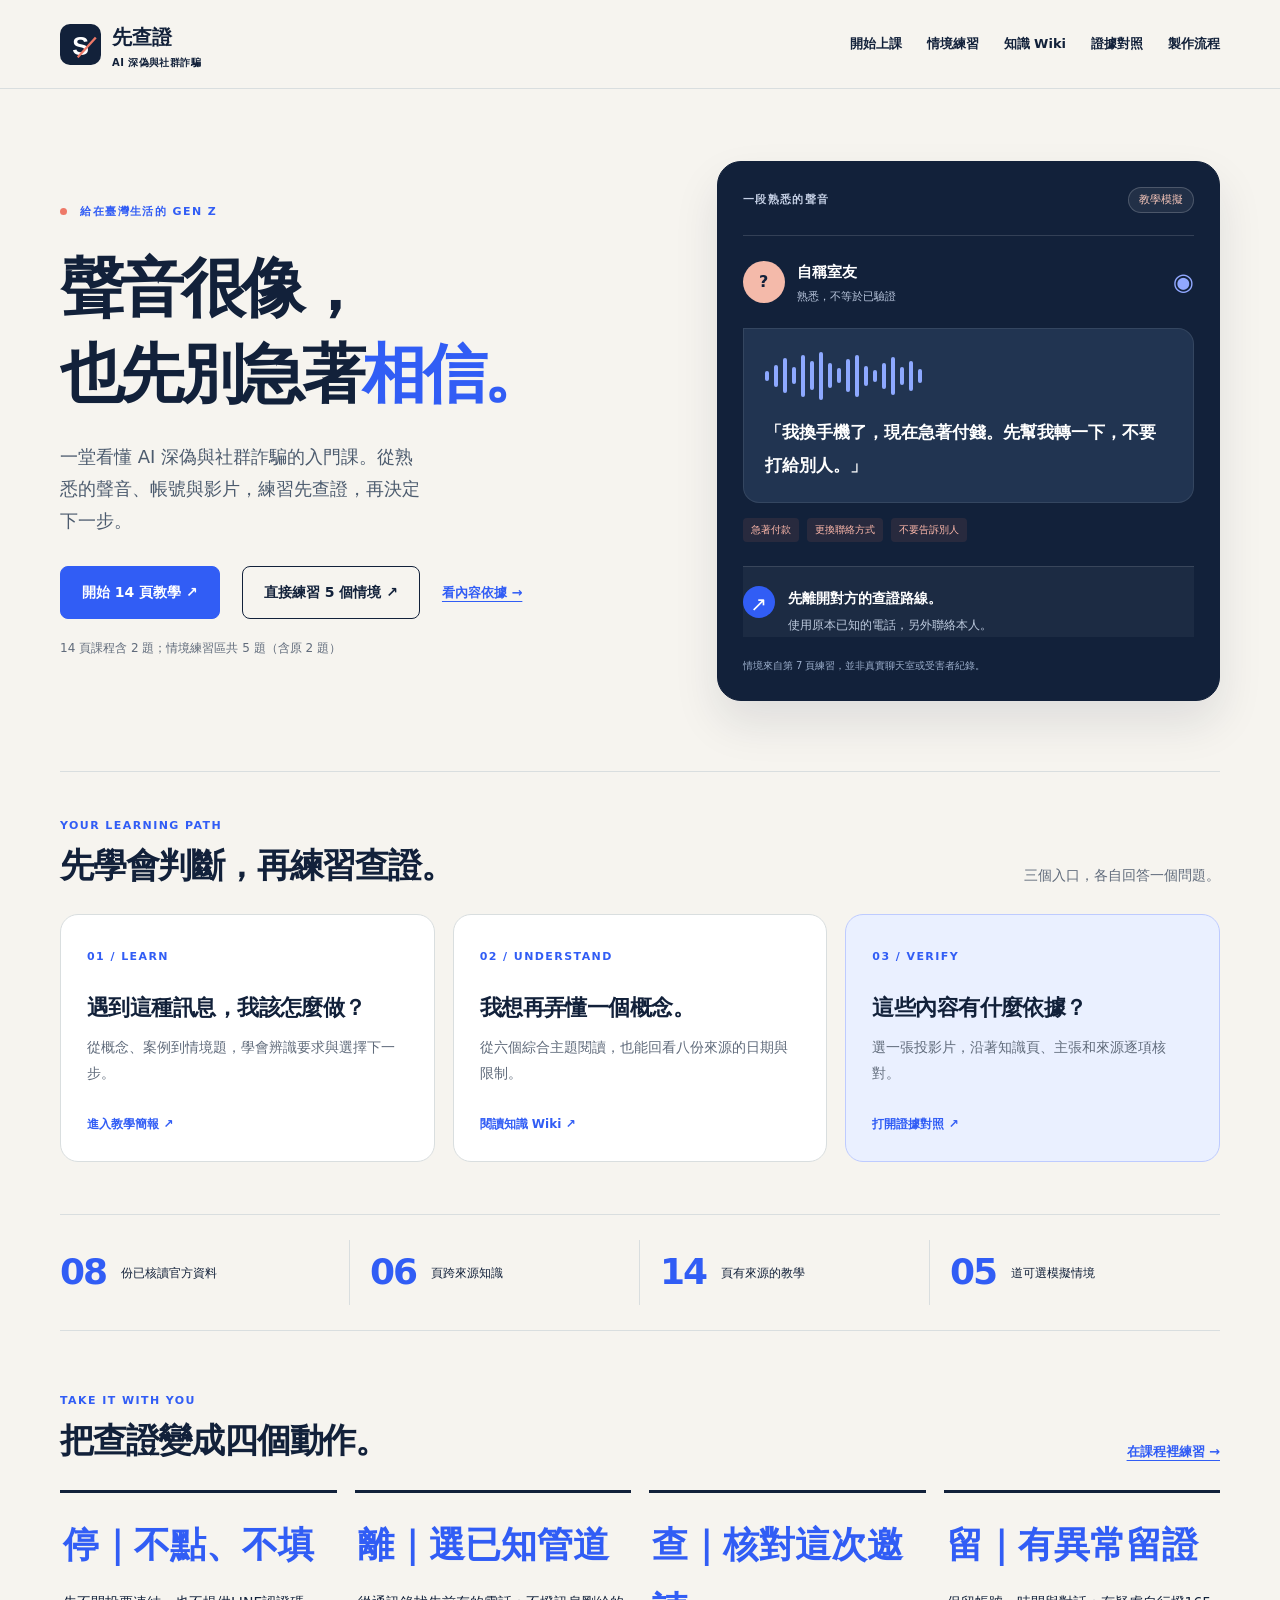
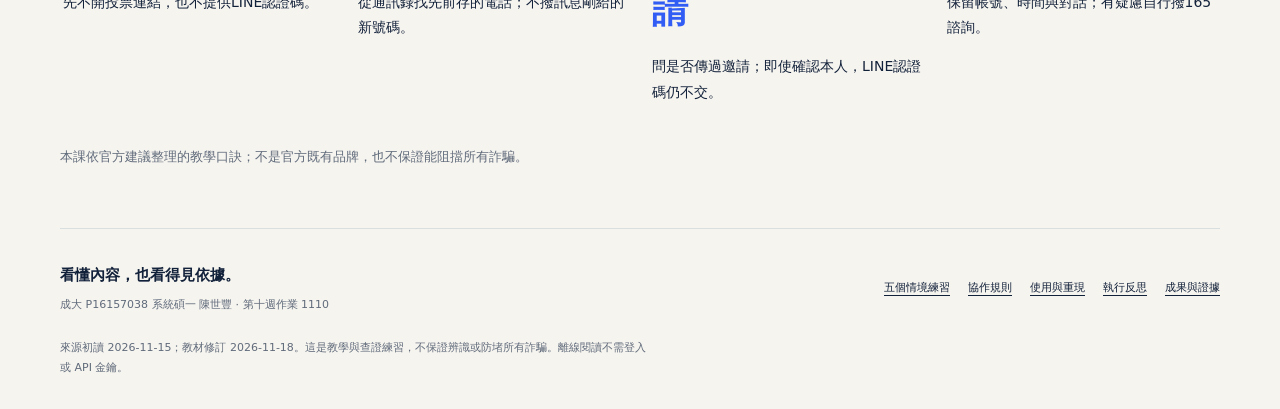
<file: index.html>
<!doctype html><html lang="zh-Hant"><head><meta charset="utf-8"><meta name="viewport" content="width=device-width,initial-scale=1"><meta name="description" content="給在臺灣生活的初學者：透過教學簡報、知識 Wiki 與逐頁證據，認識 AI 深偽和社群詐騙。"><title>先查證，再決定｜AI 深偽與社群詐騙</title><style>:root{--ink:#12213a;--paper:#f6f4ef;--blue:#315df5;--coral:#ee7968;--muted:#606b7b;--line:#d9dedf;--pale:#eaf0ff;--white:#fff;--radius:18px}
*{box-sizing:border-box}html{scroll-behavior:smooth;scroll-padding-top:110px}body{margin:0;background:var(--paper);color:var(--ink);font:16px/1.8 "Noto Sans TC","Microsoft JhengHei",system-ui,sans-serif}a{color:var(--blue);text-underline-offset:4px;overflow-wrap:anywhere}button,input,select{font:inherit}button,a,input,select,summary{touch-action:manipulation}a:focus-visible,button:focus-visible,input:focus-visible,select:focus-visible,summary:focus-visible{outline:3px solid var(--coral);outline-offset:4px}button,summary{cursor:pointer}img{max-width:100%;height:auto}h1,h2,h3,p{margin:0}h1,h2,h3{line-height:1.35}h1{font-size:clamp(38px,5vw,66px);letter-spacing:-.055em;font-weight:850}h2{font-size:clamp(26px,3vw,34px);letter-spacing:-.035em}h3{font-size:21px;letter-spacing:-.025em}p+p{margin-top:14px}code{background:#e9edf6;padding:2px 5px;border-radius:4px;font:13px/1.6 Consolas,monospace;overflow-wrap:anywhere}ul,ol{padding-left:24px}li+li{margin-top:8px}section,article,aside,div{min-width:0}[hidden]{display:none!important}.wrap{width:calc(100% - 56px);max-width:1160px;margin-inline:auto}.section{padding-block:58px;border-top:1px solid var(--line)}.section-heading{display:flex;justify-content:space-between;align-items:end;gap:28px;margin-bottom:26px}.section-heading>p{max-width:34ch;color:var(--muted);font-size:14px}.section-heading h2{margin-top:7px}.section-heading>div>p:not(.eyebrow){margin-top:10px;color:var(--muted)}.eyebrow,.tiny-label,.entry-index{font-size:11px;letter-spacing:.13em;font-weight:800}.eyebrow{color:var(--blue)}.lead{font-size:19px;line-height:1.9;max-width:66ch;color:#4c5b6e;margin-top:24px}.muted,.meta{color:var(--muted);font-size:13px}.type-label{font-size:11px;letter-spacing:.07em;font-weight:800;color:var(--blue)}.small-label{font-size:12px;color:var(--muted)}.skip-link{position:fixed;left:16px;top:10px;transform:translateY(-180%);z-index:100;background:var(--ink);color:white;padding:10px 18px;border-radius:7px}.skip-link:focus{transform:translateY(0)}
.site-header{border-bottom:1px solid var(--line);background:rgba(246,244,239,.97);position:sticky;top:0;z-index:20}.header-inner{max-width:1160px;width:calc(100% - 56px);min-height:88px;margin:auto;display:flex;align-items:center;justify-content:space-between;gap:25px}.brand{display:flex;align-items:center;gap:11px;color:var(--ink);text-decoration:none;font-size:20px;font-weight:850;white-space:nowrap}.brand small{display:block;font-size:10px;line-height:1.5;font-weight:600;letter-spacing:.04em}.brand-symbol{display:grid;place-items:center;width:41px;height:41px;background:var(--ink);border-radius:10px;color:white;font-family:Arial,sans-serif;font-size:25px;position:relative}.brand-symbol>span{position:absolute;color:var(--coral);right:2px;bottom:-3px;font-size:23px}.header-inner nav{display:flex;align-items:center;gap:25px}.header-inner nav a{color:var(--ink);font-size:13px;text-decoration:none;font-weight:700;padding-block:28px}.header-inner nav a:hover,.header-inner nav a[aria-current]{color:var(--blue)}.header-inner nav a[aria-current]{box-shadow:inset 0 -3px var(--blue)}.button{display:inline-flex;align-items:center;justify-content:center;padding:13px 21px;border:1px solid var(--ink);border-radius:8px;text-decoration:none;color:var(--ink);font-size:14px;font-weight:800;min-height:48px}.button:hover{background:var(--ink);color:white}.button-primary{background:var(--blue);border-color:var(--blue);color:white}.button-primary:hover{background:#2146ca;border-color:#2146ca}.button-small{padding:9px 15px;min-height:41px}.text-link,.subtle-link{font-weight:700;font-size:13px}.subtle-link{font-size:12px}.actions{display:flex;flex-wrap:wrap;gap:22px;align-items:center;margin-block:28px 19px}.status-dot{display:inline-block;width:7px;height:7px;background:var(--coral);border-radius:50%;margin-right:8px}
.home-hero{display:grid;grid-template-columns:1.08fr .92fr;align-items:center;gap:66px;padding-block:72px 70px}.hero-copy h1{margin-block:23px}.hero-copy h1>span{color:var(--blue)}.hero-lead{font-size:18px;color:#4c5b6e;max-width:32ch}.hero-note{font-size:12px;color:var(--muted)}.signal-demo{background:var(--ink);color:white;border-radius:24px;padding:25px;box-shadow:0 22px 45px #12213a1a;border:1px solid #12213a;position:relative}.demo-top{display:flex;align-items:center;justify-content:space-between;gap:12px;color:#c4cfe4;padding-bottom:22px;border-bottom:1px solid #ffffff24}.demo-chip{background:#ffffff12;border:1px solid #ffffff30;color:#f5c5b9;border-radius:30px;padding:2px 10px;font-size:11px}.contact-row{display:flex;align-items:center;gap:12px;padding-block:22px}.avatar{display:grid;place-items:center;background:#f4baaa;width:42px;height:42px;border-radius:50%;color:var(--ink);font-weight:900}.contact-row b{font-size:15px}.contact-row div>span{display:block;font-size:11px;color:#b8c5dc}.voice-mark{margin-left:auto;color:#91a8ff;font-size:24px}.voice-bubble{background:#213451;border:1px solid #ffffff16;border-radius:0 16px 16px;padding:21px}.voice-bubble p{font-size:17px;font-weight:600;line-height:1.9}.wave{display:flex;align-items:center;gap:5px;min-height:51px;margin-bottom:15px}.wave i{display:block;width:4px;height:var(--bar);background:#8da8ff;border-radius:4px}.signal-flags{display:flex;gap:8px;flex-wrap:wrap;margin-top:15px}.signal-flags span{background:#ee796819;color:#ffb9ab;font-size:10px;padding:3px 8px;border-radius:4px}.demo-answer{display:flex;align-items:flex-start;gap:13px;background:#ffffff0b;border-top:1px solid #ffffff20;margin-top:24px;padding:19px 0 0}.demo-answer>span{display:grid;place-items:center;background:var(--blue);font-size:20px;width:32px;height:32px;border-radius:50%;flex-shrink:0}.demo-answer p{font-size:12px;color:#bfcce0}.demo-answer b{display:block;color:white;font-size:14px;margin-bottom:4px}.demo-caption{font-size:10px;color:#9baecb;margin-top:20px}.learning-route{padding-block:44px 52px;border-top:1px solid var(--line)}.entry-grid{display:grid;grid-template-columns:repeat(3,1fr);gap:18px}.entry-card{border:1px solid var(--line);border-radius:var(--radius);background:var(--white);padding:26px;text-decoration:none;color:var(--ink);transition:transform .18s,border-color .18s}.entry-card:hover{transform:translateY(-4px);border-color:var(--blue)}.entry-index{color:var(--blue)}.entry-card h3{margin-block:23px 12px;font-size:22px}.entry-card p{font-size:14px;color:var(--muted);line-height:1.85}.entry-card>b{display:block;font-size:12px;color:var(--blue);margin-top:27px}.entry-evidence{background:var(--pale);border-color:#becbff}.fact-strip{display:grid;grid-template-columns:repeat(4,1fr);border-block:1px solid var(--line);padding-block:25px}.fact-strip>div{display:flex;gap:15px;align-items:center;padding-inline:20px;border-right:1px solid var(--line)}.fact-strip>div:first-child{padding-left:0}.fact-strip>div:last-child{border:0}.fact-strip b{font-size:36px;letter-spacing:-.06em;color:var(--blue)}.fact-strip span{font-size:12px;max-width:8em;line-height:1.7}.verification-block{padding-block:60px}.verify-grid{display:grid;grid-template-columns:repeat(4,1fr);gap:18px;margin-bottom:20px}.verify-step{border-top:3px solid var(--ink);padding:20px 3px}.verify-step>span{font-size:36px;font-weight:850;color:var(--blue)}.verify-step p{margin-top:12px;font-size:14px}.site-footer{display:grid;grid-template-columns:1fr auto;gap:18px 30px;border-top:1px solid var(--line);padding-block:32px}.site-footer b{font-size:15px}.site-footer p{font-size:11px;color:var(--muted);margin-top:5px}.footer-links{display:flex;gap:18px;align-items:center;flex-wrap:wrap}.footer-links a{font-size:11px;color:var(--ink)}.footer-note{grid-column:1/-1;max-width:85ch}
.page-hero{padding-block:65px 48px}.page-hero h1{margin-top:17px}.page-hero .lead{max-width:60ch}.evidence-hero{display:grid;grid-template-columns:1fr 280px;gap:70px;align-items:center}.evidence-stamp{border:1px solid #b8c7ff;background:var(--pale);border-radius:var(--radius);padding:26px;display:flex;flex-direction:column;gap:15px}.evidence-stamp b{font-size:33px;line-height:1.55;letter-spacing:-.03em}.evidence-stamp>span:last-of-type{font-size:12px;color:var(--muted)}.requirement-grid{display:grid;grid-template-columns:repeat(3,1fr);gap:16px}.requirement-card{display:flex;flex-direction:column;align-items:start;border:1px solid var(--line);border-radius:13px;padding:23px;background:white}.requirement-card h3{margin-top:15px;font-size:19px}.requirement-card p{font-size:13px;color:var(--muted);margin-block:10px 16px}.result-line{font-size:11px;background:#edf2fa;color:#425d82;border-radius:4px;padding:3px 7px;margin-top:auto}.requirement-card>a{margin-top:16px}.trace-section{scroll-margin-top:100px}.trace-control{display:flex;gap:15px;align-items:center;background:var(--ink);border-radius:12px;padding:22px;color:white;margin-bottom:20px}.trace-control label{font-size:13px;font-weight:700;flex-shrink:0}.trace-control select{min-width:0;width:100%;padding:12px;background:white;color:var(--ink);border-radius:6px;border:1px solid #ffffff60;font-size:14px}.trace-control>span{font-size:11px;white-space:nowrap;color:#bac8df}.trace-title{background:white;border:1px solid var(--line);border-radius:13px;padding:25px}.trace-title-top{display:flex;gap:12px;align-items:center;margin-bottom:11px}.trace-title h3{font-size:27px;max-width:36ch}.trace-title>p{font-size:13px;color:var(--muted);margin-top:11px}.trace-links{display:flex;gap:15px;flex-wrap:wrap;margin-top:19px}.trace-path{display:grid;grid-template-columns:repeat(3,1fr);gap:12px;margin-block:14px}.trace-stage{padding:19px;background:#edf0f7;border-radius:9px}.trace-stage>span{font-size:10px;letter-spacing:.09em;color:var(--muted);font-weight:800}.trace-stage>b{display:block;font-size:15px;margin-top:5px}.trace-stage a{display:block;font-size:12px;margin-top:8px}.trace-subtitle{font-size:20px;margin-block:29px 16px}.trace-claims{display:grid;gap:12px}.trace-claim{background:white;border:1px solid var(--line);border-left:3px solid var(--blue);border-radius:0 10px 10px 0;padding:21px}.claim-meta{display:flex;flex-wrap:wrap;gap:12px;align-items:center}.trace-claim p{font-size:15px;line-height:1.9;margin-block:10px}.claim-location{font-size:12px;color:var(--muted)}.source-cite{display:flex;gap:12px;align-items:start;padding-top:13px;border-top:1px solid #e8ebef;margin-top:13px}.source-cite>span{font-size:11px;white-space:nowrap;color:var(--muted)}.source-cite>a{font-size:12px;font-weight:650}.query-list{display:grid;gap:13px}.query-card{border:1px solid var(--line);border-radius:11px;background:white;padding:22px}.query-card h4{font-size:16px;margin:10px 0}.query-card p{font-size:13px;color:#4c5b6e;line-height:1.9}.query-card details{margin-top:15px;font-size:12px}.query-card details p{margin-top:10px;font-size:12px}.query-card .trace-links{margin-top:13px}.id-chip{display:inline-flex;align-items:center;background:var(--pale);color:var(--blue);font:700 11px/1.6 Consolas,monospace;padding:4px 8px;border-radius:5px;text-decoration:none}.check-grid{display:grid;grid-template-columns:repeat(3,1fr);gap:17px}.check-card{display:flex;flex-direction:column;align-items:start;background:white;border:1px solid var(--line);border-radius:12px;padding:24px}.check-card h3{font-size:23px;margin-block:20px 10px}.check-card p{font-size:13px;color:var(--muted);margin-bottom:18px}.check-card time{display:block;font-size:10px;color:var(--muted);margin-top:auto;margin-bottom:10px}.record-boundary{font-size:11px;color:var(--muted);margin-top:18px;max-width:95ch}.record-details{margin-top:25px;border:1px solid var(--line);border-radius:8px;background:white}.record-details summary{padding:17px 20px;font-size:13px;font-weight:700}.table-wrap{overflow-x:auto}table{width:100%;border-collapse:collapse;font-size:12px}th,td{text-align:left;vertical-align:top;padding:14px 17px;border-top:1px solid var(--line);overflow-wrap:anywhere}th{background:#eef1f8}.test-status{font-size:10px;font-weight:800;border-radius:5px;padding:4px 8px;white-space:nowrap}.test-status.pass{background:#e7f1e9;color:#296845}.test-status.fail{background:#fde6e1;color:#9d4133}.proof-grid{display:grid;grid-template-columns:repeat(2,1fr);gap:21px}.proof-card{margin:0;background:white;border:1px solid var(--line);border-radius:12px;overflow:hidden}.proof-title{padding:18px 21px;display:flex;align-items:center;gap:12px}.proof-title>span{font-size:11px;font-weight:800;color:var(--blue)}.proof-title h3{font-size:17px}.proof-image-link{display:block;background:#e6ebf5;aspect-ratio:1.8;overflow:hidden}.proof-image-link img{display:block;width:100%;height:100%;object-fit:contain}.proof-card figcaption{padding:17px 21px;border-top:1px solid var(--line)}.proof-card figcaption b{font-size:12px}.proof-card figcaption p{font-size:10px;color:var(--muted);margin-top:8px}.proof-placeholder{display:grid;place-content:center;text-align:center;background:#edf1f8;aspect-ratio:1.8;padding:20px}.proof-placeholder span{font-size:30px;color:var(--blue)}.proof-placeholder p{font-size:12px;color:var(--muted)}.provenance-note>p{font-size:14px;color:var(--muted);margin-top:18px;max-width:90ch}.link-row{display:flex;gap:11px;flex-wrap:wrap;margin-top:25px}.link-row a{padding:8px 13px;background:white;border:1px solid var(--line);border-radius:5px;font-size:12px;text-decoration:none}
.wiki-intro{padding-block:42px 31px;display:flex;align-items:center;justify-content:space-between;gap:35px}.page-heading{font-size:34px;font-weight:850;letter-spacing:-.035em;line-height:1.4;margin-top:12px}.intro-copy{font-size:14px;color:var(--muted);max-width:63ch;margin-top:12px}.inline-callout{flex-shrink:0;padding:18px 20px;background:var(--pale);border-radius:9px;text-decoration:none;font-size:11px}.inline-callout>b{display:block;font-size:13px;margin-top:6px}.wiki-layout{display:grid;grid-template-columns:270px minmax(0,1fr);gap:26px;align-items:start;padding-bottom:50px}.wiki-sidebar{position:sticky;top:110px;background:white;border:1px solid var(--line);border-radius:13px;overflow:hidden}.sidebar-top{padding:20px 18px;border-bottom:1px solid var(--line)}.sidebar-top label{display:block;font-size:13px;font-weight:800;margin-bottom:10px}.search-box{display:flex;align-items:center;gap:7px;border:1px solid #b8c3d3;border-radius:6px;padding:7px 10px}.search-box>span{font-size:23px;line-height:1;color:var(--muted)}.search-box input{width:100%;min-width:0;border:0;background:transparent;font-size:12px;padding:4px;outline-offset:3px}.sidebar-top .meta{margin-top:9px;font-size:10px}#wiki-list{max-height:50vh;overflow:auto;padding:13px 12px}.nav-group-title{margin:9px 8px 5px;color:var(--muted);font-size:10px;font-weight:800;letter-spacing:.06em}.wiki-nav-link{display:block;padding:9px 9px;border-radius:6px;text-decoration:none;color:var(--ink);font-size:12px;line-height:1.65}.wiki-nav-link[aria-current]{color:var(--blue);background:var(--pale);font-weight:750}.wiki-nav-link:hover{background:#f0f3fa}.wiki-nav-link>span{display:block;font-size:9px;color:var(--muted);font-family:Consolas,monospace;margin-bottom:3px}.sidebar-footer{padding:15px 18px;background:#f7f8fb;border-top:1px solid var(--line)}.sidebar-footer a{font-size:10px;margin-right:12px}.sidebar-footer p{font-size:10px;color:var(--muted);margin-top:10px}.wiki-article{background:white;border:1px solid var(--line);padding:32px 35px;border-radius:13px;overflow-wrap:anywhere}.article-tools{display:flex;gap:15px;align-items:center;flex-wrap:wrap;padding-bottom:22px;border-bottom:1px solid var(--line);margin-bottom:26px}.article-tools .muted{font-size:10px}.article-tools>a{margin-left:auto;font-size:10px}.document h1{font-size:33px;line-height:1.5;letter-spacing:-.035em;margin-bottom:24px}.document h2{font-size:22px;margin-block:31px 15px}.document h3{font-size:18px;margin-block:25px 12px}.document p,.document li{font-size:14px;line-height:1.95}.document>p:first-of-type{font-size:11px;color:var(--muted)}.document>p+p{margin-top:14px}.document a{font-weight:600}.source-profile{margin-top:30px;padding:22px;background:#f2f5fb;border-radius:9px}.profile-row{display:grid;grid-template-columns:80px 1fr;gap:14px;margin-bottom:13px}.profile-row>span{font-size:11px;color:var(--muted)}.profile-row>b,.profile-row>p{font-size:12px;font-weight:500}.source-actions{display:flex;gap:17px;flex-wrap:wrap;align-items:center;margin-top:20px}.boundary{margin-top:27px;border-left:3px solid var(--coral);padding:19px 22px;background:#fff4ef}.boundary h2{font-size:18px;margin-top:6px}.boundary li{font-size:12px;line-height:1.9}.claim-section{margin-top:35px;border-top:1px solid var(--line);padding-top:28px}.claim-section h2{font-size:22px}.chip-row{display:flex;gap:6px;flex-wrap:wrap}.claim-list{list-style:none;margin:22px 0 0;padding:0}.claim-item{padding:19px 0;border-top:1px solid #e7ebf0;scroll-margin-top:118px}.claim-item>div{display:flex;gap:13px;align-items:center;flex-wrap:wrap}.claim-item p{font-size:13px;margin-block:10px}.claim-item.is-highlighted{background:#fff2e8;outline:2px solid var(--coral);border-radius:7px;padding:16px}.related-section{margin-top:27px;border-top:1px solid var(--line);padding-top:25px}.related-section h2{font-size:20px;margin-bottom:17px}.related-link{display:block;margin-top:10px;font-size:13px}
.graph-board{display:grid;grid-template-columns:repeat(3,1fr);gap:25px;align-items:start}.graph-phase{position:relative;border:1px solid var(--line);border-radius:14px;background:#eaf0fa;padding:19px}.graph-phase:nth-child(2){background:#eef0f8}.graph-phase:nth-child(3){background:#f5eee9}.graph-phase>header{display:flex;gap:11px;align-items:center;margin-bottom:23px}.graph-phase>header>span{font-size:11px;color:var(--blue);font-weight:800}.graph-phase h3{font-size:17px}.graph-phase:not(:last-child)::after{content:'→';position:absolute;right:-21px;top:21px;color:var(--blue);font-size:24px;z-index:1}.graph-node{display:flex;flex-direction:column;align-items:start;background:white;border:1px solid #d5dce9;border-radius:8px;padding:15px;text-decoration:none;color:var(--ink)}.graph-node:hover{border-color:var(--blue)}.graph-node>span{font:700 10px Consolas,monospace;color:var(--blue)}.graph-node>b{font-size:15px;margin-top:7px}.graph-node>small{font-size:10px;color:var(--muted);margin-top:5px}.graph-arrow{display:block;text-align:center;color:#97a7c0;font-size:19px;line-height:1.6}.return-lanes{display:grid;grid-template-columns:repeat(3,1fr);gap:13px;margin-top:22px}.return-lanes>a{font-size:11px;padding:13px;border:1px dashed #d2a294;color:#8e4a3b;border-radius:7px;text-decoration:none;background:#fff7f0}.return-lanes span{font-size:17px;margin-right:5px}.node-list{display:grid;gap:11px}.node-detail{border:1px solid var(--line);background:white;border-radius:9px;scroll-margin-top:110px}.node-detail>summary{padding:18px 22px;font-size:15px;font-weight:700}.node-detail>summary>span{display:inline-block;color:var(--blue);font:700 11px Consolas,monospace;margin-right:20px}.node-content{padding:0 24px 24px}.node-content dl{margin:0}.node-content dl>div{display:grid;grid-template-columns:100px 1fr;gap:15px;border-top:1px solid #e7ebf1;padding-block:12px}.node-content dt{font-size:11px;color:var(--muted)}.node-content dd{margin:0;font-size:13px}.process-pending{margin-top:15px;font-size:11px;background:#fff3e8;padding:14px;border-radius:6px}.repair-grid{display:grid;grid-template-columns:repeat(3,1fr);gap:18px}.repair-grid>article{background:white;border:1px solid var(--line);border-radius:11px;padding:23px}.repair-grid>article>span{font-size:10px;font-weight:800;color:var(--blue)}.repair-grid h3{font-size:20px;margin-block:15px}.repair-grid code{display:block;font-size:10px;margin-block:15px}.repair-grid p{font-size:13px;color:var(--muted)}.stop-rules{display:grid;grid-template-columns:1.3fr 1fr;gap:60px}.stop-rules p{font-size:13px;color:var(--muted);margin-top:17px}.stop-rules b{display:inline-block;background:var(--ink);color:white;border-radius:6px;padding:8px 13px;font-size:14px;margin:0 8px 10px 0}
@media(max-width:950px){.home-hero{gap:32px}.hero-copy h1{font-size:49px}.header-inner nav{gap:17px}.fact-strip>div{padding-inline:13px;gap:10px}.wiki-layout{grid-template-columns:230px 1fr;gap:18px}.wiki-article{padding:26px}.trace-path{gap:8px}.trace-stage{padding:15px}.evidence-hero{gap:35px;grid-template-columns:1fr 235px}.check-grid{gap:12px}.check-card{padding:19px}.entry-card{padding:22px}.return-lanes{grid-template-columns:1fr}.stop-rules{gap:30px}}
@media(max-width:720px){html{scroll-padding-top:124px}.wrap,.header-inner{width:calc(100% - 36px)}.header-inner{min-height:110px;align-items:start;flex-direction:column;gap:8px;padding-top:15px}.brand{font-size:17px}.brand-symbol{width:33px;height:33px;font-size:20px}.brand small{font-size:8px}.header-inner nav{width:100%;justify-content:space-between;gap:10px}.header-inner nav a{font-size:11px;padding-block:8px 12px}.home-hero{grid-template-columns:1fr;padding-block:36px 42px;gap:31px}.hero-copy h1{font-size:43px;letter-spacing:-.06em;line-height:1.3;margin-block:18px}.hero-lead{font-size:16px;max-width:34ch}.hero-note{font-size:10px}.actions{gap:16px;margin-top:23px}.button{font-size:12px;padding:12px 15px}.text-link{font-size:12px}.signal-demo{padding:21px;border-radius:18px}.demo-top{padding-bottom:17px}.contact-row{padding-block:17px}.voice-bubble{padding:17px}.voice-bubble p{font-size:16px}.wave{gap:5px}.wave i{width:4px}.section,.learning-route,.verification-block{padding-block:35px}.section-heading{display:block;margin-bottom:21px}.section-heading>p{margin-top:12px;max-width:40ch}.section-heading>a{display:inline-block;margin-top:14px}.section-heading h2,h2{font-size:26px}.entry-grid,.requirement-grid,.check-grid,.repair-grid,.proof-grid{grid-template-columns:1fr}.entry-card h3{margin-top:15px;font-size:22px}.entry-card>b{margin-top:18px}.fact-strip{grid-template-columns:repeat(2,1fr);gap:17px 0;padding-block:20px}.fact-strip>div{padding-inline:15px}.fact-strip>div:nth-child(2){border-right:0}.fact-strip>div:nth-child(3){padding-left:0}.fact-strip b{font-size:31px}.verify-grid{grid-template-columns:repeat(2,1fr);gap:16px}.verify-step{padding-top:13px}.verify-step>span{font-size:31px}.verify-step p{font-size:12px}.site-footer{grid-template-columns:1fr;padding-block:25px}.footer-links{gap:16px}.footer-note{grid-column:auto}.page-hero{padding-block:35px}.page-hero h1{font-size:41px}.lead{font-size:16px;margin-top:20px}.evidence-hero{grid-template-columns:1fr;gap:25px}.evidence-stamp{padding:21px;gap:10px}.evidence-stamp b{font-size:27px}.evidence-stamp b br{display:none}.requirement-card{padding:22px}.trace-control{display:block;padding:18px}.trace-control label{display:block;margin-bottom:12px}.trace-control select{display:block;font-size:12px;width:100%}.trace-control>span{display:block;margin-top:9px}.trace-title{padding:21px}.trace-title h3{font-size:24px}.trace-path{grid-template-columns:1fr}.trace-stage{padding:17px}.trace-claim{padding:18px}.trace-claim p{font-size:14px}.source-cite{display:block}.source-cite>a{display:block;margin-top:6px}.query-card{padding:19px}.check-card h3{font-size:24px}.check-card time{margin-top:10px}.record-details summary{font-size:12px;padding:16px}.proof-title{padding:17px}.proof-image-link{aspect-ratio:1.5}.provenance-note>p{font-size:13px}.wiki-intro{display:block;padding-block:29px}.page-heading{font-size:29px}.intro-copy{font-size:13px}.inline-callout{display:block;margin-top:18px;padding:14px 16px}.inline-callout>b{display:inline;margin-left:13px}.wiki-layout{grid-template-columns:1fr;gap:21px}.wiki-sidebar{position:static}.sidebar-top{padding:16px}.sidebar-top .meta{margin-top:6px}#wiki-list{max-height:200px;padding:8px 10px}.wiki-nav-link{padding:8px 9px}.sidebar-footer{padding:12px 16px}.sidebar-footer p{margin-top:6px}.wiki-article{padding:23px 20px}.article-tools{gap:11px;margin-bottom:22px;padding-bottom:18px}.article-tools>a{margin-left:0}.document h1{font-size:29px}.document h2{font-size:22px}.document p,.document li{font-size:14px}.source-profile{padding:18px}.profile-row{grid-template-columns:67px 1fr;gap:10px}.boundary{padding:17px}.claim-item>div{gap:9px}.graph-board{grid-template-columns:1fr;gap:28px}.graph-phase:not(:last-child)::after{content:'↓';right:50%;top:auto;bottom:-31px}.graph-phase{padding:19px}.return-lanes{margin-top:20px}.node-detail>summary{padding:17px;font-size:14px}.node-detail>summary>span{margin-right:13px}.node-content{padding:0 18px 20px}.node-content dl>div{grid-template-columns:77px 1fr;gap:9px}.node-content dd{font-size:12px}.stop-rules{grid-template-columns:1fr;gap:20px}th,td{padding:12px 10px;font-size:11px}}
@media(prefers-reduced-motion:reduce){html{scroll-behavior:auto}*{transition:none!important}}@media print{.site-header,.skip-link,.wiki-sidebar,.actions{display:none}.wrap{width:100%;max-width:none}.wiki-layout{display:block}.wiki-article{border:0;padding:0}.section{break-inside:avoid;padding-block:20px}.site-footer{margin-top:20px}.proof-card{break-inside:avoid}body{background:white}}
</style></head><body class="portal-page"><a class="skip-link" href="#main">跳至主要內容</a><header class="site-header"><div class="header-inner"><a class="brand" href="index.html"><span class="brand-symbol" aria-hidden="true">S<span>／</span></span><span>先查證<small>AI 深偽與社群詐騙</small></span></a><nav aria-label="主要導覽"><a href="deck.html">開始上課</a><a href="practice.html">情境練習</a><a href="wiki.html">知識 Wiki</a><a href="evidence.html">證據對照</a><a href="workflow.html">製作流程</a></nav></div></header><main id="main"><section class="home-hero wrap"><div class="hero-copy"><p class="eyebrow"><span class="status-dot"></span> 給在臺灣生活的 GEN Z</p><h1>聲音很像，<br>也先別急著<span>相信。</span></h1><p class="hero-lead">一堂看懂 AI 深偽與社群詐騙的入門課。從熟悉的聲音、帳號與影片，練習先查證，再決定下一步。</p><div class="actions"><a href="deck.html" class="button button-primary">開始 14 頁教學 ↗</a><a href="practice.html" class="button">直接練習 5 個情境 ↗</a><a href="evidence.html#slide=s06" class="text-link">看內容依據 →</a></div><p class="hero-note">14 頁課程含 2 題；情境練習區共 5 題（含原 2 題）</p></div><div class="signal-demo" aria-label="教學模擬：自稱室友的急迫轉帳訊息"><div class="demo-top"><span class="tiny-label">一段熟悉的聲音</span><span class="demo-chip">教學模擬</span></div><div class="contact-row"><span class="avatar" aria-hidden="true">?</span><div><b>自稱室友</b><span>熟悉，不等於已驗證</span></div><span class="voice-mark" aria-hidden="true">◉</span></div><div class="voice-bubble"><div class="wave" aria-hidden="true"><i style="--bar:10px"></i><i style="--bar:22px"></i><i style="--bar:35px"></i><i style="--bar:17px"></i><i style="--bar:42px"></i><i style="--bar:29px"></i><i style="--bar:48px"></i><i style="--bar:25px"></i><i style="--bar:15px"></i><i style="--bar:33px"></i><i style="--bar:42px"></i><i style="--bar:20px"></i><i style="--bar:12px"></i><i style="--bar:26px"></i><i style="--bar:38px"></i><i style="--bar:18px"></i><i style="--bar:30px"></i><i style="--bar:14px"></i></div><p>「我換手機了，現在急著付錢。先幫我轉一下，不要打給別人。」</p></div><div class="signal-flags"><span>急著付款</span><span>更換聯絡方式</span><span>不要告訴別人</span></div><div class="demo-answer"><span aria-hidden="true">↗</span><p><b>先離開對方的查證路線。</b>使用原本已知的電話，另外聯絡本人。</p></div><p class="demo-caption">情境來自第 7 頁練習，並非真實聊天室或受害者紀錄。</p></div></section><section class="wrap learning-route"><div class="section-heading"><div><p class="eyebrow">YOUR LEARNING PATH</p><h2>先學會判斷，再練習查證。</h2></div><p>三個入口，各自回答一個問題。</p></div><div class="entry-grid"><a href="deck.html" class="entry-card"><span class="entry-index">01 / LEARN</span><h3>遇到這種訊息，我該怎麼做？</h3><p>從概念、案例到情境題，學會辨識要求與選擇下一步。</p><b>進入教學簡報 ↗</b></a><a href="wiki.html" class="entry-card"><span class="entry-index">02 / UNDERSTAND</span><h3>我想再弄懂一個概念。</h3><p>從六個綜合主題閱讀，也能回看八份來源的日期與限制。</p><b>閱讀知識 Wiki ↗</b></a><a href="evidence.html" class="entry-card entry-evidence"><span class="entry-index">03 / VERIFY</span><h3>這些內容有什麼依據？</h3><p>選一張投影片，沿著知識頁、主張和來源逐項核對。</p><b>打開證據對照 ↗</b></a></div></section><section class="wrap fact-strip"><div><b>08</b><span>份已核讀官方資料</span></div><div><b>06</b><span>頁跨來源知識</span></div><div><b>14</b><span>頁有來源的教學</span></div><div><b>05</b><span>道可選模擬情境</span></div></section><section class="wrap verification-block"><div class="section-heading"><div><p class="eyebrow">TAKE IT WITH YOU</p><h2>把查證變成四個動作。</h2></div><a href="deck.html#s11" class="text-link">在課程裡練習 →</a></div><div class="verify-grid"><article class="verify-step"><span>停｜不點、不填</span><p>先不開投票連結，也不提供LINE認證碼。</p></article><article class="verify-step"><span>離｜選已知管道</span><p>從通訊錄找先前存的電話；不撥訊息剛給的新號碼。</p></article><article class="verify-step"><span>查｜核對這次邀請</span><p>問是否傳過邀請；即使確認本人，LINE認證碼仍不交。</p></article><article class="verify-step"><span>留｜有異常留證</span><p>保留帳號、時間與對話；有疑慮自行撥165諮詢。</p></article></div><p class="meta">本課依官方建議整理的教學口訣；不是官方既有品牌，也不保證能阻擋所有詐騙。</p></section></main><footer class="site-footer wrap"><div><b>看懂內容，也看得見依據。</b><p>成大 P16157038 系統碩一 陳世豐 · 第十週作業 1110</p></div><div class="footer-links"><a href="practice.html" class="">五個情境練習</a><a href="AGENTS.md" class="">協作規則</a><a href="README.md" class="">使用與重現</a><a href="reflection.md" class="">執行反思</a><a href="evidence.html" class="">成果與證據</a></div><p class="footer-note">來源初讀 2026-11-15；教材修訂 2026-11-18。這是教學與查證練習，不保證辨識或防堵所有詐騙。離線閱讀不需登入或 API 金鑰。</p></footer><script>/* Offline portal enhancements. Source and evidence JSON are embedded by the renderer. */
(() => {
  "use strict";
  const byId = (id) => document.getElementById(id);
  const read = (id) => { const n = byId(id); return n ? JSON.parse(n.textContent) : null; };
  const make = (tag, text, cls) => { const n = document.createElement(tag); if (text !== undefined) n.textContent = text; if (cls) n.className = cls; return n; };
  const anchor = (href, text, cls = "subtle-link") => { const n = make("a", text, cls); n.href = href; return n; };
  const wikiHref = (path, claim) => `wiki.html#page=${encodeURIComponent(path)}${claim ? `&claim=${encodeURIComponent(claim)}` : ""}`;
  const params = () => new URLSearchParams(location.hash.slice(1));
  const pages = read("wiki-data");
  if (pages) {
    const search = byId("wiki-search"), list = byId("wiki-list"), article = byId("wiki-article");
    let selected;
    const navigation = () => {
      const value = search.value.normalize("NFKC").toLocaleLowerCase("zh-Hant").trim();
      const matching = pages.filter((p) => [p.id, p.title, p.summary, ...p.sources, ...p.claims.map((c) => `${c.id} ${c.text}`)].join(" ").normalize("NFKC").toLocaleLowerCase("zh-Hant").includes(value));
      list.replaceChildren();
      for (const [kind, label] of [["concept", "六個綜合主題"], ["source", "逐篇官方來源"]]) {
        const group = matching.filter((p) => p.kind === kind);
        if (!group.length) continue;
        list.append(make("p", label, "nav-group-title"));
        for (const p of group) {
          const a = anchor(wikiHref(p.path), undefined, "wiki-nav-link");
          a.append(make("span", p.id), document.createTextNode(p.title));
          if (p.path === selected?.path) a.setAttribute("aria-current", "page");
          list.append(a);
        }
      }
      if (!matching.length) list.append(make("p", "沒有符合的頁面，請改用較短關鍵字。", "meta"));
      byId("wiki-result-count").textContent = `${matching.length} 頁符合，共 ${pages.length} 頁`;
    };
    const show = (shouldScroll = false) => {
      selected = pages.find((p) => p.path === params().get("page")) || pages.find((p) => p.kind === "concept");
      // HTML is compiled from local, escaped source Markdown; no user input enters it.
      article.innerHTML = selected.html;
      document.title = `${selected.title}｜知識 Wiki`;
      navigation();
      const claim = params().get("claim");
      const target = claim ? byId(`claim-${claim}`) : null;
      if (target) { target.classList.add("is-highlighted"); target.scrollIntoView({ block: "center" }); }
      else if (shouldScroll && innerWidth <= 720) article.scrollIntoView({ block: "start" });
    };
    search.addEventListener("input", navigation);
    search.addEventListener("search", navigation);
    addEventListener("hashchange", () => show(true));
    show();
  }

  const trace = read("trace-data");
  if (trace) {
    const select = byId("trace-select"), panel = byId("trace-panel");
    const draw = (id) => {
      const item = trace.find((x) => x.slide === id) || trace.find((x) => x.slide === "s06") || trace[0];
      select.value = item.slide;
      panel.replaceChildren();
      const header = make("div", undefined, "trace-title");
      const top = make("div", undefined, "trace-title-top");
      top.append(make("span", item.slide.toUpperCase(), "id-chip"), make("span", "實際教學頁面", "small-label"));
      header.append(top, make("h3", item.title));
      if (item.lead) header.append(make("p", item.lead));
      const actions = make("div", undefined, "trace-links");
      actions.append(anchor(`deck.html#${item.slide}`, "打開這張投影片 ↗", "button button-small"), anchor(item.draft_path, "逐頁稿原檔 ↗"));
      header.append(actions);
      panel.append(header);

      const path = make("div", undefined, "trace-path");
      const stage1 = make("div", undefined, "trace-stage");
      stage1.append(make("span", "01 / 先讀知識"), make("b", "使用的 Wiki 頁"));
      for (const p of item.pages) stage1.append(anchor(wikiHref(p.path), `${p.id} · ${p.title} ↗`));
      const stage2 = make("div", undefined, "trace-stage");
      stage2.append(make("span", "02 / 查詢與整理"), make("b", "保存的問題與證據卡"));
      for (const q of item.queries) stage2.append(anchor(q.card_path, `${q.id} · ${q.question} ↗`));
      const stage3 = make("div", undefined, "trace-stage");
      stage3.append(make("span", "03 / 寫成教材"), make("b", "引用對應到這一頁"), anchor(`deck.html#${item.slide}`, `${item.slide.toUpperCase()} · 開啟實際 HTML ↗`));
      path.append(stage1, stage2, stage3); panel.append(path);

      panel.append(make("h3", "主張、原文位置與日期", "trace-subtitle"));
      const claims = make("div", undefined, "trace-claims");
      for (const claim of item.claims) {
        const box = make("article", undefined, "trace-claim");
        const meta = make("div", undefined, "claim-meta");
        meta.append(make("span", claim.id, "id-chip"), make("span", `來源日期 ${claim.date}`, "small-label"));
        box.append(meta, make("p", claim.text), make("div", `原文位置：${claim.location || claim.locator || "未另列"}`, "claim-location"));
        const cite = make("div", undefined, "source-cite");
        cite.append(make("span", claim.source_id), anchor(claim.url, `${claim.source_title} ↗`));
        box.append(cite, make("p", claim.issuer, "meta"));
        const links = make("div", undefined, "trace-links");
        links.append(anchor(wikiHref(`sources/${claim.source_id}.md`, claim.id), "Wiki 來源與限制 ↗"), anchor(claim.raw_path, "封存節錄 ↗"));
        box.append(links); claims.append(box);
      }
      panel.append(claims, make("h3", "當時問了什麼，整理出什麼？", "trace-subtitle"));
      const queries = make("div", undefined, "query-list");
      for (const q of item.queries) {
        const box = make("article", undefined, "query-card");
        box.append(make("span", q.id, "id-chip"), make("h4", q.question), make("p", q.answer));
        const details = make("details");
        details.append(make("summary", "查看保存的證據卡摘要"), make("p", q.card_answer));
        const links = make("div", undefined, "trace-links");
        links.append(anchor(q.query_path, `${q.id} 查詢紀錄 ↗`), anchor(q.card_path, `${q.id} 證據卡檔案 ↗`));
        box.append(details, links); queries.append(box);
      }
      panel.append(queries);
      if (item.note) { const n = make("p", item.note, "record-boundary"); panel.append(n); }
    };
    select.addEventListener("change", () => { history.replaceState(null, "", `#slide=${select.value}`); draw(select.value); });
    addEventListener("hashchange", () => { const id = params().get("slide"); if (id) draw(id); });
    draw(params().get("slide") || select.value);
  }

  const revealNode = () => {
    if (!location.hash.startsWith("#detail-")) return;
    const node = byId(location.hash.slice(1));
    if (node?.tagName === "DETAILS") node.open = true;
  };
  addEventListener("hashchange", revealNode);
  revealNode();
})();
</script></body></html>
</file>
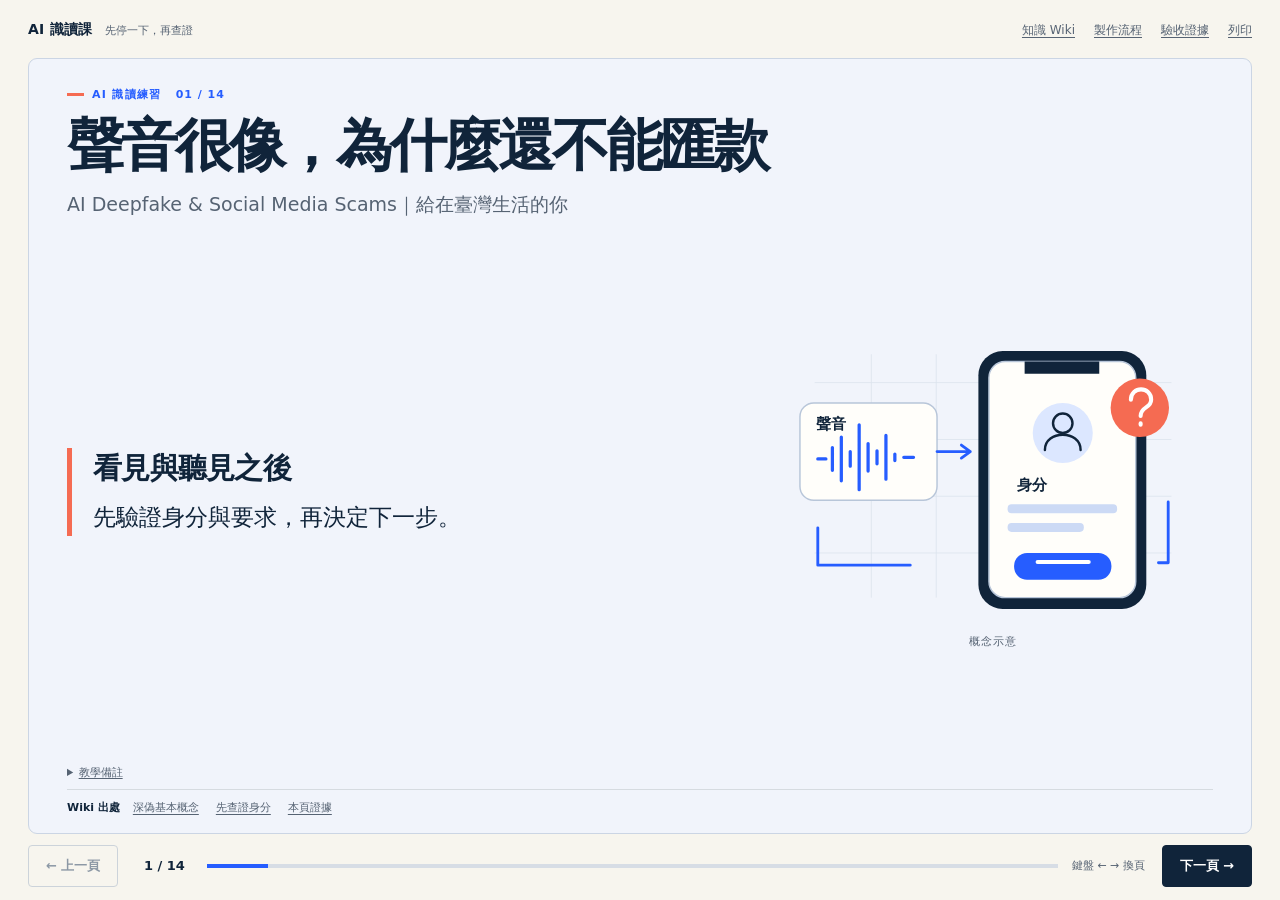
<file: deck.html>
<!doctype html>
<html lang="zh-Hant"><head><meta charset="utf-8"><meta name="viewport" content="width=device-width,initial-scale=1"><meta name="color-scheme" content="light"><meta name="generator" content="HW10 deterministic approved-text renderer"><title>聲音很像，為什麼還不能匯款</title><style>:root {
  color-scheme: light;
  --ink: #10243a;
  --paper: #f7f5ee;
  --canvas: #fffefa;
  --blue: #265dff;
  --coral: #f56b52;
  --muted: #566373;
  --line: #d6dbe0;
  --blue-wash: #eaf0ff;
  --coral-wash: #ffede7;
  --green: #245b42;
  --green-wash: #e3f2e8;
}

*, *::before, *::after { box-sizing: border-box; }
html { min-width: 0; scroll-behavior: smooth; }
body.deck-page {
  margin: 0;
  min-width: 0;
  color: var(--ink);
  background: var(--paper);
  font-family: "Microsoft JhengHei", "PingFang TC", system-ui, sans-serif;
  line-height: 1.55;
  -webkit-font-smoothing: antialiased;
  text-rendering: optimizeLegibility;
}
button, input, select, textarea { font: inherit; }
button, a { -webkit-tap-highlight-color: transparent; }
button { cursor: pointer; }
a { color: inherit; text-underline-offset: .23em; }
a:hover { color: var(--blue); }
button:focus-visible, a:focus-visible, summary:focus-visible { outline: 3px solid var(--blue); outline-offset: 4px; }
[hidden] { display: none !important; }
.sr-only { position: absolute; width: 1px; height: 1px; padding: 0; margin: -1px; overflow: hidden; clip-path: inset(50%); white-space: nowrap; border: 0; }
.skip-link { position: fixed; z-index: 100; top: 8px; left: 12px; padding: 9px 14px; color: white; background: var(--ink); transform: translateY(-180%); }
.skip-link:focus { transform: translateY(0); }
.noscript-note { margin: 0; padding: 13px 20px; background: var(--coral-wash); color: var(--ink); font-size: 14px; }

/* One editorial canvas. Header and evidence remain outside the lesson body. */
.deck-shell {
  display: grid;
  grid-template-rows: 36px minmax(0, 1fr) 44px;
  gap: 10px;
  width: min(100%, 1540px);
  height: 100vh;
  height: 100svh;
  min-height: 590px;
  margin: 0 auto;
  padding: 12px 28px;
}
.deck-topbar { display: flex; align-items: center; justify-content: space-between; gap: 18px; min-width: 0; font-size: 12px; }
.brand { font-size: 14px; font-weight: 850; letter-spacing: .02em; text-decoration: none; white-space: nowrap; }
.brand span { display: inline-block; margin-left: 12px; color: var(--muted); font-size: 11px; font-weight: 400; letter-spacing: 0; }
.utility-links { display: flex; align-items: center; gap: 19px; min-width: 0; }
.utility-links a, .utility-links button { color: var(--muted); font: inherit; text-decoration: underline; text-decoration-thickness: 1px; text-underline-offset: .25em; white-space: nowrap; }
.utility-links button { margin: 0; padding: 0; border: 0; background: none; }
.utility-links a:hover, .utility-links button:hover { color: var(--blue); }
.slides { min-width: 0; min-height: 0; height: 100%; }
.slide { min-width: 0; height: 100%; background: var(--canvas); border: 1px solid var(--line); border-radius: 9px; animation: slide-reveal 160ms ease-out; }
.slide-inner { display: grid; grid-template-rows: auto minmax(0, 1fr) auto; gap: 18px; height: 100%; min-width: 0; padding: 27px 38px 17px; }
.slide-header { min-width: 0; }
.eyebrow { display: flex; align-items: center; gap: 14px; margin: 0 0 9px; color: var(--blue); font-size: 11px; font-weight: 850; letter-spacing: .12em; }
.eyebrow > :first-child { display: inline-flex; align-items: center; gap: 8px; }
.eyebrow > :first-child::before { content: ""; width: 17px; height: 3px; background: var(--coral); }
.slide-number { font-size: 11px; font-variant-numeric: tabular-nums; letter-spacing: .09em; }
.slide-title { margin: 0; max-width: 28em; font-size: clamp(30px, 3.15vw, 45px); font-weight: 850; line-height: 1.19; letter-spacing: -.045em; text-wrap: balance; overflow-wrap: anywhere; }
.slide-lead { max-width: 57em; margin: 11px 0 0; color: var(--muted); font-size: 17px; line-height: 1.55; text-wrap: pretty; overflow-wrap: anywhere; }
.slide-body { display: flex; flex-direction: column; justify-content: center; min-width: 0; min-height: 0; font-size: 19px; line-height: 1.65; }
.content-layout { width: 100%; min-width: 0; min-height: 0; }
.slide-bullets { display: grid; gap: 14px; margin: 0; padding-left: 1.2em; font-size: 20px; }
.slide-bullets li { padding-left: .15em; overflow-wrap: anywhere; }
.slide-bullets li::marker { color: var(--blue); font-weight: 850; }
.items { display: grid; gap: 18px; min-width: 0; }
ol.items { margin: 0; padding: 0; list-style: none; }
.item { min-width: 0; }
.item-copy { min-width: 0; }
.item-title { margin: 0 0 8px; font-size: 23px; font-weight: 850; line-height: 1.4; letter-spacing: -.025em; overflow-wrap: anywhere; }
.item-text { margin: 0; color: var(--muted); font-size: 18px; line-height: 1.65; overflow-wrap: anywhere; }
.item-icon { display: flex; align-items: center; justify-content: center; flex: 0 0 auto; width: 52px; height: 52px; color: var(--blue); }
.item-icon svg { display: block; width: 100%; height: 100%; }
.illustration-pane { display: flex; align-items: center; justify-content: center; min-width: 0; min-height: 0; }
.visual-module { display: flex; flex-direction: column; align-items: center; justify-content: center; gap: 8px; width: 100%; min-width: 0; margin: 0; }
.scene-svg { display: block; width: 100%; height: auto; max-height: 286px; color: var(--blue); }
.visual-caption { margin: 0; color: var(--muted); font-size: 11px; line-height: 1.4; letter-spacing: .08em; text-align: center; }
.scene-grid { fill: none; stroke: #dce3ed; stroke-width: 1; }
.scene-float, .scene-paper, .scene-screen, .scene-chip { fill: var(--canvas); stroke: #b8c6d9; stroke-width: 1.8; }
.scene-phone, .scene-notch, .scene-video-screen { fill: var(--ink); }
.scene-label { fill: var(--ink); font-family: "Microsoft JhengHei", system-ui, sans-serif; font-size: 19px; font-weight: 800; }
.scene-avatar, .scene-folder, .scene-video-avatar { fill: #dce7ff; }
.scene-row, .scene-fold { fill: #ccdaf5; }
.scene-folder { stroke: #a3b7da; stroke-width: 1.5; }
.scene-folder-tab, .scene-call, .scene-evidence-dot, .scene-shield { fill: var(--blue); }
.scene-question-bg, .scene-play-bg, .scene-record-dot, .scene-coral-dot { fill: var(--coral); }
.scene-highlight { fill: #ffd3c8; }
.scene-play { fill: white; }
.scene-avatar-line, .scene-record-line, .scene-message-lines { fill: none; stroke: var(--ink); stroke-width: 3; stroke-linecap: round; stroke-linejoin: round; }
.scene-wave, .scene-connector, .scene-bracket, .scene-document-lines, .scene-video-avatar-line, .scene-chip-line { fill: none; stroke: var(--blue); stroke-width: 3.5; stroke-linecap: round; stroke-linejoin: round; }
.scene-wave { stroke-width: 4; }
.scene-call-mark, .scene-question, .scene-evidence-check, .scene-big-check { fill: none; stroke: white; stroke-width: 5; stroke-linecap: round; stroke-linejoin: round; }
.scene-big-check { stroke-width: 8; }
.scene-envelope { fill: var(--canvas); stroke: var(--ink); stroke-width: 2.4; stroke-linejoin: round; }
.scene-message { fill: #e5edff; stroke: #9eb5df; stroke-width: 1.5; }
.scene-orbit { fill: none; stroke: #c9d9f4; stroke-width: 1.5; stroke-dasharray: 5 7; }
.preview-surface { fill: var(--paper); stroke: #bdc9db; stroke-width: 1.5; }
.preview-video { fill: #dfe9ff; }
.preview-avatar, .preview-ai-tag { fill: var(--blue); }
.preview-person, .preview-lines { fill: none; stroke: var(--ink); stroke-width: 2.5; stroke-linecap: round; stroke-linejoin: round; }
.preview-ai-text { fill: white; font-family: system-ui, sans-serif; font-size: 12px; font-weight: 850; }
.preview-search .pictogram { width: 58px; height: 58px; max-height: 58px; color: var(--blue); }

/* The first slide balances a concise reading line with a large illustration. */
.slide[data-type="cover"] { background: #f1f4fb; border-color: #cbd5e4; }
.slide[data-type="cover"] .slide-title { max-width: 22em; font-size: clamp(42px, 4.45vw, 63px); line-height: 1.17; letter-spacing: -.055em; }
.slide[data-type="cover"] .slide-lead { font-size: 19px; }
.cover-layout { display: grid; grid-template-columns: minmax(0, 1.1fr) minmax(0, .9fr); align-items: center; gap: 40px; height: 100%; }
.cover-copy .items { gap: 18px; }
.cover-copy .item { display: flex; gap: 18px; align-items: center; padding-left: 21px; border-left: 5px solid var(--coral); }
.cover-copy .item-title { margin-bottom: 10px; font-size: 29px; }
.cover-copy .item-text { max-width: 25em; font-size: 23px; line-height: 1.6; color: var(--ink); }
.cover-copy .item-icon { width: 44px; height: 44px; }
.cover-visual { max-width: 440px; margin-left: auto; }
.cover-visual .scene-svg { max-height: 292px; }

/* Three learning outcomes, each with its own typographic index. */
.learning-layout .items { grid-template-columns: repeat(3, minmax(0, 1fr)); gap: 30px; counter-reset: learning; }
.learning-layout .item { display: grid; grid-template-columns: 1fr auto; grid-template-rows: auto 1fr; gap: 17px 12px; align-items: start; padding: 17px 0 0; border-top: 2px solid var(--ink); counter-increment: learning; }
.learning-layout .item::before { content: counter(learning, decimal-leading-zero); align-self: center; color: var(--blue); font-size: 58px; font-weight: 850; line-height: 1; letter-spacing: -.055em; }
.learning-layout .item-icon { grid-column: 2; grid-row: 1; width: 49px; height: 49px; color: var(--coral); }
.learning-layout .item-copy { grid-column: 1 / -1; }
.learning-layout .item-title { font-size: 25px; }
.learning-layout .item-text { font-size: 19px; line-height: 1.7; }

/* Media types use oversized line illustrations rather than small card badges. */
.media-layout .items { grid-template-columns: repeat(3, minmax(0, 1fr)); gap: 30px; }
.media-layout .item { display: flex; flex-direction: column; align-items: flex-start; gap: 20px; padding: 0 24px 0 0; }
.media-layout .item + .item { border-left: 1px solid var(--line); padding-left: 28px; }
.media-layout .item-icon { width: 92px; height: 92px; }
.media-layout .item:nth-child(2) .item-icon { color: var(--coral); }
.media-layout .item-title { margin-bottom: 10px; font-size: 25px; }
.media-layout .item-text { font-size: 19px; }

/* A visible chain connects content, pressure and independent verification. */
.chain-layout .items { grid-template-columns: repeat(3, minmax(0, 1fr)); gap: 42px; }
.chain-layout .item { position: relative; display: flex; flex-direction: column; gap: 18px; padding-top: 19px; border-top: 3px solid var(--blue); }
.chain-layout .item:not(:last-child)::after { content: "→"; position: absolute; right: -31px; top: -23px; padding: 0 3px; color: var(--coral); background: var(--canvas); font-size: 29px; line-height: 1.3; }
.chain-layout .item-icon { width: 60px; height: 60px; }
.chain-layout .item-title { font-size: 24px; }
.chain-layout .item-text { font-size: 19px; }

/* Official cases keep the image separate from the evidence timeline. */
.case-layout { display: grid; grid-template-columns: minmax(0, .36fr) minmax(0, .64fr); align-items: center; gap: 38px; }
.case-layout .scene-svg { max-height: 290px; }
.case-layout .items { gap: 17px; }
.case-layout .item { display: grid; grid-template-columns: 37px minmax(0, 1fr); align-items: start; gap: 14px; }
.case-layout .item-icon { width: 34px; height: 34px; margin-top: 3px; }
.case-layout .item-copy { padding-bottom: 14px; border-bottom: 1px solid var(--line); }
.case-layout .item:last-child .item-copy { padding-bottom: 0; border-bottom: 0; }
.case-layout .item-title { margin-bottom: 5px; font-size: 22px; }
.case-layout .item-text { font-size: 18px; line-height: 1.6; }
#s06 .case-layout .item:first-child .item-title { color: var(--blue); font-size: 35px; line-height: 1.2; letter-spacing: -.04em; }

/* Literal teaching messages sit inside a generic phone, never a platform logo. */
.quiz-layout { display: grid; grid-template-columns: minmax(220px, .32fr) minmax(0, .68fr); align-items: center; gap: 35px; }
.phone-stage { display: flex; flex-direction: column; align-items: center; justify-content: center; gap: 8px; min-width: 0; }
.phone-frame { display: flex; flex-direction: column; width: min(100%, 246px); min-height: 288px; padding: 12px 13px 13px; background: #ffffff; border: 2px solid var(--ink); border-radius: 24px; box-shadow: 7px 8px 0 #e3e8ef; }
.phone-top { display: flex; align-items: center; justify-content: center; min-height: 22px; margin-bottom: 15px; color: var(--muted); font-size: 10px; font-weight: 750; }
.phone-top::before { content: ""; width: 42px; height: 5px; background: var(--ink); border-radius: 8px; }
.phone-top:has(*)::before { display: none; }
.phone-sensor { display: inline-block; width: 42px; height: 5px; flex: 0 0 auto; background: var(--ink); border-radius: 8px; }
.phone-signal { margin-left: auto; color: var(--ink); font-size: 9px; }
.phone-identity { display: flex; align-items: center; gap: 8px; min-width: 0; margin-bottom: 12px; color: var(--muted); font-size: 11px; line-height: 1.4; }
.phone-identity .pictogram { flex: 0 0 28px; width: 28px; height: 28px; color: var(--blue); }
.phone-identity span { min-width: 0; overflow-wrap: anywhere; }
.chat { display: flex; flex-direction: column; gap: 10px; min-width: 0; }
.chat-message { align-self: flex-start; max-width: 100%; padding: 12px 13px; background: var(--blue-wash); border: 1px solid #d2dfff; border-radius: 3px 12px 12px 12px; overflow-wrap: anywhere; }
.chat-message:nth-child(even) { align-self: flex-end; background: var(--coral-wash); border-color: #f6cbbb; border-radius: 12px 3px 12px 12px; }
.chat-sender { display: block; margin-bottom: 6px; color: var(--muted); font-size: 11px; font-weight: 850; }
.chat-text { margin: 0; color: var(--ink); font-size: 16px; line-height: 1.65; }
.phone-bottom { display: flex; align-items: center; justify-content: center; min-height: 20px; margin-top: auto; padding-top: 16px; color: var(--muted); font-size: 10px; }
.phone-bottom::after { content: ""; display: block; width: 65px; height: 4px; background: #c1c9d2; border-radius: 5px; }
.phone-bottom:has(.pictogram)::after { display: none; }
.phone-bottom .pictogram { flex: 0 0 50px; width: 50px; height: 28px; margin-right: 8px; color: var(--blue); }
.phone-dot { display: inline-block; flex: 0 0 4px; width: 4px; height: 4px; margin: 0 3px; background: #9aa9bc; border-radius: 50%; }
.phone-caption { margin: 0; color: var(--muted); font-size: 11px; line-height: 1.4; text-align: center; letter-spacing: .08em; }
.diagram-caption { display: block; margin: 16px 0 0; color: var(--muted); font-size: 11px; line-height: 1.4; text-align: right; letter-spacing: .06em; }
.quiz { min-width: 0; }
.quiz fieldset { min-width: 0; margin: 0; padding: 0; border: 0; }
.quiz legend { width: 100%; margin: 0 0 13px; padding: 0; font-size: 21px; font-weight: 850; line-height: 1.45; letter-spacing: -.015em; }
.quiz-options { display: grid; gap: 9px; margin: 0; padding: 0; list-style: none; }
.quiz-option button[data-quiz-option] { display: flex; align-items: flex-start; width: 100%; min-height: 46px; padding: 10px 14px; color: var(--ink); background: white; border: 1px solid #aeb9c7; border-radius: 4px; text-align: left; font-size: 17px; line-height: 1.5; overflow-wrap: anywhere; transition: background 120ms ease, border-color 120ms ease; }
.quiz-option button[data-quiz-option]:hover { background: var(--blue-wash); border-color: var(--blue); }
.quiz-option button[data-quiz-option][aria-pressed="true"] { padding: 9px 13px; border-width: 2px; }
.option-letter { display: inline-flex; align-items: center; justify-content: center; flex: 0 0 1.6em; width: 1.6em; margin-right: .4em; color: var(--blue); font-weight: 850; }
.quiz-option button[data-quiz-option].is-correct, .quiz-option.is-correct button { background: var(--green-wash); border-color: var(--green); }
.quiz-option button[data-quiz-option].is-wrong, .quiz-option.is-wrong button { background: var(--coral-wash); border-color: #a94b38; }
.quiz-feedback { margin: 11px 0 0; padding: 9px 12px; border-left: 4px solid var(--blue); background: var(--blue-wash); font-size: 15px; line-height: 1.55; }
.quiz-feedback[data-result="correct"] { border-color: var(--green); background: var(--green-wash); }
.quiz-feedback[data-result="wrong"], .quiz-feedback[data-result="incorrect"] { border-color: #a94b38; background: var(--coral-wash); }
.quiz-reset { margin-top: 8px; padding: 5px 0; color: var(--blue); background: none; border: 0; font-size: 13px; text-decoration: underline; text-underline-offset: .25em; }

/* Contrasts and platform labels stay in three parallel editorial columns. */
.comparison-layout .items { grid-template-columns: repeat(3, minmax(0, 1fr)); gap: 28px; }
.comparison-layout .item { display: flex; flex-direction: column; gap: 16px; padding-top: 18px; border-top: 2px solid var(--line); }
.comparison-layout .item-icon { width: 58px; height: 58px; }
.comparison-layout .item:nth-child(2) .item-icon { color: var(--coral); }
.comparison-layout .item-title { font-size: 23px; }
.comparison-layout .item-text { font-size: 18px; line-height: 1.7; }
.platform-preview { display: flex; align-items: center; justify-content: center; width: 100%; min-height: 96px; margin-bottom: 14px; background: #eef2f8; border: 1px solid #d9e1ed; border-radius: 5px; }
.platform-preview svg { display: block; width: 100%; max-height: 112px; }
.comparison-layout .item:has(.platform-preview) > .item-icon { display: none; }
.platform-layout .items { gap: 0; }
.platform-layout .item { display: grid; grid-template-columns: 49px minmax(0, 1fr); gap: 20px; align-items: center; padding: 18px 0; border-bottom: 1px solid var(--line); }
.platform-layout .item:first-child { padding-top: 0; }
.platform-layout .item:last-child { padding-bottom: 0; border-bottom: 0; }
.platform-layout .item-icon { width: 46px; height: 46px; }
.platform-layout .item-copy { display: grid; grid-template-columns: minmax(180px, .35fr) minmax(0, .65fr); gap: 24px; align-items: center; }
.platform-layout .item-title { margin: 0; font-size: 23px; }
.platform-layout .item-text { font-size: 19px; line-height: 1.6; }

/* A four-word action line is designed to be recalled, not read as a grid. */
.action-layout .items { grid-template-columns: repeat(4, minmax(0, 1fr)); gap: 35px; }
.action-layout .item { position: relative; padding-top: 17px; border-top: 2px solid var(--line); }
.action-layout .item:not(:last-child)::after { content: "→"; position: absolute; top: 38px; right: -28px; color: var(--coral); font-size: 25px; }
.action-layout .item-icon { display: none; }
.action-layout .item-title { margin: 0 0 18px; color: var(--blue); font-size: 26px; line-height: 1.5; font-weight: 850; letter-spacing: -.025em; }
.action-layout .item-text { font-size: 18px; line-height: 1.7; }
.support-layout .items { grid-template-columns: repeat(3, minmax(0, 1fr)); gap: 30px; }
.support-layout .item { display: flex; flex-direction: column; gap: 20px; padding-right: 15px; }
.support-layout .item-icon { width: 79px; height: 79px; padding: 18px; color: var(--blue); background: var(--blue-wash); border-radius: 50%; }
.support-layout .item:nth-child(2) .item-icon { background: var(--coral-wash); color: #bd4e39; }
.support-layout .item-title { font-size: 24px; }
.support-layout .item-text { font-size: 18px; line-height: 1.75; }

/* Closing remains warm and readable, with a generic verification illustration. */
.slide[data-type="closing"] { background: #f0f4fa; border-color: #cbd5e4; }
.slide[data-type="closing"] .slide-title { font-size: clamp(34px, 3.65vw, 51px); }
.closing-layout { display: grid; grid-template-columns: minmax(0, .62fr) minmax(0, .38fr); align-items: center; gap: 38px; }
.closing-copy .items { gap: 18px; }
.closing-copy .item { display: grid; grid-template-columns: 32px minmax(0, 1fr); gap: 14px; align-items: center; }
.closing-copy .item-icon { width: 31px; height: 31px; }
.closing-copy .item-copy { display: grid; grid-template-columns: 80px minmax(0, 1fr); gap: 13px; align-items: baseline; }
.closing-copy .item-title { margin: 0; color: var(--blue); font-size: 21px; }
.closing-copy .item-text { font-size: 19px; line-height: 1.65; color: var(--ink); }
.closing-layout .scene-svg { max-height: 271px; }

/* Sources always have their own final row; notes never replace citations. */
.slide-meta { display: flex; flex-direction: column; align-items: stretch; gap: 7px; min-width: 0; }
.source-footer { display: flex; align-items: baseline; flex-wrap: wrap; gap: 5px 13px; margin: 0; padding-top: 10px; border-top: 1px solid var(--line); color: var(--muted); font-size: 11px; line-height: 1.5; overflow-wrap: anywhere; }
.source-label { font-weight: 850; color: var(--ink); white-space: nowrap; }
.source-links { display: flex; flex-wrap: wrap; gap: 5px 17px; min-width: 0; }
.source-links a { text-decoration-thickness: 1px; }
.teacher-notes { color: var(--muted); font-size: 11px; line-height: 1.5; }
.teacher-notes summary { width: fit-content; cursor: pointer; font-size: 11px; text-decoration: underline; text-underline-offset: .2em; }
.teacher-notes p { max-width: 90em; margin: 6px 0 0; }
.slide-meta:has(.teacher-notes[open]) { padding-top: 5px; }
.deck-shell:has(.teacher-notes[open]) { height: auto; min-height: 100svh; grid-template-rows: 36px auto 44px; }
.slide:has(.teacher-notes[open]) { min-height: calc(100svh - 124px); }
.slide:has(.teacher-notes[open]) .slide-inner { height: auto; min-height: inherit; grid-template-rows: auto minmax(270px, 1fr) auto; }

.deck-controls { display: flex; align-items: center; gap: 17px; min-width: 0; }
.nav-button { display: inline-flex; align-items: center; justify-content: center; gap: 7px; min-height: 42px; padding: 9px 17px; color: var(--ink); background: transparent; border: 1px solid #9aa9bc; border-radius: 4px; font-size: 13px; font-weight: 800; line-height: 1.4; white-space: nowrap; }
.nav-button:last-child { color: white; background: var(--ink); border-color: var(--ink); }
.nav-button:hover:not(:disabled) { color: white; background: var(--blue); border-color: var(--blue); }
.nav-button:disabled { color: #8c98a5; background: transparent; border-color: #ccd3da; cursor: default; }
.deck-progress { display: flex; flex: 1; align-items: center; gap: 14px; min-width: 0; }
.page-count { min-width: 58px; text-align: center; font-size: 13px; font-weight: 850; font-variant-numeric: tabular-nums; white-space: nowrap; }
.progress-track { flex: 1; min-width: 18px; height: 4px; background: #d7dde5; }
.progress-fill { display: block; width: 0; height: 100%; background: var(--blue); transition: width 180ms ease-out; }
.keyboard-hint { color: var(--muted); font-size: 11px; white-space: nowrap; }
.deck-status { color: var(--muted); font-size: 11px; }
@keyframes slide-reveal { from { opacity: .65; transform: translateY(4px); } to { opacity: 1; transform: translateY(0); } }

/* Compact projector view: 1366×768 keeps every source footer in its own row. */
@media (min-width: 901px) and (max-height: 740px) {
  .deck-shell { padding-top: 9px; padding-bottom: 9px; grid-template-rows: 32px minmax(0, 1fr) 42px; gap: 8px; }
  .slide-inner { padding: 20px 32px 13px; gap: 13px; }
  .slide-title { font-size: 37px; }
  .slide-lead { margin-top: 9px; font-size: 16px; }
  .eyebrow { margin-bottom: 7px; }
  .scene-svg, .cover-visual .scene-svg { max-height: 240px; }
  .item-text { font-size: 17px; }
  .case-layout .items { gap: 12px; }
  .case-layout .item-copy { padding-bottom: 10px; }
  .case-layout .item-title { font-size: 20px; }
  .case-layout .item-text { font-size: 17px; }
  .phone-frame { min-height: 250px; }
  .quiz-layout { gap: 25px; }
  .quiz legend { margin-bottom: 10px; font-size: 19px; }
  .quiz-options { gap: 7px; }
  .quiz-option button[data-quiz-option] { min-height: 40px; padding: 8px 12px; font-size: 16px; }
  .quiz-option button[data-quiz-option][aria-pressed="true"] { padding: 7px 11px; }
  .quiz-feedback { padding: 7px 10px; font-size: 14px; }
  .quiz-reset { margin-top: 5px; padding: 4px 0; }
  .learning-layout .item::before { font-size: 48px; }
  .media-layout .item-icon { width: 74px; height: 74px; }
  .media-layout .item { gap: 15px; }
  .platform-preview { min-height: 80px; margin-bottom: 10px; }
  .platform-preview svg { max-height: 90px; }
  .action-layout .item-title { margin-bottom: 14px; font-size: 25px; }
  .source-footer { padding-top: 8px; font-size: 10px; }
}

@media (min-width: 761px) and (max-width: 1100px) {
  .deck-shell { padding-right: 18px; padding-left: 18px; }
  .slide-inner { padding-right: 27px; padding-left: 27px; }
  .brand span, .keyboard-hint { display: none; }
  .utility-links { gap: 14px; }
  .slide-title { font-size: 34px; }
  .learning-layout .items, .media-layout .items, .comparison-layout .items, .support-layout .items { gap: 21px; }
  .item-title, .comparison-layout .item-title, .support-layout .item-title { font-size: 21px; }
  .item-text, .learning-layout .item-text, .media-layout .item-text, .chain-layout .item-text { font-size: 17px; }
  .case-layout { gap: 27px; }
  .quiz-layout { grid-template-columns: minmax(190px, .31fr) minmax(0, .69fr); gap: 24px; }
  .phone-frame { width: 218px; }
  .chat-text { font-size: 15px; }
  .platform-layout .item-copy { grid-template-columns: minmax(150px, .35fr) minmax(0, .65fr); gap: 19px; }
  .platform-layout .item-title { font-size: 20px; }
  .platform-layout .item-text { font-size: 17px; }
  .closing-copy .item-text { font-size: 17px; }
}

/* Small screens keep all text; the page scrolls vertically instead of clipping. */
@media (max-width: 760px) {
  .deck-shell { display: flex; flex-direction: column; gap: 10px; width: 100%; height: auto; min-height: 100svh; padding: 10px 12px; }
  .deck-topbar { flex-wrap: wrap; gap: 8px 12px; min-height: 33px; font-size: 11px; }
  .brand { font-size: 12px; }
  .brand span { display: none; }
  .utility-links { gap: 13px; font-size: 11px; }
  .slides { flex: 1; height: auto; }
  .slide { height: auto; min-height: calc(100svh - 132px); border-radius: 6px; }
  .slide-inner { display: flex; flex-direction: column; gap: 25px; height: auto; min-height: inherit; padding: 25px 20px 20px; }
  .slide-header { flex: 0 0 auto; }
  .eyebrow { gap: 10px; margin-bottom: 11px; font-size: 10px; letter-spacing: .08em; }
  .eyebrow > :first-child::before { width: 12px; }
  .slide-number { font-size: 10px; }
  .slide-title { font-size: clamp(28px, 7.8vw, 39px); line-height: 1.26; letter-spacing: -.035em; }
  .slide-lead { margin-top: 12px; font-size: 16px; line-height: 1.65; }
  .slide-body { flex: 1; justify-content: flex-start; font-size: 18px; }
  .content-layout { height: auto; }
  .slide-bullets { gap: 15px; padding-left: 1.12em; font-size: 18px; }
  .items { gap: 20px; }
  .item-title { font-size: 22px; }
  .item-text { font-size: 17px; line-height: 1.75; }
  .item-icon { width: 47px; height: 47px; }
  .scene-svg { max-height: 225px; }
  .visual-module { gap: 7px; }
  .visual-caption { font-size: 10px; }
  .slide[data-type="cover"] .slide-title { font-size: clamp(36px, 10.3vw, 48px); }
  .slide[data-type="cover"] .slide-lead { font-size: 17px; }
  .cover-layout { grid-template-columns: 1fr; gap: 23px; }
  .cover-copy .item { gap: 12px; padding-left: 16px; }
  .cover-copy .item-title { margin-bottom: 7px; font-size: 23px; }
  .cover-copy .item-text { font-size: 19px; }
  .cover-visual { width: min(100%, 310px); margin: 0 auto; }
  .cover-visual .scene-svg { max-height: 223px; }
  .learning-layout .items { grid-template-columns: 1fr; gap: 21px; }
  .learning-layout .item { grid-template-columns: 54px minmax(0, 1fr) 38px; grid-template-rows: auto; gap: 12px; padding-top: 17px; }
  .learning-layout .item::before { grid-column: 1; grid-row: 1; align-self: start; font-size: 39px; }
  .learning-layout .item-icon { grid-column: 3; grid-row: 1; width: 35px; height: 35px; }
  .learning-layout .item-copy { grid-column: 2; grid-row: 1; }
  .learning-layout .item-title { margin-bottom: 7px; font-size: 21px; }
  .learning-layout .item-text { font-size: 17px; line-height: 1.75; }
  .media-layout .items { grid-template-columns: 1fr; gap: 24px; }
  .media-layout .item, .media-layout .item + .item { display: grid; grid-template-columns: 63px minmax(0, 1fr); gap: 17px; padding: 0; border: 0; }
  .media-layout .item-icon { width: 61px; height: 61px; }
  .media-layout .item-title { margin-bottom: 7px; font-size: 22px; }
  .media-layout .item-text { font-size: 17px; }
  .chain-layout .items { grid-template-columns: 1fr; gap: 26px; }
  .chain-layout .item { display: grid; grid-template-columns: 47px minmax(0, 1fr); gap: 14px; padding: 0 0 0 15px; border-top: 0; border-left: 3px solid var(--blue); }
  .chain-layout .item:not(:last-child)::after { content: "↓"; top: auto; right: auto; left: -12px; bottom: -28px; font-size: 24px; line-height: 1.2; }
  .chain-layout .item-icon { width: 44px; height: 44px; }
  .chain-layout .item-title { margin-bottom: 7px; font-size: 22px; }
  .chain-layout .item-text { font-size: 17px; }
  .case-layout { grid-template-columns: 1fr; gap: 24px; }
  .case-layout .visual-module { max-width: 280px; margin: 0 auto; }
  .case-layout .scene-svg { max-height: 211px; }
  .case-layout .items { gap: 18px; }
  .case-layout .item { grid-template-columns: 29px minmax(0, 1fr); gap: 13px; }
  .case-layout .item-icon { width: 27px; height: 27px; }
  .case-layout .item-copy { padding-bottom: 15px; }
  .case-layout .item-title { font-size: 21px; }
  .case-layout .item-text { font-size: 17px; line-height: 1.75; }
  #s06 .case-layout .item:first-child .item-title { font-size: 31px; }
  .quiz-layout { grid-template-columns: 1fr; gap: 26px; }
  .phone-frame { width: 242px; min-height: 253px; }
  .chat-text { font-size: 16px; }
  .phone-caption { font-size: 10px; }
  .quiz legend { margin-bottom: 15px; font-size: 20px; line-height: 1.6; }
  .quiz-options { gap: 12px; }
  .quiz-option button[data-quiz-option] { min-height: 53px; padding: 12px 12px; font-size: 17px; line-height: 1.65; }
  .quiz-option button[data-quiz-option][aria-pressed="true"] { padding: 11px; }
  .option-letter { flex-basis: 1.3em; width: 1.3em; margin-right: .3em; }
  .quiz-feedback { padding: 11px 12px; font-size: 16px; line-height: 1.65; }
  .quiz-reset { margin-top: 10px; font-size: 14px; }
  .comparison-layout .items { grid-template-columns: 1fr; gap: 24px; }
  .comparison-layout .item { display: grid; grid-template-columns: 47px minmax(0, 1fr); gap: 15px; padding-top: 18px; }
  .comparison-layout .item-icon { width: 44px; height: 44px; }
  .comparison-layout .item-title { font-size: 22px; }
  .comparison-layout .item-text { font-size: 17px; line-height: 1.75; }
  .comparison-layout .item:has(.platform-preview) { grid-template-columns: 1fr; }
  .platform-preview { min-height: 100px; margin-bottom: 13px; }
  .platform-preview svg { max-height: 116px; }
  .platform-layout .item { grid-template-columns: 39px minmax(0, 1fr); gap: 15px; padding: 20px 0; }
  .platform-layout .item-icon { width: 37px; height: 37px; }
  .platform-layout .item-copy { grid-template-columns: 1fr; gap: 8px; }
  .platform-layout .item-title { font-size: 21px; }
  .platform-layout .item-text { font-size: 17px; line-height: 1.75; }
  .action-layout .items { grid-template-columns: 1fr; gap: 25px; }
  .action-layout .item { padding-top: 0; padding-left: 0; border-top: 0; }
  .action-layout .item-copy { display: block; }
  .action-layout .item-title { margin: 0 0 8px; font-size: 22px; }
  .action-layout .item-text { font-size: 17px; line-height: 1.75; }
  .action-layout .item:not(:last-child)::after { content: "↓"; top: auto; left: 14px; right: auto; bottom: -28px; font-size: 23px; }
  .support-layout .items { grid-template-columns: 1fr; gap: 24px; }
  .support-layout .item { display: grid; grid-template-columns: 57px minmax(0, 1fr); gap: 15px; padding-right: 0; }
  .support-layout .item-icon { width: 55px; height: 55px; padding: 12px; }
  .support-layout .item-title { font-size: 22px; }
  .support-layout .item-text { font-size: 17px; line-height: 1.75; }
  .slide[data-type="closing"] .slide-title { font-size: clamp(31px, 8.8vw, 44px); }
  .closing-layout { grid-template-columns: 1fr; gap: 25px; }
  .closing-copy .items { gap: 21px; }
  .closing-copy .item { grid-template-columns: 27px minmax(0, 1fr); gap: 11px; align-items: start; }
  .closing-copy .item-icon { width: 25px; height: 25px; margin-top: 2px; }
  .closing-copy .item-copy { grid-template-columns: 1fr; gap: 6px; }
  .closing-copy .item-title { font-size: 21px; }
  .closing-copy .item-text { font-size: 17px; line-height: 1.75; }
  .closing-layout .visual-module { width: min(100%, 260px); margin: 0 auto; }
  .closing-layout .scene-svg { max-height: 221px; }
  .slide-meta { gap: 10px; margin-top: auto; }
  .source-footer { gap: 6px 10px; padding-top: 13px; font-size: 11px; line-height: 1.6; }
  .source-links { gap: 6px 13px; }
  .teacher-notes, .teacher-notes summary { font-size: 11px; }
  .teacher-notes p { margin-top: 8px; line-height: 1.75; }
  .deck-shell:has(.teacher-notes[open]) { display: flex; height: auto; }
  .slide:has(.teacher-notes[open]) .slide-inner { display: flex; min-height: inherit; }
  .deck-controls { position: sticky; bottom: 0; z-index: 20; gap: 9px; min-height: 52px; margin: 0 -2px; padding: 5px 2px; background: var(--paper); }
  .nav-button { gap: 4px; min-height: 43px; padding: 9px 10px; font-size: 12px; }
  .deck-progress { gap: 8px; }
  .page-count { min-width: 46px; font-size: 12px; }
  .progress-track { min-width: 12px; }
  .keyboard-hint { display: none; }
}

@media (max-width: 359px) {
  .deck-shell { padding-right: 8px; padding-left: 8px; }
  .slide-inner { padding-right: 16px; padding-left: 16px; }
  .utility-links { gap: 10px; }
  .learning-layout .item { grid-template-columns: 43px minmax(0, 1fr) 29px; gap: 10px; }
  .learning-layout .item::before { font-size: 34px; }
  .learning-layout .item-icon { width: 29px; height: 29px; }
  .nav-button { padding-right: 8px; padding-left: 8px; }
}

@media (prefers-reduced-motion: reduce) {
  html { scroll-behavior: auto; }
  *, *::before, *::after { animation: none !important; transition: none !important; }
}

@media print {
  @page { size: A4 landscape; margin: 11mm; }
  html, body.deck-page { min-width: 0; margin: 0; color: #10243a; background: white; font-size: 10pt; }
  .deck-shell { display: block !important; width: 100%; height: auto !important; min-height: 0; margin: 0; padding: 0; }
  .deck-topbar, .deck-controls, .deck-status, .skip-link, .noscript-note { display: none !important; }
  .slides { display: block; height: auto; }
  .slide, .slide[hidden] { display: block !important; height: auto; min-height: 182mm; margin: 0; color: #10243a; background: white !important; border: 0; border-radius: 0; box-shadow: none; break-after: page; page-break-after: always; animation: none; -webkit-print-color-adjust: exact; print-color-adjust: exact; }
  .slide:last-child { break-after: auto; page-break-after: auto; }
  .slide-inner, .slide:has(.teacher-notes[open]) .slide-inner { display: grid; grid-template-rows: auto minmax(0, 1fr) auto; height: auto; min-height: 182mm; gap: 5mm; padding: 4mm 4mm 2mm; }
  .eyebrow, .slide-number { margin-bottom: 2mm; font-size: 7pt; }
  .slide-title, .slide[data-type="cover"] .slide-title, .slide[data-type="closing"] .slide-title { max-width: 100%; font-size: 26pt; line-height: 1.2; }
  .slide-lead, .slide[data-type="cover"] .slide-lead { margin-top: 3mm; font-size: 11pt; }
  .slide-body { font-size: 12pt; }
  .item-title, .learning-layout .item-title, .media-layout .item-title, .chain-layout .item-title, .comparison-layout .item-title, .platform-layout .item-title, .support-layout .item-title { font-size: 14pt; }
  .item-text, .learning-layout .item-text, .media-layout .item-text, .chain-layout .item-text, .case-layout .item-text, .comparison-layout .item-text, .platform-layout .item-text, .action-layout .item-text, .support-layout .item-text, .closing-copy .item-text { font-size: 11pt; line-height: 1.6; }
  .learning-layout .item::before { font-size: 34pt; }
  .media-layout .item-icon { width: 20mm; height: 20mm; }
  .cover-copy .item-title { font-size: 19pt; }
  .cover-copy .item-text { font-size: 15pt; }
  .scene-svg, .cover-visual .scene-svg, .case-layout .scene-svg, .closing-layout .scene-svg { max-height: 73mm; }
  #s06 .case-layout .item:first-child .item-title { font-size: 23pt; }
  .phone-frame { width: 56mm; min-height: 68mm; padding: 3mm; border-radius: 6mm; box-shadow: none; }
  .phone-top { min-height: 4mm; margin-bottom: 3mm; }
  .chat-message { padding: 3mm; }
  .chat-text { font-size: 10pt; }
  .chat-sender, .phone-caption { font-size: 7pt; }
  .quiz legend { margin-bottom: 3mm; font-size: 13pt; }
  .quiz-options { gap: 2mm; }
  .quiz-option button[data-quiz-option] { min-height: 0; padding: 2mm 3mm; font-size: 10.5pt; }
  .quiz-option button[data-quiz-option][aria-pressed="true"] { padding: 1.75mm 2.75mm; }
  .quiz-feedback { margin-top: 2mm; padding: 2mm 3mm; font-size: 9pt; }
  .quiz-reset { display: none; }
  .platform-preview { min-height: 23mm; }
  .platform-preview svg { max-height: 28mm; }
  .action-layout .item-title { font-size: 18pt; }
  .support-layout .item-icon { width: 19mm; height: 19mm; padding: 4mm; }
  .source-footer { font-size: 7pt; padding-top: 2mm; }
  .teacher-notes, .teacher-notes summary, .visual-caption { font-size: 7pt; }
  .slide-meta { gap: 2mm; }
}
</style></head>
<body class="deck-page"><a class="skip-link" href="#slides">跳到簡報內容</a><div class="deck-shell"><header class="deck-topbar"><a class="brand" href="#s01">AI 識讀課<span>先停一下，再查證</span></a><nav class="utility-links" aria-label="學習資源"><a href="wiki.html">知識 Wiki</a><a href="workflow.html">製作流程</a><a href="evidence.html">驗收證據</a><button type="button" data-deck-print>列印</button></nav></header>
<main class="slides" id="slides" tabindex="-1" aria-label="教學簡報"><section class="slide" id="s01" data-type="cover" data-slide="1" aria-labelledby="s01-title"><div class="slide-inner"><header class="slide-header"><div class="eyebrow"><span>AI 識讀練習</span><span class="slide-number">01 / 14</span></div><h1 class="slide-title" id="s01-title" tabindex="-1">聲音很像，為什麼還不能匯款</h1><p class="slide-lead">AI Deepfake &amp; Social Media Scams｜給在臺灣生活的你</p></header><div class="slide-body"><div class="content-layout cover-layout" data-layout="cover"><div class="cover-copy"><div class="items"><section class="item"><div class="item-copy"><h3 class="item-title">看見與聽見之後</h3><p class="item-text">先驗證身分與要求，再決定下一步。</p></div></section></div></div><figure class="visual-module cover-visual"><svg class="scene-svg" viewBox="0 0 500 360" aria-hidden="true"><path class="scene-grid" d="M30 60h440M30 130h440M30 200h440M30 270h440M100 25v300M180 25v300M260 25v300M340 25v300M420 25v300"/>
<rect class="scene-float" x="12" y="85" width="169" height="120" rx="17"/><text class="scene-label" x="32" y="117">聲音</text><path class="scene-wave" d="M34 154h10m8-14v28m11-41v54m11-36v18m11-51v80m11-57v34m11-25v16m11-35v54m11-31v8m11-4h12"/>
<path class="scene-connector" d="M181 145h41m-11-8 11 8-11 8"/><rect class="scene-phone" x="232" y="21" width="207" height="318" rx="30"/><rect class="scene-screen" x="245" y="34" width="181" height="291" rx="20"/><path class="scene-notch" d="M289 34h92v15h-92z"/><circle class="scene-avatar" cx="336" cy="122" r="37"/><circle class="scene-avatar-line" cx="336" cy="110" r="12"/><path class="scene-avatar-line" d="M314 143c0-25 44-25 44 0"/><text class="scene-label" x="280" y="192">身分</text><rect class="scene-row" x="268" y="210" width="135" height="11" rx="5"/><rect class="scene-row" x="268" y="233" width="94" height="11" rx="5"/><rect class="scene-call" x="276" y="270" width="120" height="33" rx="16"/><path class="scene-call-mark" d="M305 281h63"/>
<circle class="scene-question-bg" cx="431" cy="91" r="36"/><path class="scene-question" d="M420 81c0-17 25-17 25 0 0 11-13 8-13 20m0 9v2"/><path class="scene-bracket" d="M34 239v46h114M466 207v75h-12"/></svg><figcaption class="visual-caption">概念示意</figcaption></figure></div></div><div class="slide-meta"><details class="teacher-notes"><summary>教學備註</summary><p>本課面向初學者。封存官方來源保留2026-11-15查閱紀錄；本輪依2026-11-18修訂Wiki及實際查詢更新教材。使用較早案件說明機制，不冒稱最新案件；不設定固定授課分鐘數。</p></details><footer class="source-footer"><span class="source-label">Wiki 出處</span><div class="source-links"><a href="wiki.html#page=concepts%2Fbasics.md" data-wiki="concepts/basics.md" data-claims="S01-C1 S04-C2">深偽基本概念</a><a href="wiki.html#page=concepts%2Ftrust.md" data-wiki="concepts/trust.md" data-claims="S03-C2">先查證身分</a><a href="evidence.html#slide=s01" class="trace-link">本頁證據</a></div></footer></div></div></section>
<section class="slide" id="s02" data-type="goals" data-slide="2" aria-labelledby="s02-title" hidden aria-hidden="true"><div class="slide-inner"><header class="slide-header"><div class="eyebrow"><span>AI 識讀練習</span><span class="slide-number">02 / 14</span></div><h2 class="slide-title" id="s02-title" tabindex="-1">這堂課要練會的三件事</h2><p class="slide-lead">不必先懂模型，也能做出比較安全的選擇</p></header><div class="slide-body"><div class="content-layout learning-layout" data-layout="learning"><div class="items"><section class="item"><span class="item-icon"><svg class="pictogram " viewBox="0 0 64 64" fill="none" stroke="currentColor" stroke-width="2.8" stroke-linecap="round" stroke-linejoin="round" aria-hidden="true"><rect x="10" y="7" width="44" height="50" rx="12"/><circle cx="32" cy="26" r="9"/><path d="M18 49c1-14 27-14 28 0M10 17H5m49 0h5M10 47H5m49 0h5"/></svg></span><div class="item-copy"><h3 class="item-title">分概念</h3><p class="item-text">說出深偽、釣魚與帳號盜用各看什麼。</p></div></section><section class="item"><span class="item-icon"><svg class="pictogram " viewBox="0 0 64 64" fill="none" stroke="currentColor" stroke-width="2.8" stroke-linecap="round" stroke-linejoin="round" aria-hidden="true"><circle cx="32" cy="32" r="24"/><path d="M24 24c0-11 18-11 18 0 0 8-10 6-10 15m0 7v1"/></svg></span><div class="item-copy"><h3 class="item-title">挑管道</h3><p class="item-text">找出能獨立核對身分與要求的聯絡方式。</p></div></section><section class="item"><span class="item-icon"><svg class="pictogram " viewBox="0 0 64 64" fill="none" stroke="currentColor" stroke-width="2.8" stroke-linecap="round" stroke-linejoin="round" aria-hidden="true"><circle cx="32" cy="32" r="25"/><path d="m19 32 9 9 18-21"/></svg></span><div class="item-copy"><h3 class="item-title">說理由</h3><p class="item-text">用具體線索，解釋為什麼先停、怎麼查。</p></div></section></div><span class="diagram-caption">概念示意</span></div></div><div class="slide-meta"><footer class="source-footer"><span class="source-label">Wiki 出處</span><div class="source-links"><a href="wiki.html#page=concepts%2Fbasics.md" data-wiki="concepts/basics.md" data-claims="S01-C1 S04-C2 S08-C1">三個操作性概念</a><a href="wiki.html#page=concepts%2Fverification.md" data-wiki="concepts/verification.md" data-claims="S03-C2 S05-C3 S08-C2">選管道與留證</a><a href="evidence.html#slide=s02" class="trace-link">本頁證據</a></div></footer></div></div></section>
<section class="slide" id="s03" data-type="concept" data-slide="3" aria-labelledby="s03-title" hidden aria-hidden="true"><div class="slide-inner"><header class="slide-header"><div class="eyebrow"><span>AI 識讀練習</span><span class="slide-number">03 / 14</span></div><h2 class="slide-title" id="s03-title" tabindex="-1">深偽、釣魚、帳號盜用，各看哪一層</h2><p class="slide-lead">本課操作性區分｜三個角度可以同時出現</p></header><div class="slide-body"><div class="content-layout media-layout" data-layout="media"><div class="items"><section class="item"><span class="item-icon"><svg class="pictogram " viewBox="0 0 64 64" fill="none" stroke="currentColor" stroke-width="2.8" stroke-linecap="round" stroke-linejoin="round" aria-hidden="true"><path d="M8 32h5m4-12v24m7-34v44m8-34v24m8-29v34m8-23v12m8-6h3"/></svg></span><div class="item-copy"><h3 class="item-title">深偽｜媒體</h3><p class="item-text">用AI合成或操控人物聲音、影像、影片，例如仿聲與換臉。</p></div></section><section class="item"><span class="item-icon"><svg class="pictogram " viewBox="0 0 64 64" fill="none" stroke="currentColor" stroke-width="2.8" stroke-linecap="round" stroke-linejoin="round" aria-hidden="true"><path d="M10 11h44v32H29L17 54V43h-7z"/><path d="M19 22h26M19 31h17"/></svg></span><div class="item-copy"><h3 class="item-title">釣魚｜手法</h3><p class="item-text">用偽裝訊息或網頁誘交認證資料，例如投票頁索LINE認證碼。</p></div></section><section class="item"><span class="item-icon"><svg class="pictogram " viewBox="0 0 64 64" fill="none" stroke="currentColor" stroke-width="2.8" stroke-linecap="round" stroke-linejoin="round" aria-hidden="true"><rect x="11" y="27" width="42" height="31" rx="7"/><path d="M20 27V16c0-17 24-17 24 0v11M32 39v8"/></svg></span><div class="item-copy"><h3 class="item-title">帳號盜用｜控制</h3><p class="item-text">既有帳號遭他人未經授權使用；朋友原帳號也可能被冒用。</p></div></section></div><span class="diagram-caption">概念示意</span></div></div><div class="slide-meta"><details class="teacher-notes"><summary>教學備註</summary><p>這是依官方手法整理的操作性區分，不是三個互斥選項。深偽問媒體如何製成；釣魚問如何誘取資料；帳號盜用問誰在控制既有帳號。新建假人物帳號與盜用既有帳號也不同；流暢文字或假頭像未必是深偽。本課不以媒體外觀判定個案。</p></details><footer class="source-footer"><span class="source-label">Wiki 出處</span><div class="source-links"><a href="wiki.html#page=concepts%2Fbasics.md" data-wiki="concepts/basics.md" data-claims="S01-C1 S04-C1 S04-C2 S08-C1 S08-C2">媒體、手法與帳號控制</a><a href="evidence.html#slide=s03" class="trace-link">本頁證據</a></div></footer></div></div></section>
<section class="slide" id="s04" data-type="flow" data-slide="4" aria-labelledby="s04-title" hidden aria-hidden="true"><div class="slide-inner"><header class="slide-header"><div class="eyebrow"><span>AI 識讀練習</span><span class="slide-number">04 / 14</span></div><h2 class="slide-title" id="s04-title" tabindex="-1">一條LINE風險鏈，接上兩個概念</h2><p class="slide-lead">依LINE官方手法整理｜帳號狀態與釣魚手法會接在一起</p></header><div class="slide-body"><div class="content-layout chain-layout" data-layout="chain"><ol class="items"><li class="item"><span class="item-icon"><svg class="pictogram " viewBox="0 0 64 64" fill="none" stroke="currentColor" stroke-width="2.8" stroke-linecap="round" stroke-linejoin="round" aria-hidden="true"><rect x="5" y="13" width="54" height="38" rx="7"/><circle cx="21" cy="27" r="7"/><path d="M11 43c1-12 19-12 20 0m8-17h12m-12 9h8"/></svg></span><div class="item-copy"><h3 class="item-title">親友帳號被盜</h3><p class="item-text">熟悉的朋友帳號發來訊息，仍可能由冒用者操作。</p></div></li><li class="item"><span class="item-icon"><svg class="pictogram " viewBox="0 0 64 64" fill="none" stroke="currentColor" stroke-width="2.8" stroke-linecap="round" stroke-linejoin="round" aria-hidden="true"><path d="M32 7 59 53H5zM32 23v14m0 8v1"/></svg></span><div class="item-copy"><h3 class="item-title">投票邀請索碼</h3><p class="item-text">偽裝投票頁要你填LINE認證碼，這是釣魚手法。</p></div></li><li class="item"><span class="item-icon"><svg class="pictogram " viewBox="0 0 64 64" fill="none" stroke="currentColor" stroke-width="2.8" stroke-linecap="round" stroke-linejoin="round" aria-hidden="true"><circle cx="27" cy="27" r="18"/><path d="m41 41 16 16M20 27h14m-7-7v14"/></svg></span><div class="item-copy"><h3 class="item-title">另一個帳號被盜</h3><p class="item-text">交出認證碼可能讓冒用繼續；這條鏈未證明用到深偽。</p></div></li></ol><span class="diagram-caption">概念示意</span></div></div><div class="slide-meta"><details class="teacher-notes"><summary>教學備註</summary><p>這是依LINE官方列出的手法整理的概念路線，不是某位學生的聊天紀錄。帳號盜用可以成為下一次釣魚的起點；釣魚又可能導致另一個帳號被盜。三個角度可重疊，但沒有AI合成證據時，不能直接把它叫深偽。</p></details><footer class="source-footer"><span class="source-label">Wiki 出處</span><div class="source-links"><a href="wiki.html#page=concepts%2Fbasics.md" data-wiki="concepts/basics.md" data-claims="S08-C1 S04-C2">概念關係與LINE手法</a><a href="evidence.html#slide=s04" class="trace-link">本頁證據</a></div></footer></div></div></section>
<section class="slide" id="s05" data-type="case" data-slide="5" aria-labelledby="s05-title" hidden aria-hidden="true"><div class="slide-inner"><header class="slide-header"><div class="eyebrow"><span>AI 識讀練習</span><span class="slide-number">05 / 14</span></div><h2 class="slide-title" id="s05-title" tabindex="-1">臺灣案例：影像威脅不代表影像是真的</h2><p class="slide-lead">臺中市政府於2025-03-15公布警方查核</p></header><div class="slide-body"><div class="content-layout case-layout" data-layout="case"><figure class="visual-module "><svg class="scene-svg" viewBox="0 0 400 330" aria-hidden="true"><rect class="scene-folder" x="22" y="64" width="338" height="228" rx="18"/><path class="scene-folder-tab" d="M22 89V57q0-16 16-16h101l22 23h183q16 0 16 16v9"/><path class="scene-paper" d="M102 20h155l49 49v188H102z"/><path class="scene-fold" d="M257 20v49h49"/><path class="scene-document-lines" d="M129 97h116m-116 22h150m-150 22h150m-150 22h114m-114 22h134"/><rect class="scene-highlight" x="122" y="210" width="164" height="23" rx="4"/><path class="scene-envelope" d="M35 200h157v103H35zM35 200l78 64 79-64"/><circle class="scene-evidence-dot" cx="323" cy="259" r="31"/><path class="scene-evidence-check" d="m309 259 10 10 20-23"/></svg><figcaption class="visual-caption">概念示意</figcaption></figure><div class="items"><section class="item"><span class="item-icon"><svg class="pictogram " viewBox="0 0 64 64" fill="none" stroke="currentColor" stroke-width="2.8" stroke-linecap="round" stroke-linejoin="round" aria-hidden="true"><path d="M14 5h27l10 10v44H14zM41 5v12h10M23 27h20M23 36h20M23 45h12"/></svg></span><div class="item-copy"><h3 class="item-title">發生什麼事</h3><p class="item-text">當時八個機關收到附合成性影像的紙本恐嚇信。</p></div></section><section class="item"><span class="item-icon"><svg class="pictogram " viewBox="0 0 64 64" fill="none" stroke="currentColor" stroke-width="2.8" stroke-linecap="round" stroke-linejoin="round" aria-hidden="true"><circle cx="27" cy="27" r="18"/><path d="m41 41 16 16M20 27h14m-7-7v14"/></svg></span><div class="item-copy"><h3 class="item-title">官方怎麼確認</h3><p class="item-text">警方稱相片鑑識確認為深偽合成。</p></div></section><section class="item"><span class="item-icon"><svg class="pictogram " viewBox="0 0 64 64" fill="none" stroke="currentColor" stroke-width="2.8" stroke-linecap="round" stroke-linejoin="round" aria-hidden="true"><path d="M8 16h48v41H8zM5 7h54v12H5zM24 29h16"/></svg></span><div class="item-copy"><h3 class="item-title">帶走的觀念</h3><p class="item-text">保留相關證據、報案，不轉傳散播影像。</p></div></section></div></div></div><div class="slide-meta"><details class="teacher-notes"><summary>教學備註</summary><p>已查證案例。這是機關收到的紙本信，不是Instagram或學生個案；沒有引用付款損失數字。教材不展示原影像。</p></details><footer class="source-footer"><span class="source-label">Wiki 出處</span><div class="source-links"><a href="wiki.html#page=concepts%2Fcases.md" data-wiki="concepts/cases.md" data-claims="S05-C1 S05-C2 S05-C3">臺中官方查核</a><a href="evidence.html#slide=s05" class="trace-link">本頁證據</a></div></footer></div></div></section>
<section class="slide" id="s06" data-type="case" data-slide="6" aria-labelledby="s06-title" hidden aria-hidden="true"><div class="slide-inner"><header class="slide-header"><div class="eyebrow"><span>AI 識讀練習</span><span class="slide-number">06 / 14</span></div><h2 class="slide-title" id="s06-title" tabindex="-1">香港案例：熟悉的臉仍要另行查證</h2><p class="slide-lead">2024年1月底接報｜政府於同年6月26日說明</p></header><div class="slide-body"><div class="content-layout case-layout" data-layout="case"><figure class="visual-module "><svg class="scene-svg" viewBox="0 0 400 330" aria-hidden="true"><rect class="scene-folder" x="18" y="25" width="354" height="229" rx="16"/><rect class="scene-video-screen" x="35" y="43" width="320" height="176" rx="8"/><circle class="scene-video-avatar" cx="112" cy="111" r="29"/><path class="scene-video-avatar-line" d="M76 175c0-47 73-47 73 0"/><circle class="scene-video-avatar" cx="278" cy="111" r="29"/><path class="scene-video-avatar-line" d="M242 175c0-47 73-47 73 0"/><circle class="scene-play-bg" cx="195" cy="128" r="31"/><path class="scene-play" d="m187 113 25 15-25 15z"/><path class="scene-record-line" d="M40 236h134m24 0h42"/><circle class="scene-record-dot" cx="347" cy="236" r="5"/><path class="scene-connector" d="M196 255v30h37"/><path class="scene-message" d="M239 253h130v51h-83l-26 18v-18h-21z"/><path class="scene-message-lines" d="M255 270h98m-98 17h71"/></svg><figcaption class="visual-caption">概念示意</figcaption></figure><div class="items"><section class="item"><span class="item-icon"><svg class="pictogram " viewBox="0 0 64 64" fill="none" stroke="currentColor" stroke-width="2.8" stroke-linecap="round" stroke-linejoin="round" aria-hidden="true"><path d="M8 16h48v41H8zM5 7h54v12H5zM24 29h16"/></svg></span><div class="item-copy"><h3 class="item-title">約港幣2億元</h3><p class="item-text">報案者依指示授權轉款，流向五個香港銀行帳戶。</p></div></section><section class="item"><span class="item-icon"><svg class="pictogram " viewBox="0 0 64 64" fill="none" stroke="currentColor" stroke-width="2.8" stroke-linecap="round" stroke-linejoin="round" aria-hidden="true"><rect x="5" y="12" width="42" height="40" rx="8"/><path d="m47 26 12-9v30l-12-9M24 24l12 8-12 8z"/></svg></span><div class="item-copy"><h3 class="item-title">重要限制</h3><p class="item-text">警方當時相信是預錄視訊；報案者與騙徒沒有互動。</p></div></section><section class="item"><span class="item-icon"><svg class="pictogram " viewBox="0 0 64 64" fill="none" stroke="currentColor" stroke-width="2.8" stroke-linecap="round" stroke-linejoin="round" aria-hidden="true"><path d="M10 11h44v32H29L17 54V43h-7z"/><path d="M19 22h26M19 31h17"/></svg></span><div class="item-copy"><h3 class="item-title">為什麼會信</h3><p class="item-text">假冒財務主管，再透過即時訊息傳匯款指令。</p></div></section></div></div></div><div class="slide-meta"><details class="teacher-notes"><summary>教學備註</summary><p>已查證案例；不是臺灣案件，也不能改寫成即時自由對話的多人AI會議。只陳述2024年官方答覆當時的調查認知。</p></details><footer class="source-footer"><span class="source-label">Wiki 出處</span><div class="source-links"><a href="wiki.html#page=concepts%2Fcases.md" data-wiki="concepts/cases.md" data-claims="S02-C1 S02-C2 S02-C3">香港政府答覆</a><a href="evidence.html#slide=s06" class="trace-link">本頁證據</a></div></footer></div></div></section>
<section class="slide" id="s07" data-type="quiz" data-slide="7" aria-labelledby="s07-title" hidden aria-hidden="true"><div class="slide-inner"><header class="slide-header"><div class="eyebrow"><span>AI 識讀練習</span><span class="slide-number">07 / 14</span></div><h2 class="slide-title" id="s07-title" tabindex="-1">情境一：聽到室友聲音，你先做什麼</h2><p class="slide-lead">教學模擬｜非真實聊天室或受害者紀錄</p></header><div class="slide-body"><div class="content-layout quiz-layout" data-layout="quiz"><div class="phone-stage"><div class="phone-frame"><div class="phone-top"><span class="phone-sensor"></span><span class="phone-signal" aria-hidden="true">▂ ▄ ▆</span></div><div class="phone-identity"><svg class="pictogram " viewBox="0 0 64 64" fill="none" stroke="currentColor" stroke-width="2.8" stroke-linecap="round" stroke-linejoin="round" aria-hidden="true"><rect x="5" y="13" width="54" height="38" rx="7"/><circle cx="21" cy="27" r="7"/><path d="M11 43c1-12 19-12 20 0m8-17h12m-12 9h8"/></svg><span>教學模擬</span></div><div class="chat" role="list" aria-label="教學情境"><div class="chat-message" role="listitem" data-sender="自稱室友"><span class="chat-sender">自稱室友</span><p class="chat-text">我換手機了，現在急著付錢。先幫我轉一下，不要打給別人。</p></div></div><div class="phone-bottom" aria-hidden="true"><svg class="pictogram " viewBox="0 0 64 64" fill="none" stroke="currentColor" stroke-width="2.8" stroke-linecap="round" stroke-linejoin="round" aria-hidden="true"><path d="M8 32h5m4-12v24m7-34v44m8-34v24m8-29v34m8-23v12m8-6h3"/></svg><span class="phone-dot"></span><span class="phone-dot"></span><span class="phone-dot"></span></div></div><p class="phone-caption">教學模擬・非真實聊天室</p></div><div class="quiz" data-quiz="s07"><fieldset><legend>對方聲音很像室友。哪個第一步最合適？</legend><ol class="quiz-options"><li class="quiz-option"><button type="button" class="quiz-choice" data-quiz-option="0" data-correct="false" data-feedback="有掛斷還不夠；新號碼仍由同一來電者提供。改用先前已知的室友電話核實這次要求。" aria-pressed="false" aria-describedby="s07-feedback"><span class="option-letter" aria-hidden="true">A</span><span>掛斷，回撥他剛傳來的新號碼</span></button></li><li class="quiz-option"><button type="button" class="quiz-choice" data-quiz-option="1" data-correct="true" data-feedback="你主動選了先前已知的管道，仍要核對本人與這筆付款要求；沒接通時先不付款，再找其他親友。" aria-pressed="false" aria-describedby="s07-feedback"><span class="option-letter" aria-hidden="true">B</span><span>掛斷，撥通訊錄原有的室友電話</span></button></li><li class="quiz-option"><button type="button" class="quiz-choice" data-quiz-option="2" data-correct="false" data-feedback="假視訊也可能冒用身分；同一來電者補充的影音不等於獨立查證。" aria-pressed="false" aria-describedby="s07-feedback"><span class="option-letter" aria-hidden="true">C</span><span>請他開視訊，臉和聲音像就轉帳</span></button></li></ol></fieldset><div class="quiz-feedback" id="s07-feedback" role="status" aria-live="polite" hidden></div><button type="button" class="quiz-reset" data-quiz-reset>重新作答</button></div></div></div><div class="slide-meta"><footer class="source-footer"><span class="source-label">Wiki 出處</span><div class="source-links"><a href="wiki.html#page=concepts%2Ftrust.md" data-wiki="concepts/trust.md" data-claims="S03-C1 S03-C2 S04-C4">已知電話核對付款要求</a><a href="wiki.html#page=concepts%2Fbasics.md" data-wiki="concepts/basics.md" data-claims="S04-C2">假視訊仍可能冒名</a><a href="evidence.html#slide=s07" class="trace-link">本頁證據</a></div></footer></div></div></section>
<section class="slide" id="s08" data-type="comparison" data-slide="8" aria-labelledby="s08-title" hidden aria-hidden="true"><div class="slide-inner"><header class="slide-header"><div class="eyebrow"><span>AI 識讀練習</span><span class="slide-number">08 / 14</span></div><h2 class="slide-title" id="s08-title" tabindex="-1">找破綻有幫助，但不是驗真保證</h2><p class="slide-lead">把注意力從「像不像」移到「如何核實」</p></header><div class="slide-body"><div class="content-layout comparison-layout" data-layout="comparison"><div class="items"><section class="item"><span class="item-icon"><svg class="pictogram " viewBox="0 0 64 64" fill="none" stroke="currentColor" stroke-width="2.8" stroke-linecap="round" stroke-linejoin="round" aria-hidden="true"><circle cx="27" cy="27" r="18"/><path d="m41 41 16 16M20 27h14m-7-7v14"/></svg></span><div class="item-copy"><h3 class="item-title">額外線索</h3><p class="item-text">事先與親友約定的密語，可增加核對資訊。</p></div></section><section class="item"><span class="item-icon"><svg class="pictogram " viewBox="0 0 64 64" fill="none" stroke="currentColor" stroke-width="2.8" stroke-linecap="round" stroke-linejoin="round" aria-hidden="true"><circle cx="32" cy="32" r="24"/><path d="M24 24c0-11 18-11 18 0 0 8-10 6-10 15m0 7v1"/></svg></span><div class="item-copy"><h3 class="item-title">仍有限制</h3><p class="item-text">看不出破綻不等於驗真；來源沒有通用準確率或保證。</p></div></section><section class="item"><span class="item-icon"><svg class="pictogram " viewBox="0 0 64 64" fill="none" stroke="currentColor" stroke-width="2.8" stroke-linecap="round" stroke-linejoin="round" aria-hidden="true"><path d="M16 7 7 16c0 20 21 41 41 41l9-9-13-13-9 6c-8-3-12-7-15-15l6-6z"/></svg></span><div class="item-copy"><h3 class="item-title">主動選管道</h3><p class="item-text">用原本已知電話核對身分與這筆要求；聯絡不到先不付款。</p></div></section></div><span class="diagram-caption">概念示意</span></div></div><div class="slide-meta"><details class="teacher-notes"><summary>教學備註</summary><p>家庭密語是額外資訊，不能把單一線索或偵測器結論當付款授權。這裡不主張任何特定動作或工具能保證辨真偽，也不示範製作深偽。</p></details><footer class="source-footer"><span class="source-label">Wiki 出處</span><div class="source-links"><a href="wiki.html#page=concepts%2Fverification.md" data-wiki="concepts/verification.md" data-claims="S01-C2 S03-C2 S04-C4">查證方法與限制</a><a href="evidence.html#slide=s08" class="trace-link">本頁證據</a></div></footer></div></div></section>
<section class="slide" id="s09" data-type="comparison" data-slide="9" aria-labelledby="s09-title" hidden aria-hidden="true"><div class="slide-inner"><header class="slide-header"><div class="eyebrow"><span>AI 識讀練習</span><span class="slide-number">09 / 14</span></div><h2 class="slide-title" id="s09-title" tabindex="-1">TikTok 的 AI 標籤能告訴你什麼</h2><p class="slide-lead">依2024-05-09官方公告理解標示的範圍</p></header><div class="slide-body"><div class="content-layout comparison-layout" data-layout="comparison"><div class="items"><section class="item"><div class="platform-preview"><svg viewBox="0 0 200 103" aria-hidden="true"><rect class="preview-surface" x="3" y="3" width="194" height="97" rx="9"/><rect class="preview-video" x="16" y="15" width="114" height="72" rx="6"/><circle class="preview-avatar" cx="72" cy="43" r="12"/><path class="preview-person" d="M49 78c0-30 46-30 46 0"/><path class="preview-lines" d="M144 27h36m-36 14h26m-26 25h36m-36 14h20"/><rect class="preview-ai-tag" x="79" y="27" width="39" height="20" rx="5"/><text class="preview-ai-text" x="88" y="41">AI</text></svg></div><span class="item-icon"><svg class="pictogram " viewBox="0 0 64 64" fill="none" stroke="currentColor" stroke-width="2.8" stroke-linecap="round" stroke-linejoin="round" aria-hidden="true"><path d="M8 10h28l21 21-26 26L8 34z"/><circle cx="23" cy="25" r="4"/></svg></span><div class="item-copy"><h3 class="item-title">有標籤</h3><p class="item-text">提供AI製作背景，並不保證身分或投資內容為真。</p></div></section><section class="item"><div class="platform-preview"><svg viewBox="0 0 200 103" aria-hidden="true"><rect class="preview-surface" x="3" y="3" width="194" height="97" rx="9"/><rect class="preview-video" x="16" y="15" width="114" height="72" rx="6"/><circle class="preview-avatar" cx="72" cy="43" r="12"/><path class="preview-person" d="M49 78c0-30 46-30 46 0"/><path class="preview-lines" d="M144 27h36m-36 14h26m-26 25h36m-36 14h20"/></svg></div><span class="item-icon"><svg class="pictogram " viewBox="0 0 64 64" fill="none" stroke="currentColor" stroke-width="2.8" stroke-linecap="round" stroke-linejoin="round" aria-hidden="true"><rect x="10" y="7" width="44" height="50" rx="12"/><circle cx="32" cy="26" r="9"/><path d="M18 49c1-14 27-14 28 0M10 17H5m49 0h5M10 47H5m49 0h5"/></svg></span><div class="item-copy"><h3 class="item-title">沒有標籤</h3><p class="item-text">不能證明是真人；自動標示受中繼資料與導入限制。</p></div></section><section class="item"><div class="platform-preview preview-search"><svg class="pictogram " viewBox="0 0 64 64" fill="none" stroke="currentColor" stroke-width="2.8" stroke-linecap="round" stroke-linejoin="round" aria-hidden="true"><circle cx="27" cy="27" r="18"/><path d="m41 41 16 16M20 27h14m-7-7v14"/></svg></div><span class="item-icon"><svg class="pictogram " viewBox="0 0 64 64" fill="none" stroke="currentColor" stroke-width="2.8" stroke-linecap="round" stroke-linejoin="round" aria-hidden="true"><circle cx="27" cy="27" r="18"/><path d="m41 41 16 16M20 27h14m-7-7v14"/></svg></span><div class="item-copy"><h3 class="item-title">仍要查</h3><p class="item-text">自行找所稱機構官網或已知電話，分別核對人與說法。</p></div></section></div><span class="diagram-caption">概念示意</span></div></div><div class="slide-meta"><details class="teacher-notes"><summary>教學備註</summary><p>依2024-05-09公告理解標示，不宣稱2026年所有版本或每則內容都被標示，也沒有實測覆蓋率。若影片自稱某機構講師，應自行找機構官方入口，分別詢問是否有該人及該項說法；不只看同一帳號補發的影片，不採其私訊提供的查證網址。找不到獨立依據時保留未確認。</p></details><footer class="source-footer"><span class="source-label">Wiki 出處</span><div class="source-links"><a href="wiki.html#page=concepts%2Fplatforms.md" data-wiki="concepts/platforms.md" data-claims="S06-C1 S06-C2 S06-C3 S04-C4">標籤限制與具體核對</a><a href="evidence.html#slide=s09" class="trace-link">本頁證據</a></div></footer></div></div></section>
<section class="slide" id="s10" data-type="concept" data-slide="10" aria-labelledby="s10-title" hidden aria-hidden="true"><div class="slide-inner"><header class="slide-header"><div class="eyebrow"><span>AI 識讀練習</span><span class="slide-number">10 / 14</span></div><h2 class="slide-title" id="s10-title" tabindex="-1">Instagram、LINE：熟悉帳號也要查證</h2><p class="slide-lead">帳號被盜與深偽是不同問題，卻都可能冒用信任</p></header><div class="slide-body"><div class="content-layout platform-layout" data-layout="platform"><div class="items"><section class="item"><span class="item-icon"><svg class="pictogram " viewBox="0 0 64 64" fill="none" stroke="currentColor" stroke-width="2.8" stroke-linecap="round" stroke-linejoin="round" aria-hidden="true"><path d="M10 11h44v32H29L17 54V43h-7z"/><path d="M19 22h26M19 31h17"/></svg></span><div class="item-copy"><h3 class="item-title">LINE投票訊息</h3><p class="item-text">親友帳號可能已被盜；先另外通話或見面確認。</p></div></section><section class="item"><span class="item-icon"><svg class="pictogram " viewBox="0 0 64 64" fill="none" stroke="currentColor" stroke-width="2.8" stroke-linecap="round" stroke-linejoin="round" aria-hidden="true"><rect x="11" y="27" width="42" height="31" rx="7"/><path d="M20 27V16c0-17 24-17 24 0v11M32 39v8"/></svg></span><div class="item-copy"><h3 class="item-title">LINE認證碼</h3><p class="item-text">不交給別人，不填進不明網頁。</p></div></section><section class="item"><span class="item-icon"><svg class="pictogram " viewBox="0 0 64 64" fill="none" stroke="currentColor" stroke-width="2.8" stroke-linecap="round" stroke-linejoin="round" aria-hidden="true"><rect x="5" y="13" width="54" height="38" rx="7"/><circle cx="21" cy="27" r="7"/><path d="M11 43c1-12 19-12 20 0m8-17h12m-12 9h8"/></svg></span><div class="item-copy"><h3 class="item-title">Instagram帳號問題</h3><p class="item-text">自行開官方instagram.com/hacked，不靠陌生私訊代救。</p></div></section></div><span class="diagram-caption">概念示意</span></div></div><div class="slide-meta"><details class="teacher-notes"><summary>教學備註</summary><p>LINE來源為2026-09-09，Meta入口公告為2022-12-15。未登入或實測復原，介面與成功與否因情況不同。</p></details><footer class="source-footer"><span class="source-label">Wiki 出處</span><div class="source-links"><a href="wiki.html#page=concepts%2Fplatforms.md" data-wiki="concepts/platforms.md" data-claims="S07-C1 S08-C1 S08-C2">官方入口與LINE索碼提醒</a><a href="evidence.html#slide=s10" class="trace-link">本頁證據</a></div></footer></div></div></section>
<section class="slide" id="s11" data-type="steps" data-slide="11" aria-labelledby="s11-title" hidden aria-hidden="true"><div class="slide-inner"><header class="slide-header"><div class="eyebrow"><span>AI 識讀練習</span><span class="slide-number">11 / 14</span></div><h2 class="slide-title" id="s11-title" tabindex="-1">LINE索碼時，怎麼停、離、查、留</h2><p class="slide-lead">教學模擬｜朋友請你投票，要你填LINE認證碼</p></header><div class="slide-body"><div class="content-layout action-layout" data-layout="action"><ol class="items"><li class="item"><span class="item-icon"><svg class="pictogram " viewBox="0 0 64 64" fill="none" stroke="currentColor" stroke-width="2.8" stroke-linecap="round" stroke-linejoin="round" aria-hidden="true"><path d="m23 5 18 0 18 18v18L41 59H23L5 41V23z"/><path d="M21 32h22"/></svg></span><div class="item-copy"><h3 class="item-title">停｜不點、不填</h3><p class="item-text">先不開投票連結，也不提供LINE認證碼。</p></div></li><li class="item"><span class="item-icon"><svg class="pictogram " viewBox="0 0 64 64" fill="none" stroke="currentColor" stroke-width="2.8" stroke-linecap="round" stroke-linejoin="round" aria-hidden="true"><path d="M29 8H10v48h19M22 32h35m-12-11 12 11-12 11"/></svg></span><div class="item-copy"><h3 class="item-title">離｜選已知管道</h3><p class="item-text">從通訊錄找先前存的電話；不撥訊息剛給的新號碼。</p></div></li><li class="item"><span class="item-icon"><svg class="pictogram " viewBox="0 0 64 64" fill="none" stroke="currentColor" stroke-width="2.8" stroke-linecap="round" stroke-linejoin="round" aria-hidden="true"><circle cx="27" cy="27" r="18"/><path d="m41 41 16 16M20 27h14m-7-7v14"/></svg></span><div class="item-copy"><h3 class="item-title">查｜核對這次邀請</h3><p class="item-text">問是否傳過邀請；即使確認本人，LINE認證碼仍不交。</p></div></li><li class="item"><span class="item-icon"><svg class="pictogram " viewBox="0 0 64 64" fill="none" stroke="currentColor" stroke-width="2.8" stroke-linecap="round" stroke-linejoin="round" aria-hidden="true"><path d="M8 16h48v41H8zM5 7h54v12H5zM24 29h16"/></svg></span><div class="item-copy"><h3 class="item-title">留｜有異常留證</h3><p class="item-text">保留帳號、時間與對話；有疑慮自行撥165諮詢。</p></div></li></ol><span class="diagram-caption">概念示意</span></div></div><div class="slide-meta"><details class="teacher-notes"><summary>教學備註</summary><p>示範問題：「你剛傳過投票邀請嗎？」核對的是本人與這次邀請，不只聽聲音。若聯絡不到就維持不交碼，必要時向其他親友核對；即使本人確認，LINE認證碼仍不交給他人、不填不明網頁。停、離、查、留是本課依官方建議整理的口訣，不是官方既有品牌，也不保證擋下所有詐騙。此處不是實際查證或辦案結果。</p></details><footer class="source-footer"><span class="source-label">Wiki 出處</span><div class="source-links"><a href="wiki.html#page=concepts%2Fverification.md" data-wiki="concepts/verification.md" data-claims="S01-C3 S03-C2 S05-C3 S08-C1 S08-C2">LINE四步示範與界線</a><a href="evidence.html#slide=s11" class="trace-link">本頁證據</a></div></footer></div></div></section>
<section class="slide" id="s12" data-type="quiz" data-slide="12" aria-labelledby="s12-title" hidden aria-hidden="true"><div class="slide-inner"><header class="slide-header"><div class="eyebrow"><span>AI 識讀練習</span><span class="slide-number">12 / 14</span></div><h2 class="slide-title" id="s12-title" tabindex="-1">情境二：被影像威脅，先保護自己</h2><p class="slide-lead">教學模擬｜不展示、不轉傳性影像</p></header><div class="slide-body"><div class="content-layout quiz-layout" data-layout="quiz"><div class="phone-stage"><div class="phone-frame"><div class="phone-top"><span class="phone-sensor"></span><span class="phone-signal" aria-hidden="true">▂ ▄ ▆</span></div><div class="phone-identity"><svg class="pictogram " viewBox="0 0 64 64" fill="none" stroke="currentColor" stroke-width="2.8" stroke-linecap="round" stroke-linejoin="round" aria-hidden="true"><rect x="5" y="13" width="54" height="38" rx="7"/><circle cx="21" cy="27" r="7"/><path d="M11 43c1-12 19-12 20 0m8-17h12m-12 9h8"/></svg><span>教學模擬</span></div><div class="chat" role="list" aria-label="教學情境"><div class="chat-message" role="listitem" data-sender="陌生帳號"><span class="chat-sender">陌生帳號</span><p class="chat-text">我有你的不雅圖，不照做就傳給你的朋友。</p></div></div><div class="phone-bottom" aria-hidden="true"><svg class="pictogram " viewBox="0 0 64 64" fill="none" stroke="currentColor" stroke-width="2.8" stroke-linecap="round" stroke-linejoin="round" aria-hidden="true"><rect x="11" y="27" width="42" height="31" rx="7"/><path d="M20 27V16c0-17 24-17 24 0v11M32 39v8"/></svg><span class="phone-dot"></span><span class="phone-dot"></span><span class="phone-dot"></span></div></div><p class="phone-caption">教學模擬・非真實聊天室</p></div><div class="quiz" data-quiz="s12"><fieldset><legend>你不確定圖片是否被合成。哪個處理方式較合適？</legend><ol class="quiz-options"><li class="quiz-option"><button type="button" class="quiz-choice" data-quiz-option="0" data-correct="false" data-feedback="不用先自行證明真假才求助。對方索取配合已構成威脅情境；先停下交付並保留必要紀錄。" aria-pressed="false" aria-describedby="s12-feedback"><span class="option-letter" aria-hidden="true">A</span><span>先索取原檔，確定影像真的才報警</span></button></li><li class="quiz-option"><button type="button" class="quiz-choice" data-quiz-option="1" data-correct="true" data-feedback="影像真假尚未確認，也能保留帳號與威脅要求、停止交付；可165諮詢，需要報案找警方，不轉傳影像。" aria-pressed="false" aria-describedby="s12-feedback"><span class="option-letter" aria-hidden="true">B</span><span>先留證、停止交付，私下向警方求助</span></button></li><li class="quiz-option"><button type="button" class="quiz-choice" data-quiz-option="2" data-correct="false" data-feedback="可以先停止回應，但先刪除對話可能失去證據。先留必要紀錄，再私下求助，不必公開影像。" aria-pressed="false" aria-describedby="s12-feedback"><span class="option-letter" aria-hidden="true">C</span><span>立即封鎖並刪除對話，避免再看到</span></button></li></ol></fieldset><div class="quiz-feedback" id="s12-feedback" role="status" aria-live="polite" hidden></div><button type="button" class="quiz-reset" data-quiz-reset>重新作答</button></div></div></div><div class="slide-meta"><footer class="source-footer"><span class="source-label">Wiki 出處</span><div class="source-links"><a href="wiki.html#page=concepts%2Fresponse.md" data-wiki="concepts/response.md" data-claims="S01-C3 S04-C3 S05-C3">不必先驗真才留證求助</a><a href="evidence.html#slide=s12" class="trace-link">本頁證據</a></div></footer></div></div></section>
<section class="slide" id="s13" data-type="steps" data-slide="13" aria-labelledby="s13-title" hidden aria-hidden="true"><div class="slide-inner"><header class="slide-header"><div class="eyebrow"><span>AI 識讀練習</span><span class="slide-number">13 / 14</span></div><h2 class="slide-title" id="s13-title" tabindex="-1">在臺灣，求助要找正式管道</h2><p class="slide-lead">先保留證據；不把遭冒用的責任推給受害者</p></header><div class="slide-body"><div class="content-layout support-layout" data-layout="support"><ol class="items"><li class="item"><span class="item-icon"><svg class="pictogram " viewBox="0 0 64 64" fill="none" stroke="currentColor" stroke-width="2.8" stroke-linecap="round" stroke-linejoin="round" aria-hidden="true"><path d="M16 7 7 16c0 20 21 41 41 41l9-9-13-13-9 6c-8-3-12-7-15-15l6-6z"/></svg></span><div class="item-copy"><h3 class="item-title">可疑詐騙</h3><p class="item-text">165反詐騙專線諮詢；報案可110或向警察機關。</p></div></li><li class="item"><span class="item-icon"><svg class="pictogram " viewBox="0 0 64 64" fill="none" stroke="currentColor" stroke-width="2.8" stroke-linecap="round" stroke-linejoin="round" aria-hidden="true"><rect x="11" y="27" width="42" height="31" rx="7"/><path d="M20 27V16c0-17 24-17 24 0v11M32 39v8"/></svg></span><div class="item-copy"><h3 class="item-title">帳號存取問題</h3><p class="item-text">Instagram走官方入口；LINE遭盜不要直接刪App，依官方指引求助。</p></div></li><li class="item"><span class="item-icon"><svg class="pictogram " viewBox="0 0 64 64" fill="none" stroke="currentColor" stroke-width="2.8" stroke-linecap="round" stroke-linejoin="round" aria-hidden="true"><path d="M8 16h48v41H8zM5 7h54v12H5zM24 29h16"/></svg></span><div class="item-copy"><h3 class="item-title">保留而不擴散</h3><p class="item-text">留下相關證據，避免轉傳傷害性影像；不承諾追回款項。</p></div></li></ol><span class="diagram-caption">概念示意</span></div></div><div class="slide-meta"><details class="teacher-notes"><summary>教學備註</summary><p>這是教育資訊，不替代警方對個案的處理。平台客服僅核對官方連結，沒有實際登入、填表或保證復原。</p></details><footer class="source-footer"><span class="source-label">Wiki 出處</span><div class="source-links"><a href="wiki.html#page=concepts%2Fresponse.md" data-wiki="concepts/response.md" data-claims="S01-C3 S05-C3 S07-C1 S08-C3">警方與平台支援</a><a href="evidence.html#slide=s13" class="trace-link">本頁證據</a></div></footer></div></div></section>
<section class="slide" id="s14" data-type="closing" data-slide="14" aria-labelledby="s14-title" hidden aria-hidden="true"><div class="slide-inner"><header class="slide-header"><div class="eyebrow"><span>AI 識讀練習</span><span class="slide-number">14 / 14</span></div><h2 class="slide-title" id="s14-title" tabindex="-1">自己說一次：是哪一層、怎麼查</h2><p class="slide-lead">先口頭回答，再對照頁尾參考；這不是成效測量</p></header><div class="slide-body"><div class="content-layout closing-layout" data-layout="closing"><div class="closing-copy"><div class="items"><section class="item"><span class="item-icon"><svg class="pictogram " viewBox="0 0 64 64" fill="none" stroke="currentColor" stroke-width="2.8" stroke-linecap="round" stroke-linejoin="round" aria-hidden="true"><rect x="5" y="13" width="54" height="38" rx="7"/><circle cx="21" cy="27" r="7"/><path d="M11 43c1-12 19-12 20 0m8-17h12m-12 9h8"/></svg></span><div class="item-copy"><h3 class="item-title">分概念</h3><p class="item-text">朋友帳號發投票頁索碼：哪些線索指向釣魚、帳號冒用風險？</p></div></section><section class="item"><span class="item-icon"><svg class="pictogram " viewBox="0 0 64 64" fill="none" stroke="currentColor" stroke-width="2.8" stroke-linecap="round" stroke-linejoin="round" aria-hidden="true"><circle cx="32" cy="32" r="24"/><path d="M24 24c0-11 18-11 18 0 0 8-10 6-10 15m0 7v1"/></svg></span><div class="item-copy"><h3 class="item-title">換管道</h3><p class="item-text">你會從哪裡取得聯絡方式？只在原聊天室再問夠嗎？</p></div></section><section class="item"><span class="item-icon"><svg class="pictogram " viewBox="0 0 64 64" fill="none" stroke="currentColor" stroke-width="2.8" stroke-linecap="round" stroke-linejoin="round" aria-hidden="true"><circle cx="32" cy="32" r="25"/><path d="m19 32 9 9 18-21"/></svg></span><div class="item-copy"><h3 class="item-title">守界線</h3><p class="item-text">若已確認是朋友，是否就能把LINE認證碼交出去？</p></div></section></div></div><figure class="visual-module "><svg class="scene-svg" viewBox="0 0 445 340" aria-hidden="true"><circle class="scene-orbit" cx="222" cy="174" r="139"/><circle class="scene-orbit" cx="222" cy="174" r="108"/><path class="scene-shield" d="m222 49 93 37v73c0 66-93 123-93 123s-93-57-93-123V86z"/><path class="scene-big-check" d="m174 164 34 34 68-78"/><rect class="scene-chip" x="19" y="105" width="120" height="49" rx="10"/><path class="scene-chip-line" d="M39 130h78"/><rect class="scene-chip" x="302" y="223" width="120" height="49" rx="10"/><path class="scene-chip-line" d="M322 248h78"/><circle class="scene-coral-dot" cx="337" cy="75" r="15"/></svg><figcaption class="visual-caption">概念示意</figcaption></figure></div></div><div class="slide-meta"><details class="teacher-notes"><summary>教學備註</summary><p>參考：投票頁誘取認證碼是釣魚手法；朋友帳號可能被盜，但這些線索尚不能證明使用深偽。從先前已保存的電話核對本人與邀請，不採訊息剛給的新號碼，也不只在原聊天室再問。即使確認本人，LINE認證碼仍不交人、不填不明頁。請用自己的話說明理由；本頁不自動評分，也不能據此宣稱已學會或能避免受騙。可繼續到五個情境練習寫理由、對照判準。</p></details><footer class="source-footer"><span class="source-label">Wiki 出處</span><div class="source-links"><a href="wiki.html#page=concepts%2Fbasics.md" data-wiki="concepts/basics.md" data-claims="S04-C2 S08-C1 S08-C2">分類與尚未證明的部分</a><a href="wiki.html#page=concepts%2Fverification.md" data-wiki="concepts/verification.md" data-claims="S03-C2 S08-C2">已知管道與認證碼界線</a><a href="evidence.html#slide=s14" class="trace-link">本頁證據</a></div></footer></div></div></section></main>
<nav class="deck-controls" aria-label="投影片導覽"><button class="nav-button" type="button" data-deck-prev aria-label="上一頁">← 上一頁</button><div class="deck-progress"><span class="page-count" data-page-count>1 / 14</span><div class="progress-track" role="progressbar" aria-label="簡報進度" aria-valuemin="1" aria-valuemax="14" aria-valuenow="1"><span class="progress-fill" style="width:7.142857%"></span></div><span class="keyboard-hint">鍵盤 ← → 換頁</span></div><button class="nav-button" type="button" data-deck-next aria-label="下一頁">下一頁 →</button></nav></div>
<p class="sr-only deck-status" role="status" aria-live="polite" aria-atomic="true" data-deck-status></p><noscript><style>.slide[hidden]{display:block!important}.deck-controls{display:none}</style><p class="noscript-note">JavaScript 未啟用，以下顯示全部投影片；互動題與換頁功能需啟用 JavaScript。</p></noscript><script>/* Navigation and quiz state only. All teaching text comes from approved JSON. */
(() => {
  "use strict";
  const slides = Array.from(document.querySelectorAll(".slide"));
  if (!slides.length) return;
  const previous = document.querySelector("[data-deck-prev]");
  const next = document.querySelector("[data-deck-next]");
  const counter = document.querySelector("[data-page-count]");
  const status = document.querySelector("[data-deck-status]");
  const progress = document.querySelector(".progress-track");
  const fill = document.querySelector(".progress-fill");
  const baseTitle = document.title;
  let current = 0;

  const fromHash = () => {
    let hash;
    try { hash = decodeURIComponent(window.location.hash.slice(1)); }
    catch (_) { return 0; }
    const params = new URLSearchParams(hash);
    const candidate = params.get("slide") || hash;
    const found = slides.findIndex((slide) => slide.id === candidate);
    if (found >= 0) return found;
    const page = params.get("page");
    if (page && /^\d+$/u.test(page)) return Math.min(slides.length - 1, Math.max(0, Number(page) - 1));
    return 0;
  };

  const show = (requested, { hash = true, focus = false } = {}) => {
    current = Math.max(0, Math.min(slides.length - 1, requested));
    slides.forEach((slide, index) => {
      const active = index === current;
      slide.hidden = !active;
      slide.setAttribute("aria-hidden", String(!active));
    });
    if (previous) previous.disabled = current === 0;
    if (next) next.disabled = current === slides.length - 1;
    if (counter) counter.textContent = `${current + 1} / ${slides.length}`;
    if (progress) progress.setAttribute("aria-valuenow", String(current + 1));
    if (fill) fill.style.width = `${((current + 1) / slides.length) * 100}%`;
    if (status) status.textContent = `第 ${current + 1} 頁，共 ${slides.length} 頁：${slides[current].querySelector(".slide-title")?.textContent || ""}`;
    document.title = `${baseTitle}｜${current + 1} / ${slides.length}`;
    if (hash && window.location.hash !== `#${slides[current].id}`) {
      try { window.history.replaceState(null, "", `#${slides[current].id}`); }
      catch (_) { window.location.hash = slides[current].id; }
    }
    if (focus) {
      slides[current].querySelector(".slide-title")?.focus({ preventScroll: true });
      window.scrollTo({ top: 0, left: 0, behavior: "instant" });
    }
  };

  previous?.addEventListener("click", () => show(current - 1, { focus: true }));
  next?.addEventListener("click", () => show(current + 1, { focus: true }));
  window.addEventListener("hashchange", () => show(fromHash(), { hash: false }));
  document.querySelector("[data-deck-print]")?.addEventListener("click", () => window.print());
  document.addEventListener("keydown", (event) => {
    if (event.altKey || event.ctrlKey || event.metaKey || event.defaultPrevented) return;
    const target = event.target;
    if (target instanceof Element && (target.closest("input,textarea,select,[contenteditable='true']") || target.closest("summary"))) return;
    let destination;
    if (event.key === "ArrowRight" || event.key === "PageDown") destination = current + 1;
    else if (event.key === "ArrowLeft" || event.key === "PageUp") destination = current - 1;
    else if (event.key === "Home") destination = 0;
    else if (event.key === "End") destination = slides.length - 1;
    else return;
    event.preventDefault();
    show(destination, { focus: true });
  });

  document.querySelectorAll("[data-quiz]").forEach((quiz) => {
    const options = Array.from(quiz.querySelectorAll("[data-quiz-option]"));
    const feedback = quiz.querySelector(".quiz-feedback");
    const clear = () => {
      options.forEach((option) => {
        option.classList.remove("is-correct", "is-wrong");
        option.setAttribute("aria-pressed", "false");
      });
      if (feedback) {
        feedback.hidden = true;
        feedback.textContent = "";
        feedback.removeAttribute("data-result");
      }
    };
    options.forEach((option) => option.addEventListener("click", () => {
      clear();
      const correct = option.dataset.correct === "true";
      option.classList.add(correct ? "is-correct" : "is-wrong");
      option.setAttribute("aria-pressed", "true");
      if (feedback) {
        const explanation = option.dataset.feedback || "";
        feedback.textContent = `${correct ? "答對了。" : "再想一下。"}${explanation}`;
        feedback.dataset.result = correct ? "correct" : "wrong";
        feedback.hidden = false;
      }
    }));
    quiz.querySelector("[data-quiz-reset]")?.addEventListener("click", () => {
      clear();
      options[0]?.focus({ preventScroll: true });
    });
  });
  show(fromHash());
})();
</script></body></html>
</file>
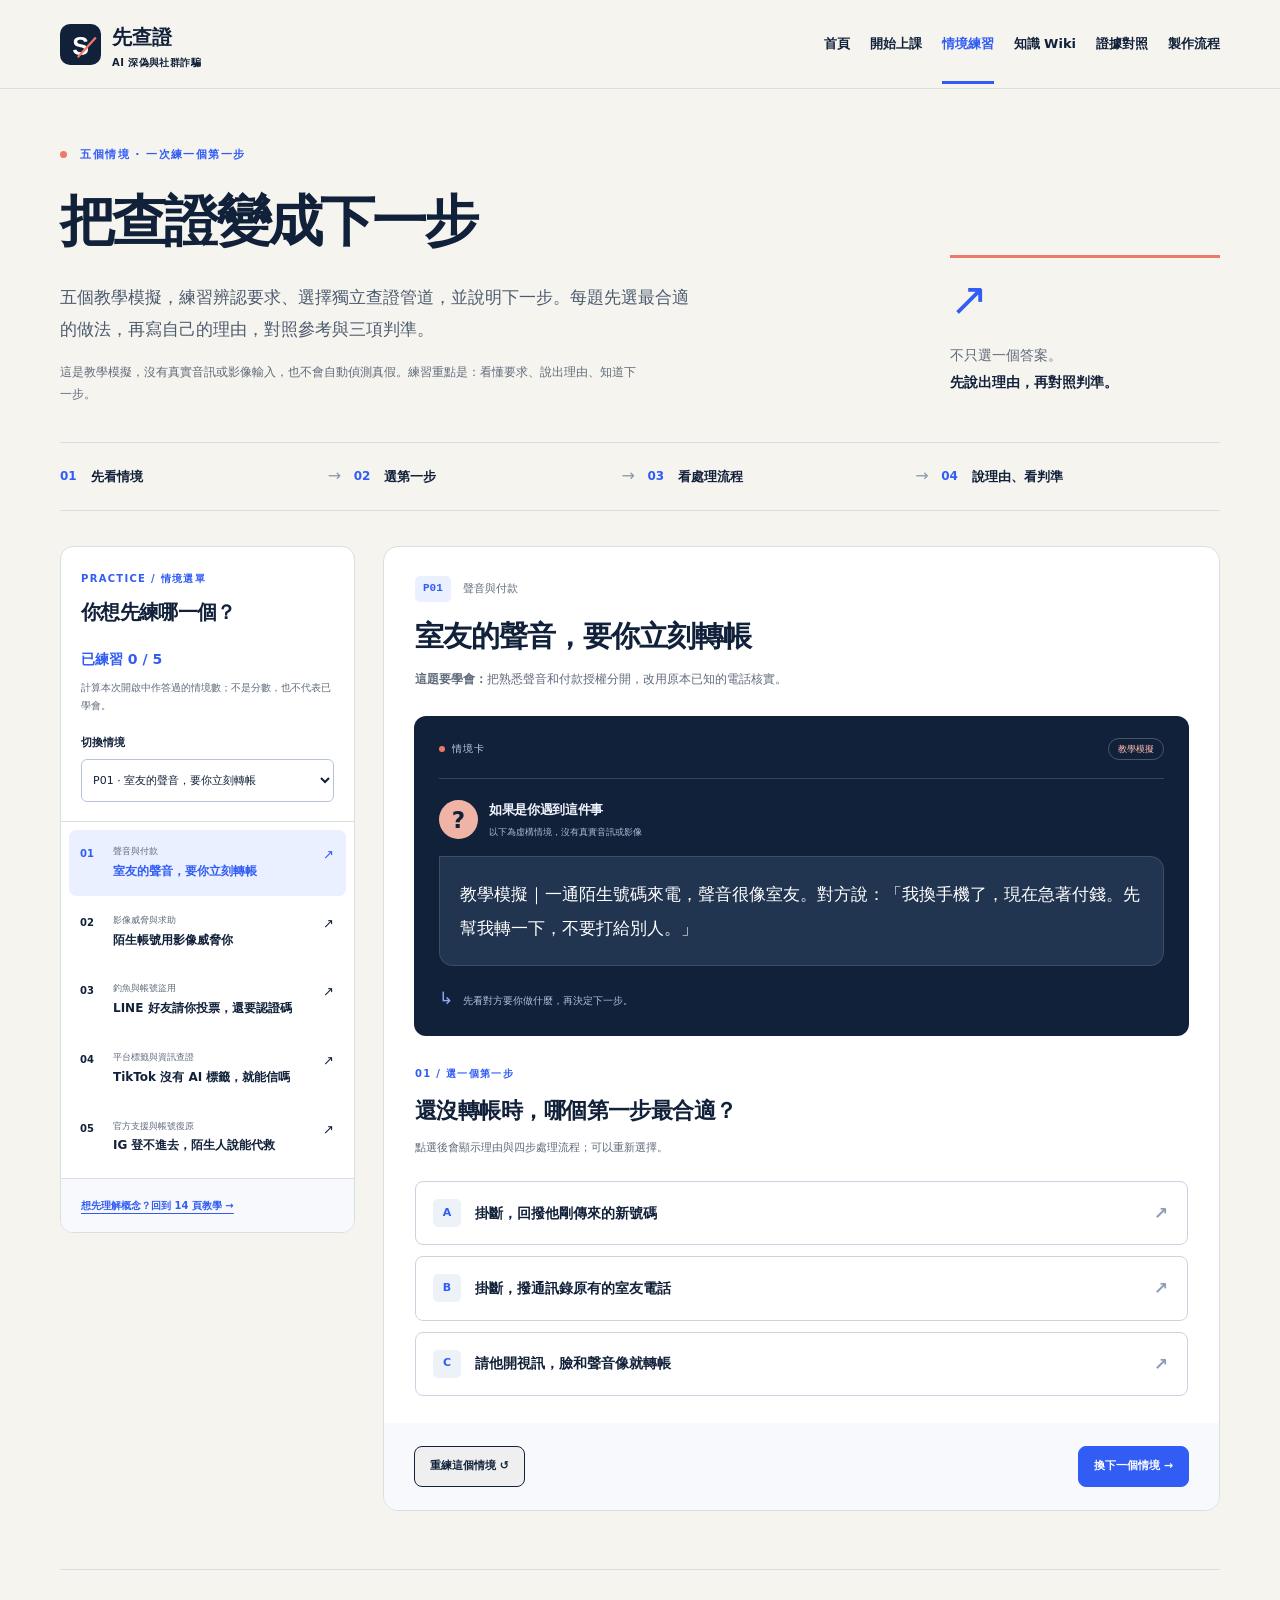
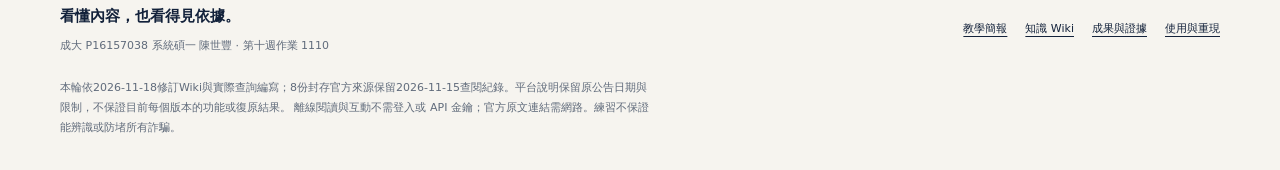
<file: practice.html>
<!doctype html><html lang="zh-Hant"><head><meta charset="utf-8"><meta name="viewport" content="width=device-width,initial-scale=1"><meta name="description" content="五個教學模擬，練習辨認要求、選擇獨立查證管道，並說明下一步。每題先選最合適的做法，再寫自己的理由，對照參考與三項判準。"><title>把查證變成下一步｜先查證</title><style>:root{--ink:#12213a;--paper:#f6f4ef;--blue:#315df5;--coral:#ee7968;--muted:#606b7b;--line:#d9dedf;--pale:#eaf0ff;--white:#fff;--radius:18px}
*{box-sizing:border-box}html{scroll-behavior:smooth;scroll-padding-top:110px}body{margin:0;background:var(--paper);color:var(--ink);font:16px/1.8 "Noto Sans TC","Microsoft JhengHei",system-ui,sans-serif}a{color:var(--blue);text-underline-offset:4px;overflow-wrap:anywhere}button,input,select{font:inherit}button,a,input,select,summary{touch-action:manipulation}a:focus-visible,button:focus-visible,input:focus-visible,select:focus-visible,summary:focus-visible{outline:3px solid var(--coral);outline-offset:4px}button,summary{cursor:pointer}img{max-width:100%;height:auto}h1,h2,h3,p{margin:0}h1,h2,h3{line-height:1.35}h1{font-size:clamp(38px,5vw,66px);letter-spacing:-.055em;font-weight:850}h2{font-size:clamp(26px,3vw,34px);letter-spacing:-.035em}h3{font-size:21px;letter-spacing:-.025em}p+p{margin-top:14px}code{background:#e9edf6;padding:2px 5px;border-radius:4px;font:13px/1.6 Consolas,monospace;overflow-wrap:anywhere}ul,ol{padding-left:24px}li+li{margin-top:8px}section,article,aside,div{min-width:0}[hidden]{display:none!important}.wrap{width:calc(100% - 56px);max-width:1160px;margin-inline:auto}.section{padding-block:58px;border-top:1px solid var(--line)}.section-heading{display:flex;justify-content:space-between;align-items:end;gap:28px;margin-bottom:26px}.section-heading>p{max-width:34ch;color:var(--muted);font-size:14px}.section-heading h2{margin-top:7px}.section-heading>div>p:not(.eyebrow){margin-top:10px;color:var(--muted)}.eyebrow,.tiny-label,.entry-index{font-size:11px;letter-spacing:.13em;font-weight:800}.eyebrow{color:var(--blue)}.lead{font-size:19px;line-height:1.9;max-width:66ch;color:#4c5b6e;margin-top:24px}.muted,.meta{color:var(--muted);font-size:13px}.type-label{font-size:11px;letter-spacing:.07em;font-weight:800;color:var(--blue)}.small-label{font-size:12px;color:var(--muted)}.skip-link{position:fixed;left:16px;top:10px;transform:translateY(-180%);z-index:100;background:var(--ink);color:white;padding:10px 18px;border-radius:7px}.skip-link:focus{transform:translateY(0)}
.site-header{border-bottom:1px solid var(--line);background:rgba(246,244,239,.97);position:sticky;top:0;z-index:20}.header-inner{max-width:1160px;width:calc(100% - 56px);min-height:88px;margin:auto;display:flex;align-items:center;justify-content:space-between;gap:25px}.brand{display:flex;align-items:center;gap:11px;color:var(--ink);text-decoration:none;font-size:20px;font-weight:850;white-space:nowrap}.brand small{display:block;font-size:10px;line-height:1.5;font-weight:600;letter-spacing:.04em}.brand-symbol{display:grid;place-items:center;width:41px;height:41px;background:var(--ink);border-radius:10px;color:white;font-family:Arial,sans-serif;font-size:25px;position:relative}.brand-symbol>span{position:absolute;color:var(--coral);right:2px;bottom:-3px;font-size:23px}.header-inner nav{display:flex;align-items:center;gap:25px}.header-inner nav a{color:var(--ink);font-size:13px;text-decoration:none;font-weight:700;padding-block:28px}.header-inner nav a:hover,.header-inner nav a[aria-current]{color:var(--blue)}.header-inner nav a[aria-current]{box-shadow:inset 0 -3px var(--blue)}.button{display:inline-flex;align-items:center;justify-content:center;padding:13px 21px;border:1px solid var(--ink);border-radius:8px;text-decoration:none;color:var(--ink);font-size:14px;font-weight:800;min-height:48px}.button:hover{background:var(--ink);color:white}.button-primary{background:var(--blue);border-color:var(--blue);color:white}.button-primary:hover{background:#2146ca;border-color:#2146ca}.button-small{padding:9px 15px;min-height:41px}.text-link,.subtle-link{font-weight:700;font-size:13px}.subtle-link{font-size:12px}.actions{display:flex;flex-wrap:wrap;gap:22px;align-items:center;margin-block:28px 19px}.status-dot{display:inline-block;width:7px;height:7px;background:var(--coral);border-radius:50%;margin-right:8px}
.home-hero{display:grid;grid-template-columns:1.08fr .92fr;align-items:center;gap:66px;padding-block:72px 70px}.hero-copy h1{margin-block:23px}.hero-copy h1>span{color:var(--blue)}.hero-lead{font-size:18px;color:#4c5b6e;max-width:32ch}.hero-note{font-size:12px;color:var(--muted)}.signal-demo{background:var(--ink);color:white;border-radius:24px;padding:25px;box-shadow:0 22px 45px #12213a1a;border:1px solid #12213a;position:relative}.demo-top{display:flex;align-items:center;justify-content:space-between;gap:12px;color:#c4cfe4;padding-bottom:22px;border-bottom:1px solid #ffffff24}.demo-chip{background:#ffffff12;border:1px solid #ffffff30;color:#f5c5b9;border-radius:30px;padding:2px 10px;font-size:11px}.contact-row{display:flex;align-items:center;gap:12px;padding-block:22px}.avatar{display:grid;place-items:center;background:#f4baaa;width:42px;height:42px;border-radius:50%;color:var(--ink);font-weight:900}.contact-row b{font-size:15px}.contact-row div>span{display:block;font-size:11px;color:#b8c5dc}.voice-mark{margin-left:auto;color:#91a8ff;font-size:24px}.voice-bubble{background:#213451;border:1px solid #ffffff16;border-radius:0 16px 16px;padding:21px}.voice-bubble p{font-size:17px;font-weight:600;line-height:1.9}.wave{display:flex;align-items:center;gap:5px;min-height:51px;margin-bottom:15px}.wave i{display:block;width:4px;height:var(--bar);background:#8da8ff;border-radius:4px}.signal-flags{display:flex;gap:8px;flex-wrap:wrap;margin-top:15px}.signal-flags span{background:#ee796819;color:#ffb9ab;font-size:10px;padding:3px 8px;border-radius:4px}.demo-answer{display:flex;align-items:flex-start;gap:13px;background:#ffffff0b;border-top:1px solid #ffffff20;margin-top:24px;padding:19px 0 0}.demo-answer>span{display:grid;place-items:center;background:var(--blue);font-size:20px;width:32px;height:32px;border-radius:50%;flex-shrink:0}.demo-answer p{font-size:12px;color:#bfcce0}.demo-answer b{display:block;color:white;font-size:14px;margin-bottom:4px}.demo-caption{font-size:10px;color:#9baecb;margin-top:20px}.learning-route{padding-block:44px 52px;border-top:1px solid var(--line)}.entry-grid{display:grid;grid-template-columns:repeat(3,1fr);gap:18px}.entry-card{border:1px solid var(--line);border-radius:var(--radius);background:var(--white);padding:26px;text-decoration:none;color:var(--ink);transition:transform .18s,border-color .18s}.entry-card:hover{transform:translateY(-4px);border-color:var(--blue)}.entry-index{color:var(--blue)}.entry-card h3{margin-block:23px 12px;font-size:22px}.entry-card p{font-size:14px;color:var(--muted);line-height:1.85}.entry-card>b{display:block;font-size:12px;color:var(--blue);margin-top:27px}.entry-evidence{background:var(--pale);border-color:#becbff}.fact-strip{display:grid;grid-template-columns:repeat(4,1fr);border-block:1px solid var(--line);padding-block:25px}.fact-strip>div{display:flex;gap:15px;align-items:center;padding-inline:20px;border-right:1px solid var(--line)}.fact-strip>div:first-child{padding-left:0}.fact-strip>div:last-child{border:0}.fact-strip b{font-size:36px;letter-spacing:-.06em;color:var(--blue)}.fact-strip span{font-size:12px;max-width:8em;line-height:1.7}.verification-block{padding-block:60px}.verify-grid{display:grid;grid-template-columns:repeat(4,1fr);gap:18px;margin-bottom:20px}.verify-step{border-top:3px solid var(--ink);padding:20px 3px}.verify-step>span{font-size:36px;font-weight:850;color:var(--blue)}.verify-step p{margin-top:12px;font-size:14px}.site-footer{display:grid;grid-template-columns:1fr auto;gap:18px 30px;border-top:1px solid var(--line);padding-block:32px}.site-footer b{font-size:15px}.site-footer p{font-size:11px;color:var(--muted);margin-top:5px}.footer-links{display:flex;gap:18px;align-items:center;flex-wrap:wrap}.footer-links a{font-size:11px;color:var(--ink)}.footer-note{grid-column:1/-1;max-width:85ch}
.page-hero{padding-block:65px 48px}.page-hero h1{margin-top:17px}.page-hero .lead{max-width:60ch}.evidence-hero{display:grid;grid-template-columns:1fr 280px;gap:70px;align-items:center}.evidence-stamp{border:1px solid #b8c7ff;background:var(--pale);border-radius:var(--radius);padding:26px;display:flex;flex-direction:column;gap:15px}.evidence-stamp b{font-size:33px;line-height:1.55;letter-spacing:-.03em}.evidence-stamp>span:last-of-type{font-size:12px;color:var(--muted)}.requirement-grid{display:grid;grid-template-columns:repeat(3,1fr);gap:16px}.requirement-card{display:flex;flex-direction:column;align-items:start;border:1px solid var(--line);border-radius:13px;padding:23px;background:white}.requirement-card h3{margin-top:15px;font-size:19px}.requirement-card p{font-size:13px;color:var(--muted);margin-block:10px 16px}.result-line{font-size:11px;background:#edf2fa;color:#425d82;border-radius:4px;padding:3px 7px;margin-top:auto}.requirement-card>a{margin-top:16px}.trace-section{scroll-margin-top:100px}.trace-control{display:flex;gap:15px;align-items:center;background:var(--ink);border-radius:12px;padding:22px;color:white;margin-bottom:20px}.trace-control label{font-size:13px;font-weight:700;flex-shrink:0}.trace-control select{min-width:0;width:100%;padding:12px;background:white;color:var(--ink);border-radius:6px;border:1px solid #ffffff60;font-size:14px}.trace-control>span{font-size:11px;white-space:nowrap;color:#bac8df}.trace-title{background:white;border:1px solid var(--line);border-radius:13px;padding:25px}.trace-title-top{display:flex;gap:12px;align-items:center;margin-bottom:11px}.trace-title h3{font-size:27px;max-width:36ch}.trace-title>p{font-size:13px;color:var(--muted);margin-top:11px}.trace-links{display:flex;gap:15px;flex-wrap:wrap;margin-top:19px}.trace-path{display:grid;grid-template-columns:repeat(3,1fr);gap:12px;margin-block:14px}.trace-stage{padding:19px;background:#edf0f7;border-radius:9px}.trace-stage>span{font-size:10px;letter-spacing:.09em;color:var(--muted);font-weight:800}.trace-stage>b{display:block;font-size:15px;margin-top:5px}.trace-stage a{display:block;font-size:12px;margin-top:8px}.trace-subtitle{font-size:20px;margin-block:29px 16px}.trace-claims{display:grid;gap:12px}.trace-claim{background:white;border:1px solid var(--line);border-left:3px solid var(--blue);border-radius:0 10px 10px 0;padding:21px}.claim-meta{display:flex;flex-wrap:wrap;gap:12px;align-items:center}.trace-claim p{font-size:15px;line-height:1.9;margin-block:10px}.claim-location{font-size:12px;color:var(--muted)}.source-cite{display:flex;gap:12px;align-items:start;padding-top:13px;border-top:1px solid #e8ebef;margin-top:13px}.source-cite>span{font-size:11px;white-space:nowrap;color:var(--muted)}.source-cite>a{font-size:12px;font-weight:650}.query-list{display:grid;gap:13px}.query-card{border:1px solid var(--line);border-radius:11px;background:white;padding:22px}.query-card h4{font-size:16px;margin:10px 0}.query-card p{font-size:13px;color:#4c5b6e;line-height:1.9}.query-card details{margin-top:15px;font-size:12px}.query-card details p{margin-top:10px;font-size:12px}.query-card .trace-links{margin-top:13px}.id-chip{display:inline-flex;align-items:center;background:var(--pale);color:var(--blue);font:700 11px/1.6 Consolas,monospace;padding:4px 8px;border-radius:5px;text-decoration:none}.check-grid{display:grid;grid-template-columns:repeat(3,1fr);gap:17px}.check-card{display:flex;flex-direction:column;align-items:start;background:white;border:1px solid var(--line);border-radius:12px;padding:24px}.check-card h3{font-size:23px;margin-block:20px 10px}.check-card p{font-size:13px;color:var(--muted);margin-bottom:18px}.check-card time{display:block;font-size:10px;color:var(--muted);margin-top:auto;margin-bottom:10px}.record-boundary{font-size:11px;color:var(--muted);margin-top:18px;max-width:95ch}.record-details{margin-top:25px;border:1px solid var(--line);border-radius:8px;background:white}.record-details summary{padding:17px 20px;font-size:13px;font-weight:700}.table-wrap{overflow-x:auto}table{width:100%;border-collapse:collapse;font-size:12px}th,td{text-align:left;vertical-align:top;padding:14px 17px;border-top:1px solid var(--line);overflow-wrap:anywhere}th{background:#eef1f8}.test-status{font-size:10px;font-weight:800;border-radius:5px;padding:4px 8px;white-space:nowrap}.test-status.pass{background:#e7f1e9;color:#296845}.test-status.fail{background:#fde6e1;color:#9d4133}.proof-grid{display:grid;grid-template-columns:repeat(2,1fr);gap:21px}.proof-card{margin:0;background:white;border:1px solid var(--line);border-radius:12px;overflow:hidden}.proof-title{padding:18px 21px;display:flex;align-items:center;gap:12px}.proof-title>span{font-size:11px;font-weight:800;color:var(--blue)}.proof-title h3{font-size:17px}.proof-image-link{display:block;background:#e6ebf5;aspect-ratio:1.8;overflow:hidden}.proof-image-link img{display:block;width:100%;height:100%;object-fit:contain}.proof-card figcaption{padding:17px 21px;border-top:1px solid var(--line)}.proof-card figcaption b{font-size:12px}.proof-card figcaption p{font-size:10px;color:var(--muted);margin-top:8px}.proof-placeholder{display:grid;place-content:center;text-align:center;background:#edf1f8;aspect-ratio:1.8;padding:20px}.proof-placeholder span{font-size:30px;color:var(--blue)}.proof-placeholder p{font-size:12px;color:var(--muted)}.provenance-note>p{font-size:14px;color:var(--muted);margin-top:18px;max-width:90ch}.link-row{display:flex;gap:11px;flex-wrap:wrap;margin-top:25px}.link-row a{padding:8px 13px;background:white;border:1px solid var(--line);border-radius:5px;font-size:12px;text-decoration:none}
.wiki-intro{padding-block:42px 31px;display:flex;align-items:center;justify-content:space-between;gap:35px}.page-heading{font-size:34px;font-weight:850;letter-spacing:-.035em;line-height:1.4;margin-top:12px}.intro-copy{font-size:14px;color:var(--muted);max-width:63ch;margin-top:12px}.inline-callout{flex-shrink:0;padding:18px 20px;background:var(--pale);border-radius:9px;text-decoration:none;font-size:11px}.inline-callout>b{display:block;font-size:13px;margin-top:6px}.wiki-layout{display:grid;grid-template-columns:270px minmax(0,1fr);gap:26px;align-items:start;padding-bottom:50px}.wiki-sidebar{position:sticky;top:110px;background:white;border:1px solid var(--line);border-radius:13px;overflow:hidden}.sidebar-top{padding:20px 18px;border-bottom:1px solid var(--line)}.sidebar-top label{display:block;font-size:13px;font-weight:800;margin-bottom:10px}.search-box{display:flex;align-items:center;gap:7px;border:1px solid #b8c3d3;border-radius:6px;padding:7px 10px}.search-box>span{font-size:23px;line-height:1;color:var(--muted)}.search-box input{width:100%;min-width:0;border:0;background:transparent;font-size:12px;padding:4px;outline-offset:3px}.sidebar-top .meta{margin-top:9px;font-size:10px}#wiki-list{max-height:50vh;overflow:auto;padding:13px 12px}.nav-group-title{margin:9px 8px 5px;color:var(--muted);font-size:10px;font-weight:800;letter-spacing:.06em}.wiki-nav-link{display:block;padding:9px 9px;border-radius:6px;text-decoration:none;color:var(--ink);font-size:12px;line-height:1.65}.wiki-nav-link[aria-current]{color:var(--blue);background:var(--pale);font-weight:750}.wiki-nav-link:hover{background:#f0f3fa}.wiki-nav-link>span{display:block;font-size:9px;color:var(--muted);font-family:Consolas,monospace;margin-bottom:3px}.sidebar-footer{padding:15px 18px;background:#f7f8fb;border-top:1px solid var(--line)}.sidebar-footer a{font-size:10px;margin-right:12px}.sidebar-footer p{font-size:10px;color:var(--muted);margin-top:10px}.wiki-article{background:white;border:1px solid var(--line);padding:32px 35px;border-radius:13px;overflow-wrap:anywhere}.article-tools{display:flex;gap:15px;align-items:center;flex-wrap:wrap;padding-bottom:22px;border-bottom:1px solid var(--line);margin-bottom:26px}.article-tools .muted{font-size:10px}.article-tools>a{margin-left:auto;font-size:10px}.document h1{font-size:33px;line-height:1.5;letter-spacing:-.035em;margin-bottom:24px}.document h2{font-size:22px;margin-block:31px 15px}.document h3{font-size:18px;margin-block:25px 12px}.document p,.document li{font-size:14px;line-height:1.95}.document>p:first-of-type{font-size:11px;color:var(--muted)}.document>p+p{margin-top:14px}.document a{font-weight:600}.source-profile{margin-top:30px;padding:22px;background:#f2f5fb;border-radius:9px}.profile-row{display:grid;grid-template-columns:80px 1fr;gap:14px;margin-bottom:13px}.profile-row>span{font-size:11px;color:var(--muted)}.profile-row>b,.profile-row>p{font-size:12px;font-weight:500}.source-actions{display:flex;gap:17px;flex-wrap:wrap;align-items:center;margin-top:20px}.boundary{margin-top:27px;border-left:3px solid var(--coral);padding:19px 22px;background:#fff4ef}.boundary h2{font-size:18px;margin-top:6px}.boundary li{font-size:12px;line-height:1.9}.claim-section{margin-top:35px;border-top:1px solid var(--line);padding-top:28px}.claim-section h2{font-size:22px}.chip-row{display:flex;gap:6px;flex-wrap:wrap}.claim-list{list-style:none;margin:22px 0 0;padding:0}.claim-item{padding:19px 0;border-top:1px solid #e7ebf0;scroll-margin-top:118px}.claim-item>div{display:flex;gap:13px;align-items:center;flex-wrap:wrap}.claim-item p{font-size:13px;margin-block:10px}.claim-item.is-highlighted{background:#fff2e8;outline:2px solid var(--coral);border-radius:7px;padding:16px}.related-section{margin-top:27px;border-top:1px solid var(--line);padding-top:25px}.related-section h2{font-size:20px;margin-bottom:17px}.related-link{display:block;margin-top:10px;font-size:13px}
.graph-board{display:grid;grid-template-columns:repeat(3,1fr);gap:25px;align-items:start}.graph-phase{position:relative;border:1px solid var(--line);border-radius:14px;background:#eaf0fa;padding:19px}.graph-phase:nth-child(2){background:#eef0f8}.graph-phase:nth-child(3){background:#f5eee9}.graph-phase>header{display:flex;gap:11px;align-items:center;margin-bottom:23px}.graph-phase>header>span{font-size:11px;color:var(--blue);font-weight:800}.graph-phase h3{font-size:17px}.graph-phase:not(:last-child)::after{content:'→';position:absolute;right:-21px;top:21px;color:var(--blue);font-size:24px;z-index:1}.graph-node{display:flex;flex-direction:column;align-items:start;background:white;border:1px solid #d5dce9;border-radius:8px;padding:15px;text-decoration:none;color:var(--ink)}.graph-node:hover{border-color:var(--blue)}.graph-node>span{font:700 10px Consolas,monospace;color:var(--blue)}.graph-node>b{font-size:15px;margin-top:7px}.graph-node>small{font-size:10px;color:var(--muted);margin-top:5px}.graph-arrow{display:block;text-align:center;color:#97a7c0;font-size:19px;line-height:1.6}.return-lanes{display:grid;grid-template-columns:repeat(3,1fr);gap:13px;margin-top:22px}.return-lanes>a{font-size:11px;padding:13px;border:1px dashed #d2a294;color:#8e4a3b;border-radius:7px;text-decoration:none;background:#fff7f0}.return-lanes span{font-size:17px;margin-right:5px}.node-list{display:grid;gap:11px}.node-detail{border:1px solid var(--line);background:white;border-radius:9px;scroll-margin-top:110px}.node-detail>summary{padding:18px 22px;font-size:15px;font-weight:700}.node-detail>summary>span{display:inline-block;color:var(--blue);font:700 11px Consolas,monospace;margin-right:20px}.node-content{padding:0 24px 24px}.node-content dl{margin:0}.node-content dl>div{display:grid;grid-template-columns:100px 1fr;gap:15px;border-top:1px solid #e7ebf1;padding-block:12px}.node-content dt{font-size:11px;color:var(--muted)}.node-content dd{margin:0;font-size:13px}.process-pending{margin-top:15px;font-size:11px;background:#fff3e8;padding:14px;border-radius:6px}.repair-grid{display:grid;grid-template-columns:repeat(3,1fr);gap:18px}.repair-grid>article{background:white;border:1px solid var(--line);border-radius:11px;padding:23px}.repair-grid>article>span{font-size:10px;font-weight:800;color:var(--blue)}.repair-grid h3{font-size:20px;margin-block:15px}.repair-grid code{display:block;font-size:10px;margin-block:15px}.repair-grid p{font-size:13px;color:var(--muted)}.stop-rules{display:grid;grid-template-columns:1.3fr 1fr;gap:60px}.stop-rules p{font-size:13px;color:var(--muted);margin-top:17px}.stop-rules b{display:inline-block;background:var(--ink);color:white;border-radius:6px;padding:8px 13px;font-size:14px;margin:0 8px 10px 0}
@media(max-width:950px){.home-hero{gap:32px}.hero-copy h1{font-size:49px}.header-inner nav{gap:17px}.fact-strip>div{padding-inline:13px;gap:10px}.wiki-layout{grid-template-columns:230px 1fr;gap:18px}.wiki-article{padding:26px}.trace-path{gap:8px}.trace-stage{padding:15px}.evidence-hero{gap:35px;grid-template-columns:1fr 235px}.check-grid{gap:12px}.check-card{padding:19px}.entry-card{padding:22px}.return-lanes{grid-template-columns:1fr}.stop-rules{gap:30px}}
@media(max-width:720px){html{scroll-padding-top:124px}.wrap,.header-inner{width:calc(100% - 36px)}.header-inner{min-height:110px;align-items:start;flex-direction:column;gap:8px;padding-top:15px}.brand{font-size:17px}.brand-symbol{width:33px;height:33px;font-size:20px}.brand small{font-size:8px}.header-inner nav{width:100%;justify-content:space-between;gap:10px}.header-inner nav a{font-size:11px;padding-block:8px 12px}.home-hero{grid-template-columns:1fr;padding-block:36px 42px;gap:31px}.hero-copy h1{font-size:43px;letter-spacing:-.06em;line-height:1.3;margin-block:18px}.hero-lead{font-size:16px;max-width:34ch}.hero-note{font-size:10px}.actions{gap:16px;margin-top:23px}.button{font-size:12px;padding:12px 15px}.text-link{font-size:12px}.signal-demo{padding:21px;border-radius:18px}.demo-top{padding-bottom:17px}.contact-row{padding-block:17px}.voice-bubble{padding:17px}.voice-bubble p{font-size:16px}.wave{gap:5px}.wave i{width:4px}.section,.learning-route,.verification-block{padding-block:35px}.section-heading{display:block;margin-bottom:21px}.section-heading>p{margin-top:12px;max-width:40ch}.section-heading>a{display:inline-block;margin-top:14px}.section-heading h2,h2{font-size:26px}.entry-grid,.requirement-grid,.check-grid,.repair-grid,.proof-grid{grid-template-columns:1fr}.entry-card h3{margin-top:15px;font-size:22px}.entry-card>b{margin-top:18px}.fact-strip{grid-template-columns:repeat(2,1fr);gap:17px 0;padding-block:20px}.fact-strip>div{padding-inline:15px}.fact-strip>div:nth-child(2){border-right:0}.fact-strip>div:nth-child(3){padding-left:0}.fact-strip b{font-size:31px}.verify-grid{grid-template-columns:repeat(2,1fr);gap:16px}.verify-step{padding-top:13px}.verify-step>span{font-size:31px}.verify-step p{font-size:12px}.site-footer{grid-template-columns:1fr;padding-block:25px}.footer-links{gap:16px}.footer-note{grid-column:auto}.page-hero{padding-block:35px}.page-hero h1{font-size:41px}.lead{font-size:16px;margin-top:20px}.evidence-hero{grid-template-columns:1fr;gap:25px}.evidence-stamp{padding:21px;gap:10px}.evidence-stamp b{font-size:27px}.evidence-stamp b br{display:none}.requirement-card{padding:22px}.trace-control{display:block;padding:18px}.trace-control label{display:block;margin-bottom:12px}.trace-control select{display:block;font-size:12px;width:100%}.trace-control>span{display:block;margin-top:9px}.trace-title{padding:21px}.trace-title h3{font-size:24px}.trace-path{grid-template-columns:1fr}.trace-stage{padding:17px}.trace-claim{padding:18px}.trace-claim p{font-size:14px}.source-cite{display:block}.source-cite>a{display:block;margin-top:6px}.query-card{padding:19px}.check-card h3{font-size:24px}.check-card time{margin-top:10px}.record-details summary{font-size:12px;padding:16px}.proof-title{padding:17px}.proof-image-link{aspect-ratio:1.5}.provenance-note>p{font-size:13px}.wiki-intro{display:block;padding-block:29px}.page-heading{font-size:29px}.intro-copy{font-size:13px}.inline-callout{display:block;margin-top:18px;padding:14px 16px}.inline-callout>b{display:inline;margin-left:13px}.wiki-layout{grid-template-columns:1fr;gap:21px}.wiki-sidebar{position:static}.sidebar-top{padding:16px}.sidebar-top .meta{margin-top:6px}#wiki-list{max-height:200px;padding:8px 10px}.wiki-nav-link{padding:8px 9px}.sidebar-footer{padding:12px 16px}.sidebar-footer p{margin-top:6px}.wiki-article{padding:23px 20px}.article-tools{gap:11px;margin-bottom:22px;padding-bottom:18px}.article-tools>a{margin-left:0}.document h1{font-size:29px}.document h2{font-size:22px}.document p,.document li{font-size:14px}.source-profile{padding:18px}.profile-row{grid-template-columns:67px 1fr;gap:10px}.boundary{padding:17px}.claim-item>div{gap:9px}.graph-board{grid-template-columns:1fr;gap:28px}.graph-phase:not(:last-child)::after{content:'↓';right:50%;top:auto;bottom:-31px}.graph-phase{padding:19px}.return-lanes{margin-top:20px}.node-detail>summary{padding:17px;font-size:14px}.node-detail>summary>span{margin-right:13px}.node-content{padding:0 18px 20px}.node-content dl>div{grid-template-columns:77px 1fr;gap:9px}.node-content dd{font-size:12px}.stop-rules{grid-template-columns:1fr;gap:20px}th,td{padding:12px 10px;font-size:11px}}
@media(prefers-reduced-motion:reduce){html{scroll-behavior:auto}*{transition:none!important}}@media print{.site-header,.skip-link,.wiki-sidebar,.actions{display:none}.wrap{width:100%;max-width:none}.wiki-layout{display:block}.wiki-article{border:0;padding:0}.section{break-inside:avoid;padding-block:20px}.site-footer{margin-top:20px}.proof-card{break-inside:avoid}body{background:white}}

/* Practice UI extends the shared offline portal style. */
.practice-page .header-inner nav{gap:20px}.practice-page .header-inner nav a{white-space:nowrap}.practice-hero{display:grid;grid-template-columns:minmax(0,1fr) 270px;gap:64px;align-items:end;padding-block:56px 36px}.practice-hero h1{font-size:clamp(36px,4.3vw,57px);max-width:16ch;margin-top:18px;line-height:1.4}.practice-hero .lead{font-size:17px;margin-top:21px;max-width:59ch}.practice-scope{font-size:12px;color:var(--muted);max-width:77ch;margin-top:17px}.practice-hero-note{border-top:3px solid var(--coral);padding-top:18px;padding-bottom:10px}.practice-hero-note>span{display:block;color:var(--blue);font-size:46px;line-height:1;margin-bottom:20px}.practice-hero-note p{font-size:14px;line-height:1.9;color:var(--muted)}.practice-hero-note b{color:var(--ink)}.practice-route{border-block:1px solid var(--line);padding-block:22px;margin-bottom:35px}.practice-route ol{display:grid;grid-template-columns:repeat(4,minmax(0,1fr));gap:15px;list-style:none;margin:0;padding:0}.practice-route li{display:flex;gap:14px;align-items:center;margin:0;position:relative}.practice-route li+li::before{content:'→';position:absolute;left:-26px;color:#8b98ab;font-size:16px}.practice-route span{color:var(--blue);font-size:12px;font-weight:800}.practice-route b{font-size:13px}.practice-workspace{display:grid;grid-template-columns:295px minmax(0,1fr);gap:28px;align-items:start;padding-bottom:58px}.practice-sidebar{border:1px solid var(--line);border-radius:13px;background:white;overflow:hidden;position:sticky;top:112px}.practice-sidebar-top{padding:23px 20px 18px}.practice-sidebar h2{font-size:20px;line-height:1.5;margin-top:9px}.practice-sidebar-top .eyebrow{font-size:10px}.practice-progress-note{font-size:10px;color:var(--muted);line-height:1.8;margin-top:7px}#practice-progress{font-size:14px;color:var(--blue);font-weight:800;margin-top:20px}.practice-select-wrap{padding:0 20px 19px}.practice-select-wrap label{font-size:11px;display:block;font-weight:700;margin-bottom:6px}#practice-select{padding:9px 7px;font-size:11px;line-height:1.6;min-height:43px;width:100%;max-width:100%;border:1px solid #b7c4d8;border-radius:6px;background:white;color:var(--ink)}.practice-case-list{padding:8px;border-block:1px solid var(--line)}.practice-case-tab{border:0;text-align:left;width:100%;display:grid;grid-template-columns:24px minmax(0,1fr) 12px;gap:9px;padding:14px 11px;border-radius:7px;background:white;color:var(--ink);margin:0;line-height:1.65}.practice-case-tab+.practice-case-tab{margin-top:3px}.practice-case-tab[aria-current]{background:var(--pale);color:var(--blue)}.practice-case-tab:hover{background:#eff3fb}.case-tab-number{font-size:10px;font-weight:800;padding-top:2px}.case-tab-category{font-size:9px;color:var(--muted);display:block;margin-bottom:3px}.practice-case-tab b{font-size:12px;display:block;font-weight:700}.case-tab-arrow{font-size:13px}.case-attempted{display:inline-block;font-size:9px;color:#3e6852;border-radius:3px;background:#e7f0e9;padding:1px 5px;margin-top:6px}.practice-back-to-course{display:block;font-size:10px;font-weight:700;padding:17px 20px;background:#f8f9fc;line-height:1.9}#practice-panel{scroll-margin-top:112px}.practice-case{background:white;border:1px solid var(--line);border-radius:15px;overflow:hidden}.practice-case-heading{padding:29px 31px 25px}.case-eyebrow{display:flex;align-items:center;gap:12px;font-size:11px;color:var(--muted);margin-bottom:13px}.practice-case-heading h2{font-size:29px;line-height:1.5;letter-spacing:-.035em;scroll-margin-top:130px}.practice-case-heading>p{font-size:12px;color:var(--muted);margin-top:11px}.practice-scene{border-radius:12px;background:var(--ink);color:white;padding:22px 25px;margin-inline:30px;position:relative;overflow:hidden}.scene-chrome{display:flex;align-items:center;justify-content:space-between;gap:12px;padding-bottom:18px;border-bottom:1px solid #ffffff28}.scene-chrome>span:first-child{font-size:10px;letter-spacing:.1em;color:#c2cde0;display:flex;align-items:center;gap:7px}.scene-chrome i{background:var(--coral);width:6px;height:6px;border-radius:50%;display:block}.simulation-label{font-size:9px;color:#ffbeaf;border:1px solid #ffffff3b;border-radius:30px;padding:2px 9px}.scene-person{display:flex;align-items:center;gap:11px;padding-block:20px 16px}.scene-avatar{display:grid;place-items:center;flex-shrink:0;background:#efb4a6;color:var(--ink);font-size:23px;font-weight:850;width:39px;height:39px;border-radius:50%}.scene-person h3{font-size:13px;line-height:1.7;color:#f1f5ff}.scene-person p{font-size:9px;color:#aabbd6;margin-top:3px}.scene-message{background:#213450;border:1px solid #ffffff1f;border-radius:0 14px 14px;padding:20px}.scene-message p{font-size:17px;line-height:2;white-space:pre-line;overflow-wrap:anywhere}.scene-footer{font-size:10px;color:#afc1dd;margin-top:17px}.scene-footer span{font-size:17px;margin-right:7px;color:#91a9ff}.practice-question{padding:29px 31px 27px}.practice-question>.eyebrow,.lesson-heading>.eyebrow{font-size:10px;margin-bottom:9px}.practice-question h3{font-size:22px;line-height:1.7}.question-hint{font-size:11px;color:var(--muted);margin-top:9px}.practice-options{display:grid;gap:11px;margin-top:23px}.practice-option{display:grid;grid-template-columns:29px minmax(0,1fr) 16px;align-items:center;gap:13px;width:100%;border:1px solid #cbd3e0;border-radius:8px;background:white;color:var(--ink);padding:15px 17px;text-align:left;font-size:14px;font-weight:650;line-height:1.9;transition:background .15s,border-color .15s}.practice-option:hover{border-color:var(--blue);background:#f4f6ff}.option-letter{background:#edf1f8;color:var(--blue);display:grid;place-items:center;border-radius:5px;font-size:11px;font-weight:800;width:28px;height:28px}.option-arrow{color:#8b9cb5;font-size:17px}.practice-option.is-correct{border:2px solid #28694d;background:#edf6f0;padding:14px 16px}.practice-option.is-correct .option-letter{background:#28694d;color:white}.practice-option.is-wrong{border:2px solid #b24b37;background:#fff3ee;padding:14px 16px}.practice-option.is-wrong .option-letter{background:#b24b37;color:white}.practice-feedback{display:flex;align-items:start;gap:13px;border-top:1px solid #c6d9cf;border-bottom:1px solid #c6d9cf;background:#eaf4ee;padding:23px 30px;scroll-margin-top:112px}.practice-feedback[data-result=wrong]{background:#fff1eb;border-color:#eec5b8}.feedback-icon{display:grid;place-items:center;background:#28694d;color:white;width:30px;height:30px;flex-shrink:0;border-radius:50%;font-size:17px}.practice-feedback[data-result=wrong] .feedback-icon{background:#a54d39}.practice-feedback h3{font-size:17px;line-height:1.7}.practice-feedback p{font-size:13px;margin-top:8px;line-height:1.95}.lesson-section{padding:29px 31px;border-bottom:1px solid var(--line)}.lesson-heading h3{font-size:22px;line-height:1.6}.lesson-heading>p:not(.eyebrow){font-size:11px;color:var(--muted);margin-top:8px}.choice-rationales{padding:0;margin:23px 0 0;list-style:none;display:grid;gap:0}.choice-rationale{display:flex;gap:13px;margin:0;padding-block:17px;border-top:1px solid #e4e8ee}.rationale-marker{width:24px;height:24px;flex-shrink:0;display:grid;place-items:center;border-radius:4px;background:#edf1f8;font-size:10px;color:var(--blue);font-weight:800}.rationale-label{font-size:10px;font-weight:800;color:var(--blue);line-height:1.6}.selected-choice{color:#9b4935}.choice-rationale h4{font-size:13px;line-height:1.8;margin:7px 0 8px;font-weight:700}.choice-rationale div>p:last-child{font-size:12px;line-height:1.95;color:#4e5f74}.practice-steps{padding:0;list-style:none;margin:25px 0 0;display:grid;gap:21px}.practice-steps li{display:flex;gap:16px;margin:0}.lesson-number{display:block;flex-shrink:0;color:var(--blue);font-size:27px;line-height:1.6;font-weight:850;letter-spacing:-.04em;border-top:2px solid var(--blue);min-width:39px}.practice-steps h4{font-size:16px;line-height:1.8;margin:0 0 7px}.practice-steps p{font-size:13px;color:#4e5f74;line-height:1.95}.practice-takeaway{border-left:3px solid var(--coral);padding:18px 20px;background:#fff3ed;margin-top:28px}.practice-takeaway .tiny-label{font-size:10px;color:#a05442;letter-spacing:.04em}.practice-takeaway p{font-size:16px;font-weight:750;line-height:1.9;margin-top:7px}.practice-citation{border:1px solid var(--line);border-radius:8px;margin-top:17px;padding:18px}.practice-citation>p a{font-size:12px}.practice-citation ul{list-style:none;padding:0;margin:12px 0 0}.practice-citation li{display:grid;grid-template-columns:max-content minmax(0,1fr);align-items:start;gap:8px 11px;border-top:1px solid #e7ebf0;padding-block:12px;margin:0}.practice-citation li>.id-chip{font-size:9px;padding:2px 6px}.practice-citation li>span:nth-child(2){font-size:11px;line-height:1.9}.practice-citation li>div{grid-column:2;display:flex;gap:7px 15px;flex-wrap:wrap}.practice-citation li>div>a{font-size:10px}.practice-trace{margin-top:18px;color:var(--muted)}.practice-trace summary{font-size:11px;font-weight:700;padding-block:7px}.practice-trace .trace-links{margin-top:10px;gap:11px 17px}.practice-trace a{font-size:10px}.practice-case-footer{display:flex;justify-content:space-between;gap:15px;flex-wrap:wrap;padding:23px 30px;background:#f8f9fc}.practice-case-footer .button{font-size:11px}.practice-noscript{margin-bottom:30px;padding:18px;background:#fff1eb;font-size:13px}
@media(max-width:1080px){.practice-page .header-inner nav{gap:14px}.practice-page .header-inner nav a{font-size:12px}.practice-hero{grid-template-columns:minmax(0,1fr) 230px;gap:38px}.practice-workspace{grid-template-columns:260px minmax(0,1fr);gap:21px}.practice-case-heading,.practice-question,.lesson-section{padding-inline:25px}.practice-scene{margin-inline:24px;padding:20px}.practice-route li+li::before{left:-19px}.practice-route b{font-size:12px}}
@media(max-width:800px){.practice-hero{display:block;padding-block:35px 27px}.practice-hero h1{font-size:40px;max-width:19ch;line-height:1.4}.practice-hero .lead{font-size:16px}.practice-scope{font-size:11px}.practice-hero-note{display:flex;gap:17px;padding-top:17px;padding-bottom:0;margin-top:25px}.practice-hero-note>span{font-size:35px;margin:0}.practice-hero-note p{font-size:12px}.practice-hero-note br{display:none}.practice-hero-note b{margin-left:6px}.practice-route{margin-bottom:24px;padding-block:17px}.practice-route ol{grid-template-columns:repeat(2,minmax(0,1fr));gap:14px 22px}.practice-route li{gap:9px}.practice-route li+li::before{content:none}.practice-route span{font-size:10px}.practice-route b{font-size:11px}.practice-workspace{display:block;padding-bottom:35px}.practice-sidebar{position:static;margin-bottom:21px}.practice-sidebar-top{padding:19px 20px 13px;display:grid;grid-template-columns:minmax(0,1fr) auto;gap:0 14px}.practice-sidebar-top .eyebrow{grid-column:1}.practice-sidebar h2{font-size:19px;grid-column:1;margin-top:6px}#practice-progress{grid-column:2;grid-row:1/3;align-self:center;font-size:12px;margin:0}.practice-progress-note{grid-column:1/-1;margin-top:9px;font-size:9px}.practice-select-wrap{padding-bottom:16px}.practice-case-list{display:none}.practice-back-to-course{padding-block:12px;font-size:10px}.practice-case-heading{padding:23px 22px 20px}.practice-case-heading h2{font-size:26px}.practice-case-heading>p{font-size:11px}.case-eyebrow{margin-bottom:10px}.practice-scene{margin-inline:20px;padding:19px 18px}.scene-chrome{padding-bottom:15px}.scene-person{padding-block:17px 14px}.scene-person h3{font-size:12px}.scene-person p{font-size:8px}.scene-message{padding:16px}.scene-message p{font-size:15px;line-height:2}.scene-footer{font-size:9px}.practice-question,.lesson-section{padding:24px 22px}.practice-question h3{font-size:20px;line-height:1.75}.question-hint{font-size:10px}.practice-options{margin-top:18px;gap:10px}.practice-option{font-size:13px;padding:13px 12px;gap:10px;grid-template-columns:25px minmax(0,1fr) 12px}.practice-option.is-correct,.practice-option.is-wrong{padding:12px 11px}.option-letter{width:25px;height:25px;font-size:10px}.practice-feedback{padding:21px;gap:11px;scroll-margin-top:139px}.practice-feedback h3{font-size:16px}.practice-feedback p{font-size:12px}.feedback-icon{width:27px;height:27px;font-size:15px}.lesson-heading h3{font-size:21px}.choice-rationale{gap:11px}.choice-rationale h4{font-size:12px}.choice-rationale div>p:last-child{font-size:11px}.practice-steps{gap:23px}.practice-steps li{gap:13px}.lesson-number{font-size:25px;min-width:34px}.practice-steps h4{font-size:15px}.practice-steps p{font-size:12px}.practice-takeaway{padding:16px}.practice-takeaway p{font-size:14px}.practice-citation{padding:15px}.practice-citation li{grid-template-columns:1fr;gap:8px}.practice-citation li>.id-chip{justify-self:start}.practice-citation li>div{grid-column:1}.practice-case-footer{padding:20px;gap:10px}.practice-case-footer .button{font-size:10px;padding:10px 12px}#practice-panel{scroll-margin-top:139px}.practice-page .header-inner nav{flex-wrap:wrap;gap:0 12px;justify-content:space-between}.practice-page .header-inner nav a{font-size:10px;padding-block:6px 10px}.practice-page .header-inner{padding-bottom:0;gap:8px}.practice-page .site-header .brand{font-size:16px}}
@media(max-width:390px){.practice-hero h1{font-size:36px}.practice-page .header-inner nav{gap:0 8px}.practice-page .header-inner nav a{font-size:9px}.practice-case-heading h2{font-size:24px}.practice-scene{margin-inline:16px}.practice-case-heading,.practice-question,.lesson-section{padding-inline:19px}.practice-option{font-size:12px}.scene-person p{font-size:8px}.scene-message p{font-size:14px}}
@media(prefers-reduced-motion:reduce){.practice-option{transition:none}}
@media print{.practice-sidebar,.practice-case-footer,.practice-route,.practice-hero-note{display:none}.practice-workspace{display:block}.practice-case{border:0}.practice-hero{display:block;padding-block:20px}.practice-scene{background:#eaf0fa;color:var(--ink);break-inside:avoid}.scene-person h3,.scene-message p{color:var(--ink)}.scene-message{background:white;border-color:#ccd4e1}.scene-person p,.scene-footer{color:var(--muted)}.practice-feedback,.lesson-section,.practice-citation,.practice-steps li{break-inside:avoid}.practice-hero h1{font-size:30px}}

.choice-explanations{margin-top:24px;border-top:1px solid var(--line);padding-top:18px}.choice-explanations summary{cursor:pointer;font-size:13px;font-weight:700;color:var(--blue)}
/* Learner reasoning stays local and is compared with authored criteria. */
.practice-reasoning label{display:block;font-weight:700;margin-bottom:12px;line-height:1.7}
.practice-reasoning textarea{display:block;width:100%;max-width:100%;box-sizing:border-box;resize:vertical;min-height:112px;border:1px solid var(--line,#cbd5e1);border-radius:12px;padding:14px;font:inherit;line-height:1.7;background:#fff;color:inherit}
.practice-reasoning textarea:focus{outline:3px solid #8ba8ff;outline-offset:2px}
.reason-help{font-size:.86rem;line-height:1.7;color:#5a697e;margin:10px 0 20px}
.reason-reference{border-top:1px solid #d6dfe9;padding-top:15px}
.reason-reference summary{cursor:pointer;font-weight:700;line-height:1.7}
.reason-reference li,.reason-example{line-height:1.8}
</style></head><body class="portal-page practice-page"><a class="skip-link" href="#main">跳至主要內容</a><header class="site-header"><div class="header-inner"><a class="brand" href="index.html"><span class="brand-symbol" aria-hidden="true">S<span>／</span></span><span>先查證<small>AI 深偽與社群詐騙</small></span></a><nav aria-label="主要導覽"><a href="index.html">首頁</a><a href="deck.html">開始上課</a><a href="practice.html" aria-current="page">情境練習</a><a href="wiki.html">知識 Wiki</a><a href="evidence.html">證據對照</a><a href="workflow.html">製作流程</a></nav></div></header><main id="main"><section class="practice-hero wrap"><div><p class="eyebrow"><span class="status-dot"></span> 五個情境 · 一次練一個第一步</p><h1>把查證變成下一步</h1><p class="lead">五個教學模擬，練習辨認要求、選擇獨立查證管道，並說明下一步。每題先選最合適的做法，再寫自己的理由，對照參考與三項判準。</p><p class="practice-scope">這是教學模擬，沒有真實音訊或影像輸入，也不會自動偵測真假。練習重點是：看懂要求、說出理由、知道下一步。</p></div><aside class="practice-hero-note"><span aria-hidden="true">↗</span><p>不只選一個答案。<br><b>先說出理由，再對照判準。</b></p></aside></section><section class="practice-route wrap" aria-label="如何使用情境練習"><ol><li><span>01</span><b>先看情境</b></li><li><span>02</span><b>選第一步</b></li><li><span>03</span><b>看處理流程</b></li><li><span>04</span><b>說理由、看判準</b></li></ol></section><section class="practice-workspace wrap" aria-label="開始情境練習"><aside class="practice-sidebar"><div class="practice-sidebar-top"><p class="eyebrow">PRACTICE / 情境選單</p><h2>你想先練哪一個？</h2><p id="practice-progress" role="status" aria-live="polite" data-attempted="0" data-total="5">已練習 0 / 5</p><p class="practice-progress-note">計算本次開啟中作答過的情境數；不是分數，也不代表已學會。</p></div><div class="practice-select-wrap"><label for="practice-select">切換情境</label><select id="practice-select"><option value="P01">P01 · 室友的聲音，要你立刻轉帳</option><option value="P02">P02 · 陌生帳號用影像威脅你</option><option value="P03">P03 · LINE 好友請你投票，還要認證碼</option><option value="P04">P04 · TikTok 沒有 AI 標籤，就能信嗎</option><option value="P05">P05 · IG 登不進去，陌生人說能代救</option></select></div><nav class="practice-case-list" aria-label="五個練習情境"><button type="button" class="practice-case-tab" data-practice-case="P01" aria-current="true"><span class="case-tab-number">01</span><span><span class="case-tab-category">聲音與付款</span><b>室友的聲音，要你立刻轉帳</b><span class="case-attempted" hidden>已練習</span></span><span class="case-tab-arrow" aria-hidden="true">↗</span></button><button type="button" class="practice-case-tab" data-practice-case="P02"><span class="case-tab-number">02</span><span><span class="case-tab-category">影像威脅與求助</span><b>陌生帳號用影像威脅你</b><span class="case-attempted" hidden>已練習</span></span><span class="case-tab-arrow" aria-hidden="true">↗</span></button><button type="button" class="practice-case-tab" data-practice-case="P03"><span class="case-tab-number">03</span><span><span class="case-tab-category">釣魚與帳號盜用</span><b>LINE 好友請你投票，還要認證碼</b><span class="case-attempted" hidden>已練習</span></span><span class="case-tab-arrow" aria-hidden="true">↗</span></button><button type="button" class="practice-case-tab" data-practice-case="P04"><span class="case-tab-number">04</span><span><span class="case-tab-category">平台標籤與資訊查證</span><b>TikTok 沒有 AI 標籤，就能信嗎</b><span class="case-attempted" hidden>已練習</span></span><span class="case-tab-arrow" aria-hidden="true">↗</span></button><button type="button" class="practice-case-tab" data-practice-case="P05"><span class="case-tab-number">05</span><span><span class="case-tab-category">官方支援與帳號復原</span><b>IG 登不進去，陌生人說能代救</b><span class="case-attempted" hidden>已練習</span></span><span class="case-tab-arrow" aria-hidden="true">↗</span></button></nav><a class="practice-back-to-course" href="deck.html">想先理解概念？回到 14 頁教學 →</a></aside><div id="practice-panel"><article class="practice-case" data-case="P01" aria-labelledby="practice-case-title">
<header class="practice-case-heading"><div class="case-eyebrow"><span class="id-chip">P01</span><span>聲音與付款</span></div><h2 id="practice-case-title" tabindex="-1">室友的聲音，要你立刻轉帳</h2><p class="case-learning-goal"><b>這題要學會：</b>把熟悉聲音和付款授權分開，改用原本已知的電話核實。</p></header>
<section class="practice-scene" aria-labelledby="scene-heading"><div class="scene-chrome"><span><i aria-hidden="true"></i> 情境卡</span><span class="simulation-label">教學模擬</span></div><div class="scene-person"><span class="scene-avatar" aria-hidden="true">?</span><div><h3 id="scene-heading">如果是你遇到這件事</h3><p>以下為虛構情境，沒有真實音訊或影像</p></div></div><div class="scene-message"><p>教學模擬｜一通陌生號碼來電，聲音很像室友。對方說：「我換手機了，現在急著付錢。先幫我轉一下，不要打給別人。」</p></div><p class="scene-footer"><span aria-hidden="true">↳</span> 先看對方要你做什麼，再決定下一步。</p></section>
<section class="practice-question" aria-labelledby="practice-question-title"><p class="eyebrow">01 / 選一個第一步</p><h3 id="practice-question-title">還沒轉帳時，哪個第一步最合適？</h3><p class="question-hint">點選後會顯示理由與四步處理流程；可以重新選擇。</p><div class="practice-options"><button type="button" class="practice-option" data-correct="false" data-option-index="0" aria-pressed="false"><span class="option-letter" aria-hidden="true">A</span><span>掛斷，回撥他剛傳來的新號碼</span><span class="option-arrow" aria-hidden="true">↗</span></button><button type="button" class="practice-option" data-correct="true" data-option-index="1" aria-pressed="false"><span class="option-letter" aria-hidden="true">B</span><span>掛斷，撥通訊錄原有的室友電話</span><span class="option-arrow" aria-hidden="true">↗</span></button><button type="button" class="practice-option" data-correct="false" data-option-index="2" aria-pressed="false"><span class="option-letter" aria-hidden="true">C</span><span>請他開視訊，臉和聲音像就轉帳</span><span class="option-arrow" aria-hidden="true">↗</span></button></div></section>
<div id="practice-feedback" class="practice-feedback" role="status" aria-live="polite" aria-atomic="true" tabindex="-1" hidden><span class="feedback-icon" aria-hidden="true"></span><div><h3 class="feedback-title"></h3><p class="feedback-text"></p></div></div>
<div id="practice-lesson" class="practice-lesson" hidden><section class="lesson-section"><div class="lesson-heading"><p class="eyebrow">02 / 接下來怎麼做</p><h3>帶著情境，走完四個步驟。</h3></div><ol class="practice-steps"><li><span class="lesson-number" aria-hidden="true">01</span><div><h4>1 辨認要求</h4><p>留意換號碼、急著付錢、要求保密的組合。先看對方想要你做什麼，不必先斷定聲音是否由AI合成。</p></div></li><li><span class="lesson-number" aria-hidden="true">02</span><div><h4>2 暫停付款</h4><p>先不轉帳、不交個資。熟悉聲音與補充視訊，都不足以替這筆付款要求授權。</p></div></li><li><span class="lesson-number" aria-hidden="true">03</span><div><h4>3 選獨立管道</h4><p>掛斷後從通訊錄找先前已知的室友電話，確認本人與這筆要求；不用對方剛給的新號碼。聯絡不到時先維持不付款，再找其他親友。</p></div></li><li><span class="lesson-number" aria-hidden="true">04</span><div><h4>4 必要時留證求助</h4><p>若仍有可疑要求，保留來電、時間、對話與相關交易紀錄；有疑慮可自行撥165諮詢。</p></div></li></ol><aside class="practice-takeaway"><span class="tiny-label">這一題，記住這件事</span><p>熟悉的聲音是一個線索；付款前，還要另外確認身分與要求。</p></aside><details class="choice-explanations"><summary>展開三個選項的完整理由</summary><ol class="choice-rationales"><li class="choice-rationale" data-choice-index="0"><span class="rationale-marker">A</span><div><p class="rationale-label">為什麼先不選這個<span class="selected-choice" hidden> · 你的選擇</span></p><h4>掛斷，回撥他剛傳來的新號碼</h4><p>掛斷是暫停，但新號碼仍由同一來電者提供，尚未換到獨立管道。改從通訊錄找先前已知的室友電話，核對本人與這筆付款要求。</p></div></li><li class="choice-rationale" data-choice-index="1"><span class="rationale-marker">B</span><div><p class="rationale-label">建議的第一步<span class="selected-choice" hidden> · 你的選擇</span></p><h4>掛斷，撥通訊錄原有的室友電話</h4><p>你主動選了先前已知的聯絡方式，仍要確認本人與這筆要求。若聯絡不到，維持不付款，再向其他親友核對；不能只因聲音像就恢復付款。</p></div></li><li class="choice-rationale" data-choice-index="2"><span class="rationale-marker">C</span><div><p class="rationale-label">為什麼先不選這個<span class="selected-choice" hidden> · 你的選擇</span></p><h4>請他開視訊，臉和聲音像就轉帳</h4><p>這看似多做查證，影音卻仍來自同一來電者；假視訊也可能冒名。更多同來源線索不能替代原本已知電話的獨立核對。</p></div></li></ol></details></section><section class="lesson-section practice-reasoning"><div class="lesson-heading"><p class="eyebrow">03 / 換你說明理由</p><h3>先寫自己的判斷，再對照。</h3></div><label for="practice-reason">不只寫選項：你會從哪裡找室友的電話？要核對哪件事？若沒接通，這筆款項怎麼處理？</label><textarea id="practice-reason" rows="3" maxlength="600" aria-describedby="practice-reason-help" placeholder="用這個虛構情境作答即可。"></textarea><p id="practice-reason-help" class="reason-help">不用填真實姓名、帳號或認證碼。文字只留在本頁，不送出，也不自動評分。</p><details class="reason-reference"><summary>展開參考判準與示範回答</summary><ul><li>指出先前已知的聯絡方式，說明新號碼仍由來電者提供。</li><li>同時核對本人與這筆付款要求，沒有把熟悉聲音當授權。</li><li>說明聯絡不到時維持暫停，另找親友核對，而非先轉帳。</li></ul><p class="reason-example"><b>示範回答：</b>我會先不轉帳，掛斷後撥通訊錄裡先前已保存的室友電話，核對是否本人及是否真的提出這筆請款，不採來電者新給的號碼。若沒接通，仍不付款，再向其他親友確認；不靠聲音或同來源視訊決定。</p></details></section><section class="lesson-section practice-evidence"><div class="lesson-heading"><p class="eyebrow">04 / 想知道依據</p><h3>回到 Wiki，也能直接看官方來源。</h3><p>下列主張支持本題的判斷與處理步驟；情境本身是教學模擬。</p></div><div class="practice-citation"><p><a href="wiki.html#page=concepts%2Ftrust.md" class="text-link">仿聲與已知電話查證 →</a></p><ul><li><span class="id-chip">S03-C1</span><span>騙徒可能取得網路上的短音訊，再利用仿聲程式冒充親友遇急難需要金錢。</span><div><a href="wiki.html#page=concepts%2Ftrust.md&amp;claim=S03-C1" class="">Wiki 主張</a><a href="https://consumer.ftc.gov/consumer-alerts/2023/03/scammers-use-ai-enhance-their-family-emergency-schemes" class="">Scammers use AI to enhance their family emergency schemes ↗</a></div></li><li><span class="id-chip">S03-C2</span><span>不能只信聲音；應用自己已知屬於本人的電話查證，聯絡不到時向其他親友確認。</span><div><a href="wiki.html#page=concepts%2Ftrust.md&amp;claim=S03-C2" class="">Wiki 主張</a><a href="https://consumer.ftc.gov/consumer-alerts/2023/03/scammers-use-ai-enhance-their-family-emergency-schemes" class="">Scammers use AI to enhance their family emergency schemes ↗</a></div></li><li><span class="id-chip">S04-C4</span><span>防範包括親友暗語、限制公開影像聲音與帳號追蹤者，掛斷後另找官方或已知電話查證，不向僅網路認識的人提供敏感資料或付款。</span><div><a href="wiki.html#page=concepts%2Ftrust.md&amp;claim=S04-C4" class="">Wiki 主張</a><a href="https://www.ic3.gov/PSA/2024/PSA241203" class="">Criminals Use Generative Artificial Intelligence to Facilitate Financial Fraud ↗</a></div></li></ul></div><div class="practice-citation"><p><a href="wiki.html#page=concepts%2Fbasics.md" class="text-link">同來源視訊不等於獨立核對 →</a></p><ul><li><span class="id-chip">S04-C2</span><span>仿聲能被用來冒充親友急需資金；假視訊可被用來冒充主管或證明網友是所謂真人。</span><div><a href="wiki.html#page=concepts%2Fbasics.md&amp;claim=S04-C2" class="">Wiki 主張</a><a href="https://www.ic3.gov/PSA/2024/PSA241203" class="">Criminals Use Generative Artificial Intelligence to Facilitate Financial Fraud ↗</a></div></li></ul></div><div class="practice-citation"><p><a href="wiki.html#page=concepts%2Fverification.md" class="text-link">暫停、留證與165諮詢 →</a></p><ul><li><span class="id-chip">S01-C3</span><span>遇可疑要求先不匯款、不提供個資，有疑慮可撥165反詐騙專線。</span><div><a href="wiki.html#page=concepts%2Fverification.md&amp;claim=S01-C3" class="">Wiki 主張</a><a href="https://md-fraud.police.gov.taipei/News_Content.aspx?n=BD99F0864A7983ED&amp;s=1A33FBCA5115E6C9" class="">慎防AI深偽詐騙 ↗</a></div></li><li><span class="id-chip">S05-C3</span><span>這類信件被判為廣發式恐嚇取財；官方提醒保留相關證據向警方報案，不轉傳散播內容，可撥110或165。</span><div><a href="wiki.html#page=concepts%2Fverification.md&amp;claim=S05-C3" class="">Wiki 主張</a><a href="https://www.taichung.gov.tw/8868/8872/1269419/2931416" class="">【謠言澄清】AI換臉性行為恐嚇信件入侵 中市警局：假訊息依法究辦 ↗</a></div></li></ul></div><details class="practice-trace"><summary>查看查詢與證據卡</summary><div class="trace-links"><a href="queries/Q03.json" class="">Q03 查詢</a><a href="queries/Q05.json" class="">Q05 查詢</a><a href="cards/Q03.json" class="">Q03 證據卡</a><a href="cards/Q05.json" class="">Q05 證據卡</a></div></details></section></div>
<footer class="practice-case-footer"><button type="button" class="button button-small" data-practice-reset>重練這個情境 ↺</button><button type="button" class="button button-primary button-small" data-practice-next>換下一個情境 →</button></footer></article></div></section><noscript><p class="wrap practice-noscript">互動練習需要 JavaScript。仍可閱讀 <a href="teaching/practice.json">五個情境與解說</a>，或開啟 <a href="deck.html">教學簡報</a>。</p></noscript></main><footer class="site-footer wrap"><div><b>看懂內容，也看得見依據。</b><p>成大 P16157038 系統碩一 陳世豐 · 第十週作業 1110</p></div><div class="footer-links"><a href="deck.html" class="">教學簡報</a><a href="wiki.html" class="">知識 Wiki</a><a href="evidence.html" class="">成果與證據</a><a href="README.md" class="">使用與重現</a></div><p class="footer-note">本輪依2026-11-18修訂Wiki與實際查詢編寫；8份封存官方來源保留2026-11-15查閱紀錄。平台說明保留原公告日期與限制，不保證目前每個版本的功能或復原結果。 離線閱讀與互動不需登入或 API 金鑰；官方原文連結需網路。練習不保證能辨識或防堵所有詐騙。</p></footer><script type="application/json" id="practice-data">[{"id": "P01", "title": "室友的聲音，要你立刻轉帳", "options": [{"text": "掛斷，回撥他剛傳來的新號碼", "correct": false, "feedback": "掛斷是暫停，但新號碼仍由同一來電者提供，尚未換到獨立管道。改從通訊錄找先前已知的室友電話，核對本人與這筆付款要求。"}, {"text": "掛斷，撥通訊錄原有的室友電話", "correct": true, "feedback": "你主動選了先前已知的聯絡方式，仍要確認本人與這筆要求。若聯絡不到，維持不付款，再向其他親友核對；不能只因聲音像就恢復付款。"}, {"text": "請他開視訊，臉和聲音像就轉帳", "correct": false, "feedback": "這看似多做查證，影音卻仍來自同一來電者；假視訊也可能冒名。更多同來源線索不能替代原本已知電話的獨立核對。"}], "html": "\u003carticle class=\"practice-case\" data-case=\"P01\" aria-labelledby=\"practice-case-title\">\n\u003cheader class=\"practice-case-heading\">\u003cdiv class=\"case-eyebrow\">\u003cspan class=\"id-chip\">P01\u003c/span>\u003cspan>聲音與付款\u003c/span>\u003c/div>\u003ch2 id=\"practice-case-title\" tabindex=\"-1\">室友的聲音，要你立刻轉帳\u003c/h2>\u003cp class=\"case-learning-goal\">\u003cb>這題要學會：\u003c/b>把熟悉聲音和付款授權分開，改用原本已知的電話核實。\u003c/p>\u003c/header>\n\u003csection class=\"practice-scene\" aria-labelledby=\"scene-heading\">\u003cdiv class=\"scene-chrome\">\u003cspan>\u003ci aria-hidden=\"true\">\u003c/i> 情境卡\u003c/span>\u003cspan class=\"simulation-label\">教學模擬\u003c/span>\u003c/div>\u003cdiv class=\"scene-person\">\u003cspan class=\"scene-avatar\" aria-hidden=\"true\">?\u003c/span>\u003cdiv>\u003ch3 id=\"scene-heading\">如果是你遇到這件事\u003c/h3>\u003cp>以下為虛構情境，沒有真實音訊或影像\u003c/p>\u003c/div>\u003c/div>\u003cdiv class=\"scene-message\">\u003cp>教學模擬｜一通陌生號碼來電，聲音很像室友。對方說：「我換手機了，現在急著付錢。先幫我轉一下，不要打給別人。」\u003c/p>\u003c/div>\u003cp class=\"scene-footer\">\u003cspan aria-hidden=\"true\">↳\u003c/span> 先看對方要你做什麼，再決定下一步。\u003c/p>\u003c/section>\n\u003csection class=\"practice-question\" aria-labelledby=\"practice-question-title\">\u003cp class=\"eyebrow\">01 / 選一個第一步\u003c/p>\u003ch3 id=\"practice-question-title\">還沒轉帳時，哪個第一步最合適？\u003c/h3>\u003cp class=\"question-hint\">點選後會顯示理由與四步處理流程；可以重新選擇。\u003c/p>\u003cdiv class=\"practice-options\">\u003cbutton type=\"button\" class=\"practice-option\" data-correct=\"false\" data-option-index=\"0\" aria-pressed=\"false\">\u003cspan class=\"option-letter\" aria-hidden=\"true\">A\u003c/span>\u003cspan>掛斷，回撥他剛傳來的新號碼\u003c/span>\u003cspan class=\"option-arrow\" aria-hidden=\"true\">↗\u003c/span>\u003c/button>\u003cbutton type=\"button\" class=\"practice-option\" data-correct=\"true\" data-option-index=\"1\" aria-pressed=\"false\">\u003cspan class=\"option-letter\" aria-hidden=\"true\">B\u003c/span>\u003cspan>掛斷，撥通訊錄原有的室友電話\u003c/span>\u003cspan class=\"option-arrow\" aria-hidden=\"true\">↗\u003c/span>\u003c/button>\u003cbutton type=\"button\" class=\"practice-option\" data-correct=\"false\" data-option-index=\"2\" aria-pressed=\"false\">\u003cspan class=\"option-letter\" aria-hidden=\"true\">C\u003c/span>\u003cspan>請他開視訊，臉和聲音像就轉帳\u003c/span>\u003cspan class=\"option-arrow\" aria-hidden=\"true\">↗\u003c/span>\u003c/button>\u003c/div>\u003c/section>\n\u003cdiv id=\"practice-feedback\" class=\"practice-feedback\" role=\"status\" aria-live=\"polite\" aria-atomic=\"true\" tabindex=\"-1\" hidden>\u003cspan class=\"feedback-icon\" aria-hidden=\"true\">\u003c/span>\u003cdiv>\u003ch3 class=\"feedback-title\">\u003c/h3>\u003cp class=\"feedback-text\">\u003c/p>\u003c/div>\u003c/div>\n\u003cdiv id=\"practice-lesson\" class=\"practice-lesson\" hidden>\u003csection class=\"lesson-section\">\u003cdiv class=\"lesson-heading\">\u003cp class=\"eyebrow\">02 / 接下來怎麼做\u003c/p>\u003ch3>帶著情境，走完四個步驟。\u003c/h3>\u003c/div>\u003col class=\"practice-steps\">\u003cli>\u003cspan class=\"lesson-number\" aria-hidden=\"true\">01\u003c/span>\u003cdiv>\u003ch4>1 辨認要求\u003c/h4>\u003cp>留意換號碼、急著付錢、要求保密的組合。先看對方想要你做什麼，不必先斷定聲音是否由AI合成。\u003c/p>\u003c/div>\u003c/li>\u003cli>\u003cspan class=\"lesson-number\" aria-hidden=\"true\">02\u003c/span>\u003cdiv>\u003ch4>2 暫停付款\u003c/h4>\u003cp>先不轉帳、不交個資。熟悉聲音與補充視訊，都不足以替這筆付款要求授權。\u003c/p>\u003c/div>\u003c/li>\u003cli>\u003cspan class=\"lesson-number\" aria-hidden=\"true\">03\u003c/span>\u003cdiv>\u003ch4>3 選獨立管道\u003c/h4>\u003cp>掛斷後從通訊錄找先前已知的室友電話，確認本人與這筆要求；不用對方剛給的新號碼。聯絡不到時先維持不付款，再找其他親友。\u003c/p>\u003c/div>\u003c/li>\u003cli>\u003cspan class=\"lesson-number\" aria-hidden=\"true\">04\u003c/span>\u003cdiv>\u003ch4>4 必要時留證求助\u003c/h4>\u003cp>若仍有可疑要求，保留來電、時間、對話與相關交易紀錄；有疑慮可自行撥165諮詢。\u003c/p>\u003c/div>\u003c/li>\u003c/ol>\u003caside class=\"practice-takeaway\">\u003cspan class=\"tiny-label\">這一題，記住這件事\u003c/span>\u003cp>熟悉的聲音是一個線索；付款前，還要另外確認身分與要求。\u003c/p>\u003c/aside>\u003cdetails class=\"choice-explanations\">\u003csummary>展開三個選項的完整理由\u003c/summary>\u003col class=\"choice-rationales\">\u003cli class=\"choice-rationale\" data-choice-index=\"0\">\u003cspan class=\"rationale-marker\">A\u003c/span>\u003cdiv>\u003cp class=\"rationale-label\">為什麼先不選這個\u003cspan class=\"selected-choice\" hidden> · 你的選擇\u003c/span>\u003c/p>\u003ch4>掛斷，回撥他剛傳來的新號碼\u003c/h4>\u003cp>掛斷是暫停，但新號碼仍由同一來電者提供，尚未換到獨立管道。改從通訊錄找先前已知的室友電話，核對本人與這筆付款要求。\u003c/p>\u003c/div>\u003c/li>\u003cli class=\"choice-rationale\" data-choice-index=\"1\">\u003cspan class=\"rationale-marker\">B\u003c/span>\u003cdiv>\u003cp class=\"rationale-label\">建議的第一步\u003cspan class=\"selected-choice\" hidden> · 你的選擇\u003c/span>\u003c/p>\u003ch4>掛斷，撥通訊錄原有的室友電話\u003c/h4>\u003cp>你主動選了先前已知的聯絡方式，仍要確認本人與這筆要求。若聯絡不到，維持不付款，再向其他親友核對；不能只因聲音像就恢復付款。\u003c/p>\u003c/div>\u003c/li>\u003cli class=\"choice-rationale\" data-choice-index=\"2\">\u003cspan class=\"rationale-marker\">C\u003c/span>\u003cdiv>\u003cp class=\"rationale-label\">為什麼先不選這個\u003cspan class=\"selected-choice\" hidden> · 你的選擇\u003c/span>\u003c/p>\u003ch4>請他開視訊，臉和聲音像就轉帳\u003c/h4>\u003cp>這看似多做查證，影音卻仍來自同一來電者；假視訊也可能冒名。更多同來源線索不能替代原本已知電話的獨立核對。\u003c/p>\u003c/div>\u003c/li>\u003c/ol>\u003c/details>\u003c/section>\u003csection class=\"lesson-section practice-reasoning\">\u003cdiv class=\"lesson-heading\">\u003cp class=\"eyebrow\">03 / 換你說明理由\u003c/p>\u003ch3>先寫自己的判斷，再對照。\u003c/h3>\u003c/div>\u003clabel for=\"practice-reason\">不只寫選項：你會從哪裡找室友的電話？要核對哪件事？若沒接通，這筆款項怎麼處理？\u003c/label>\u003ctextarea id=\"practice-reason\" rows=\"3\" maxlength=\"600\" aria-describedby=\"practice-reason-help\" placeholder=\"用這個虛構情境作答即可。\">\u003c/textarea>\u003cp id=\"practice-reason-help\" class=\"reason-help\">不用填真實姓名、帳號或認證碼。文字只留在本頁，不送出，也不自動評分。\u003c/p>\u003cdetails class=\"reason-reference\">\u003csummary>展開參考判準與示範回答\u003c/summary>\u003cul>\u003cli>指出先前已知的聯絡方式，說明新號碼仍由來電者提供。\u003c/li>\u003cli>同時核對本人與這筆付款要求，沒有把熟悉聲音當授權。\u003c/li>\u003cli>說明聯絡不到時維持暫停，另找親友核對，而非先轉帳。\u003c/li>\u003c/ul>\u003cp class=\"reason-example\">\u003cb>示範回答：\u003c/b>我會先不轉帳，掛斷後撥通訊錄裡先前已保存的室友電話，核對是否本人及是否真的提出這筆請款，不採來電者新給的號碼。若沒接通，仍不付款，再向其他親友確認；不靠聲音或同來源視訊決定。\u003c/p>\u003c/details>\u003c/section>\u003csection class=\"lesson-section practice-evidence\">\u003cdiv class=\"lesson-heading\">\u003cp class=\"eyebrow\">04 / 想知道依據\u003c/p>\u003ch3>回到 Wiki，也能直接看官方來源。\u003c/h3>\u003cp>下列主張支持本題的判斷與處理步驟；情境本身是教學模擬。\u003c/p>\u003c/div>\u003cdiv class=\"practice-citation\">\u003cp>\u003ca href=\"wiki.html#page=concepts%2Ftrust.md\" class=\"text-link\">仿聲與已知電話查證 →\u003c/a>\u003c/p>\u003cul>\u003cli>\u003cspan class=\"id-chip\">S03-C1\u003c/span>\u003cspan>騙徒可能取得網路上的短音訊，再利用仿聲程式冒充親友遇急難需要金錢。\u003c/span>\u003cdiv>\u003ca href=\"wiki.html#page=concepts%2Ftrust.md\u0026amp;claim=S03-C1\" class=\"\">Wiki 主張\u003c/a>\u003ca href=\"https://consumer.ftc.gov/consumer-alerts/2023/03/scammers-use-ai-enhance-their-family-emergency-schemes\" class=\"\">Scammers use AI to enhance their family emergency schemes ↗\u003c/a>\u003c/div>\u003c/li>\u003cli>\u003cspan class=\"id-chip\">S03-C2\u003c/span>\u003cspan>不能只信聲音；應用自己已知屬於本人的電話查證，聯絡不到時向其他親友確認。\u003c/span>\u003cdiv>\u003ca href=\"wiki.html#page=concepts%2Ftrust.md\u0026amp;claim=S03-C2\" class=\"\">Wiki 主張\u003c/a>\u003ca href=\"https://consumer.ftc.gov/consumer-alerts/2023/03/scammers-use-ai-enhance-their-family-emergency-schemes\" class=\"\">Scammers use AI to enhance their family emergency schemes ↗\u003c/a>\u003c/div>\u003c/li>\u003cli>\u003cspan class=\"id-chip\">S04-C4\u003c/span>\u003cspan>防範包括親友暗語、限制公開影像聲音與帳號追蹤者，掛斷後另找官方或已知電話查證，不向僅網路認識的人提供敏感資料或付款。\u003c/span>\u003cdiv>\u003ca href=\"wiki.html#page=concepts%2Ftrust.md\u0026amp;claim=S04-C4\" class=\"\">Wiki 主張\u003c/a>\u003ca href=\"https://www.ic3.gov/PSA/2024/PSA241203\" class=\"\">Criminals Use Generative Artificial Intelligence to Facilitate Financial Fraud ↗\u003c/a>\u003c/div>\u003c/li>\u003c/ul>\u003c/div>\u003cdiv class=\"practice-citation\">\u003cp>\u003ca href=\"wiki.html#page=concepts%2Fbasics.md\" class=\"text-link\">同來源視訊不等於獨立核對 →\u003c/a>\u003c/p>\u003cul>\u003cli>\u003cspan class=\"id-chip\">S04-C2\u003c/span>\u003cspan>仿聲能被用來冒充親友急需資金；假視訊可被用來冒充主管或證明網友是所謂真人。\u003c/span>\u003cdiv>\u003ca href=\"wiki.html#page=concepts%2Fbasics.md\u0026amp;claim=S04-C2\" class=\"\">Wiki 主張\u003c/a>\u003ca href=\"https://www.ic3.gov/PSA/2024/PSA241203\" class=\"\">Criminals Use Generative Artificial Intelligence to Facilitate Financial Fraud ↗\u003c/a>\u003c/div>\u003c/li>\u003c/ul>\u003c/div>\u003cdiv class=\"practice-citation\">\u003cp>\u003ca href=\"wiki.html#page=concepts%2Fverification.md\" class=\"text-link\">暫停、留證與165諮詢 →\u003c/a>\u003c/p>\u003cul>\u003cli>\u003cspan class=\"id-chip\">S01-C3\u003c/span>\u003cspan>遇可疑要求先不匯款、不提供個資，有疑慮可撥165反詐騙專線。\u003c/span>\u003cdiv>\u003ca href=\"wiki.html#page=concepts%2Fverification.md\u0026amp;claim=S01-C3\" class=\"\">Wiki 主張\u003c/a>\u003ca href=\"https://md-fraud.police.gov.taipei/News_Content.aspx?n=BD99F0864A7983ED\u0026amp;s=1A33FBCA5115E6C9\" class=\"\">慎防AI深偽詐騙 ↗\u003c/a>\u003c/div>\u003c/li>\u003cli>\u003cspan class=\"id-chip\">S05-C3\u003c/span>\u003cspan>這類信件被判為廣發式恐嚇取財；官方提醒保留相關證據向警方報案，不轉傳散播內容，可撥110或165。\u003c/span>\u003cdiv>\u003ca href=\"wiki.html#page=concepts%2Fverification.md\u0026amp;claim=S05-C3\" class=\"\">Wiki 主張\u003c/a>\u003ca href=\"https://www.taichung.gov.tw/8868/8872/1269419/2931416\" class=\"\">【謠言澄清】AI換臉性行為恐嚇信件入侵 中市警局：假訊息依法究辦 ↗\u003c/a>\u003c/div>\u003c/li>\u003c/ul>\u003c/div>\u003cdetails class=\"practice-trace\">\u003csummary>查看查詢與證據卡\u003c/summary>\u003cdiv class=\"trace-links\">\u003ca href=\"queries/Q03.json\" class=\"\">Q03 查詢\u003c/a>\u003ca href=\"queries/Q05.json\" class=\"\">Q05 查詢\u003c/a>\u003ca href=\"cards/Q03.json\" class=\"\">Q03 證據卡\u003c/a>\u003ca href=\"cards/Q05.json\" class=\"\">Q05 證據卡\u003c/a>\u003c/div>\u003c/details>\u003c/section>\u003c/div>\n\u003cfooter class=\"practice-case-footer\">\u003cbutton type=\"button\" class=\"button button-small\" data-practice-reset>重練這個情境 ↺\u003c/button>\u003cbutton type=\"button\" class=\"button button-primary button-small\" data-practice-next>換下一個情境 →\u003c/button>\u003c/footer>\u003c/article>"}, {"id": "P02", "title": "陌生帳號用影像威脅你", "options": [{"text": "先向對方索原檔，確定影像真的才求助", "correct": false, "feedback": "向威脅者索取更多材料仍是同一來源，也不必先自行證明真假才求助。先停止付款或交資料，保留必要帳號與威脅要求，私下向警方求助。"}, {"text": "先留證、停止交付，私下向警方求助", "correct": true, "feedback": "影像真假尚未確認，也能採取保護行動。先不付款、不交敏感資料，保留必要紀錄；可165諮詢，需要報案可110或向警察機關，不公開轉傳影像。"}, {"text": "立即封鎖並刪除對話，避免再看到", "correct": false, "feedback": "可以先停止回應，保護自己的感受；但先刪除對話可能失去必要證據。先保留帳號、時間與威脅要求，再私下求助，不必把影像公開。"}], "html": "\u003carticle class=\"practice-case\" data-case=\"P02\" aria-labelledby=\"practice-case-title\">\n\u003cheader class=\"practice-case-heading\">\u003cdiv class=\"case-eyebrow\">\u003cspan class=\"id-chip\">P02\u003c/span>\u003cspan>影像威脅與求助\u003c/span>\u003c/div>\u003ch2 id=\"practice-case-title\" tabindex=\"-1\">陌生帳號用影像威脅你\u003c/h2>\u003cp class=\"case-learning-goal\">\u003cb>這題要學會：\u003c/b>即使還不知道影像真假，也能停止交付、避免擴散，留證求助。\u003c/p>\u003c/header>\n\u003csection class=\"practice-scene\" aria-labelledby=\"scene-heading\">\u003cdiv class=\"scene-chrome\">\u003cspan>\u003ci aria-hidden=\"true\">\u003c/i> 情境卡\u003c/span>\u003cspan class=\"simulation-label\">教學模擬\u003c/span>\u003c/div>\u003cdiv class=\"scene-person\">\u003cspan class=\"scene-avatar\" aria-hidden=\"true\">?\u003c/span>\u003cdiv>\u003ch3 id=\"scene-heading\">如果是你遇到這件事\u003c/h3>\u003cp>以下為虛構情境，沒有真實音訊或影像\u003c/p>\u003c/div>\u003c/div>\u003cdiv class=\"scene-message\">\u003cp>教學模擬｜陌生帳號說：「我有你的不雅圖，不照做就傳給你的朋友。」你不知道圖片是否被合成；本題不展示任何性影像。\u003c/p>\u003c/div>\u003cp class=\"scene-footer\">\u003cspan aria-hidden=\"true\">↳\u003c/span> 先看對方要你做什麼，再決定下一步。\u003c/p>\u003c/section>\n\u003csection class=\"practice-question\" aria-labelledby=\"practice-question-title\">\u003cp class=\"eyebrow\">01 / 選一個第一步\u003c/p>\u003ch3 id=\"practice-question-title\">哪個處理方式較合適？\u003c/h3>\u003cp class=\"question-hint\">點選後會顯示理由與四步處理流程；可以重新選擇。\u003c/p>\u003cdiv class=\"practice-options\">\u003cbutton type=\"button\" class=\"practice-option\" data-correct=\"false\" data-option-index=\"0\" aria-pressed=\"false\">\u003cspan class=\"option-letter\" aria-hidden=\"true\">A\u003c/span>\u003cspan>先向對方索原檔，確定影像真的才求助\u003c/span>\u003cspan class=\"option-arrow\" aria-hidden=\"true\">↗\u003c/span>\u003c/button>\u003cbutton type=\"button\" class=\"practice-option\" data-correct=\"true\" data-option-index=\"1\" aria-pressed=\"false\">\u003cspan class=\"option-letter\" aria-hidden=\"true\">B\u003c/span>\u003cspan>先留證、停止交付，私下向警方求助\u003c/span>\u003cspan class=\"option-arrow\" aria-hidden=\"true\">↗\u003c/span>\u003c/button>\u003cbutton type=\"button\" class=\"practice-option\" data-correct=\"false\" data-option-index=\"2\" aria-pressed=\"false\">\u003cspan class=\"option-letter\" aria-hidden=\"true\">C\u003c/span>\u003cspan>立即封鎖並刪除對話，避免再看到\u003c/span>\u003cspan class=\"option-arrow\" aria-hidden=\"true\">↗\u003c/span>\u003c/button>\u003c/div>\u003c/section>\n\u003cdiv id=\"practice-feedback\" class=\"practice-feedback\" role=\"status\" aria-live=\"polite\" aria-atomic=\"true\" tabindex=\"-1\" hidden>\u003cspan class=\"feedback-icon\" aria-hidden=\"true\">\u003c/span>\u003cdiv>\u003ch3 class=\"feedback-title\">\u003c/h3>\u003cp class=\"feedback-text\">\u003c/p>\u003c/div>\u003c/div>\n\u003cdiv id=\"practice-lesson\" class=\"practice-lesson\" hidden>\u003csection class=\"lesson-section\">\u003cdiv class=\"lesson-heading\">\u003cp class=\"eyebrow\">02 / 接下來怎麼做\u003c/p>\u003ch3>帶著情境，走完四個步驟。\u003c/h3>\u003c/div>\u003col class=\"practice-steps\">\u003cli>\u003cspan class=\"lesson-number\" aria-hidden=\"true\">01\u003c/span>\u003cdiv>\u003ch4>1 辨認威脅\u003c/h4>\u003cp>對方用影像逼你配合，重點已是威脅與要求。收到影像不表示曾拍過它，也不該責怪被威脅的人；真假未明仍可求助。\u003c/p>\u003c/div>\u003c/li>\u003cli>\u003cspan class=\"lesson-number\" aria-hidden=\"true\">02\u003c/span>\u003cdiv>\u003ch4>2 暫停交付\u003c/h4>\u003cp>先不付款、不交敏感資料。不把威脅者的刪除承諾當成保證，也不需要繼續向他索取材料來證明自己有資格求助。\u003c/p>\u003c/div>\u003c/li>\u003cli>\u003cspan class=\"lesson-number\" aria-hidden=\"true\">03\u003c/span>\u003cdiv>\u003ch4>3 另找官方管道\u003c/h4>\u003cp>不用威脅者提供的聯絡方式，也不公開轉傳請網友驗真。自行撥165諮詢；需要報案可110或向警察機關。\u003c/p>\u003c/div>\u003c/li>\u003cli>\u003cspan class=\"lesson-number\" aria-hidden=\"true\">04\u003c/span>\u003cdiv>\u003ch4>4 留證、避免擴散\u003c/h4>\u003cp>保留必要帳號、時間、對話、付款要求與相關交易證據，私下提供警方；先不要刪除這些紀錄，不轉傳散播影像。\u003c/p>\u003c/div>\u003c/li>\u003c/ol>\u003caside class=\"practice-takeaway\">\u003cspan class=\"tiny-label\">這一題，記住這件事\u003c/span>\u003cp>影像真假還不確定，也能先保護自己：停止交付、保留證據、私下求助。\u003c/p>\u003c/aside>\u003cdetails class=\"choice-explanations\">\u003csummary>展開三個選項的完整理由\u003c/summary>\u003col class=\"choice-rationales\">\u003cli class=\"choice-rationale\" data-choice-index=\"0\">\u003cspan class=\"rationale-marker\">A\u003c/span>\u003cdiv>\u003cp class=\"rationale-label\">為什麼先不選這個\u003cspan class=\"selected-choice\" hidden> · 你的選擇\u003c/span>\u003c/p>\u003ch4>先向對方索原檔，確定影像真的才求助\u003c/h4>\u003cp>向威脅者索取更多材料仍是同一來源，也不必先自行證明真假才求助。先停止付款或交資料，保留必要帳號與威脅要求，私下向警方求助。\u003c/p>\u003c/div>\u003c/li>\u003cli class=\"choice-rationale\" data-choice-index=\"1\">\u003cspan class=\"rationale-marker\">B\u003c/span>\u003cdiv>\u003cp class=\"rationale-label\">建議的第一步\u003cspan class=\"selected-choice\" hidden> · 你的選擇\u003c/span>\u003c/p>\u003ch4>先留證、停止交付，私下向警方求助\u003c/h4>\u003cp>影像真假尚未確認，也能採取保護行動。先不付款、不交敏感資料，保留必要紀錄；可165諮詢，需要報案可110或向警察機關，不公開轉傳影像。\u003c/p>\u003c/div>\u003c/li>\u003cli class=\"choice-rationale\" data-choice-index=\"2\">\u003cspan class=\"rationale-marker\">C\u003c/span>\u003cdiv>\u003cp class=\"rationale-label\">為什麼先不選這個\u003cspan class=\"selected-choice\" hidden> · 你的選擇\u003c/span>\u003c/p>\u003ch4>立即封鎖並刪除對話，避免再看到\u003c/h4>\u003cp>可以先停止回應，保護自己的感受；但先刪除對話可能失去必要證據。先保留帳號、時間與威脅要求，再私下求助，不必把影像公開。\u003c/p>\u003c/div>\u003c/li>\u003c/ol>\u003c/details>\u003c/section>\u003csection class=\"lesson-section practice-reasoning\">\u003cdiv class=\"lesson-heading\">\u003cp class=\"eyebrow\">03 / 換你說明理由\u003c/p>\u003ch3>先寫自己的判斷，再對照。\u003c/h3>\u003c/div>\u003clabel for=\"practice-reason\">你還不能確認圖片真假，為什麼仍能求助？請說明要保留哪些紀錄，以及避免做哪兩件事。\u003c/label>\u003ctextarea id=\"practice-reason\" rows=\"3\" maxlength=\"600\" aria-describedby=\"practice-reason-help\" placeholder=\"用這個虛構情境作答即可。\">\u003c/textarea>\u003cp id=\"practice-reason-help\" class=\"reason-help\">不用填真實姓名、帳號或認證碼。文字只留在本頁，不送出，也不自動評分。\u003c/p>\u003cdetails class=\"reason-reference\">\u003csummary>展開參考判準與示範回答\u003c/summary>\u003cul>\u003cli>沒有把自行證明影像為真設定為求助前提，也不責怪被威脅者。\u003c/li>\u003cli>列出必要帳號、時間、對話或交易證據，沒有先刪除紀錄。\u003c/li>\u003cli>說明停止交付並私下找正式管道，避免公開轉傳影像。\u003c/li>\u003c/ul>\u003cp class=\"reason-example\">\u003cb>示範回答：\u003c/b>威脅與付款要求本身就值得先處理，不用等我驗完影像真假。我會停止付款或交資料，保留帳號、時間、威脅對話及相關交易紀錄，私下向警方求助；不先刪除必要證據，也不公開轉傳影像。\u003c/p>\u003c/details>\u003c/section>\u003csection class=\"lesson-section practice-evidence\">\u003cdiv class=\"lesson-heading\">\u003cp class=\"eyebrow\">04 / 想知道依據\u003c/p>\u003ch3>回到 Wiki，也能直接看官方來源。\u003c/h3>\u003cp>下列主張支持本題的判斷與處理步驟；情境本身是教學模擬。\u003c/p>\u003c/div>\u003cdiv class=\"practice-citation\">\u003cp>\u003ca href=\"wiki.html#page=concepts%2Fresponse.md\" class=\"text-link\">真假未明仍可留證求助 →\u003c/a>\u003c/p>\u003cul>\u003cli>\u003cspan class=\"id-chip\">S01-C3\u003c/span>\u003cspan>遇可疑要求先不匯款、不提供個資，有疑慮可撥165反詐騙專線。\u003c/span>\u003cdiv>\u003ca href=\"wiki.html#page=concepts%2Fresponse.md\u0026amp;claim=S01-C3\" class=\"\">Wiki 主張\u003c/a>\u003ca href=\"https://md-fraud.police.gov.taipei/News_Content.aspx?n=BD99F0864A7983ED\u0026amp;s=1A33FBCA5115E6C9\" class=\"\">慎防AI深偽詐騙 ↗\u003c/a>\u003c/div>\u003c/li>\u003cli>\u003cspan class=\"id-chip\">S04-C3\u003c/span>\u003cspan>騙徒也可偽造受害者色情圖片要求付款，形成性影像勒索。\u003c/span>\u003cdiv>\u003ca href=\"wiki.html#page=concepts%2Fresponse.md\u0026amp;claim=S04-C3\" class=\"\">Wiki 主張\u003c/a>\u003ca href=\"https://www.ic3.gov/PSA/2024/PSA241203\" class=\"\">Criminals Use Generative Artificial Intelligence to Facilitate Financial Fraud ↗\u003c/a>\u003c/div>\u003c/li>\u003cli>\u003cspan class=\"id-chip\">S05-C3\u003c/span>\u003cspan>這類信件被判為廣發式恐嚇取財；官方提醒保留相關證據向警方報案，不轉傳散播內容，可撥110或165。\u003c/span>\u003cdiv>\u003ca href=\"wiki.html#page=concepts%2Fresponse.md\u0026amp;claim=S05-C3\" class=\"\">Wiki 主張\u003c/a>\u003ca href=\"https://www.taichung.gov.tw/8868/8872/1269419/2931416\" class=\"\">【謠言澄清】AI換臉性行為恐嚇信件入侵 中市警局：假訊息依法究辦 ↗\u003c/a>\u003c/div>\u003c/li>\u003c/ul>\u003c/div>\u003cdiv class=\"practice-citation\">\u003cp>\u003ca href=\"wiki.html#page=concepts%2Fverification.md\" class=\"text-link\">停止交付與必要證據 →\u003c/a>\u003c/p>\u003cul>\u003c/ul>\u003c/div>\u003cdetails class=\"practice-trace\">\u003csummary>查看查詢與證據卡\u003c/summary>\u003cdiv class=\"trace-links\">\u003ca href=\"queries/Q06.json\" class=\"\">Q06 查詢\u003c/a>\u003ca href=\"queries/Q05.json\" class=\"\">Q05 查詢\u003c/a>\u003ca href=\"cards/Q06.json\" class=\"\">Q06 證據卡\u003c/a>\u003ca href=\"cards/Q05.json\" class=\"\">Q05 證據卡\u003c/a>\u003c/div>\u003c/details>\u003c/section>\u003c/div>\n\u003cfooter class=\"practice-case-footer\">\u003cbutton type=\"button\" class=\"button button-small\" data-practice-reset>重練這個情境 ↺\u003c/button>\u003cbutton type=\"button\" class=\"button button-primary button-small\" data-practice-next>換下一個情境 →\u003c/button>\u003c/footer>\u003c/article>"}, {"id": "P03", "title": "LINE 好友請你投票，還要認證碼", "options": [{"text": "在原聊天室問是不是本人，回覆是就填碼", "correct": false, "feedback": "原聊天室的回覆仍可能來自同一冒用者，還沒有換到獨立管道。另用先前已知電話或見面核對邀請；LINE認證碼仍不交人或填不明網頁。"}, {"text": "先另外打電話，確認是好友後就填投票頁", "correct": false, "feedback": "另打電話有助核對身分與邀請，但確認本人不代表可以交出LINE認證碼。認證碼不能拿來幫別人投票，也不填入不明頁面。"}, {"text": "先不填碼，用先前已知電話或見面核對", "correct": true, "feedback": "你同時守住認證碼，並把身分查證移出原聊天室。問清是否傳過該邀請；聯絡不到仍不交碼，即使確認是本人也維持不交碼。這是釣魚與帳號盜用風險，不能直接證明深偽。"}], "html": "\u003carticle class=\"practice-case\" data-case=\"P03\" aria-labelledby=\"practice-case-title\">\n\u003cheader class=\"practice-case-heading\">\u003cdiv class=\"case-eyebrow\">\u003cspan class=\"id-chip\">P03\u003c/span>\u003cspan>釣魚與帳號盜用\u003c/span>\u003c/div>\u003ch2 id=\"practice-case-title\" tabindex=\"-1\">LINE 好友請你投票，還要認證碼\u003c/h2>\u003cp class=\"case-learning-goal\">\u003cb>這題要學會：\u003c/b>區分釣魚索碼與帳號盜用風險；即使核對是好友，LINE認證碼也不交。\u003c/p>\u003c/header>\n\u003csection class=\"practice-scene\" aria-labelledby=\"scene-heading\">\u003cdiv class=\"scene-chrome\">\u003cspan>\u003ci aria-hidden=\"true\">\u003c/i> 情境卡\u003c/span>\u003cspan class=\"simulation-label\">教學模擬\u003c/span>\u003c/div>\u003cdiv class=\"scene-person\">\u003cspan class=\"scene-avatar\" aria-hidden=\"true\">?\u003c/span>\u003cdiv>\u003ch3 id=\"scene-heading\">如果是你遇到這件事\u003c/h3>\u003cp>以下為虛構情境，沒有真實音訊或影像\u003c/p>\u003c/div>\u003c/div>\u003cdiv class=\"scene-message\">\u003cp>教學模擬｜平常會聊天的好友傳來：「幫我投個票，快截止了！」接著要你開一個外部投票頁，填入剛收到的 LINE 認證碼。本題沒有真實投票連結。\u003c/p>\u003c/div>\u003cp class=\"scene-footer\">\u003cspan aria-hidden=\"true\">↳\u003c/span> 先看對方要你做什麼，再決定下一步。\u003c/p>\u003c/section>\n\u003csection class=\"practice-question\" aria-labelledby=\"practice-question-title\">\u003cp class=\"eyebrow\">01 / 選一個第一步\u003c/p>\u003ch3 id=\"practice-question-title\">哪個做法最合適？\u003c/h3>\u003cp class=\"question-hint\">點選後會顯示理由與四步處理流程；可以重新選擇。\u003c/p>\u003cdiv class=\"practice-options\">\u003cbutton type=\"button\" class=\"practice-option\" data-correct=\"false\" data-option-index=\"0\" aria-pressed=\"false\">\u003cspan class=\"option-letter\" aria-hidden=\"true\">A\u003c/span>\u003cspan>在原聊天室問是不是本人，回覆是就填碼\u003c/span>\u003cspan class=\"option-arrow\" aria-hidden=\"true\">↗\u003c/span>\u003c/button>\u003cbutton type=\"button\" class=\"practice-option\" data-correct=\"false\" data-option-index=\"1\" aria-pressed=\"false\">\u003cspan class=\"option-letter\" aria-hidden=\"true\">B\u003c/span>\u003cspan>先另外打電話，確認是好友後就填投票頁\u003c/span>\u003cspan class=\"option-arrow\" aria-hidden=\"true\">↗\u003c/span>\u003c/button>\u003cbutton type=\"button\" class=\"practice-option\" data-correct=\"true\" data-option-index=\"2\" aria-pressed=\"false\">\u003cspan class=\"option-letter\" aria-hidden=\"true\">C\u003c/span>\u003cspan>先不填碼，用先前已知電話或見面核對\u003c/span>\u003cspan class=\"option-arrow\" aria-hidden=\"true\">↗\u003c/span>\u003c/button>\u003c/div>\u003c/section>\n\u003cdiv id=\"practice-feedback\" class=\"practice-feedback\" role=\"status\" aria-live=\"polite\" aria-atomic=\"true\" tabindex=\"-1\" hidden>\u003cspan class=\"feedback-icon\" aria-hidden=\"true\">\u003c/span>\u003cdiv>\u003ch3 class=\"feedback-title\">\u003c/h3>\u003cp class=\"feedback-text\">\u003c/p>\u003c/div>\u003c/div>\n\u003cdiv id=\"practice-lesson\" class=\"practice-lesson\" hidden>\u003csection class=\"lesson-section\">\u003cdiv class=\"lesson-heading\">\u003cp class=\"eyebrow\">02 / 接下來怎麼做\u003c/p>\u003ch3>帶著情境，走完四個步驟。\u003c/h3>\u003c/div>\u003col class=\"practice-steps\">\u003cli>\u003cspan class=\"lesson-number\" aria-hidden=\"true\">01\u003c/span>\u003cdiv>\u003ch4>1 分清風險\u003c/h4>\u003cp>從投票邀請變成要求LINE認證碼，是釣魚索碼風險；朋友帳號可能被盜。兩個角度可以相連，仍未證明使用深偽。\u003c/p>\u003c/div>\u003c/li>\u003cli>\u003cspan class=\"lesson-number\" aria-hidden=\"true\">02\u003c/span>\u003cdiv>\u003ch4>2 暫停點擊與交碼\u003c/h4>\u003cp>先不點投票連結、不填認證碼。就算之後確認是好友，LINE認證碼也不交給他人或填入不明網頁。\u003c/p>\u003c/div>\u003c/li>\u003cli>\u003cspan class=\"lesson-number\" aria-hidden=\"true\">03\u003c/span>\u003cdiv>\u003ch4>3 核對這次邀請\u003c/h4>\u003cp>從通訊錄找先前保存的電話或見面，問「你剛傳過投票邀請嗎？」不用訊息新給的號碼，也不只在原聊天室再問；沒聯絡上仍不交碼。\u003c/p>\u003c/div>\u003c/li>\u003cli>\u003cspan class=\"lesson-number\" aria-hidden=\"true\">04\u003c/span>\u003cdiv>\u003ch4>4 有異常再留證求助\u003c/h4>\u003cp>保留相關訊息與帳號；若自己的LINE無法登入，依官方免登入客服表單求助，不直接刪除App。這不保證帳號復原。\u003c/p>\u003c/div>\u003c/li>\u003c/ol>\u003caside class=\"practice-takeaway\">\u003cspan class=\"tiny-label\">這一題，記住這件事\u003c/span>\u003cp>確認本人和允許交碼是兩件事；LINE認證碼始終不交人、不填不明頁。\u003c/p>\u003c/aside>\u003cdetails class=\"choice-explanations\">\u003csummary>展開三個選項的完整理由\u003c/summary>\u003col class=\"choice-rationales\">\u003cli class=\"choice-rationale\" data-choice-index=\"0\">\u003cspan class=\"rationale-marker\">A\u003c/span>\u003cdiv>\u003cp class=\"rationale-label\">為什麼先不選這個\u003cspan class=\"selected-choice\" hidden> · 你的選擇\u003c/span>\u003c/p>\u003ch4>在原聊天室問是不是本人，回覆是就填碼\u003c/h4>\u003cp>原聊天室的回覆仍可能來自同一冒用者，還沒有換到獨立管道。另用先前已知電話或見面核對邀請；LINE認證碼仍不交人或填不明網頁。\u003c/p>\u003c/div>\u003c/li>\u003cli class=\"choice-rationale\" data-choice-index=\"1\">\u003cspan class=\"rationale-marker\">B\u003c/span>\u003cdiv>\u003cp class=\"rationale-label\">為什麼先不選這個\u003cspan class=\"selected-choice\" hidden> · 你的選擇\u003c/span>\u003c/p>\u003ch4>先另外打電話，確認是好友後就填投票頁\u003c/h4>\u003cp>另打電話有助核對身分與邀請，但確認本人不代表可以交出LINE認證碼。認證碼不能拿來幫別人投票，也不填入不明頁面。\u003c/p>\u003c/div>\u003c/li>\u003cli class=\"choice-rationale\" data-choice-index=\"2\">\u003cspan class=\"rationale-marker\">C\u003c/span>\u003cdiv>\u003cp class=\"rationale-label\">建議的第一步\u003cspan class=\"selected-choice\" hidden> · 你的選擇\u003c/span>\u003c/p>\u003ch4>先不填碼，用先前已知電話或見面核對\u003c/h4>\u003cp>你同時守住認證碼，並把身分查證移出原聊天室。問清是否傳過該邀請；聯絡不到仍不交碼，即使確認是本人也維持不交碼。這是釣魚與帳號盜用風險，不能直接證明深偽。\u003c/p>\u003c/div>\u003c/li>\u003c/ol>\u003c/details>\u003c/section>\u003csection class=\"lesson-section practice-reasoning\">\u003cdiv class=\"lesson-heading\">\u003cp class=\"eyebrow\">03 / 換你說明理由\u003c/p>\u003ch3>先寫自己的判斷，再對照。\u003c/h3>\u003c/div>\u003clabel for=\"practice-reason\">指出這個情境中的釣魚線索與帳號盜用風險。你會怎麼核對？如果電話中真的是好友，能填LINE認證碼嗎？\u003c/label>\u003ctextarea id=\"practice-reason\" rows=\"3\" maxlength=\"600\" aria-describedby=\"practice-reason-help\" placeholder=\"用這個虛構情境作答即可。\">\u003c/textarea>\u003cp id=\"practice-reason-help\" class=\"reason-help\">不用填真實姓名、帳號或認證碼。文字只留在本頁，不送出，也不自動評分。\u003c/p>\u003cdetails class=\"reason-reference\">\u003csummary>展開參考判準與示範回答\u003c/summary>\u003cul>\u003cli>分別說明誘取認證碼與既有帳號可能被冒用，沒有直接判成深偽。\u003c/li>\u003cli>選擇先前已知電話或見面核對這次邀請，沒有依賴原聊天室或新給號碼。\u003c/li>\u003cli>清楚指出本人確認仍不解除LINE認證碼不交人、不填不明頁的界線。\u003c/li>\u003c/ul>\u003cp class=\"reason-example\">\u003cb>示範回答：\u003c/b>投票頁要求LINE認證碼，是誘取認證資料的釣魚線索；朋友既有帳號也可能被盜，但這尚不能證明用了AI深偽。我會用先前已知電話或見面核對這次邀請，不只問原聊天室。即使確認本人，也不把LINE認證碼交人或填入不明頁。\u003c/p>\u003c/details>\u003c/section>\u003csection class=\"lesson-section practice-evidence\">\u003cdiv class=\"lesson-heading\">\u003cp class=\"eyebrow\">04 / 想知道依據\u003c/p>\u003ch3>回到 Wiki，也能直接看官方來源。\u003c/h3>\u003cp>下列主張支持本題的判斷與處理步驟；情境本身是教學模擬。\u003c/p>\u003c/div>\u003cdiv class=\"practice-citation\">\u003cp>\u003ca href=\"wiki.html#page=concepts%2Fbasics.md\" class=\"text-link\">手法與帳號狀態的區分 →\u003c/a>\u003c/p>\u003cul>\u003cli>\u003cspan class=\"id-chip\">S08-C1\u003c/span>\u003cspan>LINE說明常見手法包括已被盜的親友帳號傳投票邀請，誘點連結或騙取認證碼，再盜用帳號。\u003c/span>\u003cdiv>\u003ca href=\"wiki.html#page=concepts%2Fbasics.md\u0026amp;claim=S08-C1\" class=\"\">Wiki 主張\u003c/a>\u003ca href=\"https://www.linecorp.com/tw/pr/news/2026/0909/\" class=\"\">注意！「幫忙投票」是盜帳號陷阱，8月帳號被盜通報數增加97% ↗\u003c/a>\u003c/div>\u003c/li>\u003cli>\u003cspan class=\"id-chip\">S04-C2\u003c/span>\u003cspan>仿聲能被用來冒充親友急需資金；假視訊可被用來冒充主管或證明網友是所謂真人。\u003c/span>\u003cdiv>\u003ca href=\"wiki.html#page=concepts%2Fbasics.md\u0026amp;claim=S04-C2\" class=\"\">Wiki 主張\u003c/a>\u003ca href=\"https://www.ic3.gov/PSA/2024/PSA241203\" class=\"\">Criminals Use Generative Artificial Intelligence to Facilitate Financial Fraud ↗\u003c/a>\u003c/div>\u003c/li>\u003c/ul>\u003c/div>\u003cdiv class=\"practice-citation\">\u003cp>\u003ca href=\"wiki.html#page=concepts%2Fplatforms.md\" class=\"text-link\">投票索碼與LINE界線 →\u003c/a>\u003c/p>\u003cul>\u003cli>\u003cspan class=\"id-chip\">S08-C2\u003c/span>\u003cspan>官方建議先停下、不急點連結，另用通話或見面確認親友；不把LINE認證碼交給別人或填入不明網頁。\u003c/span>\u003cdiv>\u003ca href=\"wiki.html#page=concepts%2Fplatforms.md\u0026amp;claim=S08-C2\" class=\"\">Wiki 主張\u003c/a>\u003ca href=\"https://www.linecorp.com/tw/pr/news/2026/0909/\" class=\"\">注意！「幫忙投票」是盜帳號陷阱，8月帳號被盜通報數增加97% ↗\u003c/a>\u003c/div>\u003c/li>\u003c/ul>\u003c/div>\u003cdiv class=\"practice-citation\">\u003cp>\u003ca href=\"wiki.html#page=concepts%2Fverification.md\" class=\"text-link\">先前已知管道的完整示範 →\u003c/a>\u003c/p>\u003cul>\u003cli>\u003cspan class=\"id-chip\">S03-C2\u003c/span>\u003cspan>不能只信聲音；應用自己已知屬於本人的電話查證，聯絡不到時向其他親友確認。\u003c/span>\u003cdiv>\u003ca href=\"wiki.html#page=concepts%2Fverification.md\u0026amp;claim=S03-C2\" class=\"\">Wiki 主張\u003c/a>\u003ca href=\"https://consumer.ftc.gov/consumer-alerts/2023/03/scammers-use-ai-enhance-their-family-emergency-schemes\" class=\"\">Scammers use AI to enhance their family emergency schemes ↗\u003c/a>\u003c/div>\u003c/li>\u003c/ul>\u003c/div>\u003cdiv class=\"practice-citation\">\u003cp>\u003ca href=\"wiki.html#page=concepts%2Fresponse.md\" class=\"text-link\">LINE遭盜時的官方支援 →\u003c/a>\u003c/p>\u003cul>\u003cli>\u003cspan class=\"id-chip\">S08-C3\u003c/span>\u003cspan>若帳號遭盜用，官方提醒不要直接刪除App；尚可登入時嘗試再次登入並改密碼，無法登入時用免登入客服表單求助。\u003c/span>\u003cdiv>\u003ca href=\"wiki.html#page=concepts%2Fresponse.md\u0026amp;claim=S08-C3\" class=\"\">Wiki 主張\u003c/a>\u003ca href=\"https://www.linecorp.com/tw/pr/news/2026/0909/\" class=\"\">注意！「幫忙投票」是盜帳號陷阱，8月帳號被盜通報數增加97% ↗\u003c/a>\u003c/div>\u003c/li>\u003c/ul>\u003c/div>\u003cdetails class=\"practice-trace\">\u003csummary>查看查詢與證據卡\u003c/summary>\u003cdiv class=\"trace-links\">\u003ca href=\"queries/Q01.json\" class=\"\">Q01 查詢\u003c/a>\u003ca href=\"queries/Q04.json\" class=\"\">Q04 查詢\u003c/a>\u003ca href=\"queries/Q05.json\" class=\"\">Q05 查詢\u003c/a>\u003ca href=\"queries/Q06.json\" class=\"\">Q06 查詢\u003c/a>\u003ca href=\"cards/Q01.json\" class=\"\">Q01 證據卡\u003c/a>\u003ca href=\"cards/Q04.json\" class=\"\">Q04 證據卡\u003c/a>\u003ca href=\"cards/Q05.json\" class=\"\">Q05 證據卡\u003c/a>\u003ca href=\"cards/Q06.json\" class=\"\">Q06 證據卡\u003c/a>\u003c/div>\u003c/details>\u003c/section>\u003c/div>\n\u003cfooter class=\"practice-case-footer\">\u003cbutton type=\"button\" class=\"button button-small\" data-practice-reset>重練這個情境 ↺\u003c/button>\u003cbutton type=\"button\" class=\"button button-primary button-small\" data-practice-next>換下一個情境 →\u003c/button>\u003c/footer>\u003c/article>"}, {"id": "P04", "title": "TikTok 沒有 AI 標籤，就能信嗎", "options": [{"text": "自行找該機構官方管道，分開核對人與說法", "correct": true, "feedback": "先不付款或交資料，不用影片作者私訊提供的查證連結。自行找所稱機構官網或已知電話，分別問是否有這個人、是否有這項說法；找不到獨立依據就維持未確認。無標籤不替任何一項背書。"}, {"text": "看同帳號其他影片，風格一致就視為本人", "correct": false, "feedback": "你比較的仍是同一帳號提供的材料；風格一致或影像自然，不能替身分與賺錢說法完成獨立核對。沒有AI標籤也不能補上這兩項證據。"}, {"text": "私訊索取機構網站，從對方給的網址確認", "correct": false, "feedback": "看似在查機構，入口卻仍由同一發布者提供。先離開他的查證路線，自己找官方網站或已知電話，分開核對身分與說法；也不能因沒標籤就直接斷定AI或詐騙。"}], "html": "\u003carticle class=\"practice-case\" data-case=\"P04\" aria-labelledby=\"practice-case-title\">\n\u003cheader class=\"practice-case-heading\">\u003cdiv class=\"case-eyebrow\">\u003cspan class=\"id-chip\">P04\u003c/span>\u003cspan>平台標籤與資訊查證\u003c/span>\u003c/div>\u003ch2 id=\"practice-case-title\" tabindex=\"-1\">TikTok 沒有 AI 標籤，就能信嗎\u003c/h2>\u003cp class=\"case-learning-goal\">\u003cb>這題要學會：\u003c/b>理解 AI 標籤的範圍，避免用有無標籤判定身分或說法真假。\u003c/p>\u003c/header>\n\u003csection class=\"practice-scene\" aria-labelledby=\"scene-heading\">\u003cdiv class=\"scene-chrome\">\u003cspan>\u003ci aria-hidden=\"true\">\u003c/i> 情境卡\u003c/span>\u003cspan class=\"simulation-label\">教學模擬\u003c/span>\u003c/div>\u003cdiv class=\"scene-person\">\u003cspan class=\"scene-avatar\" aria-hidden=\"true\">?\u003c/span>\u003cdiv>\u003ch3 id=\"scene-heading\">如果是你遇到這件事\u003c/h3>\u003cp>以下為虛構情境，沒有真實音訊或影像\u003c/p>\u003c/div>\u003c/div>\u003cdiv class=\"scene-message\">\u003cp>教學模擬｜TikTok影片中，一名人物自稱某機構講師，說有賺錢方法，請觀眾私訊跟進。畫面沒有AI標籤，人物看起來自然；你尚未私訊、付款或交資料。\u003c/p>\u003c/div>\u003cp class=\"scene-footer\">\u003cspan aria-hidden=\"true\">↳\u003c/span> 先看對方要你做什麼，再決定下一步。\u003c/p>\u003c/section>\n\u003csection class=\"practice-question\" aria-labelledby=\"practice-question-title\">\u003cp class=\"eyebrow\">01 / 選一個第一步\u003c/p>\u003ch3 id=\"practice-question-title\">哪個查證計畫最完整？\u003c/h3>\u003cp class=\"question-hint\">點選後會顯示理由與四步處理流程；可以重新選擇。\u003c/p>\u003cdiv class=\"practice-options\">\u003cbutton type=\"button\" class=\"practice-option\" data-correct=\"true\" data-option-index=\"0\" aria-pressed=\"false\">\u003cspan class=\"option-letter\" aria-hidden=\"true\">A\u003c/span>\u003cspan>自行找該機構官方管道，分開核對人與說法\u003c/span>\u003cspan class=\"option-arrow\" aria-hidden=\"true\">↗\u003c/span>\u003c/button>\u003cbutton type=\"button\" class=\"practice-option\" data-correct=\"false\" data-option-index=\"1\" aria-pressed=\"false\">\u003cspan class=\"option-letter\" aria-hidden=\"true\">B\u003c/span>\u003cspan>看同帳號其他影片，風格一致就視為本人\u003c/span>\u003cspan class=\"option-arrow\" aria-hidden=\"true\">↗\u003c/span>\u003c/button>\u003cbutton type=\"button\" class=\"practice-option\" data-correct=\"false\" data-option-index=\"2\" aria-pressed=\"false\">\u003cspan class=\"option-letter\" aria-hidden=\"true\">C\u003c/span>\u003cspan>私訊索取機構網站，從對方給的網址確認\u003c/span>\u003cspan class=\"option-arrow\" aria-hidden=\"true\">↗\u003c/span>\u003c/button>\u003c/div>\u003c/section>\n\u003cdiv id=\"practice-feedback\" class=\"practice-feedback\" role=\"status\" aria-live=\"polite\" aria-atomic=\"true\" tabindex=\"-1\" hidden>\u003cspan class=\"feedback-icon\" aria-hidden=\"true\">\u003c/span>\u003cdiv>\u003ch3 class=\"feedback-title\">\u003c/h3>\u003cp class=\"feedback-text\">\u003c/p>\u003c/div>\u003c/div>\n\u003cdiv id=\"practice-lesson\" class=\"practice-lesson\" hidden>\u003csection class=\"lesson-section\">\u003cdiv class=\"lesson-heading\">\u003cp class=\"eyebrow\">02 / 接下來怎麼做\u003c/p>\u003ch3>帶著情境，走完四個步驟。\u003c/h3>\u003c/div>\u003col class=\"practice-steps\">\u003cli>\u003cspan class=\"lesson-number\" aria-hidden=\"true\">01\u003c/span>\u003cdiv>\u003ch4>1 看清標籤範圍\u003c/h4>\u003cp>AI標籤交代製作背景，不能確認其中身分或說法；沒有標籤也不能證明真人。2024公告的自動標示有中繼資料與漸進導入限制。\u003c/p>\u003c/div>\u003c/li>\u003cli>\u003cspan class=\"lesson-number\" aria-hidden=\"true\">02\u003c/span>\u003cdiv>\u003ch4>2 暫停跟進要求\u003c/h4>\u003cp>不因影片自然、風格一致或沒有標籤就付款、交個資，也不把它轉傳成已驗證資訊。先把身分與賺錢說法分成兩個待查問題。\u003c/p>\u003c/div>\u003c/li>\u003cli>\u003cspan class=\"lesson-number\" aria-hidden=\"true\">03\u003c/span>\u003cdiv>\u003ch4>3 自己取得查證入口\u003c/h4>\u003cp>不用發布者私訊給的網址，自行找所稱機構官網或已知電話，問「是否有這個人？是否有這項說法？」只有身分線索，仍不等於說法已查證。\u003c/p>\u003c/div>\u003c/li>\u003cli>\u003cspan class=\"lesson-number\" aria-hidden=\"true\">04\u003c/span>\u003cdiv>\u003ch4>4 保留未確認與必要證據\u003c/h4>\u003cp>找不到獨立依據時維持未確認。看不到標籤本身不必直接當案件；後續若出現可疑付款或個資要求，留存相關訊息，有疑慮再向165諮詢。\u003c/p>\u003c/div>\u003c/li>\u003c/ol>\u003caside class=\"practice-takeaway\">\u003cspan class=\"tiny-label\">這一題，記住這件事\u003c/span>\u003cp>把身分和說法分開查，查證入口自己找；有無AI標籤都不能代答。\u003c/p>\u003c/aside>\u003cdetails class=\"choice-explanations\">\u003csummary>展開三個選項的完整理由\u003c/summary>\u003col class=\"choice-rationales\">\u003cli class=\"choice-rationale\" data-choice-index=\"0\">\u003cspan class=\"rationale-marker\">A\u003c/span>\u003cdiv>\u003cp class=\"rationale-label\">建議的第一步\u003cspan class=\"selected-choice\" hidden> · 你的選擇\u003c/span>\u003c/p>\u003ch4>自行找該機構官方管道，分開核對人與說法\u003c/h4>\u003cp>先不付款或交資料，不用影片作者私訊提供的查證連結。自行找所稱機構官網或已知電話，分別問是否有這個人、是否有這項說法；找不到獨立依據就維持未確認。無標籤不替任何一項背書。\u003c/p>\u003c/div>\u003c/li>\u003cli class=\"choice-rationale\" data-choice-index=\"1\">\u003cspan class=\"rationale-marker\">B\u003c/span>\u003cdiv>\u003cp class=\"rationale-label\">為什麼先不選這個\u003cspan class=\"selected-choice\" hidden> · 你的選擇\u003c/span>\u003c/p>\u003ch4>看同帳號其他影片，風格一致就視為本人\u003c/h4>\u003cp>你比較的仍是同一帳號提供的材料；風格一致或影像自然，不能替身分與賺錢說法完成獨立核對。沒有AI標籤也不能補上這兩項證據。\u003c/p>\u003c/div>\u003c/li>\u003cli class=\"choice-rationale\" data-choice-index=\"2\">\u003cspan class=\"rationale-marker\">C\u003c/span>\u003cdiv>\u003cp class=\"rationale-label\">為什麼先不選這個\u003cspan class=\"selected-choice\" hidden> · 你的選擇\u003c/span>\u003c/p>\u003ch4>私訊索取機構網站，從對方給的網址確認\u003c/h4>\u003cp>看似在查機構，入口卻仍由同一發布者提供。先離開他的查證路線，自己找官方網站或已知電話，分開核對身分與說法；也不能因沒標籤就直接斷定AI或詐騙。\u003c/p>\u003c/div>\u003c/li>\u003c/ol>\u003c/details>\u003c/section>\u003csection class=\"lesson-section practice-reasoning\">\u003cdiv class=\"lesson-heading\">\u003cp class=\"eyebrow\">03 / 換你說明理由\u003c/p>\u003ch3>先寫自己的判斷，再對照。\u003c/h3>\u003c/div>\u003clabel for=\"practice-reason\">寫出你會從哪裡取得查證入口，以及要向所稱機構核對的兩件事。沒有AI標籤，能先得出什麼結論？\u003c/label>\u003ctextarea id=\"practice-reason\" rows=\"3\" maxlength=\"600\" aria-describedby=\"practice-reason-help\" placeholder=\"用這個虛構情境作答即可。\">\u003c/textarea>\u003cp id=\"practice-reason-help\" class=\"reason-help\">不用填真實姓名、帳號或認證碼。文字只留在本頁，不送出，也不自動評分。\u003c/p>\u003cdetails class=\"reason-reference\">\u003csummary>展開參考判準與示範回答\u003c/summary>\u003cul>\u003cli>指出自行取得的官方網站或已知電話，沒有把同帳號材料或私訊連結當獨立來源。\u003c/li>\u003cli>明確分開核對人物身分與影片說法，沒有把確認一項當成確認全部。\u003c/li>\u003cli>保留標籤與證據的不確定性，未查清前不付款、不交資料。\u003c/li>\u003c/ul>\u003cp class=\"reason-example\">\u003cb>示範回答：\u003c/b>我會先不付款、不交資料，不用發布者私訊的網址，自行找所稱機構官方網站或已知電話，分別核對是否有該人與該項說法。沒有AI標籤不能證明真人或內容為真，也不能單憑缺標籤斷定AI或詐騙；找不到獨立依據就維持未確認。\u003c/p>\u003c/details>\u003c/section>\u003csection class=\"lesson-section practice-evidence\">\u003cdiv class=\"lesson-heading\">\u003cp class=\"eyebrow\">04 / 想知道依據\u003c/p>\u003ch3>回到 Wiki，也能直接看官方來源。\u003c/h3>\u003cp>下列主張支持本題的判斷與處理步驟；情境本身是教學模擬。\u003c/p>\u003c/div>\u003cdiv class=\"practice-citation\">\u003cp>\u003ca href=\"wiki.html#page=concepts%2Fplatforms.md\" class=\"text-link\">標示範圍與具體查來源示範 →\u003c/a>\u003c/p>\u003cul>\u003cli>\u003cspan class=\"id-chip\">S06-C1\u003c/span>\u003cspan>TikTok在2024年5月宣布開始對來自部分其他平台的AI內容自動加標，使用C2PA Content Credentials資訊。\u003c/span>\u003cdiv>\u003ca href=\"wiki.html#page=concepts%2Fplatforms.md\u0026amp;claim=S06-C1\" class=\"\">Wiki 主張\u003c/a>\u003ca href=\"https://newsroom.tiktok.com/partnering-with-our-industry-to-advance-ai-transparency-and-literacy?lang=en\" class=\"\">Partnering with our industry to advance AI transparency and literacy ↗\u003c/a>\u003c/div>\u003c/li>\u003cli>\u003cspan class=\"id-chip\">S06-C2\u003c/span>\u003cspan>該公告說，平台已有TikTok AI特效標示，且要求創作者標示逼真的AI生成內容。\u003c/span>\u003cdiv>\u003ca href=\"wiki.html#page=concepts%2Fplatforms.md\u0026amp;claim=S06-C2\" class=\"\">Wiki 主張\u003c/a>\u003ca href=\"https://newsroom.tiktok.com/partnering-with-our-industry-to-advance-ai-transparency-and-literacy?lang=en\" class=\"\">Partnering with our industry to advance AI transparency and literacy ↗\u003c/a>\u003c/div>\u003c/li>\u003cli>\u003cspan class=\"id-chip\">S06-C3\u003c/span>\u003cspan>自動辨認受限於內容是否帶有相應中繼資料，官方預期標示增加會是漸進的。\u003c/span>\u003cdiv>\u003ca href=\"wiki.html#page=concepts%2Fplatforms.md\u0026amp;claim=S06-C3\" class=\"\">Wiki 主張\u003c/a>\u003ca href=\"https://newsroom.tiktok.com/partnering-with-our-industry-to-advance-ai-transparency-and-literacy?lang=en\" class=\"\">Partnering with our industry to advance AI transparency and literacy ↗\u003c/a>\u003c/div>\u003c/li>\u003cli>\u003cspan class=\"id-chip\">S04-C4\u003c/span>\u003cspan>防範包括親友暗語、限制公開影像聲音與帳號追蹤者，掛斷後另找官方或已知電話查證，不向僅網路認識的人提供敏感資料或付款。\u003c/span>\u003cdiv>\u003ca href=\"wiki.html#page=concepts%2Fplatforms.md\u0026amp;claim=S04-C4\" class=\"\">Wiki 主張\u003c/a>\u003ca href=\"https://www.ic3.gov/PSA/2024/PSA241203\" class=\"\">Criminals Use Generative Artificial Intelligence to Facilitate Financial Fraud ↗\u003c/a>\u003c/div>\u003c/li>\u003c/ul>\u003c/div>\u003cdiv class=\"practice-citation\">\u003cp>\u003ca href=\"wiki.html#page=concepts%2Fverification.md\" class=\"text-link\">先停、獨立核對與必要留證 →\u003c/a>\u003c/p>\u003cul>\u003cli>\u003cspan class=\"id-chip\">S01-C3\u003c/span>\u003cspan>遇可疑要求先不匯款、不提供個資，有疑慮可撥165反詐騙專線。\u003c/span>\u003cdiv>\u003ca href=\"wiki.html#page=concepts%2Fverification.md\u0026amp;claim=S01-C3\" class=\"\">Wiki 主張\u003c/a>\u003ca href=\"https://md-fraud.police.gov.taipei/News_Content.aspx?n=BD99F0864A7983ED\u0026amp;s=1A33FBCA5115E6C9\" class=\"\">慎防AI深偽詐騙 ↗\u003c/a>\u003c/div>\u003c/li>\u003cli>\u003cspan class=\"id-chip\">S05-C3\u003c/span>\u003cspan>這類信件被判為廣發式恐嚇取財；官方提醒保留相關證據向警方報案，不轉傳散播內容，可撥110或165。\u003c/span>\u003cdiv>\u003ca href=\"wiki.html#page=concepts%2Fverification.md\u0026amp;claim=S05-C3\" class=\"\">Wiki 主張\u003c/a>\u003ca href=\"https://www.taichung.gov.tw/8868/8872/1269419/2931416\" class=\"\">【謠言澄清】AI換臉性行為恐嚇信件入侵 中市警局：假訊息依法究辦 ↗\u003c/a>\u003c/div>\u003c/li>\u003c/ul>\u003c/div>\u003cdetails class=\"practice-trace\">\u003csummary>查看查詢與證據卡\u003c/summary>\u003cdiv class=\"trace-links\">\u003ca href=\"queries/Q04.json\" class=\"\">Q04 查詢\u003c/a>\u003ca href=\"queries/Q05.json\" class=\"\">Q05 查詢\u003c/a>\u003ca href=\"cards/Q04.json\" class=\"\">Q04 證據卡\u003c/a>\u003ca href=\"cards/Q05.json\" class=\"\">Q05 證據卡\u003c/a>\u003c/div>\u003c/details>\u003c/section>\u003c/div>\n\u003cfooter class=\"practice-case-footer\">\u003cbutton type=\"button\" class=\"button button-small\" data-practice-reset>重練這個情境 ↺\u003c/button>\u003cbutton type=\"button\" class=\"button button-primary button-small\" data-practice-next>換下一個情境 →\u003c/button>\u003c/footer>\u003c/article>"}, {"id": "P05", "title": "IG 登不進去，陌生人說能代救", "options": [{"text": "先看他的成功復原截圖，只付小額訂金", "correct": false, "feedback": "先看截圖、只付小額，仍沒有確認對方是官方支援。不要把代救者提供的案例當復原保證；不付款、不交密碼，自己找官方帳號存取入口。"}, {"text": "請他另寄客服連結，頁面像IG就登入", "correct": false, "feedback": "改用郵件或看似熟悉的頁面，查證入口仍由同一陌生人提供。自行輸入instagram.com/hacked，不依賴私訊或郵件轉來的入口。"}, {"text": "不付費、不交密碼，自行開官方復原入口", "correct": true, "feedback": "先停止交付，自己輸入Meta公告列出的instagram.com/hacked，從官方支援開始。無法登入不等於已證實遭盜；復原涉及驗證，不能保證立即取回，也不能把陌生人的保證當證據。"}], "html": "\u003carticle class=\"practice-case\" data-case=\"P05\" aria-labelledby=\"practice-case-title\">\n\u003cheader class=\"practice-case-heading\">\u003cdiv class=\"case-eyebrow\">\u003cspan class=\"id-chip\">P05\u003c/span>\u003cspan>官方支援與帳號復原\u003c/span>\u003c/div>\u003ch2 id=\"practice-case-title\" tabindex=\"-1\">IG 登不進去，陌生人說能代救\u003c/h2>\u003cp class=\"case-learning-goal\">\u003cb>這題要學會：\u003c/b>遇到帳號存取問題，自己找到官方入口，不把陌生私訊當客服。\u003c/p>\u003c/header>\n\u003csection class=\"practice-scene\" aria-labelledby=\"scene-heading\">\u003cdiv class=\"scene-chrome\">\u003cspan>\u003ci aria-hidden=\"true\">\u003c/i> 情境卡\u003c/span>\u003cspan class=\"simulation-label\">教學模擬\u003c/span>\u003c/div>\u003cdiv class=\"scene-person\">\u003cspan class=\"scene-avatar\" aria-hidden=\"true\">?\u003c/span>\u003cdiv>\u003ch3 id=\"scene-heading\">如果是你遇到這件事\u003c/h3>\u003cp>以下為虛構情境，沒有真實音訊或影像\u003c/p>\u003c/div>\u003c/div>\u003cdiv class=\"scene-message\">\u003cp>教學模擬｜你發現Instagram帳號無法登入，原因還不確定。你用另一個可使用的社群帳號求助後，收到陌生私訊：「我是救援專員，先付費、把密碼給我，我保證幫你取回。」\u003c/p>\u003c/div>\u003cp class=\"scene-footer\">\u003cspan aria-hidden=\"true\">↳\u003c/span> 先看對方要你做什麼，再決定下一步。\u003c/p>\u003c/section>\n\u003csection class=\"practice-question\" aria-labelledby=\"practice-question-title\">\u003cp class=\"eyebrow\">01 / 選一個第一步\u003c/p>\u003ch3 id=\"practice-question-title\">哪個下一步最合適？\u003c/h3>\u003cp class=\"question-hint\">點選後會顯示理由與四步處理流程；可以重新選擇。\u003c/p>\u003cdiv class=\"practice-options\">\u003cbutton type=\"button\" class=\"practice-option\" data-correct=\"false\" data-option-index=\"0\" aria-pressed=\"false\">\u003cspan class=\"option-letter\" aria-hidden=\"true\">A\u003c/span>\u003cspan>先看他的成功復原截圖，只付小額訂金\u003c/span>\u003cspan class=\"option-arrow\" aria-hidden=\"true\">↗\u003c/span>\u003c/button>\u003cbutton type=\"button\" class=\"practice-option\" data-correct=\"false\" data-option-index=\"1\" aria-pressed=\"false\">\u003cspan class=\"option-letter\" aria-hidden=\"true\">B\u003c/span>\u003cspan>請他另寄客服連結，頁面像IG就登入\u003c/span>\u003cspan class=\"option-arrow\" aria-hidden=\"true\">↗\u003c/span>\u003c/button>\u003cbutton type=\"button\" class=\"practice-option\" data-correct=\"true\" data-option-index=\"2\" aria-pressed=\"false\">\u003cspan class=\"option-letter\" aria-hidden=\"true\">C\u003c/span>\u003cspan>不付費、不交密碼，自行開官方復原入口\u003c/span>\u003cspan class=\"option-arrow\" aria-hidden=\"true\">↗\u003c/span>\u003c/button>\u003c/div>\u003c/section>\n\u003cdiv id=\"practice-feedback\" class=\"practice-feedback\" role=\"status\" aria-live=\"polite\" aria-atomic=\"true\" tabindex=\"-1\" hidden>\u003cspan class=\"feedback-icon\" aria-hidden=\"true\">\u003c/span>\u003cdiv>\u003ch3 class=\"feedback-title\">\u003c/h3>\u003cp class=\"feedback-text\">\u003c/p>\u003c/div>\u003c/div>\n\u003cdiv id=\"practice-lesson\" class=\"practice-lesson\" hidden>\u003csection class=\"lesson-section\">\u003cdiv class=\"lesson-heading\">\u003cp class=\"eyebrow\">02 / 接下來怎麼做\u003c/p>\u003ch3>帶著情境，走完四個步驟。\u003c/h3>\u003c/div>\u003col class=\"practice-steps\">\u003cli>\u003cspan class=\"lesson-number\" aria-hidden=\"true\">01\u003c/span>\u003cdiv>\u003ch4>1 保留原因未明\u003c/h4>\u003cp>無法登入本身不等於已證實遭盜，也不是深偽證據。先辨認陌生代救者的付費、交密碼與保證取回要求。\u003c/p>\u003c/div>\u003c/li>\u003cli>\u003cspan class=\"lesson-number\" aria-hidden=\"true\">02\u003c/span>\u003cdiv>\u003ch4>2 暫停交付\u003c/h4>\u003cp>不把款項、密碼或敏感資料交給這位陌生人；成功截圖、少量訂金也不能替對方確認官方身分。\u003c/p>\u003c/div>\u003c/li>\u003cli>\u003cspan class=\"lesson-number\" aria-hidden=\"true\">03\u003c/span>\u003cdiv>\u003ch4>3 自行找官方入口\u003c/h4>\u003cp>自己輸入instagram.com/hacked，從官方帳號存取支援開始，不採代救者另寄的連結。本課依2022年公告介紹入口，沒有登入或實測復原。\u003c/p>\u003c/div>\u003c/li>\u003cli>\u003cspan class=\"lesson-number\" aria-hidden=\"true\">04\u003c/span>\u003cdiv>\u003ch4>4 保留紀錄與結果限制\u003c/h4>\u003cp>保留可疑私訊、帳號及相關交易紀錄，依官方支援處理；有可疑付款或詐騙疑慮可165諮詢。官方入口也不保證每個帳號立即復原或追回款項。\u003c/p>\u003c/div>\u003c/li>\u003c/ol>\u003caside class=\"practice-takeaway\">\u003cspan class=\"tiny-label\">這一題，記住這件事\u003c/span>\u003cp>需要救援時，更要自己找官方入口；陌生人的保證不能替代身分查證。\u003c/p>\u003c/aside>\u003cdetails class=\"choice-explanations\">\u003csummary>展開三個選項的完整理由\u003c/summary>\u003col class=\"choice-rationales\">\u003cli class=\"choice-rationale\" data-choice-index=\"0\">\u003cspan class=\"rationale-marker\">A\u003c/span>\u003cdiv>\u003cp class=\"rationale-label\">為什麼先不選這個\u003cspan class=\"selected-choice\" hidden> · 你的選擇\u003c/span>\u003c/p>\u003ch4>先看他的成功復原截圖，只付小額訂金\u003c/h4>\u003cp>先看截圖、只付小額，仍沒有確認對方是官方支援。不要把代救者提供的案例當復原保證；不付款、不交密碼，自己找官方帳號存取入口。\u003c/p>\u003c/div>\u003c/li>\u003cli class=\"choice-rationale\" data-choice-index=\"1\">\u003cspan class=\"rationale-marker\">B\u003c/span>\u003cdiv>\u003cp class=\"rationale-label\">為什麼先不選這個\u003cspan class=\"selected-choice\" hidden> · 你的選擇\u003c/span>\u003c/p>\u003ch4>請他另寄客服連結，頁面像IG就登入\u003c/h4>\u003cp>改用郵件或看似熟悉的頁面，查證入口仍由同一陌生人提供。自行輸入instagram.com/hacked，不依賴私訊或郵件轉來的入口。\u003c/p>\u003c/div>\u003c/li>\u003cli class=\"choice-rationale\" data-choice-index=\"2\">\u003cspan class=\"rationale-marker\">C\u003c/span>\u003cdiv>\u003cp class=\"rationale-label\">建議的第一步\u003cspan class=\"selected-choice\" hidden> · 你的選擇\u003c/span>\u003c/p>\u003ch4>不付費、不交密碼，自行開官方復原入口\u003c/h4>\u003cp>先停止交付，自己輸入Meta公告列出的instagram.com/hacked，從官方支援開始。無法登入不等於已證實遭盜；復原涉及驗證，不能保證立即取回，也不能把陌生人的保證當證據。\u003c/p>\u003c/div>\u003c/li>\u003c/ol>\u003c/details>\u003c/section>\u003csection class=\"lesson-section practice-reasoning\">\u003cdiv class=\"lesson-heading\">\u003cp class=\"eyebrow\">03 / 換你說明理由\u003c/p>\u003ch3>先寫自己的判斷，再對照。\u003c/h3>\u003c/div>\u003clabel for=\"practice-reason\">請寫出：目前還不能確定什麼？你會自己開哪個入口？為什麼換成郵件連結或成功截圖仍不足以驗證代救者？\u003c/label>\u003ctextarea id=\"practice-reason\" rows=\"3\" maxlength=\"600\" aria-describedby=\"practice-reason-help\" placeholder=\"用這個虛構情境作答即可。\">\u003c/textarea>\u003cp id=\"practice-reason-help\" class=\"reason-help\">不用填真實姓名、帳號或認證碼。文字只留在本頁，不送出，也不自動評分。\u003c/p>\u003cdetails class=\"reason-reference\">\u003csummary>展開參考判準與示範回答\u003c/summary>\u003cul>\u003cli>保留登入失敗原因未明，沒有把它直接當成帳號遭盜或深偽證據。\u003c/li>\u003cli>寫出自行開instagram.com/hacked，並停止向陌生代救者付款或交密碼。\u003c/li>\u003cli>說明截圖、另寄連結的來源仍相同，也沒有承諾官方必定復原。\u003c/li>\u003c/ul>\u003cp class=\"reason-example\">\u003cb>示範回答：\u003c/b>我還不能只因無法登入就確定帳號遭盜或使用了深偽。我會不付費、不交密碼，自己輸入instagram.com/hacked。代救者的截圖與另寄郵件仍由同一陌生人提供，不是獨立核實的官方管道；官方復原也有驗證與結果限制。\u003c/p>\u003c/details>\u003c/section>\u003csection class=\"lesson-section practice-evidence\">\u003cdiv class=\"lesson-heading\">\u003cp class=\"eyebrow\">04 / 想知道依據\u003c/p>\u003ch3>回到 Wiki，也能直接看官方來源。\u003c/h3>\u003cp>下列主張支持本題的判斷與處理步驟；情境本身是教學模擬。\u003c/p>\u003c/div>\u003cdiv class=\"practice-citation\">\u003cp>\u003ca href=\"wiki.html#page=concepts%2Fplatforms.md\" class=\"text-link\">官方入口、復原驗證與獨立管道 →\u003c/a>\u003c/p>\u003cul>\u003cli>\u003cspan class=\"id-chip\">S07-C1\u003c/span>\u003cspan>Meta公告以instagram.com/hacked作為回報、處理Instagram帳號存取問題的官方入口。\u003c/span>\u003cdiv>\u003ca href=\"wiki.html#page=concepts%2Fplatforms.md\u0026amp;claim=S07-C1\" class=\"\">Wiki 主張\u003c/a>\u003ca href=\"https://about.fb.com/news/2022/12/designing-account-security-across-our-apps/\" class=\"\">Designing Account Security Across Our Apps ↗\u003c/a>\u003c/div>\u003c/li>\u003cli>\u003cspan class=\"id-chip\">S07-C3\u003c/span>\u003cspan>帳號復原會涉及多種信號與驗證挑戰，支援系統也可能被惡意人士濫用。\u003c/span>\u003cdiv>\u003ca href=\"wiki.html#page=concepts%2Fplatforms.md\u0026amp;claim=S07-C3\" class=\"\">Wiki 主張\u003c/a>\u003ca href=\"https://about.fb.com/news/2022/12/designing-account-security-across-our-apps/\" class=\"\">Designing Account Security Across Our Apps ↗\u003c/a>\u003c/div>\u003c/li>\u003cli>\u003cspan class=\"id-chip\">S04-C4\u003c/span>\u003cspan>防範包括親友暗語、限制公開影像聲音與帳號追蹤者，掛斷後另找官方或已知電話查證，不向僅網路認識的人提供敏感資料或付款。\u003c/span>\u003cdiv>\u003ca href=\"wiki.html#page=concepts%2Fplatforms.md\u0026amp;claim=S04-C4\" class=\"\">Wiki 主張\u003c/a>\u003ca href=\"https://www.ic3.gov/PSA/2024/PSA241203\" class=\"\">Criminals Use Generative Artificial Intelligence to Facilitate Financial Fraud ↗\u003c/a>\u003c/div>\u003c/li>\u003c/ul>\u003c/div>\u003cdiv class=\"practice-citation\">\u003cp>\u003ca href=\"wiki.html#page=concepts%2Fresponse.md\" class=\"text-link\">官方支援與必要諮詢 →\u003c/a>\u003c/p>\u003cul>\u003cli>\u003cspan class=\"id-chip\">S01-C3\u003c/span>\u003cspan>遇可疑要求先不匯款、不提供個資，有疑慮可撥165反詐騙專線。\u003c/span>\u003cdiv>\u003ca href=\"wiki.html#page=concepts%2Fresponse.md\u0026amp;claim=S01-C3\" class=\"\">Wiki 主張\u003c/a>\u003ca href=\"https://md-fraud.police.gov.taipei/News_Content.aspx?n=BD99F0864A7983ED\u0026amp;s=1A33FBCA5115E6C9\" class=\"\">慎防AI深偽詐騙 ↗\u003c/a>\u003c/div>\u003c/li>\u003c/ul>\u003c/div>\u003cdiv class=\"practice-citation\">\u003cp>\u003ca href=\"wiki.html#page=concepts%2Fverification.md\" class=\"text-link\">停止交付與必要紀錄 →\u003c/a>\u003c/p>\u003cul>\u003cli>\u003cspan class=\"id-chip\">S05-C3\u003c/span>\u003cspan>這類信件被判為廣發式恐嚇取財；官方提醒保留相關證據向警方報案，不轉傳散播內容，可撥110或165。\u003c/span>\u003cdiv>\u003ca href=\"wiki.html#page=concepts%2Fverification.md\u0026amp;claim=S05-C3\" class=\"\">Wiki 主張\u003c/a>\u003ca href=\"https://www.taichung.gov.tw/8868/8872/1269419/2931416\" class=\"\">【謠言澄清】AI換臉性行為恐嚇信件入侵 中市警局：假訊息依法究辦 ↗\u003c/a>\u003c/div>\u003c/li>\u003c/ul>\u003c/div>\u003cdetails class=\"practice-trace\">\u003csummary>查看查詢與證據卡\u003c/summary>\u003cdiv class=\"trace-links\">\u003ca href=\"queries/Q04.json\" class=\"\">Q04 查詢\u003c/a>\u003ca href=\"queries/Q06.json\" class=\"\">Q06 查詢\u003c/a>\u003ca href=\"cards/Q04.json\" class=\"\">Q04 證據卡\u003c/a>\u003ca href=\"cards/Q06.json\" class=\"\">Q06 證據卡\u003c/a>\u003c/div>\u003c/details>\u003c/section>\u003c/div>\n\u003cfooter class=\"practice-case-footer\">\u003cbutton type=\"button\" class=\"button button-small\" data-practice-reset>重練這個情境 ↺\u003c/button>\u003cbutton type=\"button\" class=\"button button-primary button-small\" data-practice-next>換下一個情境 →\u003c/button>\u003c/footer>\u003c/article>"}]</script><script>/* The renderer supplies all teaching text and resolved citations. */
(() => {
  "use strict";
  const source = document.querySelector("#practice-data");
  const panel = document.querySelector("#practice-panel");
  const select = document.querySelector("#practice-select");
  if (!source || !panel || !select) return;
  const cases = JSON.parse(source.textContent);
  const attempted = new Set();
  let current = cases[0];

  function updateProgress() {
    const progress = document.querySelector("#practice-progress");
    progress.textContent = `已練習 ${attempted.size} / ${cases.length}`;
    progress.dataset.attempted = String(attempted.size);
    progress.dataset.total = String(cases.length);
    document.querySelectorAll("[data-practice-case]").forEach((button) => {
      const active = button.dataset.practiceCase === current.id;
      if (active) button.setAttribute("aria-current", "true");
      else button.removeAttribute("aria-current");
      button.querySelector(".case-attempted").hidden = !attempted.has(button.dataset.practiceCase);
    });
  }

  function updateHash(id) {
    if (window.location.hash === `#case=${id}`) return;
    try { window.history.replaceState(null, "", `#case=${id}`); }
    catch (_) { window.location.hash = `case=${id}`; }
  }

  function requestedCase() {
    const value = window.location.hash.slice(1);
    return new URLSearchParams(value).get("case") || value;
  }

  function clearAnswer({ focus = false } = {}) {
    panel.querySelectorAll(".practice-option").forEach((button) => {
      button.setAttribute("aria-pressed", "false");
      button.classList.remove("is-correct", "is-wrong");
    });
    panel.querySelectorAll(".selected-choice").forEach((label) => { label.hidden = true; });
    const feedback = panel.querySelector("#practice-feedback");
    feedback.hidden = true;
    feedback.removeAttribute("data-result");
    panel.querySelector("#practice-lesson").hidden = true;
    const reason = panel.querySelector("#practice-reason");
    if (reason) reason.value = "";
    panel.querySelectorAll(".reason-reference").forEach((details) => { details.open = false; });
    if (focus) panel.querySelector(".practice-option")?.focus({ preventScroll: true });
  }

  function showCase(id, { focus = false, hash = true } = {}) {
    const item = cases.find((candidate) => candidate.id === id) || cases[0];
    current = item;
    select.value = current.id;
    panel.innerHTML = current.html;
    updateProgress();
    if (hash) updateHash(current.id);
    if (focus) panel.querySelector("#practice-case-title")?.focus({ preventScroll: true });
  }

  panel.addEventListener("click", (event) => {
    const button = event.target.closest("button");
    if (!button || !panel.contains(button)) return;
    if (button.matches("[data-practice-reset]")) {
      clearAnswer({ focus: true });
      return;
    }
    if (button.matches("[data-practice-next]")) {
      const next = (cases.indexOf(current) + 1) % cases.length;
      showCase(cases[next].id, { focus: true });
      panel.scrollIntoView({ block: "start", behavior: "instant" });
      return;
    }
    if (!button.matches(".practice-option")) return;
    clearAnswer();
    const option = current.options[Number(button.dataset.optionIndex)];
    button.classList.add(option.correct ? "is-correct" : "is-wrong");
    button.setAttribute("aria-pressed", "true");
    const feedback = panel.querySelector("#practice-feedback");
    feedback.dataset.result = option.correct ? "correct" : "wrong";
    feedback.querySelector(".feedback-icon").textContent = option.correct ? "✓" : "↳";
    feedback.querySelector(".feedback-title").textContent = option.correct ? "這個第一步更合適。" : "這一步先緩一緩，看看原因。";
    feedback.querySelector(".feedback-text").textContent = option.feedback;
    feedback.hidden = false;
    panel.querySelector("#practice-lesson").hidden = false;
    panel.querySelector(`[data-choice-index="${button.dataset.optionIndex}"] .selected-choice`).hidden = false;
    attempted.add(current.id);
    updateProgress();
    feedback.focus({ preventScroll: true });
    feedback.scrollIntoView({ block: "start", behavior: "instant" });
  });
  select.addEventListener("change", () => showCase(select.value));
  document.querySelectorAll("[data-practice-case]").forEach((button) => {
    button.addEventListener("click", () => {
      showCase(button.dataset.practiceCase, { focus: true });
      if (window.matchMedia("(max-width: 800px)").matches) panel.scrollIntoView({ block: "start", behavior: "instant" });
    });
  });
  window.addEventListener("hashchange", () => showCase(requestedCase(), { hash: false }));
  showCase(requestedCase());
})();
</script></body></html>
</file>
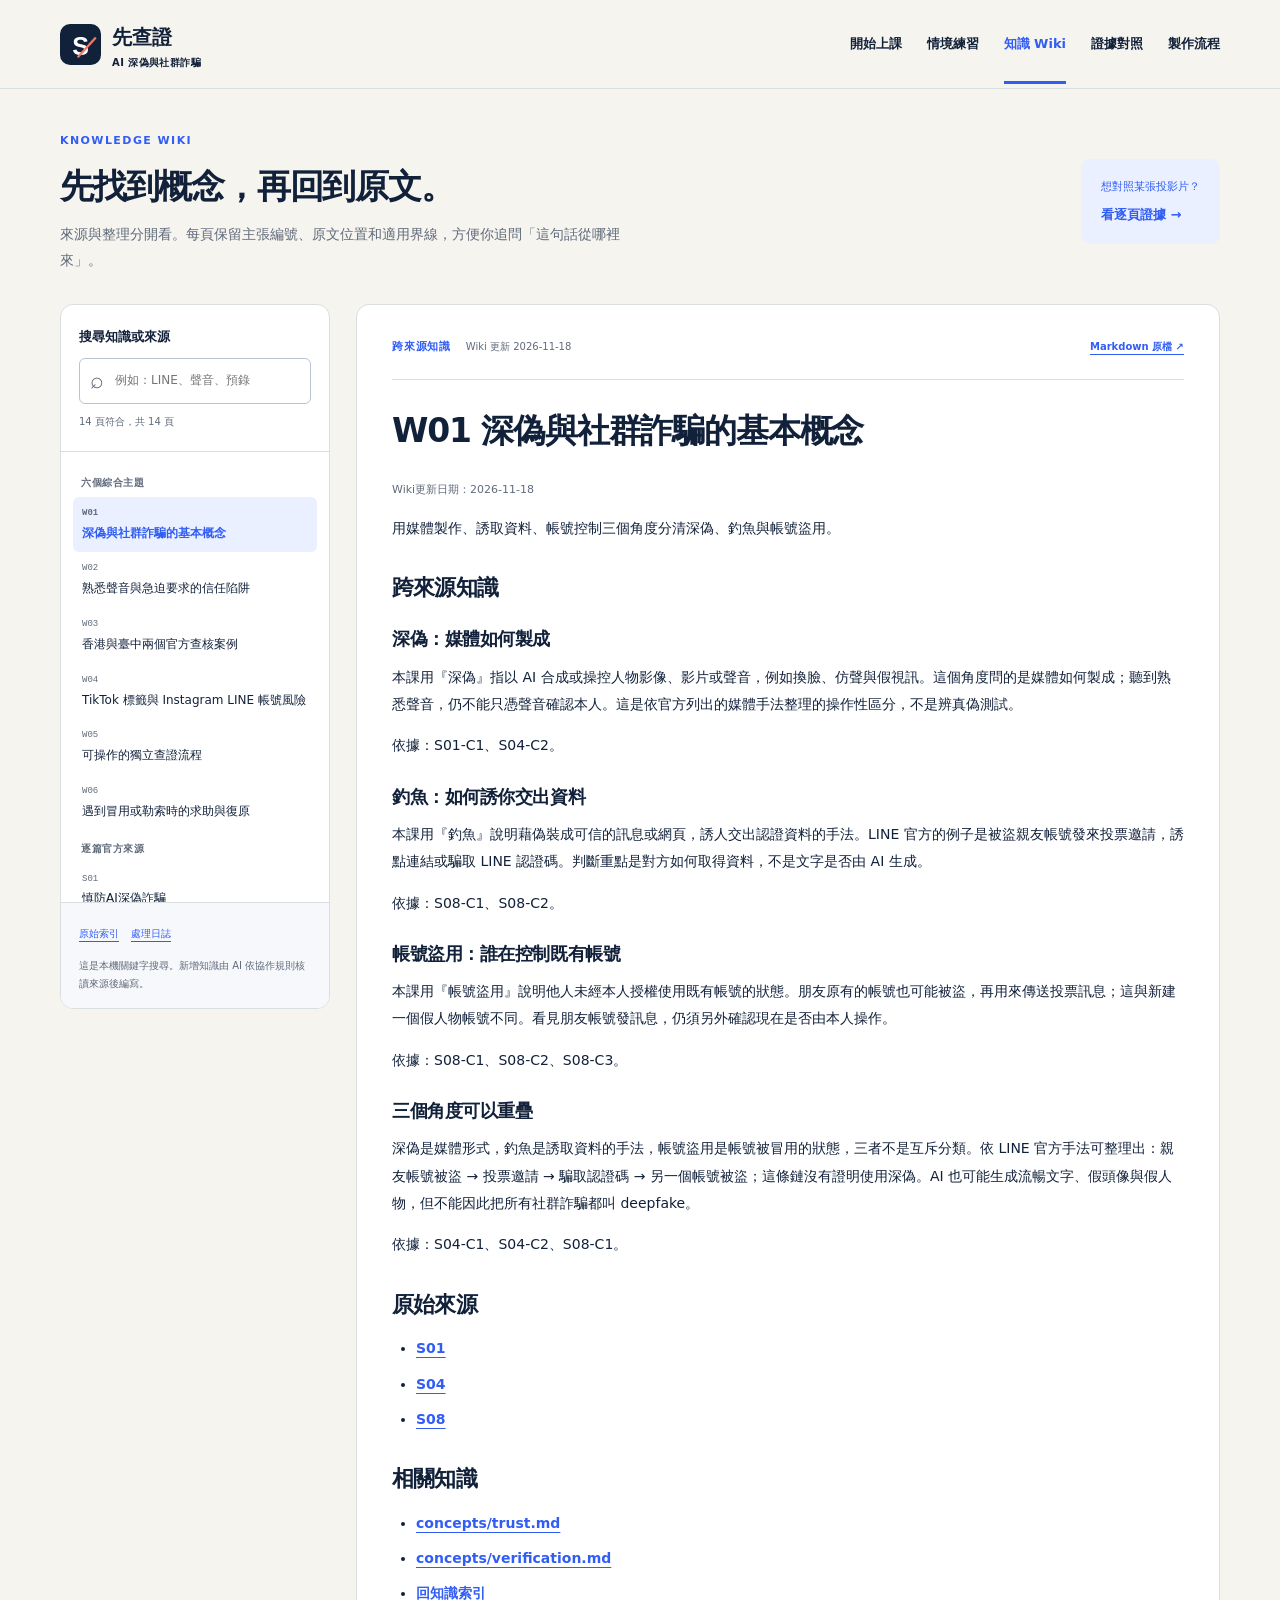
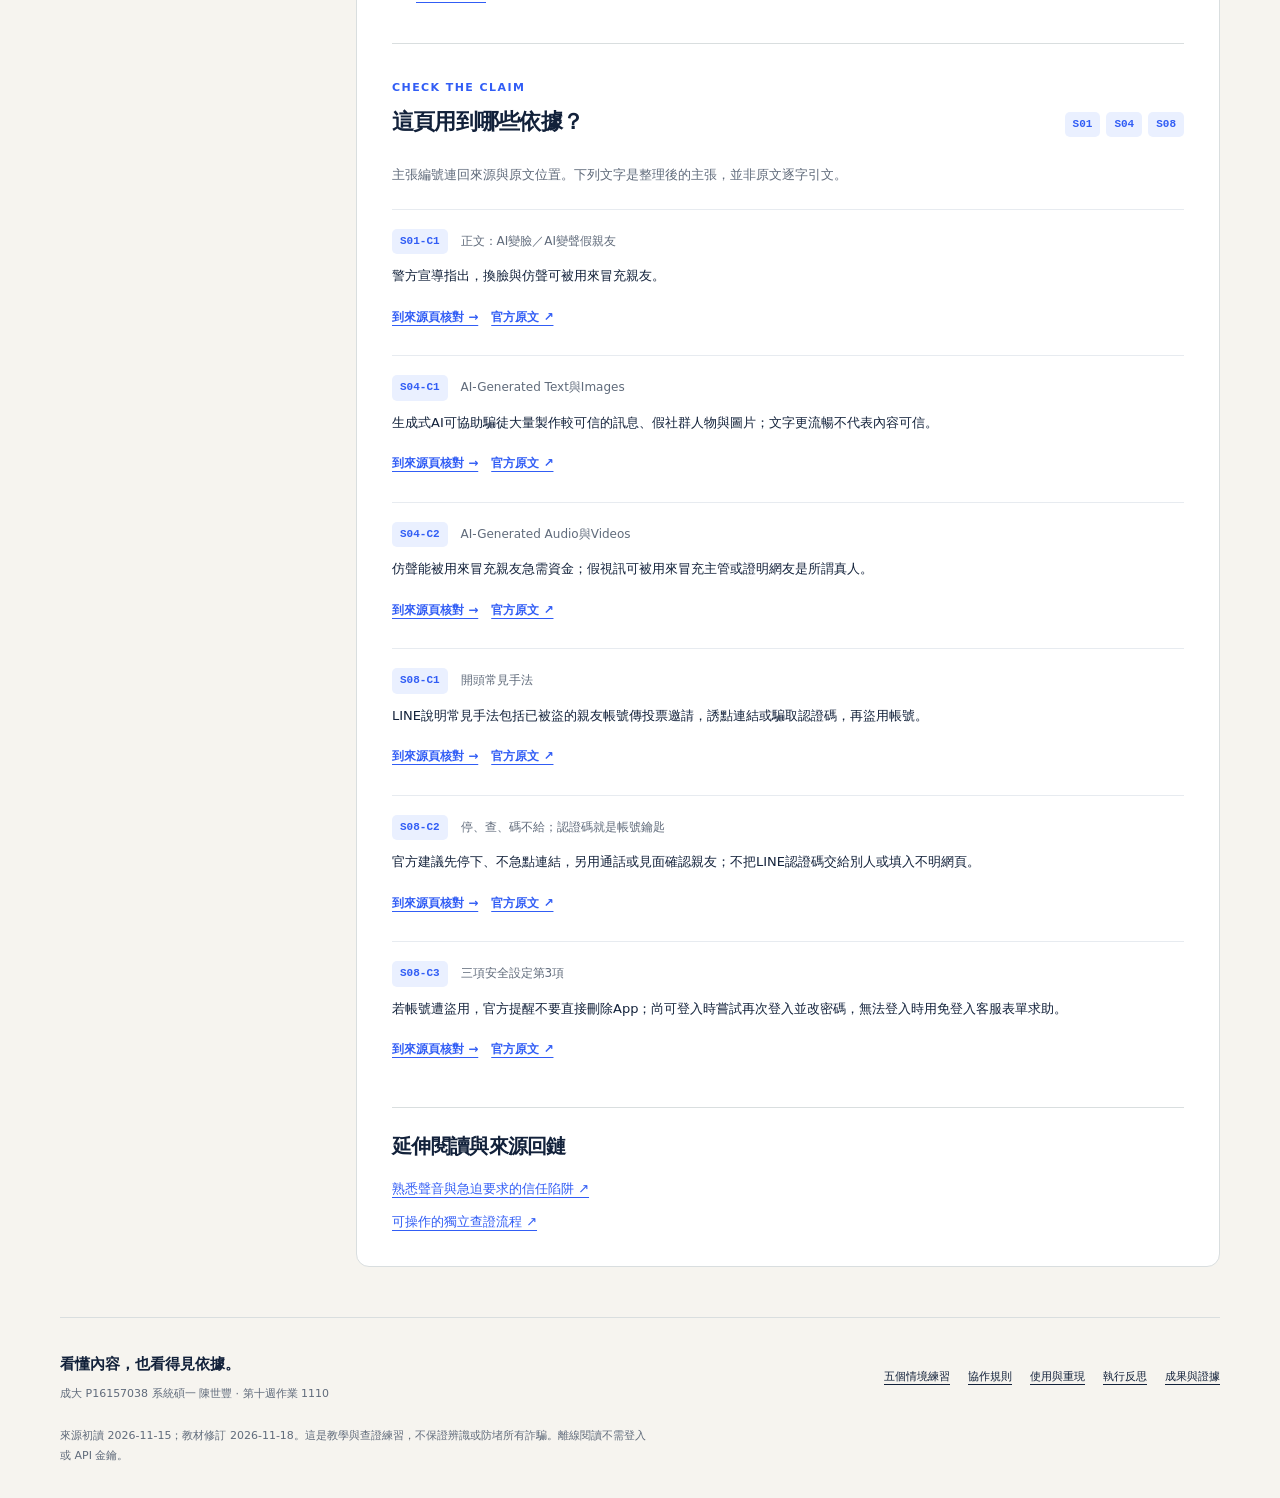
<file: wiki.html>
<!doctype html><html lang="zh-Hant"><head><meta charset="utf-8"><meta name="viewport" content="width=device-width,initial-scale=1"><meta name="description" content="給在臺灣生活的初學者：透過教學簡報、知識 Wiki 與逐頁證據，認識 AI 深偽和社群詐騙。"><title>知識 Wiki｜AI 深偽與社群詐騙</title><style>:root{--ink:#12213a;--paper:#f6f4ef;--blue:#315df5;--coral:#ee7968;--muted:#606b7b;--line:#d9dedf;--pale:#eaf0ff;--white:#fff;--radius:18px}
*{box-sizing:border-box}html{scroll-behavior:smooth;scroll-padding-top:110px}body{margin:0;background:var(--paper);color:var(--ink);font:16px/1.8 "Noto Sans TC","Microsoft JhengHei",system-ui,sans-serif}a{color:var(--blue);text-underline-offset:4px;overflow-wrap:anywhere}button,input,select{font:inherit}button,a,input,select,summary{touch-action:manipulation}a:focus-visible,button:focus-visible,input:focus-visible,select:focus-visible,summary:focus-visible{outline:3px solid var(--coral);outline-offset:4px}button,summary{cursor:pointer}img{max-width:100%;height:auto}h1,h2,h3,p{margin:0}h1,h2,h3{line-height:1.35}h1{font-size:clamp(38px,5vw,66px);letter-spacing:-.055em;font-weight:850}h2{font-size:clamp(26px,3vw,34px);letter-spacing:-.035em}h3{font-size:21px;letter-spacing:-.025em}p+p{margin-top:14px}code{background:#e9edf6;padding:2px 5px;border-radius:4px;font:13px/1.6 Consolas,monospace;overflow-wrap:anywhere}ul,ol{padding-left:24px}li+li{margin-top:8px}section,article,aside,div{min-width:0}[hidden]{display:none!important}.wrap{width:calc(100% - 56px);max-width:1160px;margin-inline:auto}.section{padding-block:58px;border-top:1px solid var(--line)}.section-heading{display:flex;justify-content:space-between;align-items:end;gap:28px;margin-bottom:26px}.section-heading>p{max-width:34ch;color:var(--muted);font-size:14px}.section-heading h2{margin-top:7px}.section-heading>div>p:not(.eyebrow){margin-top:10px;color:var(--muted)}.eyebrow,.tiny-label,.entry-index{font-size:11px;letter-spacing:.13em;font-weight:800}.eyebrow{color:var(--blue)}.lead{font-size:19px;line-height:1.9;max-width:66ch;color:#4c5b6e;margin-top:24px}.muted,.meta{color:var(--muted);font-size:13px}.type-label{font-size:11px;letter-spacing:.07em;font-weight:800;color:var(--blue)}.small-label{font-size:12px;color:var(--muted)}.skip-link{position:fixed;left:16px;top:10px;transform:translateY(-180%);z-index:100;background:var(--ink);color:white;padding:10px 18px;border-radius:7px}.skip-link:focus{transform:translateY(0)}
.site-header{border-bottom:1px solid var(--line);background:rgba(246,244,239,.97);position:sticky;top:0;z-index:20}.header-inner{max-width:1160px;width:calc(100% - 56px);min-height:88px;margin:auto;display:flex;align-items:center;justify-content:space-between;gap:25px}.brand{display:flex;align-items:center;gap:11px;color:var(--ink);text-decoration:none;font-size:20px;font-weight:850;white-space:nowrap}.brand small{display:block;font-size:10px;line-height:1.5;font-weight:600;letter-spacing:.04em}.brand-symbol{display:grid;place-items:center;width:41px;height:41px;background:var(--ink);border-radius:10px;color:white;font-family:Arial,sans-serif;font-size:25px;position:relative}.brand-symbol>span{position:absolute;color:var(--coral);right:2px;bottom:-3px;font-size:23px}.header-inner nav{display:flex;align-items:center;gap:25px}.header-inner nav a{color:var(--ink);font-size:13px;text-decoration:none;font-weight:700;padding-block:28px}.header-inner nav a:hover,.header-inner nav a[aria-current]{color:var(--blue)}.header-inner nav a[aria-current]{box-shadow:inset 0 -3px var(--blue)}.button{display:inline-flex;align-items:center;justify-content:center;padding:13px 21px;border:1px solid var(--ink);border-radius:8px;text-decoration:none;color:var(--ink);font-size:14px;font-weight:800;min-height:48px}.button:hover{background:var(--ink);color:white}.button-primary{background:var(--blue);border-color:var(--blue);color:white}.button-primary:hover{background:#2146ca;border-color:#2146ca}.button-small{padding:9px 15px;min-height:41px}.text-link,.subtle-link{font-weight:700;font-size:13px}.subtle-link{font-size:12px}.actions{display:flex;flex-wrap:wrap;gap:22px;align-items:center;margin-block:28px 19px}.status-dot{display:inline-block;width:7px;height:7px;background:var(--coral);border-radius:50%;margin-right:8px}
.home-hero{display:grid;grid-template-columns:1.08fr .92fr;align-items:center;gap:66px;padding-block:72px 70px}.hero-copy h1{margin-block:23px}.hero-copy h1>span{color:var(--blue)}.hero-lead{font-size:18px;color:#4c5b6e;max-width:32ch}.hero-note{font-size:12px;color:var(--muted)}.signal-demo{background:var(--ink);color:white;border-radius:24px;padding:25px;box-shadow:0 22px 45px #12213a1a;border:1px solid #12213a;position:relative}.demo-top{display:flex;align-items:center;justify-content:space-between;gap:12px;color:#c4cfe4;padding-bottom:22px;border-bottom:1px solid #ffffff24}.demo-chip{background:#ffffff12;border:1px solid #ffffff30;color:#f5c5b9;border-radius:30px;padding:2px 10px;font-size:11px}.contact-row{display:flex;align-items:center;gap:12px;padding-block:22px}.avatar{display:grid;place-items:center;background:#f4baaa;width:42px;height:42px;border-radius:50%;color:var(--ink);font-weight:900}.contact-row b{font-size:15px}.contact-row div>span{display:block;font-size:11px;color:#b8c5dc}.voice-mark{margin-left:auto;color:#91a8ff;font-size:24px}.voice-bubble{background:#213451;border:1px solid #ffffff16;border-radius:0 16px 16px;padding:21px}.voice-bubble p{font-size:17px;font-weight:600;line-height:1.9}.wave{display:flex;align-items:center;gap:5px;min-height:51px;margin-bottom:15px}.wave i{display:block;width:4px;height:var(--bar);background:#8da8ff;border-radius:4px}.signal-flags{display:flex;gap:8px;flex-wrap:wrap;margin-top:15px}.signal-flags span{background:#ee796819;color:#ffb9ab;font-size:10px;padding:3px 8px;border-radius:4px}.demo-answer{display:flex;align-items:flex-start;gap:13px;background:#ffffff0b;border-top:1px solid #ffffff20;margin-top:24px;padding:19px 0 0}.demo-answer>span{display:grid;place-items:center;background:var(--blue);font-size:20px;width:32px;height:32px;border-radius:50%;flex-shrink:0}.demo-answer p{font-size:12px;color:#bfcce0}.demo-answer b{display:block;color:white;font-size:14px;margin-bottom:4px}.demo-caption{font-size:10px;color:#9baecb;margin-top:20px}.learning-route{padding-block:44px 52px;border-top:1px solid var(--line)}.entry-grid{display:grid;grid-template-columns:repeat(3,1fr);gap:18px}.entry-card{border:1px solid var(--line);border-radius:var(--radius);background:var(--white);padding:26px;text-decoration:none;color:var(--ink);transition:transform .18s,border-color .18s}.entry-card:hover{transform:translateY(-4px);border-color:var(--blue)}.entry-index{color:var(--blue)}.entry-card h3{margin-block:23px 12px;font-size:22px}.entry-card p{font-size:14px;color:var(--muted);line-height:1.85}.entry-card>b{display:block;font-size:12px;color:var(--blue);margin-top:27px}.entry-evidence{background:var(--pale);border-color:#becbff}.fact-strip{display:grid;grid-template-columns:repeat(4,1fr);border-block:1px solid var(--line);padding-block:25px}.fact-strip>div{display:flex;gap:15px;align-items:center;padding-inline:20px;border-right:1px solid var(--line)}.fact-strip>div:first-child{padding-left:0}.fact-strip>div:last-child{border:0}.fact-strip b{font-size:36px;letter-spacing:-.06em;color:var(--blue)}.fact-strip span{font-size:12px;max-width:8em;line-height:1.7}.verification-block{padding-block:60px}.verify-grid{display:grid;grid-template-columns:repeat(4,1fr);gap:18px;margin-bottom:20px}.verify-step{border-top:3px solid var(--ink);padding:20px 3px}.verify-step>span{font-size:36px;font-weight:850;color:var(--blue)}.verify-step p{margin-top:12px;font-size:14px}.site-footer{display:grid;grid-template-columns:1fr auto;gap:18px 30px;border-top:1px solid var(--line);padding-block:32px}.site-footer b{font-size:15px}.site-footer p{font-size:11px;color:var(--muted);margin-top:5px}.footer-links{display:flex;gap:18px;align-items:center;flex-wrap:wrap}.footer-links a{font-size:11px;color:var(--ink)}.footer-note{grid-column:1/-1;max-width:85ch}
.page-hero{padding-block:65px 48px}.page-hero h1{margin-top:17px}.page-hero .lead{max-width:60ch}.evidence-hero{display:grid;grid-template-columns:1fr 280px;gap:70px;align-items:center}.evidence-stamp{border:1px solid #b8c7ff;background:var(--pale);border-radius:var(--radius);padding:26px;display:flex;flex-direction:column;gap:15px}.evidence-stamp b{font-size:33px;line-height:1.55;letter-spacing:-.03em}.evidence-stamp>span:last-of-type{font-size:12px;color:var(--muted)}.requirement-grid{display:grid;grid-template-columns:repeat(3,1fr);gap:16px}.requirement-card{display:flex;flex-direction:column;align-items:start;border:1px solid var(--line);border-radius:13px;padding:23px;background:white}.requirement-card h3{margin-top:15px;font-size:19px}.requirement-card p{font-size:13px;color:var(--muted);margin-block:10px 16px}.result-line{font-size:11px;background:#edf2fa;color:#425d82;border-radius:4px;padding:3px 7px;margin-top:auto}.requirement-card>a{margin-top:16px}.trace-section{scroll-margin-top:100px}.trace-control{display:flex;gap:15px;align-items:center;background:var(--ink);border-radius:12px;padding:22px;color:white;margin-bottom:20px}.trace-control label{font-size:13px;font-weight:700;flex-shrink:0}.trace-control select{min-width:0;width:100%;padding:12px;background:white;color:var(--ink);border-radius:6px;border:1px solid #ffffff60;font-size:14px}.trace-control>span{font-size:11px;white-space:nowrap;color:#bac8df}.trace-title{background:white;border:1px solid var(--line);border-radius:13px;padding:25px}.trace-title-top{display:flex;gap:12px;align-items:center;margin-bottom:11px}.trace-title h3{font-size:27px;max-width:36ch}.trace-title>p{font-size:13px;color:var(--muted);margin-top:11px}.trace-links{display:flex;gap:15px;flex-wrap:wrap;margin-top:19px}.trace-path{display:grid;grid-template-columns:repeat(3,1fr);gap:12px;margin-block:14px}.trace-stage{padding:19px;background:#edf0f7;border-radius:9px}.trace-stage>span{font-size:10px;letter-spacing:.09em;color:var(--muted);font-weight:800}.trace-stage>b{display:block;font-size:15px;margin-top:5px}.trace-stage a{display:block;font-size:12px;margin-top:8px}.trace-subtitle{font-size:20px;margin-block:29px 16px}.trace-claims{display:grid;gap:12px}.trace-claim{background:white;border:1px solid var(--line);border-left:3px solid var(--blue);border-radius:0 10px 10px 0;padding:21px}.claim-meta{display:flex;flex-wrap:wrap;gap:12px;align-items:center}.trace-claim p{font-size:15px;line-height:1.9;margin-block:10px}.claim-location{font-size:12px;color:var(--muted)}.source-cite{display:flex;gap:12px;align-items:start;padding-top:13px;border-top:1px solid #e8ebef;margin-top:13px}.source-cite>span{font-size:11px;white-space:nowrap;color:var(--muted)}.source-cite>a{font-size:12px;font-weight:650}.query-list{display:grid;gap:13px}.query-card{border:1px solid var(--line);border-radius:11px;background:white;padding:22px}.query-card h4{font-size:16px;margin:10px 0}.query-card p{font-size:13px;color:#4c5b6e;line-height:1.9}.query-card details{margin-top:15px;font-size:12px}.query-card details p{margin-top:10px;font-size:12px}.query-card .trace-links{margin-top:13px}.id-chip{display:inline-flex;align-items:center;background:var(--pale);color:var(--blue);font:700 11px/1.6 Consolas,monospace;padding:4px 8px;border-radius:5px;text-decoration:none}.check-grid{display:grid;grid-template-columns:repeat(3,1fr);gap:17px}.check-card{display:flex;flex-direction:column;align-items:start;background:white;border:1px solid var(--line);border-radius:12px;padding:24px}.check-card h3{font-size:23px;margin-block:20px 10px}.check-card p{font-size:13px;color:var(--muted);margin-bottom:18px}.check-card time{display:block;font-size:10px;color:var(--muted);margin-top:auto;margin-bottom:10px}.record-boundary{font-size:11px;color:var(--muted);margin-top:18px;max-width:95ch}.record-details{margin-top:25px;border:1px solid var(--line);border-radius:8px;background:white}.record-details summary{padding:17px 20px;font-size:13px;font-weight:700}.table-wrap{overflow-x:auto}table{width:100%;border-collapse:collapse;font-size:12px}th,td{text-align:left;vertical-align:top;padding:14px 17px;border-top:1px solid var(--line);overflow-wrap:anywhere}th{background:#eef1f8}.test-status{font-size:10px;font-weight:800;border-radius:5px;padding:4px 8px;white-space:nowrap}.test-status.pass{background:#e7f1e9;color:#296845}.test-status.fail{background:#fde6e1;color:#9d4133}.proof-grid{display:grid;grid-template-columns:repeat(2,1fr);gap:21px}.proof-card{margin:0;background:white;border:1px solid var(--line);border-radius:12px;overflow:hidden}.proof-title{padding:18px 21px;display:flex;align-items:center;gap:12px}.proof-title>span{font-size:11px;font-weight:800;color:var(--blue)}.proof-title h3{font-size:17px}.proof-image-link{display:block;background:#e6ebf5;aspect-ratio:1.8;overflow:hidden}.proof-image-link img{display:block;width:100%;height:100%;object-fit:contain}.proof-card figcaption{padding:17px 21px;border-top:1px solid var(--line)}.proof-card figcaption b{font-size:12px}.proof-card figcaption p{font-size:10px;color:var(--muted);margin-top:8px}.proof-placeholder{display:grid;place-content:center;text-align:center;background:#edf1f8;aspect-ratio:1.8;padding:20px}.proof-placeholder span{font-size:30px;color:var(--blue)}.proof-placeholder p{font-size:12px;color:var(--muted)}.provenance-note>p{font-size:14px;color:var(--muted);margin-top:18px;max-width:90ch}.link-row{display:flex;gap:11px;flex-wrap:wrap;margin-top:25px}.link-row a{padding:8px 13px;background:white;border:1px solid var(--line);border-radius:5px;font-size:12px;text-decoration:none}
.wiki-intro{padding-block:42px 31px;display:flex;align-items:center;justify-content:space-between;gap:35px}.page-heading{font-size:34px;font-weight:850;letter-spacing:-.035em;line-height:1.4;margin-top:12px}.intro-copy{font-size:14px;color:var(--muted);max-width:63ch;margin-top:12px}.inline-callout{flex-shrink:0;padding:18px 20px;background:var(--pale);border-radius:9px;text-decoration:none;font-size:11px}.inline-callout>b{display:block;font-size:13px;margin-top:6px}.wiki-layout{display:grid;grid-template-columns:270px minmax(0,1fr);gap:26px;align-items:start;padding-bottom:50px}.wiki-sidebar{position:sticky;top:110px;background:white;border:1px solid var(--line);border-radius:13px;overflow:hidden}.sidebar-top{padding:20px 18px;border-bottom:1px solid var(--line)}.sidebar-top label{display:block;font-size:13px;font-weight:800;margin-bottom:10px}.search-box{display:flex;align-items:center;gap:7px;border:1px solid #b8c3d3;border-radius:6px;padding:7px 10px}.search-box>span{font-size:23px;line-height:1;color:var(--muted)}.search-box input{width:100%;min-width:0;border:0;background:transparent;font-size:12px;padding:4px;outline-offset:3px}.sidebar-top .meta{margin-top:9px;font-size:10px}#wiki-list{max-height:50vh;overflow:auto;padding:13px 12px}.nav-group-title{margin:9px 8px 5px;color:var(--muted);font-size:10px;font-weight:800;letter-spacing:.06em}.wiki-nav-link{display:block;padding:9px 9px;border-radius:6px;text-decoration:none;color:var(--ink);font-size:12px;line-height:1.65}.wiki-nav-link[aria-current]{color:var(--blue);background:var(--pale);font-weight:750}.wiki-nav-link:hover{background:#f0f3fa}.wiki-nav-link>span{display:block;font-size:9px;color:var(--muted);font-family:Consolas,monospace;margin-bottom:3px}.sidebar-footer{padding:15px 18px;background:#f7f8fb;border-top:1px solid var(--line)}.sidebar-footer a{font-size:10px;margin-right:12px}.sidebar-footer p{font-size:10px;color:var(--muted);margin-top:10px}.wiki-article{background:white;border:1px solid var(--line);padding:32px 35px;border-radius:13px;overflow-wrap:anywhere}.article-tools{display:flex;gap:15px;align-items:center;flex-wrap:wrap;padding-bottom:22px;border-bottom:1px solid var(--line);margin-bottom:26px}.article-tools .muted{font-size:10px}.article-tools>a{margin-left:auto;font-size:10px}.document h1{font-size:33px;line-height:1.5;letter-spacing:-.035em;margin-bottom:24px}.document h2{font-size:22px;margin-block:31px 15px}.document h3{font-size:18px;margin-block:25px 12px}.document p,.document li{font-size:14px;line-height:1.95}.document>p:first-of-type{font-size:11px;color:var(--muted)}.document>p+p{margin-top:14px}.document a{font-weight:600}.source-profile{margin-top:30px;padding:22px;background:#f2f5fb;border-radius:9px}.profile-row{display:grid;grid-template-columns:80px 1fr;gap:14px;margin-bottom:13px}.profile-row>span{font-size:11px;color:var(--muted)}.profile-row>b,.profile-row>p{font-size:12px;font-weight:500}.source-actions{display:flex;gap:17px;flex-wrap:wrap;align-items:center;margin-top:20px}.boundary{margin-top:27px;border-left:3px solid var(--coral);padding:19px 22px;background:#fff4ef}.boundary h2{font-size:18px;margin-top:6px}.boundary li{font-size:12px;line-height:1.9}.claim-section{margin-top:35px;border-top:1px solid var(--line);padding-top:28px}.claim-section h2{font-size:22px}.chip-row{display:flex;gap:6px;flex-wrap:wrap}.claim-list{list-style:none;margin:22px 0 0;padding:0}.claim-item{padding:19px 0;border-top:1px solid #e7ebf0;scroll-margin-top:118px}.claim-item>div{display:flex;gap:13px;align-items:center;flex-wrap:wrap}.claim-item p{font-size:13px;margin-block:10px}.claim-item.is-highlighted{background:#fff2e8;outline:2px solid var(--coral);border-radius:7px;padding:16px}.related-section{margin-top:27px;border-top:1px solid var(--line);padding-top:25px}.related-section h2{font-size:20px;margin-bottom:17px}.related-link{display:block;margin-top:10px;font-size:13px}
.graph-board{display:grid;grid-template-columns:repeat(3,1fr);gap:25px;align-items:start}.graph-phase{position:relative;border:1px solid var(--line);border-radius:14px;background:#eaf0fa;padding:19px}.graph-phase:nth-child(2){background:#eef0f8}.graph-phase:nth-child(3){background:#f5eee9}.graph-phase>header{display:flex;gap:11px;align-items:center;margin-bottom:23px}.graph-phase>header>span{font-size:11px;color:var(--blue);font-weight:800}.graph-phase h3{font-size:17px}.graph-phase:not(:last-child)::after{content:'→';position:absolute;right:-21px;top:21px;color:var(--blue);font-size:24px;z-index:1}.graph-node{display:flex;flex-direction:column;align-items:start;background:white;border:1px solid #d5dce9;border-radius:8px;padding:15px;text-decoration:none;color:var(--ink)}.graph-node:hover{border-color:var(--blue)}.graph-node>span{font:700 10px Consolas,monospace;color:var(--blue)}.graph-node>b{font-size:15px;margin-top:7px}.graph-node>small{font-size:10px;color:var(--muted);margin-top:5px}.graph-arrow{display:block;text-align:center;color:#97a7c0;font-size:19px;line-height:1.6}.return-lanes{display:grid;grid-template-columns:repeat(3,1fr);gap:13px;margin-top:22px}.return-lanes>a{font-size:11px;padding:13px;border:1px dashed #d2a294;color:#8e4a3b;border-radius:7px;text-decoration:none;background:#fff7f0}.return-lanes span{font-size:17px;margin-right:5px}.node-list{display:grid;gap:11px}.node-detail{border:1px solid var(--line);background:white;border-radius:9px;scroll-margin-top:110px}.node-detail>summary{padding:18px 22px;font-size:15px;font-weight:700}.node-detail>summary>span{display:inline-block;color:var(--blue);font:700 11px Consolas,monospace;margin-right:20px}.node-content{padding:0 24px 24px}.node-content dl{margin:0}.node-content dl>div{display:grid;grid-template-columns:100px 1fr;gap:15px;border-top:1px solid #e7ebf1;padding-block:12px}.node-content dt{font-size:11px;color:var(--muted)}.node-content dd{margin:0;font-size:13px}.process-pending{margin-top:15px;font-size:11px;background:#fff3e8;padding:14px;border-radius:6px}.repair-grid{display:grid;grid-template-columns:repeat(3,1fr);gap:18px}.repair-grid>article{background:white;border:1px solid var(--line);border-radius:11px;padding:23px}.repair-grid>article>span{font-size:10px;font-weight:800;color:var(--blue)}.repair-grid h3{font-size:20px;margin-block:15px}.repair-grid code{display:block;font-size:10px;margin-block:15px}.repair-grid p{font-size:13px;color:var(--muted)}.stop-rules{display:grid;grid-template-columns:1.3fr 1fr;gap:60px}.stop-rules p{font-size:13px;color:var(--muted);margin-top:17px}.stop-rules b{display:inline-block;background:var(--ink);color:white;border-radius:6px;padding:8px 13px;font-size:14px;margin:0 8px 10px 0}
@media(max-width:950px){.home-hero{gap:32px}.hero-copy h1{font-size:49px}.header-inner nav{gap:17px}.fact-strip>div{padding-inline:13px;gap:10px}.wiki-layout{grid-template-columns:230px 1fr;gap:18px}.wiki-article{padding:26px}.trace-path{gap:8px}.trace-stage{padding:15px}.evidence-hero{gap:35px;grid-template-columns:1fr 235px}.check-grid{gap:12px}.check-card{padding:19px}.entry-card{padding:22px}.return-lanes{grid-template-columns:1fr}.stop-rules{gap:30px}}
@media(max-width:720px){html{scroll-padding-top:124px}.wrap,.header-inner{width:calc(100% - 36px)}.header-inner{min-height:110px;align-items:start;flex-direction:column;gap:8px;padding-top:15px}.brand{font-size:17px}.brand-symbol{width:33px;height:33px;font-size:20px}.brand small{font-size:8px}.header-inner nav{width:100%;justify-content:space-between;gap:10px}.header-inner nav a{font-size:11px;padding-block:8px 12px}.home-hero{grid-template-columns:1fr;padding-block:36px 42px;gap:31px}.hero-copy h1{font-size:43px;letter-spacing:-.06em;line-height:1.3;margin-block:18px}.hero-lead{font-size:16px;max-width:34ch}.hero-note{font-size:10px}.actions{gap:16px;margin-top:23px}.button{font-size:12px;padding:12px 15px}.text-link{font-size:12px}.signal-demo{padding:21px;border-radius:18px}.demo-top{padding-bottom:17px}.contact-row{padding-block:17px}.voice-bubble{padding:17px}.voice-bubble p{font-size:16px}.wave{gap:5px}.wave i{width:4px}.section,.learning-route,.verification-block{padding-block:35px}.section-heading{display:block;margin-bottom:21px}.section-heading>p{margin-top:12px;max-width:40ch}.section-heading>a{display:inline-block;margin-top:14px}.section-heading h2,h2{font-size:26px}.entry-grid,.requirement-grid,.check-grid,.repair-grid,.proof-grid{grid-template-columns:1fr}.entry-card h3{margin-top:15px;font-size:22px}.entry-card>b{margin-top:18px}.fact-strip{grid-template-columns:repeat(2,1fr);gap:17px 0;padding-block:20px}.fact-strip>div{padding-inline:15px}.fact-strip>div:nth-child(2){border-right:0}.fact-strip>div:nth-child(3){padding-left:0}.fact-strip b{font-size:31px}.verify-grid{grid-template-columns:repeat(2,1fr);gap:16px}.verify-step{padding-top:13px}.verify-step>span{font-size:31px}.verify-step p{font-size:12px}.site-footer{grid-template-columns:1fr;padding-block:25px}.footer-links{gap:16px}.footer-note{grid-column:auto}.page-hero{padding-block:35px}.page-hero h1{font-size:41px}.lead{font-size:16px;margin-top:20px}.evidence-hero{grid-template-columns:1fr;gap:25px}.evidence-stamp{padding:21px;gap:10px}.evidence-stamp b{font-size:27px}.evidence-stamp b br{display:none}.requirement-card{padding:22px}.trace-control{display:block;padding:18px}.trace-control label{display:block;margin-bottom:12px}.trace-control select{display:block;font-size:12px;width:100%}.trace-control>span{display:block;margin-top:9px}.trace-title{padding:21px}.trace-title h3{font-size:24px}.trace-path{grid-template-columns:1fr}.trace-stage{padding:17px}.trace-claim{padding:18px}.trace-claim p{font-size:14px}.source-cite{display:block}.source-cite>a{display:block;margin-top:6px}.query-card{padding:19px}.check-card h3{font-size:24px}.check-card time{margin-top:10px}.record-details summary{font-size:12px;padding:16px}.proof-title{padding:17px}.proof-image-link{aspect-ratio:1.5}.provenance-note>p{font-size:13px}.wiki-intro{display:block;padding-block:29px}.page-heading{font-size:29px}.intro-copy{font-size:13px}.inline-callout{display:block;margin-top:18px;padding:14px 16px}.inline-callout>b{display:inline;margin-left:13px}.wiki-layout{grid-template-columns:1fr;gap:21px}.wiki-sidebar{position:static}.sidebar-top{padding:16px}.sidebar-top .meta{margin-top:6px}#wiki-list{max-height:200px;padding:8px 10px}.wiki-nav-link{padding:8px 9px}.sidebar-footer{padding:12px 16px}.sidebar-footer p{margin-top:6px}.wiki-article{padding:23px 20px}.article-tools{gap:11px;margin-bottom:22px;padding-bottom:18px}.article-tools>a{margin-left:0}.document h1{font-size:29px}.document h2{font-size:22px}.document p,.document li{font-size:14px}.source-profile{padding:18px}.profile-row{grid-template-columns:67px 1fr;gap:10px}.boundary{padding:17px}.claim-item>div{gap:9px}.graph-board{grid-template-columns:1fr;gap:28px}.graph-phase:not(:last-child)::after{content:'↓';right:50%;top:auto;bottom:-31px}.graph-phase{padding:19px}.return-lanes{margin-top:20px}.node-detail>summary{padding:17px;font-size:14px}.node-detail>summary>span{margin-right:13px}.node-content{padding:0 18px 20px}.node-content dl>div{grid-template-columns:77px 1fr;gap:9px}.node-content dd{font-size:12px}.stop-rules{grid-template-columns:1fr;gap:20px}th,td{padding:12px 10px;font-size:11px}}
@media(prefers-reduced-motion:reduce){html{scroll-behavior:auto}*{transition:none!important}}@media print{.site-header,.skip-link,.wiki-sidebar,.actions{display:none}.wrap{width:100%;max-width:none}.wiki-layout{display:block}.wiki-article{border:0;padding:0}.section{break-inside:avoid;padding-block:20px}.site-footer{margin-top:20px}.proof-card{break-inside:avoid}body{background:white}}
</style></head><body class="portal-page"><a class="skip-link" href="#main">跳至主要內容</a><header class="site-header"><div class="header-inner"><a class="brand" href="index.html"><span class="brand-symbol" aria-hidden="true">S<span>／</span></span><span>先查證<small>AI 深偽與社群詐騙</small></span></a><nav aria-label="主要導覽"><a href="deck.html">開始上課</a><a href="practice.html">情境練習</a><a href="wiki.html" aria-current="page">知識 Wiki</a><a href="evidence.html">證據對照</a><a href="workflow.html">製作流程</a></nav></div></header><main id="main"><section class="wrap wiki-intro"><div><p class="eyebrow">KNOWLEDGE WIKI</p><p class="page-heading">先找到概念，再回到原文。</p><p class="intro-copy">來源與整理分開看。每頁保留主張編號、原文位置和適用界線，方便你追問「這句話從哪裡來」。</p></div><a class="inline-callout" href="evidence.html">想對照某張投影片？<b>看逐頁證據 →</b></a></section><div class="wrap wiki-layout"><aside class="wiki-sidebar"><div class="sidebar-top"><label for="wiki-search">搜尋知識或來源</label><div class="search-box"><span aria-hidden="true">⌕</span><input id="wiki-search" type="search" placeholder="例如：LINE、聲音、預錄" autocomplete="off"></div><p id="wiki-result-count" class="meta" aria-live="polite">14 頁可閱讀</p></div><nav id="wiki-list" aria-label="知識頁面"><a href="wiki.html#page=sources%2FS01.md" class="wiki-nav-link">S01 慎防AI深偽詐騙</a><a href="wiki.html#page=sources%2FS02.md" class="wiki-nav-link">S02 LCQ9: Combating frauds involving deepfake</a><a href="wiki.html#page=sources%2FS03.md" class="wiki-nav-link">S03 Scammers use AI to enhance their family emergency schemes</a><a href="wiki.html#page=sources%2FS04.md" class="wiki-nav-link">S04 Criminals Use Generative Artificial Intelligence to Facilitate Financial Fraud</a><a href="wiki.html#page=sources%2FS05.md" class="wiki-nav-link">S05 【謠言澄清】AI換臉性行為恐嚇信件入侵 中市警局：假訊息依法究辦</a><a href="wiki.html#page=sources%2FS06.md" class="wiki-nav-link">S06 Partnering with our industry to advance AI transparency and literacy</a><a href="wiki.html#page=sources%2FS07.md" class="wiki-nav-link">S07 Designing Account Security Across Our Apps</a><a href="wiki.html#page=sources%2FS08.md" class="wiki-nav-link">S08 注意！「幫忙投票」是盜帳號陷阱，8月帳號被盜通報數增加97%</a><a href="wiki.html#page=concepts%2Fbasics.md" class="wiki-nav-link">W01 深偽與社群詐騙的基本概念</a><a href="wiki.html#page=concepts%2Ftrust.md" class="wiki-nav-link">W02 熟悉聲音與急迫要求的信任陷阱</a><a href="wiki.html#page=concepts%2Fcases.md" class="wiki-nav-link">W03 香港與臺中兩個官方查核案例</a><a href="wiki.html#page=concepts%2Fplatforms.md" class="wiki-nav-link">W04 TikTok 標籤與 Instagram LINE 帳號風險</a><a href="wiki.html#page=concepts%2Fverification.md" class="wiki-nav-link">W05 可操作的獨立查證流程</a><a href="wiki.html#page=concepts%2Fresponse.md" class="wiki-nav-link">W06 遇到冒用或勒索時的求助與復原</a></nav><div class="sidebar-footer"><a href="wiki/index.md" class="">原始索引</a><a href="wiki/log.md" class="">處理日誌</a><p>這是本機關鍵字搜尋。新增知識由 AI 依協作規則核讀來源後編寫。</p></div></aside><article id="wiki-article" class="wiki-article" aria-live="polite"><div class="article-tools"><span class="type-label">跨來源知識</span><span class="muted">Wiki 更新 2026-11-18</span><a href="wiki/concepts/basics.md" class="subtle-link">Markdown 原檔 ↗</a></div><div class="document"><h1>W01 深偽與社群詐騙的基本概念</h1><p>Wiki更新日期：2026-11-18</p><p>用媒體製作、誘取資料、帳號控制三個角度分清深偽、釣魚與帳號盜用。</p><h2>跨來源知識</h2><h3>深偽：媒體如何製成</h3><p>本課用『深偽』指以 AI 合成或操控人物影像、影片或聲音，例如換臉、仿聲與假視訊。這個角度問的是媒體如何製成；聽到熟悉聲音，仍不能只憑聲音確認本人。這是依官方列出的媒體手法整理的操作性區分，不是辨真偽測試。</p><p>依據：S01-C1、S04-C2。</p><h3>釣魚：如何誘你交出資料</h3><p>本課用『釣魚』說明藉偽裝成可信的訊息或網頁，誘人交出認證資料的手法。LINE 官方的例子是被盜親友帳號發來投票邀請，誘點連結或騙取 LINE 認證碼。判斷重點是對方如何取得資料，不是文字是否由 AI 生成。</p><p>依據：S08-C1、S08-C2。</p><h3>帳號盜用：誰在控制既有帳號</h3><p>本課用『帳號盜用』說明他人未經本人授權使用既有帳號的狀態。朋友原有的帳號也可能被盜，再用來傳送投票訊息；這與新建一個假人物帳號不同。看見朋友帳號發訊息，仍須另外確認現在是否由本人操作。</p><p>依據：S08-C1、S08-C2、S08-C3。</p><h3>三個角度可以重疊</h3><p>深偽是媒體形式，釣魚是誘取資料的手法，帳號盜用是帳號被冒用的狀態，三者不是互斥分類。依 LINE 官方手法可整理出：親友帳號被盜 → 投票邀請 → 騙取認證碼 → 另一個帳號被盜；這條鏈沒有證明使用深偽。AI 也可能生成流暢文字、假頭像與假人物，但不能因此把所有社群詐騙都叫 deepfake。</p><p>依據：S04-C1、S04-C2、S08-C1。</p><h2>原始來源</h2><ul><li><a href="wiki.html#page=sources%2FS01.md">S01</a></li><li><a href="wiki.html#page=sources%2FS04.md">S04</a></li><li><a href="wiki.html#page=sources%2FS08.md">S08</a></li></ul><h2>相關知識</h2><ul><li><a href="wiki.html#page=concepts%2Ftrust.md">concepts/trust.md</a></li><li><a href="wiki.html#page=concepts%2Fverification.md">concepts/verification.md</a></li><li><a href="wiki.html#page=index.md">回知識索引</a></li></ul></div><section class="claim-section"><div class="section-heading"><div><span class="eyebrow">CHECK THE CLAIM</span><h2>這頁用到哪些依據？</h2></div><div class="chip-row"><a href="wiki.html#page=sources%2FS01.md" class="id-chip">S01</a><a href="wiki.html#page=sources%2FS04.md" class="id-chip">S04</a><a href="wiki.html#page=sources%2FS08.md" class="id-chip">S08</a></div></div><p class="muted">主張編號連回來源與原文位置。下列文字是整理後的主張，並非原文逐字引文。</p><ol class="claim-list"><li id="claim-S01-C1" class="claim-item"><div><span class="id-chip">S01-C1</span><span class="small-label">正文：AI變臉／AI變聲假親友</span></div><p>警方宣導指出，換臉與仿聲可被用來冒充親友。</p><div class="trace-links"><a href="wiki.html#page=sources%2FS01.md" class="subtle-link">到來源頁核對 →</a><a href="https://md-fraud.police.gov.taipei/News_Content.aspx?n=BD99F0864A7983ED&amp;s=1A33FBCA5115E6C9" class="subtle-link">官方原文 ↗</a></div></li><li id="claim-S04-C1" class="claim-item"><div><span class="id-chip">S04-C1</span><span class="small-label">AI-Generated Text與Images</span></div><p>生成式AI可協助騙徒大量製作較可信的訊息、假社群人物與圖片；文字更流暢不代表內容可信。</p><div class="trace-links"><a href="wiki.html#page=sources%2FS04.md" class="subtle-link">到來源頁核對 →</a><a href="https://www.ic3.gov/PSA/2024/PSA241203" class="subtle-link">官方原文 ↗</a></div></li><li id="claim-S04-C2" class="claim-item"><div><span class="id-chip">S04-C2</span><span class="small-label">AI-Generated Audio與Videos</span></div><p>仿聲能被用來冒充親友急需資金；假視訊可被用來冒充主管或證明網友是所謂真人。</p><div class="trace-links"><a href="wiki.html#page=sources%2FS04.md" class="subtle-link">到來源頁核對 →</a><a href="https://www.ic3.gov/PSA/2024/PSA241203" class="subtle-link">官方原文 ↗</a></div></li><li id="claim-S08-C1" class="claim-item"><div><span class="id-chip">S08-C1</span><span class="small-label">開頭常見手法</span></div><p>LINE說明常見手法包括已被盜的親友帳號傳投票邀請，誘點連結或騙取認證碼，再盜用帳號。</p><div class="trace-links"><a href="wiki.html#page=sources%2FS08.md" class="subtle-link">到來源頁核對 →</a><a href="https://www.linecorp.com/tw/pr/news/2026/0909/" class="subtle-link">官方原文 ↗</a></div></li><li id="claim-S08-C2" class="claim-item"><div><span class="id-chip">S08-C2</span><span class="small-label">停、查、碼不給；認證碼就是帳號鑰匙</span></div><p>官方建議先停下、不急點連結，另用通話或見面確認親友；不把LINE認證碼交給別人或填入不明網頁。</p><div class="trace-links"><a href="wiki.html#page=sources%2FS08.md" class="subtle-link">到來源頁核對 →</a><a href="https://www.linecorp.com/tw/pr/news/2026/0909/" class="subtle-link">官方原文 ↗</a></div></li><li id="claim-S08-C3" class="claim-item"><div><span class="id-chip">S08-C3</span><span class="small-label">三項安全設定第3項</span></div><p>若帳號遭盜用，官方提醒不要直接刪除App；尚可登入時嘗試再次登入並改密碼，無法登入時用免登入客服表單求助。</p><div class="trace-links"><a href="wiki.html#page=sources%2FS08.md" class="subtle-link">到來源頁核對 →</a><a href="https://www.linecorp.com/tw/pr/news/2026/0909/" class="subtle-link">官方原文 ↗</a></div></li></ol></section><section class="related-section"><h2>延伸閱讀與來源回鏈</h2><a href="wiki.html#page=concepts%2Ftrust.md" class="related-link">熟悉聲音與急迫要求的信任陷阱 ↗</a><a href="wiki.html#page=concepts%2Fverification.md" class="related-link">可操作的獨立查證流程 ↗</a></section></article></div></main><footer class="site-footer wrap"><div><b>看懂內容，也看得見依據。</b><p>成大 P16157038 系統碩一 陳世豐 · 第十週作業 1110</p></div><div class="footer-links"><a href="practice.html" class="">五個情境練習</a><a href="AGENTS.md" class="">協作規則</a><a href="README.md" class="">使用與重現</a><a href="reflection.md" class="">執行反思</a><a href="evidence.html" class="">成果與證據</a></div><p class="footer-note">來源初讀 2026-11-15；教材修訂 2026-11-18。這是教學與查證練習，不保證辨識或防堵所有詐騙。離線閱讀不需登入或 API 金鑰。</p></footer><script id="wiki-data" type="application/json">[{"id": "S01", "path": "sources/S01.md", "title": "慎防AI深偽詐騙", "kind": "source", "sources": ["S01"], "summary": "在臺灣情境中介紹165、先停下匯款與個資交付；以S03、S04補足已知聯絡方式回撥。", "claims": [{"id": "S01-C1", "text": "警方宣導指出，換臉與仿聲可被用來冒充親友。", "location": "正文：AI變臉／AI變聲假親友", "sources": ["S01"], "locator": "正文：AI變臉／AI變聲假親友"}, {"id": "S01-C2", "text": "可事先與親友約定通關密語，遇到疑似假親友時查核身分。", "location": "正文：通關密語", "sources": ["S01"], "locator": "正文：通關密語"}, {"id": "S01-C3", "text": "遇可疑要求先不匯款、不提供個資，有疑慮可撥165反詐騙專線。", "location": "正文：2不3要", "sources": ["S01"], "locator": "正文：2不3要"}], "updated": "2026-11-15", "html": "\u003cdiv class=\"article-tools\">\u003cspan class=\"type-label\">逐篇來源整理\u003c/span>\u003cspan class=\"muted\">Wiki 更新 2026-11-15\u003c/span>\u003ca href=\"wiki/sources/S01.md\" class=\"subtle-link\">Markdown 原檔 ↗\u003c/a>\u003c/div>\u003cdiv class=\"document\">\u003ch1>S01 慎防AI深偽詐騙\u003c/h1>\u003cp>Wiki更新日期：2026-11-15\u003c/p>\u003cp>原文：\u003ca href=\"https://md-fraud.police.gov.taipei/News_Content.aspx?n=BD99F0864A7983ED\u0026amp;s=1A33FBCA5115E6C9\">臺北市政府警察局刑事警察大隊／臺北市政府警察局防制詐騙專區\u003c/a>\u003c/p>\u003cp>原文日期：2024-04-08；查閱：2026-11-15\u003c/p>\u003cp>封存節錄：\u003ca href=\"raw/S01.md\">raw/S01.md\u003c/a>\u003c/p>\u003ch2>LLM 整理的可支持主張\u003c/h2>\u003ch3>S01-C1\u003c/h3>\u003cp>警方宣導指出，換臉與仿聲可被用來冒充親友。\u003c/p>\u003cp>依據位置：正文：AI變臉／AI變聲假親友。\u003c/p>\u003ch3>S01-C2\u003c/h3>\u003cp>可事先與親友約定通關密語，遇到疑似假親友時查核身分。\u003c/p>\u003cp>依據位置：正文：通關密語。\u003c/p>\u003ch3>S01-C3\u003c/h3>\u003cp>遇可疑要求先不匯款、不提供個資，有疑慮可撥165反詐騙專線。\u003c/p>\u003cp>依據位置：正文：2不3要。\u003c/p>\u003ch2>範圍與不能推論的內容\u003c/h2>\u003cul>\u003cli>沒有具體受害者、日期或損失資料，不能包裝成一則已證實的臺灣深偽案件。\u003c/li>\u003cli>頁面提到左右擺頭／臉前揮手，但沒有檢測準確率；不能宣稱某個動作能保證辨真偽。\u003c/li>\u003cli>沒有臺灣Gen Z的受害率或平台差異數據。\u003c/li>\u003c/ul>\u003ch2>知識連結\u003c/h2>\u003cul>\u003cli>\u003ca href=\"wiki.html#page=index.md\">回知識索引\u003c/a>\u003c/li>\u003c/ul>\u003c/div>\u003csection class=\"source-profile\">\u003cdiv class=\"profile-row\">\u003cspan>發布機構\u003c/span>\u003cb>臺北市政府警察局刑事警察大隊／臺北市政府警察局防制詐騙專區\u003c/b>\u003c/div>\u003cdiv class=\"profile-row\">\u003cspan>原文日期\u003c/span>\u003cb>2024-04-08\u003c/b>\u003c/div>\u003cdiv class=\"profile-row\">\u003cspan>日期依據\u003c/span>\u003cp>文章資料更新欄為113-04-08 16:47；資料檢視為113-05-15。未將網站頁尾總站更新日期115-09-11誤作文章發布日。\u003c/p>\u003c/div>\u003cdiv class=\"profile-row\">\u003cspan>查閱日期\u003c/span>\u003cb>2026-11-15\u003c/b>\u003c/div>\u003cdiv class=\"source-actions\">\u003ca href=\"https://md-fraud.police.gov.taipei/News_Content.aspx?n=BD99F0864A7983ED\u0026amp;s=1A33FBCA5115E6C9\" class=\"button button-small\">開啟官方原文 ↗\u003c/a>\u003ca href=\"raw/S01.md\" class=\"text-link\">檢視封存節錄\u003c/a>\u003c/div>\u003c/section>\u003caside class=\"boundary\">\u003cspan class=\"small-label\">閱讀界線\u003c/span>\u003ch2>這份來源不能用來證明什麼？\u003c/h2>\u003cul>\u003cli>沒有具體受害者、日期或損失資料，不能包裝成一則已證實的臺灣深偽案件。\u003c/li>\u003cli>頁面提到左右擺頭／臉前揮手，但沒有檢測準確率；不能宣稱某個動作能保證辨真偽。\u003c/li>\u003cli>沒有臺灣Gen Z的受害率或平台差異數據。\u003c/li>\u003c/ul>\u003c/aside>\u003csection class=\"claim-section\">\u003cdiv class=\"section-heading\">\u003cdiv>\u003cspan class=\"eyebrow\">CHECK THE CLAIM\u003c/span>\u003ch2>這頁用到哪些依據？\u003c/h2>\u003c/div>\u003cdiv class=\"chip-row\">\u003ca href=\"wiki.html#page=sources%2FS01.md\" class=\"id-chip\">S01\u003c/a>\u003c/div>\u003c/div>\u003cp class=\"muted\">主張編號連回來源與原文位置。下列文字是整理後的主張，並非原文逐字引文。\u003c/p>\u003col class=\"claim-list\">\u003cli id=\"claim-S01-C1\" class=\"claim-item\">\u003cdiv>\u003cspan class=\"id-chip\">S01-C1\u003c/span>\u003cspan class=\"small-label\">正文：AI變臉／AI變聲假親友\u003c/span>\u003c/div>\u003cp>警方宣導指出，換臉與仿聲可被用來冒充親友。\u003c/p>\u003cdiv class=\"trace-links\">\u003ca href=\"wiki.html#page=sources%2FS01.md\" class=\"subtle-link\">到來源頁核對 →\u003c/a>\u003ca href=\"https://md-fraud.police.gov.taipei/News_Content.aspx?n=BD99F0864A7983ED\u0026amp;s=1A33FBCA5115E6C9\" class=\"subtle-link\">官方原文 ↗\u003c/a>\u003c/div>\u003c/li>\u003cli id=\"claim-S01-C2\" class=\"claim-item\">\u003cdiv>\u003cspan class=\"id-chip\">S01-C2\u003c/span>\u003cspan class=\"small-label\">正文：通關密語\u003c/span>\u003c/div>\u003cp>可事先與親友約定通關密語，遇到疑似假親友時查核身分。\u003c/p>\u003cdiv class=\"trace-links\">\u003ca href=\"wiki.html#page=sources%2FS01.md\" class=\"subtle-link\">到來源頁核對 →\u003c/a>\u003ca href=\"https://md-fraud.police.gov.taipei/News_Content.aspx?n=BD99F0864A7983ED\u0026amp;s=1A33FBCA5115E6C9\" class=\"subtle-link\">官方原文 ↗\u003c/a>\u003c/div>\u003c/li>\u003cli id=\"claim-S01-C3\" class=\"claim-item\">\u003cdiv>\u003cspan class=\"id-chip\">S01-C3\u003c/span>\u003cspan class=\"small-label\">正文：2不3要\u003c/span>\u003c/div>\u003cp>遇可疑要求先不匯款、不提供個資，有疑慮可撥165反詐騙專線。\u003c/p>\u003cdiv class=\"trace-links\">\u003ca href=\"wiki.html#page=sources%2FS01.md\" class=\"subtle-link\">到來源頁核對 →\u003c/a>\u003ca href=\"https://md-fraud.police.gov.taipei/News_Content.aspx?n=BD99F0864A7983ED\u0026amp;s=1A33FBCA5115E6C9\" class=\"subtle-link\">官方原文 ↗\u003c/a>\u003c/div>\u003c/li>\u003c/ol>\u003c/section>\u003csection class=\"related-section\">\u003ch2>延伸閱讀與來源回鏈\u003c/h2>\u003ca href=\"wiki.html#page=concepts%2Fbasics.md\" class=\"related-link\">深偽與社群詐騙的基本概念 ↗\u003c/a>\u003ca href=\"wiki.html#page=concepts%2Fverification.md\" class=\"related-link\">可操作的獨立查證流程 ↗\u003c/a>\u003ca href=\"wiki.html#page=concepts%2Fresponse.md\" class=\"related-link\">遇到冒用或勒索時的求助與復原 ↗\u003c/a>\u003c/section>"}, {"id": "S02", "path": "sources/S02.md", "title": "LCQ9: Combating frauds involving deepfake", "kind": "source", "sources": ["S02"], "summary": "用於具體案例：熟悉的臉與主管權威，不能替代組織核准流程和另外查證。", "claims": [{"id": "S02-C1", "text": "警方於2024年1月底接獲一宗案件：騙徒冒充英國總部財務總監，先用釣魚電郵邀請員工參與所謂機密交易的視訊會議。", "location": "答覆(1)：end-January 2024", "sources": ["S02"], "locator": "答覆(1)：end-January 2024"}, {"id": "S02-C2", "text": "報案者依指示授權款項轉往五個香港銀行帳戶，損失約港幣兩億元。", "location": "答覆(1)：HK$200 million", "sources": ["S02"], "locator": "答覆(1)：HK$200 million"}, {"id": "S02-C3", "text": "警方當時相信會議是由公開影片與聲音製作的預錄內容，報案者與騙徒實際沒有互動，後續匯款指示透過即時通訊傳送。", "location": "答覆(1)：pre-recorded；no interaction", "sources": ["S02"], "locator": "答覆(1)：pre-recorded；no interaction"}], "updated": "2026-11-15", "html": "\u003cdiv class=\"article-tools\">\u003cspan class=\"type-label\">逐篇來源整理\u003c/span>\u003cspan class=\"muted\">Wiki 更新 2026-11-15\u003c/span>\u003ca href=\"wiki/sources/S02.md\" class=\"subtle-link\">Markdown 原檔 ↗\u003c/a>\u003c/div>\u003cdiv class=\"document\">\u003ch1>S02 LCQ9: Combating frauds involving deepfake\u003c/h1>\u003cp>Wiki更新日期：2026-11-15\u003c/p>\u003cp>原文：\u003ca href=\"https://www.info.gov.hk/gia/general/202406/26/P2024062600192p.htm\">香港特別行政區政府新聞公報／保安局局長鄧炳強於立法會的書面答覆，引用警方調查\u003c/a>\u003c/p>\u003cp>原文日期：2024-06-26；查閱：2026-11-15\u003c/p>\u003cp>封存節錄：\u003ca href=\"raw/S02.md\">raw/S02.md\u003c/a>\u003c/p>\u003ch2>LLM 整理的可支持主張\u003c/h2>\u003ch3>S02-C1\u003c/h3>\u003cp>警方於2024年1月底接獲一宗案件：騙徒冒充英國總部財務總監，先用釣魚電郵邀請員工參與所謂機密交易的視訊會議。\u003c/p>\u003cp>依據位置：答覆(1)：end-January 2024。\u003c/p>\u003ch3>S02-C2\u003c/h3>\u003cp>報案者依指示授權款項轉往五個香港銀行帳戶，損失約港幣兩億元。\u003c/p>\u003cp>依據位置：答覆(1)：HK$200 million。\u003c/p>\u003ch3>S02-C3\u003c/h3>\u003cp>警方當時相信會議是由公開影片與聲音製作的預錄內容，報案者與騙徒實際沒有互動，後續匯款指示透過即時通訊傳送。\u003c/p>\u003cp>依據位置：答覆(1)：pre-recorded；no interaction。\u003c/p>\u003ch2>範圍與不能推論的內容\u003c/h2>\u003cul>\u003cli>不能寫成即時、可自由對話的多人AI換臉會議；本頁明言預錄且無互動。\u003c/li>\u003cli>公報未在這段案件中指名受害公司；不自行加入Arup等公司名稱。\u003c/li>\u003cli>這是香港企業員工案件；不能稱臺灣學生案件或推算臺灣損失。\u003c/li>\u003cli>『仍在調查』是2024-06-26當時狀態，未查證2026年的最終案情。\u003c/li>\u003c/ul>\u003ch2>知識連結\u003c/h2>\u003cul>\u003cli>\u003ca href=\"wiki.html#page=index.md\">回知識索引\u003c/a>\u003c/li>\u003c/ul>\u003c/div>\u003csection class=\"source-profile\">\u003cdiv class=\"profile-row\">\u003cspan>發布機構\u003c/span>\u003cb>香港特別行政區政府新聞公報／保安局局長鄧炳強於立法會的書面答覆，引用警方調查\u003c/b>\u003c/div>\u003cdiv class=\"profile-row\">\u003cspan>原文日期\u003c/span>\u003cb>2024-06-26\u003c/b>\u003c/div>\u003cdiv class=\"profile-row\">\u003cspan>日期依據\u003c/span>\u003cp>頁首June 26與網址202406/26；公報末尾2024年6月26日。\u003c/p>\u003c/div>\u003cdiv class=\"profile-row\">\u003cspan>查閱日期\u003c/span>\u003cb>2026-11-15\u003c/b>\u003c/div>\u003cdiv class=\"source-actions\">\u003ca href=\"https://www.info.gov.hk/gia/general/202406/26/P2024062600192p.htm\" class=\"button button-small\">開啟官方原文 ↗\u003c/a>\u003ca href=\"raw/S02.md\" class=\"text-link\">檢視封存節錄\u003c/a>\u003c/div>\u003c/section>\u003caside class=\"boundary\">\u003cspan class=\"small-label\">閱讀界線\u003c/span>\u003ch2>這份來源不能用來證明什麼？\u003c/h2>\u003cul>\u003cli>不能寫成即時、可自由對話的多人AI換臉會議；本頁明言預錄且無互動。\u003c/li>\u003cli>公報未在這段案件中指名受害公司；不自行加入Arup等公司名稱。\u003c/li>\u003cli>這是香港企業員工案件；不能稱臺灣學生案件或推算臺灣損失。\u003c/li>\u003cli>『仍在調查』是2024-06-26當時狀態，未查證2026年的最終案情。\u003c/li>\u003c/ul>\u003c/aside>\u003csection class=\"claim-section\">\u003cdiv class=\"section-heading\">\u003cdiv>\u003cspan class=\"eyebrow\">CHECK THE CLAIM\u003c/span>\u003ch2>這頁用到哪些依據？\u003c/h2>\u003c/div>\u003cdiv class=\"chip-row\">\u003ca href=\"wiki.html#page=sources%2FS02.md\" class=\"id-chip\">S02\u003c/a>\u003c/div>\u003c/div>\u003cp class=\"muted\">主張編號連回來源與原文位置。下列文字是整理後的主張，並非原文逐字引文。\u003c/p>\u003col class=\"claim-list\">\u003cli id=\"claim-S02-C1\" class=\"claim-item\">\u003cdiv>\u003cspan class=\"id-chip\">S02-C1\u003c/span>\u003cspan class=\"small-label\">答覆(1)：end-January 2024\u003c/span>\u003c/div>\u003cp>警方於2024年1月底接獲一宗案件：騙徒冒充英國總部財務總監，先用釣魚電郵邀請員工參與所謂機密交易的視訊會議。\u003c/p>\u003cdiv class=\"trace-links\">\u003ca href=\"wiki.html#page=sources%2FS02.md\" class=\"subtle-link\">到來源頁核對 →\u003c/a>\u003ca href=\"https://www.info.gov.hk/gia/general/202406/26/P2024062600192p.htm\" class=\"subtle-link\">官方原文 ↗\u003c/a>\u003c/div>\u003c/li>\u003cli id=\"claim-S02-C2\" class=\"claim-item\">\u003cdiv>\u003cspan class=\"id-chip\">S02-C2\u003c/span>\u003cspan class=\"small-label\">答覆(1)：HK$200 million\u003c/span>\u003c/div>\u003cp>報案者依指示授權款項轉往五個香港銀行帳戶，損失約港幣兩億元。\u003c/p>\u003cdiv class=\"trace-links\">\u003ca href=\"wiki.html#page=sources%2FS02.md\" class=\"subtle-link\">到來源頁核對 →\u003c/a>\u003ca href=\"https://www.info.gov.hk/gia/general/202406/26/P2024062600192p.htm\" class=\"subtle-link\">官方原文 ↗\u003c/a>\u003c/div>\u003c/li>\u003cli id=\"claim-S02-C3\" class=\"claim-item\">\u003cdiv>\u003cspan class=\"id-chip\">S02-C3\u003c/span>\u003cspan class=\"small-label\">答覆(1)：pre-recorded；no interaction\u003c/span>\u003c/div>\u003cp>警方當時相信會議是由公開影片與聲音製作的預錄內容，報案者與騙徒實際沒有互動，後續匯款指示透過即時通訊傳送。\u003c/p>\u003cdiv class=\"trace-links\">\u003ca href=\"wiki.html#page=sources%2FS02.md\" class=\"subtle-link\">到來源頁核對 →\u003c/a>\u003ca href=\"https://www.info.gov.hk/gia/general/202406/26/P2024062600192p.htm\" class=\"subtle-link\">官方原文 ↗\u003c/a>\u003c/div>\u003c/li>\u003c/ol>\u003c/section>\u003csection class=\"related-section\">\u003ch2>延伸閱讀與來源回鏈\u003c/h2>\u003ca href=\"wiki.html#page=concepts%2Ftrust.md\" class=\"related-link\">熟悉聲音與急迫要求的信任陷阱 ↗\u003c/a>\u003ca href=\"wiki.html#page=concepts%2Fcases.md\" class=\"related-link\">香港與臺中兩個官方查核案例 ↗\u003c/a>\u003c/section>"}, {"id": "S03", "path": "sources/S03.md", "title": "Scammers use AI to enhance their family emergency schemes", "kind": "source", "sources": ["S03"], "summary": "將『熟悉聲音＋急迫匯款』拆成警訊，建立已知電話回撥的練習。", "claims": [{"id": "S03-C1", "text": "騙徒可能取得網路上的短音訊，再利用仿聲程式冒充親友遇急難需要金錢。", "location": "正文：short audio clip／voice-cloning program", "sources": ["S03"], "locator": "正文：short audio clip／voice-cloning program"}, {"id": "S03-C2", "text": "不能只信聲音；應用自己已知屬於本人的電話查證，聯絡不到時向其他親友確認。", "location": "正文：Don’t trust the voice", "sources": ["S03"], "locator": "正文：Don’t trust the voice"}, {"id": "S03-C3", "text": "對方要求電匯、加密貨幣或禮物卡卡號與PIN等難追回的付款方式，可能是警訊。", "location": "正文：payment methods", "sources": ["S03"], "locator": "正文：payment methods"}], "updated": "2026-11-15", "html": "\u003cdiv class=\"article-tools\">\u003cspan class=\"type-label\">逐篇來源整理\u003c/span>\u003cspan class=\"muted\">Wiki 更新 2026-11-15\u003c/span>\u003ca href=\"wiki/sources/S03.md\" class=\"subtle-link\">Markdown 原檔 ↗\u003c/a>\u003c/div>\u003cdiv class=\"document\">\u003ch1>S03 Scammers use AI to enhance their family emergency schemes\u003c/h1>\u003cp>Wiki更新日期：2026-11-15\u003c/p>\u003cp>原文：\u003ca href=\"https://consumer.ftc.gov/consumer-alerts/2023/03/scammers-use-ai-enhance-their-family-emergency-schemes\">Federal Trade Commission（美國聯邦貿易委員會），作者Alvaro Puig\u003c/a>\u003c/p>\u003cp>原文日期：2023-03-20；查閱：2026-11-15\u003c/p>\u003cp>封存節錄：\u003ca href=\"raw/S03.md\">raw/S03.md\u003c/a>\u003c/p>\u003ch2>LLM 整理的可支持主張\u003c/h2>\u003ch3>S03-C1\u003c/h3>\u003cp>騙徒可能取得網路上的短音訊，再利用仿聲程式冒充親友遇急難需要金錢。\u003c/p>\u003cp>依據位置：正文：short audio clip／voice-cloning program。\u003c/p>\u003ch3>S03-C2\u003c/h3>\u003cp>不能只信聲音；應用自己已知屬於本人的電話查證，聯絡不到時向其他親友確認。\u003c/p>\u003cp>依據位置：正文：Don’t trust the voice。\u003c/p>\u003ch3>S03-C3\u003c/h3>\u003cp>對方要求電匯、加密貨幣或禮物卡卡號與PIN等難追回的付款方式，可能是警訊。\u003c/p>\u003cp>依據位置：正文：payment methods。\u003c/p>\u003ch2>範圍與不能推論的內容\u003c/h2>\u003cul>\u003cli>開場祖孫急難情境是解說範例，不是附鑑識與當事人的具名個案。\u003c/li>\u003cli>未訂出通用的三秒音訊門檻、成功率或任何聲音都可完美複製的保證。\u003c/li>\u003cli>頁面讀者留言不是FTC查證的案例證據，尤其不能把留言中的秒數當官方結論。\u003c/li>\u003cli>美國通報入口不替代臺灣165與警方報案。\u003c/li>\u003c/ul>\u003ch2>知識連結\u003c/h2>\u003cul>\u003cli>\u003ca href=\"wiki.html#page=index.md\">回知識索引\u003c/a>\u003c/li>\u003c/ul>\u003c/div>\u003csection class=\"source-profile\">\u003cdiv class=\"profile-row\">\u003cspan>發布機構\u003c/span>\u003cb>Federal Trade Commission（美國聯邦貿易委員會），作者Alvaro Puig\u003c/b>\u003c/div>\u003cdiv class=\"profile-row\">\u003cspan>原文日期\u003c/span>\u003cb>2023-03-20\u003c/b>\u003c/div>\u003cdiv class=\"profile-row\">\u003cspan>日期依據\u003c/span>\u003cp>原文可讀正文未顯示文首日期；另開FTC官方2023年3月Consumer Alerts Archive，核對標題、作者與March 20, 2023。未以留言日期推定。\u003c/p>\u003c/div>\u003cdiv class=\"profile-row\">\u003cspan>查閱日期\u003c/span>\u003cb>2026-11-15\u003c/b>\u003c/div>\u003cdiv class=\"source-actions\">\u003ca href=\"https://consumer.ftc.gov/consumer-alerts/2023/03/scammers-use-ai-enhance-their-family-emergency-schemes\" class=\"button button-small\">開啟官方原文 ↗\u003c/a>\u003ca href=\"raw/S03.md\" class=\"text-link\">檢視封存節錄\u003c/a>\u003c/div>\u003c/section>\u003caside class=\"boundary\">\u003cspan class=\"small-label\">閱讀界線\u003c/span>\u003ch2>這份來源不能用來證明什麼？\u003c/h2>\u003cul>\u003cli>開場祖孫急難情境是解說範例，不是附鑑識與當事人的具名個案。\u003c/li>\u003cli>未訂出通用的三秒音訊門檻、成功率或任何聲音都可完美複製的保證。\u003c/li>\u003cli>頁面讀者留言不是FTC查證的案例證據，尤其不能把留言中的秒數當官方結論。\u003c/li>\u003cli>美國通報入口不替代臺灣165與警方報案。\u003c/li>\u003c/ul>\u003c/aside>\u003csection class=\"claim-section\">\u003cdiv class=\"section-heading\">\u003cdiv>\u003cspan class=\"eyebrow\">CHECK THE CLAIM\u003c/span>\u003ch2>這頁用到哪些依據？\u003c/h2>\u003c/div>\u003cdiv class=\"chip-row\">\u003ca href=\"wiki.html#page=sources%2FS03.md\" class=\"id-chip\">S03\u003c/a>\u003c/div>\u003c/div>\u003cp class=\"muted\">主張編號連回來源與原文位置。下列文字是整理後的主張，並非原文逐字引文。\u003c/p>\u003col class=\"claim-list\">\u003cli id=\"claim-S03-C1\" class=\"claim-item\">\u003cdiv>\u003cspan class=\"id-chip\">S03-C1\u003c/span>\u003cspan class=\"small-label\">正文：short audio clip／voice-cloning program\u003c/span>\u003c/div>\u003cp>騙徒可能取得網路上的短音訊，再利用仿聲程式冒充親友遇急難需要金錢。\u003c/p>\u003cdiv class=\"trace-links\">\u003ca href=\"wiki.html#page=sources%2FS03.md\" class=\"subtle-link\">到來源頁核對 →\u003c/a>\u003ca href=\"https://consumer.ftc.gov/consumer-alerts/2023/03/scammers-use-ai-enhance-their-family-emergency-schemes\" class=\"subtle-link\">官方原文 ↗\u003c/a>\u003c/div>\u003c/li>\u003cli id=\"claim-S03-C2\" class=\"claim-item\">\u003cdiv>\u003cspan class=\"id-chip\">S03-C2\u003c/span>\u003cspan class=\"small-label\">正文：Don’t trust the voice\u003c/span>\u003c/div>\u003cp>不能只信聲音；應用自己已知屬於本人的電話查證，聯絡不到時向其他親友確認。\u003c/p>\u003cdiv class=\"trace-links\">\u003ca href=\"wiki.html#page=sources%2FS03.md\" class=\"subtle-link\">到來源頁核對 →\u003c/a>\u003ca href=\"https://consumer.ftc.gov/consumer-alerts/2023/03/scammers-use-ai-enhance-their-family-emergency-schemes\" class=\"subtle-link\">官方原文 ↗\u003c/a>\u003c/div>\u003c/li>\u003cli id=\"claim-S03-C3\" class=\"claim-item\">\u003cdiv>\u003cspan class=\"id-chip\">S03-C3\u003c/span>\u003cspan class=\"small-label\">正文：payment methods\u003c/span>\u003c/div>\u003cp>對方要求電匯、加密貨幣或禮物卡卡號與PIN等難追回的付款方式，可能是警訊。\u003c/p>\u003cdiv class=\"trace-links\">\u003ca href=\"wiki.html#page=sources%2FS03.md\" class=\"subtle-link\">到來源頁核對 →\u003c/a>\u003ca href=\"https://consumer.ftc.gov/consumer-alerts/2023/03/scammers-use-ai-enhance-their-family-emergency-schemes\" class=\"subtle-link\">官方原文 ↗\u003c/a>\u003c/div>\u003c/li>\u003c/ol>\u003c/section>\u003csection class=\"related-section\">\u003ch2>延伸閱讀與來源回鏈\u003c/h2>\u003ca href=\"wiki.html#page=concepts%2Ftrust.md\" class=\"related-link\">熟悉聲音與急迫要求的信任陷阱 ↗\u003c/a>\u003ca href=\"wiki.html#page=concepts%2Fverification.md\" class=\"related-link\">可操作的獨立查證流程 ↗\u003c/a>\u003c/section>"}, {"id": "S04", "path": "sources/S04.md", "title": "Criminals Use Generative Artificial Intelligence to Facilitate Financial Fraud", "kind": "source", "sources": ["S04"], "summary": "用於概念分類、AI與社會工程關係、偽造性影像風險及查證步驟。", "claims": [{"id": "S04-C1", "text": "生成式AI可協助騙徒大量製作較可信的訊息、假社群人物與圖片；文字更流暢不代表內容可信。", "location": "AI-Generated Text與Images", "sources": ["S04"], "locator": "AI-Generated Text與Images"}, {"id": "S04-C2", "text": "仿聲能被用來冒充親友急需資金；假視訊可被用來冒充主管或證明網友是所謂真人。", "location": "AI-Generated Audio與Videos", "sources": ["S04"], "locator": "AI-Generated Audio與Videos"}, {"id": "S04-C3", "text": "騙徒也可偽造受害者色情圖片要求付款，形成性影像勒索。", "location": "AI-Generated Images：sextortion", "sources": ["S04"], "locator": "AI-Generated Images：sextortion"}, {"id": "S04-C4", "text": "防範包括親友暗語、限制公開影像聲音與帳號追蹤者，掛斷後另找官方或已知電話查證，不向僅網路認識的人提供敏感資料或付款。", "location": "Tips to protect yourself", "sources": ["S04"], "locator": "Tips to protect yourself"}], "updated": "2026-11-15", "html": "\u003cdiv class=\"article-tools\">\u003cspan class=\"type-label\">逐篇來源整理\u003c/span>\u003cspan class=\"muted\">Wiki 更新 2026-11-15\u003c/span>\u003ca href=\"wiki/sources/S04.md\" class=\"subtle-link\">Markdown 原檔 ↗\u003c/a>\u003c/div>\u003cdiv class=\"document\">\u003ch1>S04 Criminals Use Generative Artificial Intelligence to Facilitate Financial Fraud\u003c/h1>\u003cp>Wiki更新日期：2026-11-15\u003c/p>\u003cp>原文：\u003ca href=\"https://www.ic3.gov/PSA/2024/PSA241203\">Federal Bureau of Investigation／Internet Crime Complaint Center（FBI IC3）\u003c/a>\u003c/p>\u003cp>原文日期：2024-12-03；查閱：2026-11-15\u003c/p>\u003cp>封存節錄：\u003ca href=\"raw/S04.md\">raw/S04.md\u003c/a>\u003c/p>\u003ch2>LLM 整理的可支持主張\u003c/h2>\u003ch3>S04-C1\u003c/h3>\u003cp>生成式AI可協助騙徒大量製作較可信的訊息、假社群人物與圖片；文字更流暢不代表內容可信。\u003c/p>\u003cp>依據位置：AI-Generated Text與Images。\u003c/p>\u003ch3>S04-C2\u003c/h3>\u003cp>仿聲能被用來冒充親友急需資金；假視訊可被用來冒充主管或證明網友是所謂真人。\u003c/p>\u003cp>依據位置：AI-Generated Audio與Videos。\u003c/p>\u003ch3>S04-C3\u003c/h3>\u003cp>騙徒也可偽造受害者色情圖片要求付款，形成性影像勒索。\u003c/p>\u003cp>依據位置：AI-Generated Images：sextortion。\u003c/p>\u003ch3>S04-C4\u003c/h3>\u003cp>防範包括親友暗語、限制公開影像聲音與帳號追蹤者，掛斷後另找官方或已知電話查證，不向僅網路認識的人提供敏感資料或付款。\u003c/p>\u003cp>依據位置：Tips to protect yourself。\u003c/p>\u003ch2>範圍與不能推論的內容\u003c/h2>\u003cul>\u003cli>這是手法警示，未提供臺灣Gen Z各類詐騙發生率或受害統計。\u003c/li>\u003cli>沒有證明每個假帳號、釣魚訊息或社群詐騙都使用深偽。\u003c/li>\u003cli>雖列視聽瑕疵供留意，未提供保證辨識方法；看不出瑕疵不能證明真人。\u003c/li>\u003cli>本頁未提供專門處理性影像勒索的完整臺灣求助流程或支付後結果統計。\u003c/li>\u003c/ul>\u003ch2>知識連結\u003c/h2>\u003cul>\u003cli>\u003ca href=\"wiki.html#page=index.md\">回知識索引\u003c/a>\u003c/li>\u003c/ul>\u003c/div>\u003csection class=\"source-profile\">\u003cdiv class=\"profile-row\">\u003cspan>發布機構\u003c/span>\u003cb>Federal Bureau of Investigation／Internet Crime Complaint Center（FBI IC3）\u003c/b>\u003c/div>\u003cdiv class=\"profile-row\">\u003cspan>原文日期\u003c/span>\u003cb>2024-12-03\u003c/b>\u003c/div>\u003cdiv class=\"profile-row\">\u003cspan>日期依據\u003c/span>\u003cp>頁首December 3, 2024與警示編號。\u003c/p>\u003c/div>\u003cdiv class=\"profile-row\">\u003cspan>查閱日期\u003c/span>\u003cb>2026-11-15\u003c/b>\u003c/div>\u003cdiv class=\"source-actions\">\u003ca href=\"https://www.ic3.gov/PSA/2024/PSA241203\" class=\"button button-small\">開啟官方原文 ↗\u003c/a>\u003ca href=\"raw/S04.md\" class=\"text-link\">檢視封存節錄\u003c/a>\u003c/div>\u003c/section>\u003caside class=\"boundary\">\u003cspan class=\"small-label\">閱讀界線\u003c/span>\u003ch2>這份來源不能用來證明什麼？\u003c/h2>\u003cul>\u003cli>這是手法警示，未提供臺灣Gen Z各類詐騙發生率或受害統計。\u003c/li>\u003cli>沒有證明每個假帳號、釣魚訊息或社群詐騙都使用深偽。\u003c/li>\u003cli>雖列視聽瑕疵供留意，未提供保證辨識方法；看不出瑕疵不能證明真人。\u003c/li>\u003cli>本頁未提供專門處理性影像勒索的完整臺灣求助流程或支付後結果統計。\u003c/li>\u003c/ul>\u003c/aside>\u003csection class=\"claim-section\">\u003cdiv class=\"section-heading\">\u003cdiv>\u003cspan class=\"eyebrow\">CHECK THE CLAIM\u003c/span>\u003ch2>這頁用到哪些依據？\u003c/h2>\u003c/div>\u003cdiv class=\"chip-row\">\u003ca href=\"wiki.html#page=sources%2FS04.md\" class=\"id-chip\">S04\u003c/a>\u003c/div>\u003c/div>\u003cp class=\"muted\">主張編號連回來源與原文位置。下列文字是整理後的主張，並非原文逐字引文。\u003c/p>\u003col class=\"claim-list\">\u003cli id=\"claim-S04-C1\" class=\"claim-item\">\u003cdiv>\u003cspan class=\"id-chip\">S04-C1\u003c/span>\u003cspan class=\"small-label\">AI-Generated Text與Images\u003c/span>\u003c/div>\u003cp>生成式AI可協助騙徒大量製作較可信的訊息、假社群人物與圖片；文字更流暢不代表內容可信。\u003c/p>\u003cdiv class=\"trace-links\">\u003ca href=\"wiki.html#page=sources%2FS04.md\" class=\"subtle-link\">到來源頁核對 →\u003c/a>\u003ca href=\"https://www.ic3.gov/PSA/2024/PSA241203\" class=\"subtle-link\">官方原文 ↗\u003c/a>\u003c/div>\u003c/li>\u003cli id=\"claim-S04-C2\" class=\"claim-item\">\u003cdiv>\u003cspan class=\"id-chip\">S04-C2\u003c/span>\u003cspan class=\"small-label\">AI-Generated Audio與Videos\u003c/span>\u003c/div>\u003cp>仿聲能被用來冒充親友急需資金；假視訊可被用來冒充主管或證明網友是所謂真人。\u003c/p>\u003cdiv class=\"trace-links\">\u003ca href=\"wiki.html#page=sources%2FS04.md\" class=\"subtle-link\">到來源頁核對 →\u003c/a>\u003ca href=\"https://www.ic3.gov/PSA/2024/PSA241203\" class=\"subtle-link\">官方原文 ↗\u003c/a>\u003c/div>\u003c/li>\u003cli id=\"claim-S04-C3\" class=\"claim-item\">\u003cdiv>\u003cspan class=\"id-chip\">S04-C3\u003c/span>\u003cspan class=\"small-label\">AI-Generated Images：sextortion\u003c/span>\u003c/div>\u003cp>騙徒也可偽造受害者色情圖片要求付款，形成性影像勒索。\u003c/p>\u003cdiv class=\"trace-links\">\u003ca href=\"wiki.html#page=sources%2FS04.md\" class=\"subtle-link\">到來源頁核對 →\u003c/a>\u003ca href=\"https://www.ic3.gov/PSA/2024/PSA241203\" class=\"subtle-link\">官方原文 ↗\u003c/a>\u003c/div>\u003c/li>\u003cli id=\"claim-S04-C4\" class=\"claim-item\">\u003cdiv>\u003cspan class=\"id-chip\">S04-C4\u003c/span>\u003cspan class=\"small-label\">Tips to protect yourself\u003c/span>\u003c/div>\u003cp>防範包括親友暗語、限制公開影像聲音與帳號追蹤者，掛斷後另找官方或已知電話查證，不向僅網路認識的人提供敏感資料或付款。\u003c/p>\u003cdiv class=\"trace-links\">\u003ca href=\"wiki.html#page=sources%2FS04.md\" class=\"subtle-link\">到來源頁核對 →\u003c/a>\u003ca href=\"https://www.ic3.gov/PSA/2024/PSA241203\" class=\"subtle-link\">官方原文 ↗\u003c/a>\u003c/div>\u003c/li>\u003c/ol>\u003c/section>\u003csection class=\"related-section\">\u003ch2>延伸閱讀與來源回鏈\u003c/h2>\u003ca href=\"wiki.html#page=concepts%2Fbasics.md\" class=\"related-link\">深偽與社群詐騙的基本概念 ↗\u003c/a>\u003ca href=\"wiki.html#page=concepts%2Ftrust.md\" class=\"related-link\">熟悉聲音與急迫要求的信任陷阱 ↗\u003c/a>\u003ca href=\"wiki.html#page=concepts%2Fplatforms.md\" class=\"related-link\">TikTok 標籤與 Instagram LINE 帳號風險 ↗\u003c/a>\u003ca href=\"wiki.html#page=concepts%2Fverification.md\" class=\"related-link\">可操作的獨立查證流程 ↗\u003c/a>\u003ca href=\"wiki.html#page=concepts%2Fresponse.md\" class=\"related-link\">遇到冒用或勒索時的求助與復原 ↗\u003c/a>\u003c/section>"}, {"id": "S05", "path": "sources/S05.md", "title": "【謠言澄清】AI換臉性行為恐嚇信件入侵 中市警局：假訊息依法究辦", "kind": "source", "sources": ["S05"], "summary": "證明臺灣有官方確認的合成性影像恐嚇案；教材不展示或散播原影像。", "claims": [{"id": "S05-C1", "text": "臺中警方說明，當時已有八個機關收到附換臉不雅影像的恐嚇信，要求付款。", "location": "背景", "sources": ["S05"], "locator": "背景"}, {"id": "S05-C2", "text": "警方指出照片背景與位置相同、男性頭像不同，並稱相片鑑識已確認為深偽合成。", "location": "查核2、3", "sources": ["S05"], "locator": "查核2、3"}, {"id": "S05-C3", "text": "這類信件被判為廣發式恐嚇取財；官方提醒保留相關證據向警方報案，不轉傳散播內容，可撥110或165。", "location": "查核4、結論", "sources": ["S05"], "locator": "查核4、結論"}], "updated": "2026-11-15", "html": "\u003cdiv class=\"article-tools\">\u003cspan class=\"type-label\">逐篇來源整理\u003c/span>\u003cspan class=\"muted\">Wiki 更新 2026-11-15\u003c/span>\u003ca href=\"wiki/sources/S05.md\" class=\"subtle-link\">Markdown 原檔 ↗\u003c/a>\u003c/div>\u003cdiv class=\"document\">\u003ch1>S05 【謠言澄清】AI換臉性行為恐嚇信件入侵 中市警局：假訊息依法究辦\u003c/h1>\u003cp>Wiki更新日期：2026-11-15\u003c/p>\u003cp>原文：\u003ca href=\"https://www.taichung.gov.tw/8868/8872/1269419/2931416\">臺中市政府／臺中市政府警察局\u003c/a>\u003c/p>\u003cp>原文日期：2025-03-15；查閱：2026-11-15\u003c/p>\u003cp>封存節錄：\u003ca href=\"raw/S05.md\">raw/S05.md\u003c/a>\u003c/p>\u003ch2>LLM 整理的可支持主張\u003c/h2>\u003ch3>S05-C1\u003c/h3>\u003cp>臺中警方說明，當時已有八個機關收到附換臉不雅影像的恐嚇信，要求付款。\u003c/p>\u003cp>依據位置：背景。\u003c/p>\u003ch3>S05-C2\u003c/h3>\u003cp>警方指出照片背景與位置相同、男性頭像不同，並稱相片鑑識已確認為深偽合成。\u003c/p>\u003cp>依據位置：查核2、3。\u003c/p>\u003ch3>S05-C3\u003c/h3>\u003cp>這類信件被判為廣發式恐嚇取財；官方提醒保留相關證據向警方報案，不轉傳散播內容，可撥110或165。\u003c/p>\u003cp>依據位置：查核4、結論。\u003c/p>\u003ch2>範圍與不能推論的內容\u003c/h2>\u003cul>\u003cli>是機關收到的紙本恐嚇信，不能改成Instagram私訊、LINE視訊或Gen Z學生個案。\u003c/li>\u003cli>沒有給出受害者已付款金額，不能寫成警方證實多少損失。\u003c/li>\u003cli>不能推論收信者曾拍攝真實性影像；本頁正是澄清合成內容。\u003c/li>\u003cli>發布時調查狀態不等於2026年已破案或定罪。\u003c/li>\u003c/ul>\u003ch2>知識連結\u003c/h2>\u003cul>\u003cli>\u003ca href=\"wiki.html#page=index.md\">回知識索引\u003c/a>\u003c/li>\u003c/ul>\u003c/div>\u003csection class=\"source-profile\">\u003cdiv class=\"profile-row\">\u003cspan>發布機構\u003c/span>\u003cb>臺中市政府／臺中市政府警察局\u003c/b>\u003c/div>\u003cdiv class=\"profile-row\">\u003cspan>原文日期\u003c/span>\u003cb>2025-03-15\u003c/b>\u003c/div>\u003cdiv class=\"profile-row\">\u003cspan>日期依據\u003c/span>\u003cp>文章發布日期2025-03-15。\u003c/p>\u003c/div>\u003cdiv class=\"profile-row\">\u003cspan>查閱日期\u003c/span>\u003cb>2026-11-15\u003c/b>\u003c/div>\u003cdiv class=\"source-actions\">\u003ca href=\"https://www.taichung.gov.tw/8868/8872/1269419/2931416\" class=\"button button-small\">開啟官方原文 ↗\u003c/a>\u003ca href=\"raw/S05.md\" class=\"text-link\">檢視封存節錄\u003c/a>\u003c/div>\u003c/section>\u003caside class=\"boundary\">\u003cspan class=\"small-label\">閱讀界線\u003c/span>\u003ch2>這份來源不能用來證明什麼？\u003c/h2>\u003cul>\u003cli>是機關收到的紙本恐嚇信，不能改成Instagram私訊、LINE視訊或Gen Z學生個案。\u003c/li>\u003cli>沒有給出受害者已付款金額，不能寫成警方證實多少損失。\u003c/li>\u003cli>不能推論收信者曾拍攝真實性影像；本頁正是澄清合成內容。\u003c/li>\u003cli>發布時調查狀態不等於2026年已破案或定罪。\u003c/li>\u003c/ul>\u003c/aside>\u003csection class=\"claim-section\">\u003cdiv class=\"section-heading\">\u003cdiv>\u003cspan class=\"eyebrow\">CHECK THE CLAIM\u003c/span>\u003ch2>這頁用到哪些依據？\u003c/h2>\u003c/div>\u003cdiv class=\"chip-row\">\u003ca href=\"wiki.html#page=sources%2FS05.md\" class=\"id-chip\">S05\u003c/a>\u003c/div>\u003c/div>\u003cp class=\"muted\">主張編號連回來源與原文位置。下列文字是整理後的主張，並非原文逐字引文。\u003c/p>\u003col class=\"claim-list\">\u003cli id=\"claim-S05-C1\" class=\"claim-item\">\u003cdiv>\u003cspan class=\"id-chip\">S05-C1\u003c/span>\u003cspan class=\"small-label\">背景\u003c/span>\u003c/div>\u003cp>臺中警方說明，當時已有八個機關收到附換臉不雅影像的恐嚇信，要求付款。\u003c/p>\u003cdiv class=\"trace-links\">\u003ca href=\"wiki.html#page=sources%2FS05.md\" class=\"subtle-link\">到來源頁核對 →\u003c/a>\u003ca href=\"https://www.taichung.gov.tw/8868/8872/1269419/2931416\" class=\"subtle-link\">官方原文 ↗\u003c/a>\u003c/div>\u003c/li>\u003cli id=\"claim-S05-C2\" class=\"claim-item\">\u003cdiv>\u003cspan class=\"id-chip\">S05-C2\u003c/span>\u003cspan class=\"small-label\">查核2、3\u003c/span>\u003c/div>\u003cp>警方指出照片背景與位置相同、男性頭像不同，並稱相片鑑識已確認為深偽合成。\u003c/p>\u003cdiv class=\"trace-links\">\u003ca href=\"wiki.html#page=sources%2FS05.md\" class=\"subtle-link\">到來源頁核對 →\u003c/a>\u003ca href=\"https://www.taichung.gov.tw/8868/8872/1269419/2931416\" class=\"subtle-link\">官方原文 ↗\u003c/a>\u003c/div>\u003c/li>\u003cli id=\"claim-S05-C3\" class=\"claim-item\">\u003cdiv>\u003cspan class=\"id-chip\">S05-C3\u003c/span>\u003cspan class=\"small-label\">查核4、結論\u003c/span>\u003c/div>\u003cp>這類信件被判為廣發式恐嚇取財；官方提醒保留相關證據向警方報案，不轉傳散播內容，可撥110或165。\u003c/p>\u003cdiv class=\"trace-links\">\u003ca href=\"wiki.html#page=sources%2FS05.md\" class=\"subtle-link\">到來源頁核對 →\u003c/a>\u003ca href=\"https://www.taichung.gov.tw/8868/8872/1269419/2931416\" class=\"subtle-link\">官方原文 ↗\u003c/a>\u003c/div>\u003c/li>\u003c/ol>\u003c/section>\u003csection class=\"related-section\">\u003ch2>延伸閱讀與來源回鏈\u003c/h2>\u003ca href=\"wiki.html#page=concepts%2Fcases.md\" class=\"related-link\">香港與臺中兩個官方查核案例 ↗\u003c/a>\u003ca href=\"wiki.html#page=concepts%2Fverification.md\" class=\"related-link\">可操作的獨立查證流程 ↗\u003c/a>\u003ca href=\"wiki.html#page=concepts%2Fresponse.md\" class=\"related-link\">遇到冒用或勒索時的求助與復原 ↗\u003c/a>\u003c/section>"}, {"id": "S06", "path": "sources/S06.md", "title": "Partnering with our industry to advance AI transparency and literacy", "kind": "source", "sources": ["S06"], "summary": "讓學生學會閱讀AI標示並理解『無標示』仍需查證；不把標籤當身分證。", "claims": [{"id": "S06-C1", "text": "TikTok在2024年5月宣布開始對來自部分其他平台的AI內容自動加標，使用C2PA Content Credentials資訊。", "location": "開頭與Partnering with our industry to label AIGC", "sources": ["S06"], "locator": "開頭與Partnering with our industry to label AIGC"}, {"id": "S06-C2", "text": "該公告說，平台已有TikTok AI特效標示，且要求創作者標示逼真的AI生成內容。", "location": "Investing in transparency as AI evolves", "sources": ["S06"], "locator": "Investing in transparency as AI evolves"}, {"id": "S06-C3", "text": "自動辨認受限於內容是否帶有相應中繼資料，官方預期標示增加會是漸進的。", "location": "Driving industry adoption", "sources": ["S06"], "locator": "Driving industry adoption"}], "updated": "2026-11-15", "html": "\u003cdiv class=\"article-tools\">\u003cspan class=\"type-label\">逐篇來源整理\u003c/span>\u003cspan class=\"muted\">Wiki 更新 2026-11-15\u003c/span>\u003ca href=\"wiki/sources/S06.md\" class=\"subtle-link\">Markdown 原檔 ↗\u003c/a>\u003c/div>\u003cdiv class=\"document\">\u003ch1>S06 Partnering with our industry to advance AI transparency and literacy\u003c/h1>\u003cp>Wiki更新日期：2026-11-15\u003c/p>\u003cp>原文：\u003ca href=\"https://newsroom.tiktok.com/partnering-with-our-industry-to-advance-ai-transparency-and-literacy?lang=en\">TikTok Newsroom\u003c/a>\u003c/p>\u003cp>原文日期：2024-05-09；查閱：2026-11-15\u003c/p>\u003cp>封存節錄：\u003ca href=\"raw/S06.md\">raw/S06.md\u003c/a>\u003c/p>\u003ch2>LLM 整理的可支持主張\u003c/h2>\u003ch3>S06-C1\u003c/h3>\u003cp>TikTok在2024年5月宣布開始對來自部分其他平台的AI內容自動加標，使用C2PA Content Credentials資訊。\u003c/p>\u003cp>依據位置：開頭與Partnering with our industry to label AIGC。\u003c/p>\u003ch3>S06-C2\u003c/h3>\u003cp>該公告說，平台已有TikTok AI特效標示，且要求創作者標示逼真的AI生成內容。\u003c/p>\u003cp>依據位置：Investing in transparency as AI evolves。\u003c/p>\u003ch3>S06-C3\u003c/h3>\u003cp>自動辨認受限於內容是否帶有相應中繼資料，官方預期標示增加會是漸進的。\u003c/p>\u003cp>依據位置：Driving industry adoption。\u003c/p>\u003ch2>範圍與不能推論的內容\u003c/h2>\u003cul>\u003cli>沒有AI標籤不等於真人或未經合成；來源明示中繼資料限制。\u003c/li>\u003cli>有AI標籤只交代製作背景，不足證明其中商品、投資或身分敘述為真。\u003c/li>\u003cli>這是2024年的功能公告，不保證2026年所有地區、版本或所有上傳內容的標示覆蓋。\u003c/li>\u003cli>不是TikTok深偽詐騙發生率、通報成功率或介面逐步操作指南。\u003c/li>\u003c/ul>\u003ch2>知識連結\u003c/h2>\u003cul>\u003cli>\u003ca href=\"wiki.html#page=index.md\">回知識索引\u003c/a>\u003c/li>\u003c/ul>\u003c/div>\u003csection class=\"source-profile\">\u003cdiv class=\"profile-row\">\u003cspan>發布機構\u003c/span>\u003cb>TikTok Newsroom\u003c/b>\u003c/div>\u003cdiv class=\"profile-row\">\u003cspan>原文日期\u003c/span>\u003cb>2024-05-09\u003c/b>\u003c/div>\u003cdiv class=\"profile-row\">\u003cspan>日期依據\u003c/span>\u003cp>頁首May 09, 2024。\u003c/p>\u003c/div>\u003cdiv class=\"profile-row\">\u003cspan>查閱日期\u003c/span>\u003cb>2026-11-15\u003c/b>\u003c/div>\u003cdiv class=\"source-actions\">\u003ca href=\"https://newsroom.tiktok.com/partnering-with-our-industry-to-advance-ai-transparency-and-literacy?lang=en\" class=\"button button-small\">開啟官方原文 ↗\u003c/a>\u003ca href=\"raw/S06.md\" class=\"text-link\">檢視封存節錄\u003c/a>\u003c/div>\u003c/section>\u003caside class=\"boundary\">\u003cspan class=\"small-label\">閱讀界線\u003c/span>\u003ch2>這份來源不能用來證明什麼？\u003c/h2>\u003cul>\u003cli>沒有AI標籤不等於真人或未經合成；來源明示中繼資料限制。\u003c/li>\u003cli>有AI標籤只交代製作背景，不足證明其中商品、投資或身分敘述為真。\u003c/li>\u003cli>這是2024年的功能公告，不保證2026年所有地區、版本或所有上傳內容的標示覆蓋。\u003c/li>\u003cli>不是TikTok深偽詐騙發生率、通報成功率或介面逐步操作指南。\u003c/li>\u003c/ul>\u003c/aside>\u003csection class=\"claim-section\">\u003cdiv class=\"section-heading\">\u003cdiv>\u003cspan class=\"eyebrow\">CHECK THE CLAIM\u003c/span>\u003ch2>這頁用到哪些依據？\u003c/h2>\u003c/div>\u003cdiv class=\"chip-row\">\u003ca href=\"wiki.html#page=sources%2FS06.md\" class=\"id-chip\">S06\u003c/a>\u003c/div>\u003c/div>\u003cp class=\"muted\">主張編號連回來源與原文位置。下列文字是整理後的主張，並非原文逐字引文。\u003c/p>\u003col class=\"claim-list\">\u003cli id=\"claim-S06-C1\" class=\"claim-item\">\u003cdiv>\u003cspan class=\"id-chip\">S06-C1\u003c/span>\u003cspan class=\"small-label\">開頭與Partnering with our industry to label AIGC\u003c/span>\u003c/div>\u003cp>TikTok在2024年5月宣布開始對來自部分其他平台的AI內容自動加標，使用C2PA Content Credentials資訊。\u003c/p>\u003cdiv class=\"trace-links\">\u003ca href=\"wiki.html#page=sources%2FS06.md\" class=\"subtle-link\">到來源頁核對 →\u003c/a>\u003ca href=\"https://newsroom.tiktok.com/partnering-with-our-industry-to-advance-ai-transparency-and-literacy?lang=en\" class=\"subtle-link\">官方原文 ↗\u003c/a>\u003c/div>\u003c/li>\u003cli id=\"claim-S06-C2\" class=\"claim-item\">\u003cdiv>\u003cspan class=\"id-chip\">S06-C2\u003c/span>\u003cspan class=\"small-label\">Investing in transparency as AI evolves\u003c/span>\u003c/div>\u003cp>該公告說，平台已有TikTok AI特效標示，且要求創作者標示逼真的AI生成內容。\u003c/p>\u003cdiv class=\"trace-links\">\u003ca href=\"wiki.html#page=sources%2FS06.md\" class=\"subtle-link\">到來源頁核對 →\u003c/a>\u003ca href=\"https://newsroom.tiktok.com/partnering-with-our-industry-to-advance-ai-transparency-and-literacy?lang=en\" class=\"subtle-link\">官方原文 ↗\u003c/a>\u003c/div>\u003c/li>\u003cli id=\"claim-S06-C3\" class=\"claim-item\">\u003cdiv>\u003cspan class=\"id-chip\">S06-C3\u003c/span>\u003cspan class=\"small-label\">Driving industry adoption\u003c/span>\u003c/div>\u003cp>自動辨認受限於內容是否帶有相應中繼資料，官方預期標示增加會是漸進的。\u003c/p>\u003cdiv class=\"trace-links\">\u003ca href=\"wiki.html#page=sources%2FS06.md\" class=\"subtle-link\">到來源頁核對 →\u003c/a>\u003ca href=\"https://newsroom.tiktok.com/partnering-with-our-industry-to-advance-ai-transparency-and-literacy?lang=en\" class=\"subtle-link\">官方原文 ↗\u003c/a>\u003c/div>\u003c/li>\u003c/ol>\u003c/section>\u003csection class=\"related-section\">\u003ch2>延伸閱讀與來源回鏈\u003c/h2>\u003ca href=\"wiki.html#page=concepts%2Fplatforms.md\" class=\"related-link\">TikTok 標籤與 Instagram LINE 帳號風險 ↗\u003c/a>\u003c/section>"}, {"id": "S07", "path": "sources/S07.md", "title": "Designing Account Security Across Our Apps", "kind": "source", "sources": ["S07"], "summary": "學生遇帳號存取問題先從官方入口開始，避免相信陌生私訊自稱能付費代救帳號。", "claims": [{"id": "S07-C1", "text": "Meta公告以instagram.com/hacked作為回報、處理Instagram帳號存取問題的官方入口。", "location": "Instagram Account Access Support", "sources": ["S07"], "locator": "Instagram Account Access Support"}, {"id": "S07-C2", "text": "保持帳號綁定的電子郵件與電話安全、有效，與取得復原支援有關。", "location": "Taking a Closer Look at Contact Points", "sources": ["S07"], "locator": "Taking a Closer Look at Contact Points"}, {"id": "S07-C3", "text": "帳號復原會涉及多種信號與驗證挑戰，支援系統也可能被惡意人士濫用。", "location": "Applying Adversarial Design to Account Security", "sources": ["S07"], "locator": "Applying Adversarial Design to Account Security"}], "updated": "2026-11-15", "html": "\u003cdiv class=\"article-tools\">\u003cspan class=\"type-label\">逐篇來源整理\u003c/span>\u003cspan class=\"muted\">Wiki 更新 2026-11-15\u003c/span>\u003ca href=\"wiki/sources/S07.md\" class=\"subtle-link\">Markdown 原檔 ↗\u003c/a>\u003c/div>\u003cdiv class=\"document\">\u003ch1>S07 Designing Account Security Across Our Apps\u003c/h1>\u003cp>Wiki更新日期：2026-11-15\u003c/p>\u003cp>原文：\u003ca href=\"https://about.fb.com/news/2022/12/designing-account-security-across-our-apps/\">Meta Newsroom；作者Nathaniel Gleicher、Jimena Almendares\u003c/a>\u003c/p>\u003cp>原文日期：2022-12-15；查閱：2026-11-15\u003c/p>\u003cp>封存節錄：\u003ca href=\"raw/S07.md\">raw/S07.md\u003c/a>\u003c/p>\u003ch2>LLM 整理的可支持主張\u003c/h2>\u003ch3>S07-C1\u003c/h3>\u003cp>Meta公告以instagram.com/hacked作為回報、處理Instagram帳號存取問題的官方入口。\u003c/p>\u003cp>依據位置：Instagram Account Access Support。\u003c/p>\u003ch3>S07-C2\u003c/h3>\u003cp>保持帳號綁定的電子郵件與電話安全、有效，與取得復原支援有關。\u003c/p>\u003cp>依據位置：Taking a Closer Look at Contact Points。\u003c/p>\u003ch3>S07-C3\u003c/h3>\u003cp>帳號復原會涉及多種信號與驗證挑戰，支援系統也可能被惡意人士濫用。\u003c/p>\u003cp>依據位置：Applying Adversarial Design to Account Security。\u003c/p>\u003ch2>範圍與不能推論的內容\u003c/h2>\u003cul>\u003cli>是2022年公告；未實際登入、測試或證實2026年每個帳號能看到相同復原步驟。\u003c/li>\u003cli>不保證帳號可取回，也不提供復原完成時限。\u003c/li>\u003cli>公告的驗證徽章說明不等於任何私訊、投資邀請或匯款要求都可信。\u003c/li>\u003cli>帳號盜用與復原不是深偽技術的存在證據。\u003c/li>\u003c/ul>\u003ch2>知識連結\u003c/h2>\u003cul>\u003cli>\u003ca href=\"wiki.html#page=index.md\">回知識索引\u003c/a>\u003c/li>\u003c/ul>\u003c/div>\u003csection class=\"source-profile\">\u003cdiv class=\"profile-row\">\u003cspan>發布機構\u003c/span>\u003cb>Meta Newsroom；作者Nathaniel Gleicher、Jimena Almendares\u003c/b>\u003c/div>\u003cdiv class=\"profile-row\">\u003cspan>原文日期\u003c/span>\u003cb>2022-12-15\u003c/b>\u003c/div>\u003cdiv class=\"profile-row\">\u003cspan>日期依據\u003c/span>\u003cp>文章標題下December 15, 2022。\u003c/p>\u003c/div>\u003cdiv class=\"profile-row\">\u003cspan>查閱日期\u003c/span>\u003cb>2026-11-15\u003c/b>\u003c/div>\u003cdiv class=\"source-actions\">\u003ca href=\"https://about.fb.com/news/2022/12/designing-account-security-across-our-apps/\" class=\"button button-small\">開啟官方原文 ↗\u003c/a>\u003ca href=\"raw/S07.md\" class=\"text-link\">檢視封存節錄\u003c/a>\u003c/div>\u003c/section>\u003caside class=\"boundary\">\u003cspan class=\"small-label\">閱讀界線\u003c/span>\u003ch2>這份來源不能用來證明什麼？\u003c/h2>\u003cul>\u003cli>是2022年公告；未實際登入、測試或證實2026年每個帳號能看到相同復原步驟。\u003c/li>\u003cli>不保證帳號可取回，也不提供復原完成時限。\u003c/li>\u003cli>公告的驗證徽章說明不等於任何私訊、投資邀請或匯款要求都可信。\u003c/li>\u003cli>帳號盜用與復原不是深偽技術的存在證據。\u003c/li>\u003c/ul>\u003c/aside>\u003csection class=\"claim-section\">\u003cdiv class=\"section-heading\">\u003cdiv>\u003cspan class=\"eyebrow\">CHECK THE CLAIM\u003c/span>\u003ch2>這頁用到哪些依據？\u003c/h2>\u003c/div>\u003cdiv class=\"chip-row\">\u003ca href=\"wiki.html#page=sources%2FS07.md\" class=\"id-chip\">S07\u003c/a>\u003c/div>\u003c/div>\u003cp class=\"muted\">主張編號連回來源與原文位置。下列文字是整理後的主張，並非原文逐字引文。\u003c/p>\u003col class=\"claim-list\">\u003cli id=\"claim-S07-C1\" class=\"claim-item\">\u003cdiv>\u003cspan class=\"id-chip\">S07-C1\u003c/span>\u003cspan class=\"small-label\">Instagram Account Access Support\u003c/span>\u003c/div>\u003cp>Meta公告以instagram.com/hacked作為回報、處理Instagram帳號存取問題的官方入口。\u003c/p>\u003cdiv class=\"trace-links\">\u003ca href=\"wiki.html#page=sources%2FS07.md\" class=\"subtle-link\">到來源頁核對 →\u003c/a>\u003ca href=\"https://about.fb.com/news/2022/12/designing-account-security-across-our-apps/\" class=\"subtle-link\">官方原文 ↗\u003c/a>\u003c/div>\u003c/li>\u003cli id=\"claim-S07-C2\" class=\"claim-item\">\u003cdiv>\u003cspan class=\"id-chip\">S07-C2\u003c/span>\u003cspan class=\"small-label\">Taking a Closer Look at Contact Points\u003c/span>\u003c/div>\u003cp>保持帳號綁定的電子郵件與電話安全、有效，與取得復原支援有關。\u003c/p>\u003cdiv class=\"trace-links\">\u003ca href=\"wiki.html#page=sources%2FS07.md\" class=\"subtle-link\">到來源頁核對 →\u003c/a>\u003ca href=\"https://about.fb.com/news/2022/12/designing-account-security-across-our-apps/\" class=\"subtle-link\">官方原文 ↗\u003c/a>\u003c/div>\u003c/li>\u003cli id=\"claim-S07-C3\" class=\"claim-item\">\u003cdiv>\u003cspan class=\"id-chip\">S07-C3\u003c/span>\u003cspan class=\"small-label\">Applying Adversarial Design to Account Security\u003c/span>\u003c/div>\u003cp>帳號復原會涉及多種信號與驗證挑戰，支援系統也可能被惡意人士濫用。\u003c/p>\u003cdiv class=\"trace-links\">\u003ca href=\"wiki.html#page=sources%2FS07.md\" class=\"subtle-link\">到來源頁核對 →\u003c/a>\u003ca href=\"https://about.fb.com/news/2022/12/designing-account-security-across-our-apps/\" class=\"subtle-link\">官方原文 ↗\u003c/a>\u003c/div>\u003c/li>\u003c/ol>\u003c/section>\u003csection class=\"related-section\">\u003ch2>延伸閱讀與來源回鏈\u003c/h2>\u003ca href=\"wiki.html#page=concepts%2Fplatforms.md\" class=\"related-link\">TikTok 標籤與 Instagram LINE 帳號風險 ↗\u003c/a>\u003ca href=\"wiki.html#page=concepts%2Fresponse.md\" class=\"related-link\">遇到冒用或勒索時的求助與復原 ↗\u003c/a>\u003c/section>"}, {"id": "S08", "path": "sources/S08.md", "title": "注意！「幫忙投票」是盜帳號陷阱，8月帳號被盜通報數增加97%", "kind": "source", "sources": ["S08"], "summary": "臺灣熟悉情境的對照：朋友頭像與既有聊天室仍可能來自被盜帳號，需另外驗身分。", "claims": [{"id": "S08-C1", "text": "LINE說明常見手法包括已被盜的親友帳號傳投票邀請，誘點連結或騙取認證碼，再盜用帳號。", "location": "開頭常見手法", "sources": ["S08"], "locator": "開頭常見手法"}, {"id": "S08-C2", "text": "官方建議先停下、不急點連結，另用通話或見面確認親友；不把LINE認證碼交給別人或填入不明網頁。", "location": "停、查、碼不給；認證碼就是帳號鑰匙", "sources": ["S08"], "locator": "停、查、碼不給；認證碼就是帳號鑰匙"}, {"id": "S08-C3", "text": "若帳號遭盜用，官方提醒不要直接刪除App；尚可登入時嘗試再次登入並改密碼，無法登入時用免登入客服表單求助。", "location": "三項安全設定第3項", "sources": ["S08"], "locator": "三項安全設定第3項"}, {"id": "S08-C4", "text": "綁定Apple或Google帳號、開啟偵測可疑網站，是該公告列出的防護選項。", "location": "三項安全設定第1、2項", "sources": ["S08"], "locator": "三項安全設定第1、2項"}], "updated": "2026-11-15", "html": "\u003cdiv class=\"article-tools\">\u003cspan class=\"type-label\">逐篇來源整理\u003c/span>\u003cspan class=\"muted\">Wiki 更新 2026-11-15\u003c/span>\u003ca href=\"wiki/sources/S08.md\" class=\"subtle-link\">Markdown 原檔 ↗\u003c/a>\u003c/div>\u003cdiv class=\"document\">\u003ch1>S08 注意！「幫忙投票」是盜帳號陷阱，8月帳號被盜通報數增加97%\u003c/h1>\u003cp>Wiki更新日期：2026-11-15\u003c/p>\u003cp>原文：\u003ca href=\"https://www.linecorp.com/tw/pr/news/2026/0909/\">LINE台灣／LINE Plus Corporation官方新聞室\u003c/a>\u003c/p>\u003cp>原文日期：2026-09-09；查閱：2026-11-15\u003c/p>\u003cp>封存節錄：\u003ca href=\"raw/S08.md\">raw/S08.md\u003c/a>\u003c/p>\u003ch2>LLM 整理的可支持主張\u003c/h2>\u003ch3>S08-C1\u003c/h3>\u003cp>LINE說明常見手法包括已被盜的親友帳號傳投票邀請，誘點連結或騙取認證碼，再盜用帳號。\u003c/p>\u003cp>依據位置：開頭常見手法。\u003c/p>\u003ch3>S08-C2\u003c/h3>\u003cp>官方建議先停下、不急點連結，另用通話或見面確認親友；不把LINE認證碼交給別人或填入不明網頁。\u003c/p>\u003cp>依據位置：停、查、碼不給；認證碼就是帳號鑰匙。\u003c/p>\u003ch3>S08-C3\u003c/h3>\u003cp>若帳號遭盜用，官方提醒不要直接刪除App；尚可登入時嘗試再次登入並改密碼，無法登入時用免登入客服表單求助。\u003c/p>\u003cp>依據位置：三項安全設定第3項。\u003c/p>\u003ch3>S08-C4\u003c/h3>\u003cp>綁定Apple或Google帳號、開啟偵測可疑網站，是該公告列出的防護選項。\u003c/p>\u003cp>依據位置：三項安全設定第1、2項。\u003c/p>\u003ch2>範圍與不能推論的內容\u003c/h2>\u003cul>\u003cli>標題97%是LINE內部2026年8月相較7月的帳號被盜客服通報件數變化；不是臺灣全部帳號、Gen Z或深偽案件成長率。教材可省略這個數字。\u003c/li>\u003cli>這則說明是釣魚與帳號盜用，不代表使用AI換臉或仿聲。\u003c/li>\u003cli>綁定或客服不保證復原成功，功能選項可能因版本而不同。\u003c/li>\u003cli>未提供所有其他社群平台相同操作或跨平台共用驗證碼規則。\u003c/li>\u003c/ul>\u003ch2>知識連結\u003c/h2>\u003cul>\u003cli>\u003ca href=\"wiki.html#page=index.md\">回知識索引\u003c/a>\u003c/li>\u003c/ul>\u003c/div>\u003csection class=\"source-profile\">\u003cdiv class=\"profile-row\">\u003cspan>發布機構\u003c/span>\u003cb>LINE台灣／LINE Plus Corporation官方新聞室\u003c/b>\u003c/div>\u003cdiv class=\"profile-row\">\u003cspan>原文日期\u003c/span>\u003cb>2026-09-09\u003c/b>\u003c/div>\u003cdiv class=\"profile-row\">\u003cspan>日期依據\u003c/span>\u003cp>頁首2026.09.09。\u003c/p>\u003c/div>\u003cdiv class=\"profile-row\">\u003cspan>查閱日期\u003c/span>\u003cb>2026-11-15\u003c/b>\u003c/div>\u003cdiv class=\"source-actions\">\u003ca href=\"https://www.linecorp.com/tw/pr/news/2026/0909/\" class=\"button button-small\">開啟官方原文 ↗\u003c/a>\u003ca href=\"raw/S08.md\" class=\"text-link\">檢視封存節錄\u003c/a>\u003c/div>\u003c/section>\u003caside class=\"boundary\">\u003cspan class=\"small-label\">閱讀界線\u003c/span>\u003ch2>這份來源不能用來證明什麼？\u003c/h2>\u003cul>\u003cli>標題97%是LINE內部2026年8月相較7月的帳號被盜客服通報件數變化；不是臺灣全部帳號、Gen Z或深偽案件成長率。教材可省略這個數字。\u003c/li>\u003cli>這則說明是釣魚與帳號盜用，不代表使用AI換臉或仿聲。\u003c/li>\u003cli>綁定或客服不保證復原成功，功能選項可能因版本而不同。\u003c/li>\u003cli>未提供所有其他社群平台相同操作或跨平台共用驗證碼規則。\u003c/li>\u003c/ul>\u003c/aside>\u003csection class=\"claim-section\">\u003cdiv class=\"section-heading\">\u003cdiv>\u003cspan class=\"eyebrow\">CHECK THE CLAIM\u003c/span>\u003ch2>這頁用到哪些依據？\u003c/h2>\u003c/div>\u003cdiv class=\"chip-row\">\u003ca href=\"wiki.html#page=sources%2FS08.md\" class=\"id-chip\">S08\u003c/a>\u003c/div>\u003c/div>\u003cp class=\"muted\">主張編號連回來源與原文位置。下列文字是整理後的主張，並非原文逐字引文。\u003c/p>\u003col class=\"claim-list\">\u003cli id=\"claim-S08-C1\" class=\"claim-item\">\u003cdiv>\u003cspan class=\"id-chip\">S08-C1\u003c/span>\u003cspan class=\"small-label\">開頭常見手法\u003c/span>\u003c/div>\u003cp>LINE說明常見手法包括已被盜的親友帳號傳投票邀請，誘點連結或騙取認證碼，再盜用帳號。\u003c/p>\u003cdiv class=\"trace-links\">\u003ca href=\"wiki.html#page=sources%2FS08.md\" class=\"subtle-link\">到來源頁核對 →\u003c/a>\u003ca href=\"https://www.linecorp.com/tw/pr/news/2026/0909/\" class=\"subtle-link\">官方原文 ↗\u003c/a>\u003c/div>\u003c/li>\u003cli id=\"claim-S08-C2\" class=\"claim-item\">\u003cdiv>\u003cspan class=\"id-chip\">S08-C2\u003c/span>\u003cspan class=\"small-label\">停、查、碼不給；認證碼就是帳號鑰匙\u003c/span>\u003c/div>\u003cp>官方建議先停下、不急點連結，另用通話或見面確認親友；不把LINE認證碼交給別人或填入不明網頁。\u003c/p>\u003cdiv class=\"trace-links\">\u003ca href=\"wiki.html#page=sources%2FS08.md\" class=\"subtle-link\">到來源頁核對 →\u003c/a>\u003ca href=\"https://www.linecorp.com/tw/pr/news/2026/0909/\" class=\"subtle-link\">官方原文 ↗\u003c/a>\u003c/div>\u003c/li>\u003cli id=\"claim-S08-C3\" class=\"claim-item\">\u003cdiv>\u003cspan class=\"id-chip\">S08-C3\u003c/span>\u003cspan class=\"small-label\">三項安全設定第3項\u003c/span>\u003c/div>\u003cp>若帳號遭盜用，官方提醒不要直接刪除App；尚可登入時嘗試再次登入並改密碼，無法登入時用免登入客服表單求助。\u003c/p>\u003cdiv class=\"trace-links\">\u003ca href=\"wiki.html#page=sources%2FS08.md\" class=\"subtle-link\">到來源頁核對 →\u003c/a>\u003ca href=\"https://www.linecorp.com/tw/pr/news/2026/0909/\" class=\"subtle-link\">官方原文 ↗\u003c/a>\u003c/div>\u003c/li>\u003cli id=\"claim-S08-C4\" class=\"claim-item\">\u003cdiv>\u003cspan class=\"id-chip\">S08-C4\u003c/span>\u003cspan class=\"small-label\">三項安全設定第1、2項\u003c/span>\u003c/div>\u003cp>綁定Apple或Google帳號、開啟偵測可疑網站，是該公告列出的防護選項。\u003c/p>\u003cdiv class=\"trace-links\">\u003ca href=\"wiki.html#page=sources%2FS08.md\" class=\"subtle-link\">到來源頁核對 →\u003c/a>\u003ca href=\"https://www.linecorp.com/tw/pr/news/2026/0909/\" class=\"subtle-link\">官方原文 ↗\u003c/a>\u003c/div>\u003c/li>\u003c/ol>\u003c/section>\u003csection class=\"related-section\">\u003ch2>延伸閱讀與來源回鏈\u003c/h2>\u003ca href=\"wiki.html#page=concepts%2Fbasics.md\" class=\"related-link\">深偽與社群詐騙的基本概念 ↗\u003c/a>\u003ca href=\"wiki.html#page=concepts%2Ftrust.md\" class=\"related-link\">熟悉聲音與急迫要求的信任陷阱 ↗\u003c/a>\u003ca href=\"wiki.html#page=concepts%2Fplatforms.md\" class=\"related-link\">TikTok 標籤與 Instagram LINE 帳號風險 ↗\u003c/a>\u003ca href=\"wiki.html#page=concepts%2Fverification.md\" class=\"related-link\">可操作的獨立查證流程 ↗\u003c/a>\u003ca href=\"wiki.html#page=concepts%2Fresponse.md\" class=\"related-link\">遇到冒用或勒索時的求助與復原 ↗\u003c/a>\u003c/section>"}, {"id": "W01", "path": "concepts/basics.md", "title": "深偽與社群詐騙的基本概念", "summary": "用媒體製作、誘取資料、帳號控制三個角度分清深偽、釣魚與帳號盜用。", "sources": ["S01", "S04", "S08"], "claim_ids": ["S01-C1", "S04-C1", "S04-C2", "S08-C1", "S08-C2", "S08-C3"], "related": ["concepts/trust.md", "concepts/verification.md"], "sections": [{"title": "深偽：媒體如何製成", "text": "本課用『深偽』指以 AI 合成或操控人物影像、影片或聲音，例如換臉、仿聲與假視訊。這個角度問的是媒體如何製成；聽到熟悉聲音，仍不能只憑聲音確認本人。這是依官方列出的媒體手法整理的操作性區分，不是辨真偽測試。", "claims": ["S01-C1", "S04-C2"]}, {"title": "釣魚：如何誘你交出資料", "text": "本課用『釣魚』說明藉偽裝成可信的訊息或網頁，誘人交出認證資料的手法。LINE 官方的例子是被盜親友帳號發來投票邀請，誘點連結或騙取 LINE 認證碼。判斷重點是對方如何取得資料，不是文字是否由 AI 生成。", "claims": ["S08-C1", "S08-C2"]}, {"title": "帳號盜用：誰在控制既有帳號", "text": "本課用『帳號盜用』說明他人未經本人授權使用既有帳號的狀態。朋友原有的帳號也可能被盜，再用來傳送投票訊息；這與新建一個假人物帳號不同。看見朋友帳號發訊息，仍須另外確認現在是否由本人操作。", "claims": ["S08-C1", "S08-C2", "S08-C3"]}, {"title": "三個角度可以重疊", "text": "深偽是媒體形式，釣魚是誘取資料的手法，帳號盜用是帳號被冒用的狀態，三者不是互斥分類。依 LINE 官方手法可整理出：親友帳號被盜 → 投票邀請 → 騙取認證碼 → 另一個帳號被盜；這條鏈沒有證明使用深偽。AI 也可能生成流暢文字、假頭像與假人物，但不能因此把所有社群詐騙都叫 deepfake。", "claims": ["S04-C1", "S04-C2", "S08-C1"]}], "updated": "2026-11-18", "kind": "concept", "claims": [{"id": "S01-C1", "text": "警方宣導指出，換臉與仿聲可被用來冒充親友。", "location": "正文：AI變臉／AI變聲假親友", "sources": ["S01"], "locator": "正文：AI變臉／AI變聲假親友"}, {"id": "S04-C1", "text": "生成式AI可協助騙徒大量製作較可信的訊息、假社群人物與圖片；文字更流暢不代表內容可信。", "location": "AI-Generated Text與Images", "sources": ["S04"], "locator": "AI-Generated Text與Images"}, {"id": "S04-C2", "text": "仿聲能被用來冒充親友急需資金；假視訊可被用來冒充主管或證明網友是所謂真人。", "location": "AI-Generated Audio與Videos", "sources": ["S04"], "locator": "AI-Generated Audio與Videos"}, {"id": "S08-C1", "text": "LINE說明常見手法包括已被盜的親友帳號傳投票邀請，誘點連結或騙取認證碼，再盜用帳號。", "location": "開頭常見手法", "sources": ["S08"], "locator": "開頭常見手法"}, {"id": "S08-C2", "text": "官方建議先停下、不急點連結，另用通話或見面確認親友；不把LINE認證碼交給別人或填入不明網頁。", "location": "停、查、碼不給；認證碼就是帳號鑰匙", "sources": ["S08"], "locator": "停、查、碼不給；認證碼就是帳號鑰匙"}, {"id": "S08-C3", "text": "若帳號遭盜用，官方提醒不要直接刪除App；尚可登入時嘗試再次登入並改密碼，無法登入時用免登入客服表單求助。", "location": "三項安全設定第3項", "sources": ["S08"], "locator": "三項安全設定第3項"}], "html": "\u003cdiv class=\"article-tools\">\u003cspan class=\"type-label\">跨來源知識\u003c/span>\u003cspan class=\"muted\">Wiki 更新 2026-11-18\u003c/span>\u003ca href=\"wiki/concepts/basics.md\" class=\"subtle-link\">Markdown 原檔 ↗\u003c/a>\u003c/div>\u003cdiv class=\"document\">\u003ch1>W01 深偽與社群詐騙的基本概念\u003c/h1>\u003cp>Wiki更新日期：2026-11-18\u003c/p>\u003cp>用媒體製作、誘取資料、帳號控制三個角度分清深偽、釣魚與帳號盜用。\u003c/p>\u003ch2>跨來源知識\u003c/h2>\u003ch3>深偽：媒體如何製成\u003c/h3>\u003cp>本課用『深偽』指以 AI 合成或操控人物影像、影片或聲音，例如換臉、仿聲與假視訊。這個角度問的是媒體如何製成；聽到熟悉聲音，仍不能只憑聲音確認本人。這是依官方列出的媒體手法整理的操作性區分，不是辨真偽測試。\u003c/p>\u003cp>依據：S01-C1、S04-C2。\u003c/p>\u003ch3>釣魚：如何誘你交出資料\u003c/h3>\u003cp>本課用『釣魚』說明藉偽裝成可信的訊息或網頁，誘人交出認證資料的手法。LINE 官方的例子是被盜親友帳號發來投票邀請，誘點連結或騙取 LINE 認證碼。判斷重點是對方如何取得資料，不是文字是否由 AI 生成。\u003c/p>\u003cp>依據：S08-C1、S08-C2。\u003c/p>\u003ch3>帳號盜用：誰在控制既有帳號\u003c/h3>\u003cp>本課用『帳號盜用』說明他人未經本人授權使用既有帳號的狀態。朋友原有的帳號也可能被盜，再用來傳送投票訊息；這與新建一個假人物帳號不同。看見朋友帳號發訊息，仍須另外確認現在是否由本人操作。\u003c/p>\u003cp>依據：S08-C1、S08-C2、S08-C3。\u003c/p>\u003ch3>三個角度可以重疊\u003c/h3>\u003cp>深偽是媒體形式，釣魚是誘取資料的手法，帳號盜用是帳號被冒用的狀態，三者不是互斥分類。依 LINE 官方手法可整理出：親友帳號被盜 → 投票邀請 → 騙取認證碼 → 另一個帳號被盜；這條鏈沒有證明使用深偽。AI 也可能生成流暢文字、假頭像與假人物，但不能因此把所有社群詐騙都叫 deepfake。\u003c/p>\u003cp>依據：S04-C1、S04-C2、S08-C1。\u003c/p>\u003ch2>原始來源\u003c/h2>\u003cul>\u003cli>\u003ca href=\"wiki.html#page=sources%2FS01.md\">S01\u003c/a>\u003c/li>\u003cli>\u003ca href=\"wiki.html#page=sources%2FS04.md\">S04\u003c/a>\u003c/li>\u003cli>\u003ca href=\"wiki.html#page=sources%2FS08.md\">S08\u003c/a>\u003c/li>\u003c/ul>\u003ch2>相關知識\u003c/h2>\u003cul>\u003cli>\u003ca href=\"wiki.html#page=concepts%2Ftrust.md\">concepts/trust.md\u003c/a>\u003c/li>\u003cli>\u003ca href=\"wiki.html#page=concepts%2Fverification.md\">concepts/verification.md\u003c/a>\u003c/li>\u003cli>\u003ca href=\"wiki.html#page=index.md\">回知識索引\u003c/a>\u003c/li>\u003c/ul>\u003c/div>\u003csection class=\"claim-section\">\u003cdiv class=\"section-heading\">\u003cdiv>\u003cspan class=\"eyebrow\">CHECK THE CLAIM\u003c/span>\u003ch2>這頁用到哪些依據？\u003c/h2>\u003c/div>\u003cdiv class=\"chip-row\">\u003ca href=\"wiki.html#page=sources%2FS01.md\" class=\"id-chip\">S01\u003c/a>\u003ca href=\"wiki.html#page=sources%2FS04.md\" class=\"id-chip\">S04\u003c/a>\u003ca href=\"wiki.html#page=sources%2FS08.md\" class=\"id-chip\">S08\u003c/a>\u003c/div>\u003c/div>\u003cp class=\"muted\">主張編號連回來源與原文位置。下列文字是整理後的主張，並非原文逐字引文。\u003c/p>\u003col class=\"claim-list\">\u003cli id=\"claim-S01-C1\" class=\"claim-item\">\u003cdiv>\u003cspan class=\"id-chip\">S01-C1\u003c/span>\u003cspan class=\"small-label\">正文：AI變臉／AI變聲假親友\u003c/span>\u003c/div>\u003cp>警方宣導指出，換臉與仿聲可被用來冒充親友。\u003c/p>\u003cdiv class=\"trace-links\">\u003ca href=\"wiki.html#page=sources%2FS01.md\" class=\"subtle-link\">到來源頁核對 →\u003c/a>\u003ca href=\"https://md-fraud.police.gov.taipei/News_Content.aspx?n=BD99F0864A7983ED\u0026amp;s=1A33FBCA5115E6C9\" class=\"subtle-link\">官方原文 ↗\u003c/a>\u003c/div>\u003c/li>\u003cli id=\"claim-S04-C1\" class=\"claim-item\">\u003cdiv>\u003cspan class=\"id-chip\">S04-C1\u003c/span>\u003cspan class=\"small-label\">AI-Generated Text與Images\u003c/span>\u003c/div>\u003cp>生成式AI可協助騙徒大量製作較可信的訊息、假社群人物與圖片；文字更流暢不代表內容可信。\u003c/p>\u003cdiv class=\"trace-links\">\u003ca href=\"wiki.html#page=sources%2FS04.md\" class=\"subtle-link\">到來源頁核對 →\u003c/a>\u003ca href=\"https://www.ic3.gov/PSA/2024/PSA241203\" class=\"subtle-link\">官方原文 ↗\u003c/a>\u003c/div>\u003c/li>\u003cli id=\"claim-S04-C2\" class=\"claim-item\">\u003cdiv>\u003cspan class=\"id-chip\">S04-C2\u003c/span>\u003cspan class=\"small-label\">AI-Generated Audio與Videos\u003c/span>\u003c/div>\u003cp>仿聲能被用來冒充親友急需資金；假視訊可被用來冒充主管或證明網友是所謂真人。\u003c/p>\u003cdiv class=\"trace-links\">\u003ca href=\"wiki.html#page=sources%2FS04.md\" class=\"subtle-link\">到來源頁核對 →\u003c/a>\u003ca href=\"https://www.ic3.gov/PSA/2024/PSA241203\" class=\"subtle-link\">官方原文 ↗\u003c/a>\u003c/div>\u003c/li>\u003cli id=\"claim-S08-C1\" class=\"claim-item\">\u003cdiv>\u003cspan class=\"id-chip\">S08-C1\u003c/span>\u003cspan class=\"small-label\">開頭常見手法\u003c/span>\u003c/div>\u003cp>LINE說明常見手法包括已被盜的親友帳號傳投票邀請，誘點連結或騙取認證碼，再盜用帳號。\u003c/p>\u003cdiv class=\"trace-links\">\u003ca href=\"wiki.html#page=sources%2FS08.md\" class=\"subtle-link\">到來源頁核對 →\u003c/a>\u003ca href=\"https://www.linecorp.com/tw/pr/news/2026/0909/\" class=\"subtle-link\">官方原文 ↗\u003c/a>\u003c/div>\u003c/li>\u003cli id=\"claim-S08-C2\" class=\"claim-item\">\u003cdiv>\u003cspan class=\"id-chip\">S08-C2\u003c/span>\u003cspan class=\"small-label\">停、查、碼不給；認證碼就是帳號鑰匙\u003c/span>\u003c/div>\u003cp>官方建議先停下、不急點連結，另用通話或見面確認親友；不把LINE認證碼交給別人或填入不明網頁。\u003c/p>\u003cdiv class=\"trace-links\">\u003ca href=\"wiki.html#page=sources%2FS08.md\" class=\"subtle-link\">到來源頁核對 →\u003c/a>\u003ca href=\"https://www.linecorp.com/tw/pr/news/2026/0909/\" class=\"subtle-link\">官方原文 ↗\u003c/a>\u003c/div>\u003c/li>\u003cli id=\"claim-S08-C3\" class=\"claim-item\">\u003cdiv>\u003cspan class=\"id-chip\">S08-C3\u003c/span>\u003cspan class=\"small-label\">三項安全設定第3項\u003c/span>\u003c/div>\u003cp>若帳號遭盜用，官方提醒不要直接刪除App；尚可登入時嘗試再次登入並改密碼，無法登入時用免登入客服表單求助。\u003c/p>\u003cdiv class=\"trace-links\">\u003ca href=\"wiki.html#page=sources%2FS08.md\" class=\"subtle-link\">到來源頁核對 →\u003c/a>\u003ca href=\"https://www.linecorp.com/tw/pr/news/2026/0909/\" class=\"subtle-link\">官方原文 ↗\u003c/a>\u003c/div>\u003c/li>\u003c/ol>\u003c/section>\u003csection class=\"related-section\">\u003ch2>延伸閱讀與來源回鏈\u003c/h2>\u003ca href=\"wiki.html#page=concepts%2Ftrust.md\" class=\"related-link\">熟悉聲音與急迫要求的信任陷阱 ↗\u003c/a>\u003ca href=\"wiki.html#page=concepts%2Fverification.md\" class=\"related-link\">可操作的獨立查證流程 ↗\u003c/a>\u003c/section>"}, {"id": "W02", "path": "concepts/trust.md", "title": "熟悉聲音與急迫要求的信任陷阱", "summary": "辨識催促、保密與付款要求，改用已知管道驗身分。", "sources": ["S02", "S03", "S04", "S08"], "claim_ids": ["S02-C1", "S02-C3", "S03-C1", "S03-C2", "S03-C3", "S04-C2", "S04-C4", "S08-C1", "S08-C2"], "related": ["concepts/basics.md", "concepts/verification.md"], "sections": [{"title": "聲音不是付款授權", "text": "FTC 示警，騙徒可能用公開短音訊仿聲，假冒親友急需金錢。收到請求先停止付款，用原本就知道的電話回撥；聯絡不到時再找其他親友。不要把對方新提供的電話當獨立查證。", "claims": ["S03-C1", "S03-C2", "S03-C3", "S04-C4"]}, {"title": "不同平台會承載不同環節", "text": "香港個案是電郵邀請、預錄視訊建立權威、再以即時訊息下匯款指示；LINE 另示警被盜親友帳號傳投票邀請。兩者不是同一案件，也不表示所有跨平台聊天都使用 AI。教材以『身分線索 → 信任 → 行動要求』整理共同風險。", "claims": ["S02-C1", "S02-C3", "S08-C1", "S08-C2"]}], "kind": "concept", "claims": [{"id": "S02-C1", "text": "警方於2024年1月底接獲一宗案件：騙徒冒充英國總部財務總監，先用釣魚電郵邀請員工參與所謂機密交易的視訊會議。", "location": "答覆(1)：end-January 2024", "sources": ["S02"], "locator": "答覆(1)：end-January 2024"}, {"id": "S02-C3", "text": "警方當時相信會議是由公開影片與聲音製作的預錄內容，報案者與騙徒實際沒有互動，後續匯款指示透過即時通訊傳送。", "location": "答覆(1)：pre-recorded；no interaction", "sources": ["S02"], "locator": "答覆(1)：pre-recorded；no interaction"}, {"id": "S03-C1", "text": "騙徒可能取得網路上的短音訊，再利用仿聲程式冒充親友遇急難需要金錢。", "location": "正文：short audio clip／voice-cloning program", "sources": ["S03"], "locator": "正文：short audio clip／voice-cloning program"}, {"id": "S03-C2", "text": "不能只信聲音；應用自己已知屬於本人的電話查證，聯絡不到時向其他親友確認。", "location": "正文：Don’t trust the voice", "sources": ["S03"], "locator": "正文：Don’t trust the voice"}, {"id": "S03-C3", "text": "對方要求電匯、加密貨幣或禮物卡卡號與PIN等難追回的付款方式，可能是警訊。", "location": "正文：payment methods", "sources": ["S03"], "locator": "正文：payment methods"}, {"id": "S04-C2", "text": "仿聲能被用來冒充親友急需資金；假視訊可被用來冒充主管或證明網友是所謂真人。", "location": "AI-Generated Audio與Videos", "sources": ["S04"], "locator": "AI-Generated Audio與Videos"}, {"id": "S04-C4", "text": "防範包括親友暗語、限制公開影像聲音與帳號追蹤者，掛斷後另找官方或已知電話查證，不向僅網路認識的人提供敏感資料或付款。", "location": "Tips to protect yourself", "sources": ["S04"], "locator": "Tips to protect yourself"}, {"id": "S08-C1", "text": "LINE說明常見手法包括已被盜的親友帳號傳投票邀請，誘點連結或騙取認證碼，再盜用帳號。", "location": "開頭常見手法", "sources": ["S08"], "locator": "開頭常見手法"}, {"id": "S08-C2", "text": "官方建議先停下、不急點連結，另用通話或見面確認親友；不把LINE認證碼交給別人或填入不明網頁。", "location": "停、查、碼不給；認證碼就是帳號鑰匙", "sources": ["S08"], "locator": "停、查、碼不給；認證碼就是帳號鑰匙"}], "updated": "2026-11-15", "html": "\u003cdiv class=\"article-tools\">\u003cspan class=\"type-label\">跨來源知識\u003c/span>\u003cspan class=\"muted\">Wiki 更新 2026-11-15\u003c/span>\u003ca href=\"wiki/concepts/trust.md\" class=\"subtle-link\">Markdown 原檔 ↗\u003c/a>\u003c/div>\u003cdiv class=\"document\">\u003ch1>W02 熟悉聲音與急迫要求的信任陷阱\u003c/h1>\u003cp>Wiki更新日期：2026-11-15\u003c/p>\u003cp>辨識催促、保密與付款要求，改用已知管道驗身分。\u003c/p>\u003ch2>跨來源知識\u003c/h2>\u003ch3>聲音不是付款授權\u003c/h3>\u003cp>FTC 示警，騙徒可能用公開短音訊仿聲，假冒親友急需金錢。收到請求先停止付款，用原本就知道的電話回撥；聯絡不到時再找其他親友。不要把對方新提供的電話當獨立查證。\u003c/p>\u003cp>依據：S03-C1、S03-C2、S03-C3、S04-C4。\u003c/p>\u003ch3>不同平台會承載不同環節\u003c/h3>\u003cp>香港個案是電郵邀請、預錄視訊建立權威、再以即時訊息下匯款指示；LINE 另示警被盜親友帳號傳投票邀請。兩者不是同一案件，也不表示所有跨平台聊天都使用 AI。教材以『身分線索 → 信任 → 行動要求』整理共同風險。\u003c/p>\u003cp>依據：S02-C1、S02-C3、S08-C1、S08-C2。\u003c/p>\u003ch2>原始來源\u003c/h2>\u003cul>\u003cli>\u003ca href=\"wiki.html#page=sources%2FS02.md\">S02\u003c/a>\u003c/li>\u003cli>\u003ca href=\"wiki.html#page=sources%2FS03.md\">S03\u003c/a>\u003c/li>\u003cli>\u003ca href=\"wiki.html#page=sources%2FS04.md\">S04\u003c/a>\u003c/li>\u003cli>\u003ca href=\"wiki.html#page=sources%2FS08.md\">S08\u003c/a>\u003c/li>\u003c/ul>\u003ch2>相關知識\u003c/h2>\u003cul>\u003cli>\u003ca href=\"wiki.html#page=concepts%2Fbasics.md\">concepts/basics.md\u003c/a>\u003c/li>\u003cli>\u003ca href=\"wiki.html#page=concepts%2Fverification.md\">concepts/verification.md\u003c/a>\u003c/li>\u003cli>\u003ca href=\"wiki.html#page=index.md\">回知識索引\u003c/a>\u003c/li>\u003c/ul>\u003c/div>\u003csection class=\"claim-section\">\u003cdiv class=\"section-heading\">\u003cdiv>\u003cspan class=\"eyebrow\">CHECK THE CLAIM\u003c/span>\u003ch2>這頁用到哪些依據？\u003c/h2>\u003c/div>\u003cdiv class=\"chip-row\">\u003ca href=\"wiki.html#page=sources%2FS02.md\" class=\"id-chip\">S02\u003c/a>\u003ca href=\"wiki.html#page=sources%2FS03.md\" class=\"id-chip\">S03\u003c/a>\u003ca href=\"wiki.html#page=sources%2FS04.md\" class=\"id-chip\">S04\u003c/a>\u003ca href=\"wiki.html#page=sources%2FS08.md\" class=\"id-chip\">S08\u003c/a>\u003c/div>\u003c/div>\u003cp class=\"muted\">主張編號連回來源與原文位置。下列文字是整理後的主張，並非原文逐字引文。\u003c/p>\u003col class=\"claim-list\">\u003cli id=\"claim-S02-C1\" class=\"claim-item\">\u003cdiv>\u003cspan class=\"id-chip\">S02-C1\u003c/span>\u003cspan class=\"small-label\">答覆(1)：end-January 2024\u003c/span>\u003c/div>\u003cp>警方於2024年1月底接獲一宗案件：騙徒冒充英國總部財務總監，先用釣魚電郵邀請員工參與所謂機密交易的視訊會議。\u003c/p>\u003cdiv class=\"trace-links\">\u003ca href=\"wiki.html#page=sources%2FS02.md\" class=\"subtle-link\">到來源頁核對 →\u003c/a>\u003ca href=\"https://www.info.gov.hk/gia/general/202406/26/P2024062600192p.htm\" class=\"subtle-link\">官方原文 ↗\u003c/a>\u003c/div>\u003c/li>\u003cli id=\"claim-S02-C3\" class=\"claim-item\">\u003cdiv>\u003cspan class=\"id-chip\">S02-C3\u003c/span>\u003cspan class=\"small-label\">答覆(1)：pre-recorded；no interaction\u003c/span>\u003c/div>\u003cp>警方當時相信會議是由公開影片與聲音製作的預錄內容，報案者與騙徒實際沒有互動，後續匯款指示透過即時通訊傳送。\u003c/p>\u003cdiv class=\"trace-links\">\u003ca href=\"wiki.html#page=sources%2FS02.md\" class=\"subtle-link\">到來源頁核對 →\u003c/a>\u003ca href=\"https://www.info.gov.hk/gia/general/202406/26/P2024062600192p.htm\" class=\"subtle-link\">官方原文 ↗\u003c/a>\u003c/div>\u003c/li>\u003cli id=\"claim-S03-C1\" class=\"claim-item\">\u003cdiv>\u003cspan class=\"id-chip\">S03-C1\u003c/span>\u003cspan class=\"small-label\">正文：short audio clip／voice-cloning program\u003c/span>\u003c/div>\u003cp>騙徒可能取得網路上的短音訊，再利用仿聲程式冒充親友遇急難需要金錢。\u003c/p>\u003cdiv class=\"trace-links\">\u003ca href=\"wiki.html#page=sources%2FS03.md\" class=\"subtle-link\">到來源頁核對 →\u003c/a>\u003ca href=\"https://consumer.ftc.gov/consumer-alerts/2023/03/scammers-use-ai-enhance-their-family-emergency-schemes\" class=\"subtle-link\">官方原文 ↗\u003c/a>\u003c/div>\u003c/li>\u003cli id=\"claim-S03-C2\" class=\"claim-item\">\u003cdiv>\u003cspan class=\"id-chip\">S03-C2\u003c/span>\u003cspan class=\"small-label\">正文：Don’t trust the voice\u003c/span>\u003c/div>\u003cp>不能只信聲音；應用自己已知屬於本人的電話查證，聯絡不到時向其他親友確認。\u003c/p>\u003cdiv class=\"trace-links\">\u003ca href=\"wiki.html#page=sources%2FS03.md\" class=\"subtle-link\">到來源頁核對 →\u003c/a>\u003ca href=\"https://consumer.ftc.gov/consumer-alerts/2023/03/scammers-use-ai-enhance-their-family-emergency-schemes\" class=\"subtle-link\">官方原文 ↗\u003c/a>\u003c/div>\u003c/li>\u003cli id=\"claim-S03-C3\" class=\"claim-item\">\u003cdiv>\u003cspan class=\"id-chip\">S03-C3\u003c/span>\u003cspan class=\"small-label\">正文：payment methods\u003c/span>\u003c/div>\u003cp>對方要求電匯、加密貨幣或禮物卡卡號與PIN等難追回的付款方式，可能是警訊。\u003c/p>\u003cdiv class=\"trace-links\">\u003ca href=\"wiki.html#page=sources%2FS03.md\" class=\"subtle-link\">到來源頁核對 →\u003c/a>\u003ca href=\"https://consumer.ftc.gov/consumer-alerts/2023/03/scammers-use-ai-enhance-their-family-emergency-schemes\" class=\"subtle-link\">官方原文 ↗\u003c/a>\u003c/div>\u003c/li>\u003cli id=\"claim-S04-C2\" class=\"claim-item\">\u003cdiv>\u003cspan class=\"id-chip\">S04-C2\u003c/span>\u003cspan class=\"small-label\">AI-Generated Audio與Videos\u003c/span>\u003c/div>\u003cp>仿聲能被用來冒充親友急需資金；假視訊可被用來冒充主管或證明網友是所謂真人。\u003c/p>\u003cdiv class=\"trace-links\">\u003ca href=\"wiki.html#page=sources%2FS04.md\" class=\"subtle-link\">到來源頁核對 →\u003c/a>\u003ca href=\"https://www.ic3.gov/PSA/2024/PSA241203\" class=\"subtle-link\">官方原文 ↗\u003c/a>\u003c/div>\u003c/li>\u003cli id=\"claim-S04-C4\" class=\"claim-item\">\u003cdiv>\u003cspan class=\"id-chip\">S04-C4\u003c/span>\u003cspan class=\"small-label\">Tips to protect yourself\u003c/span>\u003c/div>\u003cp>防範包括親友暗語、限制公開影像聲音與帳號追蹤者，掛斷後另找官方或已知電話查證，不向僅網路認識的人提供敏感資料或付款。\u003c/p>\u003cdiv class=\"trace-links\">\u003ca href=\"wiki.html#page=sources%2FS04.md\" class=\"subtle-link\">到來源頁核對 →\u003c/a>\u003ca href=\"https://www.ic3.gov/PSA/2024/PSA241203\" class=\"subtle-link\">官方原文 ↗\u003c/a>\u003c/div>\u003c/li>\u003cli id=\"claim-S08-C1\" class=\"claim-item\">\u003cdiv>\u003cspan class=\"id-chip\">S08-C1\u003c/span>\u003cspan class=\"small-label\">開頭常見手法\u003c/span>\u003c/div>\u003cp>LINE說明常見手法包括已被盜的親友帳號傳投票邀請，誘點連結或騙取認證碼，再盜用帳號。\u003c/p>\u003cdiv class=\"trace-links\">\u003ca href=\"wiki.html#page=sources%2FS08.md\" class=\"subtle-link\">到來源頁核對 →\u003c/a>\u003ca href=\"https://www.linecorp.com/tw/pr/news/2026/0909/\" class=\"subtle-link\">官方原文 ↗\u003c/a>\u003c/div>\u003c/li>\u003cli id=\"claim-S08-C2\" class=\"claim-item\">\u003cdiv>\u003cspan class=\"id-chip\">S08-C2\u003c/span>\u003cspan class=\"small-label\">停、查、碼不給；認證碼就是帳號鑰匙\u003c/span>\u003c/div>\u003cp>官方建議先停下、不急點連結，另用通話或見面確認親友；不把LINE認證碼交給別人或填入不明網頁。\u003c/p>\u003cdiv class=\"trace-links\">\u003ca href=\"wiki.html#page=sources%2FS08.md\" class=\"subtle-link\">到來源頁核對 →\u003c/a>\u003ca href=\"https://www.linecorp.com/tw/pr/news/2026/0909/\" class=\"subtle-link\">官方原文 ↗\u003c/a>\u003c/div>\u003c/li>\u003c/ol>\u003c/section>\u003csection class=\"related-section\">\u003ch2>延伸閱讀與來源回鏈\u003c/h2>\u003ca href=\"wiki.html#page=concepts%2Fbasics.md\" class=\"related-link\">深偽與社群詐騙的基本概念 ↗\u003c/a>\u003ca href=\"wiki.html#page=concepts%2Fverification.md\" class=\"related-link\">可操作的獨立查證流程 ↗\u003c/a>\u003c/section>"}, {"id": "W03", "path": "concepts/cases.md", "title": "香港與臺中兩個官方查核案例", "summary": "保留案發時間、地區、媒介與調查限制，不改寫成學生社群個案。", "sources": ["S02", "S05"], "claim_ids": ["S02-C1", "S02-C2", "S02-C3", "S05-C1", "S05-C2", "S05-C3"], "related": ["concepts/trust.md", "concepts/response.md"], "sections": [{"title": "香港預錄視訊案", "text": "香港政府 2024-06-26 答覆說，警方於 2024 年 1 月底接獲案件。騙徒假冒英國總部財務總監，經釣魚電郵邀請員工加入會議。報案者授權轉款往五個香港銀行帳戶，損失約港幣兩億元。警方當時相信影片由公開影音製作，屬預錄且沒有互動，後續指令經即時通訊傳送。不能稱即時自由對話，也不推斷之後的調查結論。", "claims": ["S02-C1", "S02-C2", "S02-C3"]}, {"title": "臺中合成影像恐嚇信", "text": "臺中市政府 2025-03-15 公布：當時八個機關收到附不雅合成影像的恐嚇信，警方稱鑑識已確認深偽。這是紙本信件，不是 Instagram 私訊或臺灣學生案件；來源沒有給出已支付損失。官方建議保留證據報案、不轉傳內容。", "claims": ["S05-C1", "S05-C2", "S05-C3"]}], "kind": "concept", "claims": [{"id": "S02-C1", "text": "警方於2024年1月底接獲一宗案件：騙徒冒充英國總部財務總監，先用釣魚電郵邀請員工參與所謂機密交易的視訊會議。", "location": "答覆(1)：end-January 2024", "sources": ["S02"], "locator": "答覆(1)：end-January 2024"}, {"id": "S02-C2", "text": "報案者依指示授權款項轉往五個香港銀行帳戶，損失約港幣兩億元。", "location": "答覆(1)：HK$200 million", "sources": ["S02"], "locator": "答覆(1)：HK$200 million"}, {"id": "S02-C3", "text": "警方當時相信會議是由公開影片與聲音製作的預錄內容，報案者與騙徒實際沒有互動，後續匯款指示透過即時通訊傳送。", "location": "答覆(1)：pre-recorded；no interaction", "sources": ["S02"], "locator": "答覆(1)：pre-recorded；no interaction"}, {"id": "S05-C1", "text": "臺中警方說明，當時已有八個機關收到附換臉不雅影像的恐嚇信，要求付款。", "location": "背景", "sources": ["S05"], "locator": "背景"}, {"id": "S05-C2", "text": "警方指出照片背景與位置相同、男性頭像不同，並稱相片鑑識已確認為深偽合成。", "location": "查核2、3", "sources": ["S05"], "locator": "查核2、3"}, {"id": "S05-C3", "text": "這類信件被判為廣發式恐嚇取財；官方提醒保留相關證據向警方報案，不轉傳散播內容，可撥110或165。", "location": "查核4、結論", "sources": ["S05"], "locator": "查核4、結論"}], "updated": "2026-11-15", "html": "\u003cdiv class=\"article-tools\">\u003cspan class=\"type-label\">跨來源知識\u003c/span>\u003cspan class=\"muted\">Wiki 更新 2026-11-15\u003c/span>\u003ca href=\"wiki/concepts/cases.md\" class=\"subtle-link\">Markdown 原檔 ↗\u003c/a>\u003c/div>\u003cdiv class=\"document\">\u003ch1>W03 香港與臺中兩個官方查核案例\u003c/h1>\u003cp>Wiki更新日期：2026-11-15\u003c/p>\u003cp>保留案發時間、地區、媒介與調查限制，不改寫成學生社群個案。\u003c/p>\u003ch2>跨來源知識\u003c/h2>\u003ch3>香港預錄視訊案\u003c/h3>\u003cp>香港政府 2024-06-26 答覆說，警方於 2024 年 1 月底接獲案件。騙徒假冒英國總部財務總監，經釣魚電郵邀請員工加入會議。報案者授權轉款往五個香港銀行帳戶，損失約港幣兩億元。警方當時相信影片由公開影音製作，屬預錄且沒有互動，後續指令經即時通訊傳送。不能稱即時自由對話，也不推斷之後的調查結論。\u003c/p>\u003cp>依據：S02-C1、S02-C2、S02-C3。\u003c/p>\u003ch3>臺中合成影像恐嚇信\u003c/h3>\u003cp>臺中市政府 2025-03-15 公布：當時八個機關收到附不雅合成影像的恐嚇信，警方稱鑑識已確認深偽。這是紙本信件，不是 Instagram 私訊或臺灣學生案件；來源沒有給出已支付損失。官方建議保留證據報案、不轉傳內容。\u003c/p>\u003cp>依據：S05-C1、S05-C2、S05-C3。\u003c/p>\u003ch2>原始來源\u003c/h2>\u003cul>\u003cli>\u003ca href=\"wiki.html#page=sources%2FS02.md\">S02\u003c/a>\u003c/li>\u003cli>\u003ca href=\"wiki.html#page=sources%2FS05.md\">S05\u003c/a>\u003c/li>\u003c/ul>\u003ch2>相關知識\u003c/h2>\u003cul>\u003cli>\u003ca href=\"wiki.html#page=concepts%2Ftrust.md\">concepts/trust.md\u003c/a>\u003c/li>\u003cli>\u003ca href=\"wiki.html#page=concepts%2Fresponse.md\">concepts/response.md\u003c/a>\u003c/li>\u003cli>\u003ca href=\"wiki.html#page=index.md\">回知識索引\u003c/a>\u003c/li>\u003c/ul>\u003c/div>\u003csection class=\"claim-section\">\u003cdiv class=\"section-heading\">\u003cdiv>\u003cspan class=\"eyebrow\">CHECK THE CLAIM\u003c/span>\u003ch2>這頁用到哪些依據？\u003c/h2>\u003c/div>\u003cdiv class=\"chip-row\">\u003ca href=\"wiki.html#page=sources%2FS02.md\" class=\"id-chip\">S02\u003c/a>\u003ca href=\"wiki.html#page=sources%2FS05.md\" class=\"id-chip\">S05\u003c/a>\u003c/div>\u003c/div>\u003cp class=\"muted\">主張編號連回來源與原文位置。下列文字是整理後的主張，並非原文逐字引文。\u003c/p>\u003col class=\"claim-list\">\u003cli id=\"claim-S02-C1\" class=\"claim-item\">\u003cdiv>\u003cspan class=\"id-chip\">S02-C1\u003c/span>\u003cspan class=\"small-label\">答覆(1)：end-January 2024\u003c/span>\u003c/div>\u003cp>警方於2024年1月底接獲一宗案件：騙徒冒充英國總部財務總監，先用釣魚電郵邀請員工參與所謂機密交易的視訊會議。\u003c/p>\u003cdiv class=\"trace-links\">\u003ca href=\"wiki.html#page=sources%2FS02.md\" class=\"subtle-link\">到來源頁核對 →\u003c/a>\u003ca href=\"https://www.info.gov.hk/gia/general/202406/26/P2024062600192p.htm\" class=\"subtle-link\">官方原文 ↗\u003c/a>\u003c/div>\u003c/li>\u003cli id=\"claim-S02-C2\" class=\"claim-item\">\u003cdiv>\u003cspan class=\"id-chip\">S02-C2\u003c/span>\u003cspan class=\"small-label\">答覆(1)：HK$200 million\u003c/span>\u003c/div>\u003cp>報案者依指示授權款項轉往五個香港銀行帳戶，損失約港幣兩億元。\u003c/p>\u003cdiv class=\"trace-links\">\u003ca href=\"wiki.html#page=sources%2FS02.md\" class=\"subtle-link\">到來源頁核對 →\u003c/a>\u003ca href=\"https://www.info.gov.hk/gia/general/202406/26/P2024062600192p.htm\" class=\"subtle-link\">官方原文 ↗\u003c/a>\u003c/div>\u003c/li>\u003cli id=\"claim-S02-C3\" class=\"claim-item\">\u003cdiv>\u003cspan class=\"id-chip\">S02-C3\u003c/span>\u003cspan class=\"small-label\">答覆(1)：pre-recorded；no interaction\u003c/span>\u003c/div>\u003cp>警方當時相信會議是由公開影片與聲音製作的預錄內容，報案者與騙徒實際沒有互動，後續匯款指示透過即時通訊傳送。\u003c/p>\u003cdiv class=\"trace-links\">\u003ca href=\"wiki.html#page=sources%2FS02.md\" class=\"subtle-link\">到來源頁核對 →\u003c/a>\u003ca href=\"https://www.info.gov.hk/gia/general/202406/26/P2024062600192p.htm\" class=\"subtle-link\">官方原文 ↗\u003c/a>\u003c/div>\u003c/li>\u003cli id=\"claim-S05-C1\" class=\"claim-item\">\u003cdiv>\u003cspan class=\"id-chip\">S05-C1\u003c/span>\u003cspan class=\"small-label\">背景\u003c/span>\u003c/div>\u003cp>臺中警方說明，當時已有八個機關收到附換臉不雅影像的恐嚇信，要求付款。\u003c/p>\u003cdiv class=\"trace-links\">\u003ca href=\"wiki.html#page=sources%2FS05.md\" class=\"subtle-link\">到來源頁核對 →\u003c/a>\u003ca href=\"https://www.taichung.gov.tw/8868/8872/1269419/2931416\" class=\"subtle-link\">官方原文 ↗\u003c/a>\u003c/div>\u003c/li>\u003cli id=\"claim-S05-C2\" class=\"claim-item\">\u003cdiv>\u003cspan class=\"id-chip\">S05-C2\u003c/span>\u003cspan class=\"small-label\">查核2、3\u003c/span>\u003c/div>\u003cp>警方指出照片背景與位置相同、男性頭像不同，並稱相片鑑識已確認為深偽合成。\u003c/p>\u003cdiv class=\"trace-links\">\u003ca href=\"wiki.html#page=sources%2FS05.md\" class=\"subtle-link\">到來源頁核對 →\u003c/a>\u003ca href=\"https://www.taichung.gov.tw/8868/8872/1269419/2931416\" class=\"subtle-link\">官方原文 ↗\u003c/a>\u003c/div>\u003c/li>\u003cli id=\"claim-S05-C3\" class=\"claim-item\">\u003cdiv>\u003cspan class=\"id-chip\">S05-C3\u003c/span>\u003cspan class=\"small-label\">查核4、結論\u003c/span>\u003c/div>\u003cp>這類信件被判為廣發式恐嚇取財；官方提醒保留相關證據向警方報案，不轉傳散播內容，可撥110或165。\u003c/p>\u003cdiv class=\"trace-links\">\u003ca href=\"wiki.html#page=sources%2FS05.md\" class=\"subtle-link\">到來源頁核對 →\u003c/a>\u003ca href=\"https://www.taichung.gov.tw/8868/8872/1269419/2931416\" class=\"subtle-link\">官方原文 ↗\u003c/a>\u003c/div>\u003c/li>\u003c/ol>\u003c/section>\u003csection class=\"related-section\">\u003ch2>延伸閱讀與來源回鏈\u003c/h2>\u003ca href=\"wiki.html#page=concepts%2Ftrust.md\" class=\"related-link\">熟悉聲音與急迫要求的信任陷阱 ↗\u003c/a>\u003ca href=\"wiki.html#page=concepts%2Fresponse.md\" class=\"related-link\">遇到冒用或勒索時的求助與復原 ↗\u003c/a>\u003c/section>"}, {"id": "W04", "path": "concepts/platforms.md", "title": "TikTok 標籤與 Instagram LINE 帳號風險", "summary": "平台標示、帳號安全與深偽是三個不同問題；身分與說法都要另外核對。", "sources": ["S04", "S06", "S07", "S08"], "claim_ids": ["S04-C4", "S06-C1", "S06-C2", "S06-C3", "S07-C1", "S07-C2", "S07-C3", "S08-C1", "S08-C2", "S08-C3", "S08-C4"], "related": ["concepts/basics.md", "concepts/response.md"], "sections": [{"title": "TikTok 的 AI 標示", "text": "2024-05-09 公告說 TikTok 開始讀取部分外來內容的 C2PA Content Credentials 自動標示 AI 內容。標示受中繼資料與逐步導入限制；沒有標示不能證明真人。有標示只交代製作背景，也不能保證其中的身分或投資說法。這不是 2026 年全覆蓋功能測試。", "claims": ["S06-C1", "S06-C2", "S06-C3"]}, {"title": "熟悉聊天室仍可能被冒用", "text": "LINE 2026-09-09 警告，被盜親友帳號會發投票訊息、騙取認證碼。應另外通話或見面核實，不把認證碼交給他人。這是帳號盜用/釣魚範例，未證明用到深偽。Meta 2022 年公告的 instagram.com/hacked 是帳號存取問題官方入口，不代表任何帳號都能立即復原。", "claims": ["S08-C1", "S08-C2", "S07-C1", "S07-C2", "S07-C3"]}, {"title": "把查來源做成具體動作", "text": "以下為跨來源整理的教學模擬，不是真實案件：影片中有人自稱某機構講師，提供賺錢方法並要求私訊跟進。先不付款、不交敏感資料；不用私訊提供的查證連結，自行找所稱機構的官方網站或已知電話，分開核對『是否有這個人』與『是否有這項說法』。找不到獨立依據時保留未確認；同一帳號補發的影片不算換了來源。有無 AI 標籤都不能替代這兩項核對。", "claims": ["S04-C4", "S06-C1", "S06-C3"]}], "updated": "2026-11-18", "kind": "concept", "claims": [{"id": "S04-C4", "text": "防範包括親友暗語、限制公開影像聲音與帳號追蹤者，掛斷後另找官方或已知電話查證，不向僅網路認識的人提供敏感資料或付款。", "location": "Tips to protect yourself", "sources": ["S04"], "locator": "Tips to protect yourself"}, {"id": "S06-C1", "text": "TikTok在2024年5月宣布開始對來自部分其他平台的AI內容自動加標，使用C2PA Content Credentials資訊。", "location": "開頭與Partnering with our industry to label AIGC", "sources": ["S06"], "locator": "開頭與Partnering with our industry to label AIGC"}, {"id": "S06-C2", "text": "該公告說，平台已有TikTok AI特效標示，且要求創作者標示逼真的AI生成內容。", "location": "Investing in transparency as AI evolves", "sources": ["S06"], "locator": "Investing in transparency as AI evolves"}, {"id": "S06-C3", "text": "自動辨認受限於內容是否帶有相應中繼資料，官方預期標示增加會是漸進的。", "location": "Driving industry adoption", "sources": ["S06"], "locator": "Driving industry adoption"}, {"id": "S07-C1", "text": "Meta公告以instagram.com/hacked作為回報、處理Instagram帳號存取問題的官方入口。", "location": "Instagram Account Access Support", "sources": ["S07"], "locator": "Instagram Account Access Support"}, {"id": "S07-C2", "text": "保持帳號綁定的電子郵件與電話安全、有效，與取得復原支援有關。", "location": "Taking a Closer Look at Contact Points", "sources": ["S07"], "locator": "Taking a Closer Look at Contact Points"}, {"id": "S07-C3", "text": "帳號復原會涉及多種信號與驗證挑戰，支援系統也可能被惡意人士濫用。", "location": "Applying Adversarial Design to Account Security", "sources": ["S07"], "locator": "Applying Adversarial Design to Account Security"}, {"id": "S08-C1", "text": "LINE說明常見手法包括已被盜的親友帳號傳投票邀請，誘點連結或騙取認證碼，再盜用帳號。", "location": "開頭常見手法", "sources": ["S08"], "locator": "開頭常見手法"}, {"id": "S08-C2", "text": "官方建議先停下、不急點連結，另用通話或見面確認親友；不把LINE認證碼交給別人或填入不明網頁。", "location": "停、查、碼不給；認證碼就是帳號鑰匙", "sources": ["S08"], "locator": "停、查、碼不給；認證碼就是帳號鑰匙"}, {"id": "S08-C3", "text": "若帳號遭盜用，官方提醒不要直接刪除App；尚可登入時嘗試再次登入並改密碼，無法登入時用免登入客服表單求助。", "location": "三項安全設定第3項", "sources": ["S08"], "locator": "三項安全設定第3項"}, {"id": "S08-C4", "text": "綁定Apple或Google帳號、開啟偵測可疑網站，是該公告列出的防護選項。", "location": "三項安全設定第1、2項", "sources": ["S08"], "locator": "三項安全設定第1、2項"}], "html": "\u003cdiv class=\"article-tools\">\u003cspan class=\"type-label\">跨來源知識\u003c/span>\u003cspan class=\"muted\">Wiki 更新 2026-11-18\u003c/span>\u003ca href=\"wiki/concepts/platforms.md\" class=\"subtle-link\">Markdown 原檔 ↗\u003c/a>\u003c/div>\u003cdiv class=\"document\">\u003ch1>W04 TikTok 標籤與 Instagram LINE 帳號風險\u003c/h1>\u003cp>Wiki更新日期：2026-11-18\u003c/p>\u003cp>平台標示、帳號安全與深偽是三個不同問題；身分與說法都要另外核對。\u003c/p>\u003ch2>跨來源知識\u003c/h2>\u003ch3>TikTok 的 AI 標示\u003c/h3>\u003cp>2024-05-09 公告說 TikTok 開始讀取部分外來內容的 C2PA Content Credentials 自動標示 AI 內容。標示受中繼資料與逐步導入限制；沒有標示不能證明真人。有標示只交代製作背景，也不能保證其中的身分或投資說法。這不是 2026 年全覆蓋功能測試。\u003c/p>\u003cp>依據：S06-C1、S06-C2、S06-C3。\u003c/p>\u003ch3>熟悉聊天室仍可能被冒用\u003c/h3>\u003cp>LINE 2026-09-09 警告，被盜親友帳號會發投票訊息、騙取認證碼。應另外通話或見面核實，不把認證碼交給他人。這是帳號盜用/釣魚範例，未證明用到深偽。Meta 2022 年公告的 instagram.com/hacked 是帳號存取問題官方入口，不代表任何帳號都能立即復原。\u003c/p>\u003cp>依據：S08-C1、S08-C2、S07-C1、S07-C2、S07-C3。\u003c/p>\u003ch3>把查來源做成具體動作\u003c/h3>\u003cp>以下為跨來源整理的教學模擬，不是真實案件：影片中有人自稱某機構講師，提供賺錢方法並要求私訊跟進。先不付款、不交敏感資料；不用私訊提供的查證連結，自行找所稱機構的官方網站或已知電話，分開核對『是否有這個人』與『是否有這項說法』。找不到獨立依據時保留未確認；同一帳號補發的影片不算換了來源。有無 AI 標籤都不能替代這兩項核對。\u003c/p>\u003cp>依據：S04-C4、S06-C1、S06-C3。\u003c/p>\u003ch2>原始來源\u003c/h2>\u003cul>\u003cli>\u003ca href=\"wiki.html#page=sources%2FS04.md\">S04\u003c/a>\u003c/li>\u003cli>\u003ca href=\"wiki.html#page=sources%2FS06.md\">S06\u003c/a>\u003c/li>\u003cli>\u003ca href=\"wiki.html#page=sources%2FS07.md\">S07\u003c/a>\u003c/li>\u003cli>\u003ca href=\"wiki.html#page=sources%2FS08.md\">S08\u003c/a>\u003c/li>\u003c/ul>\u003ch2>相關知識\u003c/h2>\u003cul>\u003cli>\u003ca href=\"wiki.html#page=concepts%2Fbasics.md\">concepts/basics.md\u003c/a>\u003c/li>\u003cli>\u003ca href=\"wiki.html#page=concepts%2Fresponse.md\">concepts/response.md\u003c/a>\u003c/li>\u003cli>\u003ca href=\"wiki.html#page=index.md\">回知識索引\u003c/a>\u003c/li>\u003c/ul>\u003c/div>\u003csection class=\"claim-section\">\u003cdiv class=\"section-heading\">\u003cdiv>\u003cspan class=\"eyebrow\">CHECK THE CLAIM\u003c/span>\u003ch2>這頁用到哪些依據？\u003c/h2>\u003c/div>\u003cdiv class=\"chip-row\">\u003ca href=\"wiki.html#page=sources%2FS04.md\" class=\"id-chip\">S04\u003c/a>\u003ca href=\"wiki.html#page=sources%2FS06.md\" class=\"id-chip\">S06\u003c/a>\u003ca href=\"wiki.html#page=sources%2FS07.md\" class=\"id-chip\">S07\u003c/a>\u003ca href=\"wiki.html#page=sources%2FS08.md\" class=\"id-chip\">S08\u003c/a>\u003c/div>\u003c/div>\u003cp class=\"muted\">主張編號連回來源與原文位置。下列文字是整理後的主張，並非原文逐字引文。\u003c/p>\u003col class=\"claim-list\">\u003cli id=\"claim-S04-C4\" class=\"claim-item\">\u003cdiv>\u003cspan class=\"id-chip\">S04-C4\u003c/span>\u003cspan class=\"small-label\">Tips to protect yourself\u003c/span>\u003c/div>\u003cp>防範包括親友暗語、限制公開影像聲音與帳號追蹤者，掛斷後另找官方或已知電話查證，不向僅網路認識的人提供敏感資料或付款。\u003c/p>\u003cdiv class=\"trace-links\">\u003ca href=\"wiki.html#page=sources%2FS04.md\" class=\"subtle-link\">到來源頁核對 →\u003c/a>\u003ca href=\"https://www.ic3.gov/PSA/2024/PSA241203\" class=\"subtle-link\">官方原文 ↗\u003c/a>\u003c/div>\u003c/li>\u003cli id=\"claim-S06-C1\" class=\"claim-item\">\u003cdiv>\u003cspan class=\"id-chip\">S06-C1\u003c/span>\u003cspan class=\"small-label\">開頭與Partnering with our industry to label AIGC\u003c/span>\u003c/div>\u003cp>TikTok在2024年5月宣布開始對來自部分其他平台的AI內容自動加標，使用C2PA Content Credentials資訊。\u003c/p>\u003cdiv class=\"trace-links\">\u003ca href=\"wiki.html#page=sources%2FS06.md\" class=\"subtle-link\">到來源頁核對 →\u003c/a>\u003ca href=\"https://newsroom.tiktok.com/partnering-with-our-industry-to-advance-ai-transparency-and-literacy?lang=en\" class=\"subtle-link\">官方原文 ↗\u003c/a>\u003c/div>\u003c/li>\u003cli id=\"claim-S06-C2\" class=\"claim-item\">\u003cdiv>\u003cspan class=\"id-chip\">S06-C2\u003c/span>\u003cspan class=\"small-label\">Investing in transparency as AI evolves\u003c/span>\u003c/div>\u003cp>該公告說，平台已有TikTok AI特效標示，且要求創作者標示逼真的AI生成內容。\u003c/p>\u003cdiv class=\"trace-links\">\u003ca href=\"wiki.html#page=sources%2FS06.md\" class=\"subtle-link\">到來源頁核對 →\u003c/a>\u003ca href=\"https://newsroom.tiktok.com/partnering-with-our-industry-to-advance-ai-transparency-and-literacy?lang=en\" class=\"subtle-link\">官方原文 ↗\u003c/a>\u003c/div>\u003c/li>\u003cli id=\"claim-S06-C3\" class=\"claim-item\">\u003cdiv>\u003cspan class=\"id-chip\">S06-C3\u003c/span>\u003cspan class=\"small-label\">Driving industry adoption\u003c/span>\u003c/div>\u003cp>自動辨認受限於內容是否帶有相應中繼資料，官方預期標示增加會是漸進的。\u003c/p>\u003cdiv class=\"trace-links\">\u003ca href=\"wiki.html#page=sources%2FS06.md\" class=\"subtle-link\">到來源頁核對 →\u003c/a>\u003ca href=\"https://newsroom.tiktok.com/partnering-with-our-industry-to-advance-ai-transparency-and-literacy?lang=en\" class=\"subtle-link\">官方原文 ↗\u003c/a>\u003c/div>\u003c/li>\u003cli id=\"claim-S07-C1\" class=\"claim-item\">\u003cdiv>\u003cspan class=\"id-chip\">S07-C1\u003c/span>\u003cspan class=\"small-label\">Instagram Account Access Support\u003c/span>\u003c/div>\u003cp>Meta公告以instagram.com/hacked作為回報、處理Instagram帳號存取問題的官方入口。\u003c/p>\u003cdiv class=\"trace-links\">\u003ca href=\"wiki.html#page=sources%2FS07.md\" class=\"subtle-link\">到來源頁核對 →\u003c/a>\u003ca href=\"https://about.fb.com/news/2022/12/designing-account-security-across-our-apps/\" class=\"subtle-link\">官方原文 ↗\u003c/a>\u003c/div>\u003c/li>\u003cli id=\"claim-S07-C2\" class=\"claim-item\">\u003cdiv>\u003cspan class=\"id-chip\">S07-C2\u003c/span>\u003cspan class=\"small-label\">Taking a Closer Look at Contact Points\u003c/span>\u003c/div>\u003cp>保持帳號綁定的電子郵件與電話安全、有效，與取得復原支援有關。\u003c/p>\u003cdiv class=\"trace-links\">\u003ca href=\"wiki.html#page=sources%2FS07.md\" class=\"subtle-link\">到來源頁核對 →\u003c/a>\u003ca href=\"https://about.fb.com/news/2022/12/designing-account-security-across-our-apps/\" class=\"subtle-link\">官方原文 ↗\u003c/a>\u003c/div>\u003c/li>\u003cli id=\"claim-S07-C3\" class=\"claim-item\">\u003cdiv>\u003cspan class=\"id-chip\">S07-C3\u003c/span>\u003cspan class=\"small-label\">Applying Adversarial Design to Account Security\u003c/span>\u003c/div>\u003cp>帳號復原會涉及多種信號與驗證挑戰，支援系統也可能被惡意人士濫用。\u003c/p>\u003cdiv class=\"trace-links\">\u003ca href=\"wiki.html#page=sources%2FS07.md\" class=\"subtle-link\">到來源頁核對 →\u003c/a>\u003ca href=\"https://about.fb.com/news/2022/12/designing-account-security-across-our-apps/\" class=\"subtle-link\">官方原文 ↗\u003c/a>\u003c/div>\u003c/li>\u003cli id=\"claim-S08-C1\" class=\"claim-item\">\u003cdiv>\u003cspan class=\"id-chip\">S08-C1\u003c/span>\u003cspan class=\"small-label\">開頭常見手法\u003c/span>\u003c/div>\u003cp>LINE說明常見手法包括已被盜的親友帳號傳投票邀請，誘點連結或騙取認證碼，再盜用帳號。\u003c/p>\u003cdiv class=\"trace-links\">\u003ca href=\"wiki.html#page=sources%2FS08.md\" class=\"subtle-link\">到來源頁核對 →\u003c/a>\u003ca href=\"https://www.linecorp.com/tw/pr/news/2026/0909/\" class=\"subtle-link\">官方原文 ↗\u003c/a>\u003c/div>\u003c/li>\u003cli id=\"claim-S08-C2\" class=\"claim-item\">\u003cdiv>\u003cspan class=\"id-chip\">S08-C2\u003c/span>\u003cspan class=\"small-label\">停、查、碼不給；認證碼就是帳號鑰匙\u003c/span>\u003c/div>\u003cp>官方建議先停下、不急點連結，另用通話或見面確認親友；不把LINE認證碼交給別人或填入不明網頁。\u003c/p>\u003cdiv class=\"trace-links\">\u003ca href=\"wiki.html#page=sources%2FS08.md\" class=\"subtle-link\">到來源頁核對 →\u003c/a>\u003ca href=\"https://www.linecorp.com/tw/pr/news/2026/0909/\" class=\"subtle-link\">官方原文 ↗\u003c/a>\u003c/div>\u003c/li>\u003cli id=\"claim-S08-C3\" class=\"claim-item\">\u003cdiv>\u003cspan class=\"id-chip\">S08-C3\u003c/span>\u003cspan class=\"small-label\">三項安全設定第3項\u003c/span>\u003c/div>\u003cp>若帳號遭盜用，官方提醒不要直接刪除App；尚可登入時嘗試再次登入並改密碼，無法登入時用免登入客服表單求助。\u003c/p>\u003cdiv class=\"trace-links\">\u003ca href=\"wiki.html#page=sources%2FS08.md\" class=\"subtle-link\">到來源頁核對 →\u003c/a>\u003ca href=\"https://www.linecorp.com/tw/pr/news/2026/0909/\" class=\"subtle-link\">官方原文 ↗\u003c/a>\u003c/div>\u003c/li>\u003cli id=\"claim-S08-C4\" class=\"claim-item\">\u003cdiv>\u003cspan class=\"id-chip\">S08-C4\u003c/span>\u003cspan class=\"small-label\">三項安全設定第1、2項\u003c/span>\u003c/div>\u003cp>綁定Apple或Google帳號、開啟偵測可疑網站，是該公告列出的防護選項。\u003c/p>\u003cdiv class=\"trace-links\">\u003ca href=\"wiki.html#page=sources%2FS08.md\" class=\"subtle-link\">到來源頁核對 →\u003c/a>\u003ca href=\"https://www.linecorp.com/tw/pr/news/2026/0909/\" class=\"subtle-link\">官方原文 ↗\u003c/a>\u003c/div>\u003c/li>\u003c/ol>\u003c/section>\u003csection class=\"related-section\">\u003ch2>延伸閱讀與來源回鏈\u003c/h2>\u003ca href=\"wiki.html#page=concepts%2Fbasics.md\" class=\"related-link\">深偽與社群詐騙的基本概念 ↗\u003c/a>\u003ca href=\"wiki.html#page=concepts%2Fresponse.md\" class=\"related-link\">遇到冒用或勒索時的求助與復原 ↗\u003c/a>\u003c/section>"}, {"id": "W05", "path": "concepts/verification.md", "title": "可操作的獨立查證流程", "summary": "先停止交付，再選先前已知的管道核對；確認本人也不代表可以交 LINE 認證碼。", "sources": ["S01", "S03", "S04", "S05", "S08"], "claim_ids": ["S01-C2", "S01-C3", "S03-C2", "S04-C4", "S05-C3", "S08-C1", "S08-C2"], "related": ["concepts/trust.md", "concepts/response.md"], "sections": [{"title": "停 離 查 留", "text": "本課將官方建議整理為自訂教學口訣：停＝先不匯款、不交個資與認證碼；離＝離開對方提供的查證路徑；查＝自行撥已知電話或開官方 App/網站，必要時向其他親友確認；留＝保留相關帳號、時間、對話與交易證據，私下提供官方。此口訣是課程整理，不冒稱官方既有品牌。", "claims": ["S01-C3", "S03-C2", "S04-C4", "S05-C3", "S08-C2"]}, {"title": "示範：好友要你投票並交認證碼", "text": "以下為依官方建議整理的教學模擬，不是真實對話或辦案紀錄。停：先不點投票連結、不填 LINE 認證碼。離：從手機通訊錄找先前已保存的朋友電話，不撥原訊息新提供的號碼，也不只在原聊天室問『是你嗎』。查：另打電話核對『你剛傳過投票邀請嗎？』及邀請內容；聯絡不到就維持不交碼，必要時向其他親友核對。即使確認是本人，LINE 認證碼仍不交給別人、不填入不明網頁，因為核對身分不等於授權交碼。留：若仍有異常，保留帳號、時間、對話與相關交易證據；有疑慮可自行撥 165 諮詢。這是選擇獨立管道的示範，不保證能阻擋所有冒用。", "claims": ["S01-C3", "S03-C2", "S05-C3", "S08-C1", "S08-C2"]}, {"title": "線索不能變成保證", "text": "部分官方宣導提出觀察視聽異常、要求特定動作或家庭密語。這些只增加線索，來源沒有準確率或通用保證；最重要仍是另用已知聯絡方式核實。不能看不出破綻就匯款，也不把單一偵測器結果當身分授權。", "claims": ["S01-C2", "S03-C2", "S04-C4"]}], "updated": "2026-11-18", "kind": "concept", "claims": [{"id": "S01-C2", "text": "可事先與親友約定通關密語，遇到疑似假親友時查核身分。", "location": "正文：通關密語", "sources": ["S01"], "locator": "正文：通關密語"}, {"id": "S01-C3", "text": "遇可疑要求先不匯款、不提供個資，有疑慮可撥165反詐騙專線。", "location": "正文：2不3要", "sources": ["S01"], "locator": "正文：2不3要"}, {"id": "S03-C2", "text": "不能只信聲音；應用自己已知屬於本人的電話查證，聯絡不到時向其他親友確認。", "location": "正文：Don’t trust the voice", "sources": ["S03"], "locator": "正文：Don’t trust the voice"}, {"id": "S04-C4", "text": "防範包括親友暗語、限制公開影像聲音與帳號追蹤者，掛斷後另找官方或已知電話查證，不向僅網路認識的人提供敏感資料或付款。", "location": "Tips to protect yourself", "sources": ["S04"], "locator": "Tips to protect yourself"}, {"id": "S05-C3", "text": "這類信件被判為廣發式恐嚇取財；官方提醒保留相關證據向警方報案，不轉傳散播內容，可撥110或165。", "location": "查核4、結論", "sources": ["S05"], "locator": "查核4、結論"}, {"id": "S08-C1", "text": "LINE說明常見手法包括已被盜的親友帳號傳投票邀請，誘點連結或騙取認證碼，再盜用帳號。", "location": "開頭常見手法", "sources": ["S08"], "locator": "開頭常見手法"}, {"id": "S08-C2", "text": "官方建議先停下、不急點連結，另用通話或見面確認親友；不把LINE認證碼交給別人或填入不明網頁。", "location": "停、查、碼不給；認證碼就是帳號鑰匙", "sources": ["S08"], "locator": "停、查、碼不給；認證碼就是帳號鑰匙"}], "html": "\u003cdiv class=\"article-tools\">\u003cspan class=\"type-label\">跨來源知識\u003c/span>\u003cspan class=\"muted\">Wiki 更新 2026-11-18\u003c/span>\u003ca href=\"wiki/concepts/verification.md\" class=\"subtle-link\">Markdown 原檔 ↗\u003c/a>\u003c/div>\u003cdiv class=\"document\">\u003ch1>W05 可操作的獨立查證流程\u003c/h1>\u003cp>Wiki更新日期：2026-11-18\u003c/p>\u003cp>先停止交付，再選先前已知的管道核對；確認本人也不代表可以交 LINE 認證碼。\u003c/p>\u003ch2>跨來源知識\u003c/h2>\u003ch3>停 離 查 留\u003c/h3>\u003cp>本課將官方建議整理為自訂教學口訣：停＝先不匯款、不交個資與認證碼；離＝離開對方提供的查證路徑；查＝自行撥已知電話或開官方 App/網站，必要時向其他親友確認；留＝保留相關帳號、時間、對話與交易證據，私下提供官方。此口訣是課程整理，不冒稱官方既有品牌。\u003c/p>\u003cp>依據：S01-C3、S03-C2、S04-C4、S05-C3、S08-C2。\u003c/p>\u003ch3>示範：好友要你投票並交認證碼\u003c/h3>\u003cp>以下為依官方建議整理的教學模擬，不是真實對話或辦案紀錄。停：先不點投票連結、不填 LINE 認證碼。離：從手機通訊錄找先前已保存的朋友電話，不撥原訊息新提供的號碼，也不只在原聊天室問『是你嗎』。查：另打電話核對『你剛傳過投票邀請嗎？』及邀請內容；聯絡不到就維持不交碼，必要時向其他親友核對。即使確認是本人，LINE 認證碼仍不交給別人、不填入不明網頁，因為核對身分不等於授權交碼。留：若仍有異常，保留帳號、時間、對話與相關交易證據；有疑慮可自行撥 165 諮詢。這是選擇獨立管道的示範，不保證能阻擋所有冒用。\u003c/p>\u003cp>依據：S01-C3、S03-C2、S05-C3、S08-C1、S08-C2。\u003c/p>\u003ch3>線索不能變成保證\u003c/h3>\u003cp>部分官方宣導提出觀察視聽異常、要求特定動作或家庭密語。這些只增加線索，來源沒有準確率或通用保證；最重要仍是另用已知聯絡方式核實。不能看不出破綻就匯款，也不把單一偵測器結果當身分授權。\u003c/p>\u003cp>依據：S01-C2、S03-C2、S04-C4。\u003c/p>\u003ch2>原始來源\u003c/h2>\u003cul>\u003cli>\u003ca href=\"wiki.html#page=sources%2FS01.md\">S01\u003c/a>\u003c/li>\u003cli>\u003ca href=\"wiki.html#page=sources%2FS03.md\">S03\u003c/a>\u003c/li>\u003cli>\u003ca href=\"wiki.html#page=sources%2FS04.md\">S04\u003c/a>\u003c/li>\u003cli>\u003ca href=\"wiki.html#page=sources%2FS05.md\">S05\u003c/a>\u003c/li>\u003cli>\u003ca href=\"wiki.html#page=sources%2FS08.md\">S08\u003c/a>\u003c/li>\u003c/ul>\u003ch2>相關知識\u003c/h2>\u003cul>\u003cli>\u003ca href=\"wiki.html#page=concepts%2Ftrust.md\">concepts/trust.md\u003c/a>\u003c/li>\u003cli>\u003ca href=\"wiki.html#page=concepts%2Fresponse.md\">concepts/response.md\u003c/a>\u003c/li>\u003cli>\u003ca href=\"wiki.html#page=index.md\">回知識索引\u003c/a>\u003c/li>\u003c/ul>\u003c/div>\u003csection class=\"claim-section\">\u003cdiv class=\"section-heading\">\u003cdiv>\u003cspan class=\"eyebrow\">CHECK THE CLAIM\u003c/span>\u003ch2>這頁用到哪些依據？\u003c/h2>\u003c/div>\u003cdiv class=\"chip-row\">\u003ca href=\"wiki.html#page=sources%2FS01.md\" class=\"id-chip\">S01\u003c/a>\u003ca href=\"wiki.html#page=sources%2FS03.md\" class=\"id-chip\">S03\u003c/a>\u003ca href=\"wiki.html#page=sources%2FS04.md\" class=\"id-chip\">S04\u003c/a>\u003ca href=\"wiki.html#page=sources%2FS05.md\" class=\"id-chip\">S05\u003c/a>\u003ca href=\"wiki.html#page=sources%2FS08.md\" class=\"id-chip\">S08\u003c/a>\u003c/div>\u003c/div>\u003cp class=\"muted\">主張編號連回來源與原文位置。下列文字是整理後的主張，並非原文逐字引文。\u003c/p>\u003col class=\"claim-list\">\u003cli id=\"claim-S01-C2\" class=\"claim-item\">\u003cdiv>\u003cspan class=\"id-chip\">S01-C2\u003c/span>\u003cspan class=\"small-label\">正文：通關密語\u003c/span>\u003c/div>\u003cp>可事先與親友約定通關密語，遇到疑似假親友時查核身分。\u003c/p>\u003cdiv class=\"trace-links\">\u003ca href=\"wiki.html#page=sources%2FS01.md\" class=\"subtle-link\">到來源頁核對 →\u003c/a>\u003ca href=\"https://md-fraud.police.gov.taipei/News_Content.aspx?n=BD99F0864A7983ED\u0026amp;s=1A33FBCA5115E6C9\" class=\"subtle-link\">官方原文 ↗\u003c/a>\u003c/div>\u003c/li>\u003cli id=\"claim-S01-C3\" class=\"claim-item\">\u003cdiv>\u003cspan class=\"id-chip\">S01-C3\u003c/span>\u003cspan class=\"small-label\">正文：2不3要\u003c/span>\u003c/div>\u003cp>遇可疑要求先不匯款、不提供個資，有疑慮可撥165反詐騙專線。\u003c/p>\u003cdiv class=\"trace-links\">\u003ca href=\"wiki.html#page=sources%2FS01.md\" class=\"subtle-link\">到來源頁核對 →\u003c/a>\u003ca href=\"https://md-fraud.police.gov.taipei/News_Content.aspx?n=BD99F0864A7983ED\u0026amp;s=1A33FBCA5115E6C9\" class=\"subtle-link\">官方原文 ↗\u003c/a>\u003c/div>\u003c/li>\u003cli id=\"claim-S03-C2\" class=\"claim-item\">\u003cdiv>\u003cspan class=\"id-chip\">S03-C2\u003c/span>\u003cspan class=\"small-label\">正文：Don’t trust the voice\u003c/span>\u003c/div>\u003cp>不能只信聲音；應用自己已知屬於本人的電話查證，聯絡不到時向其他親友確認。\u003c/p>\u003cdiv class=\"trace-links\">\u003ca href=\"wiki.html#page=sources%2FS03.md\" class=\"subtle-link\">到來源頁核對 →\u003c/a>\u003ca href=\"https://consumer.ftc.gov/consumer-alerts/2023/03/scammers-use-ai-enhance-their-family-emergency-schemes\" class=\"subtle-link\">官方原文 ↗\u003c/a>\u003c/div>\u003c/li>\u003cli id=\"claim-S04-C4\" class=\"claim-item\">\u003cdiv>\u003cspan class=\"id-chip\">S04-C4\u003c/span>\u003cspan class=\"small-label\">Tips to protect yourself\u003c/span>\u003c/div>\u003cp>防範包括親友暗語、限制公開影像聲音與帳號追蹤者，掛斷後另找官方或已知電話查證，不向僅網路認識的人提供敏感資料或付款。\u003c/p>\u003cdiv class=\"trace-links\">\u003ca href=\"wiki.html#page=sources%2FS04.md\" class=\"subtle-link\">到來源頁核對 →\u003c/a>\u003ca href=\"https://www.ic3.gov/PSA/2024/PSA241203\" class=\"subtle-link\">官方原文 ↗\u003c/a>\u003c/div>\u003c/li>\u003cli id=\"claim-S05-C3\" class=\"claim-item\">\u003cdiv>\u003cspan class=\"id-chip\">S05-C3\u003c/span>\u003cspan class=\"small-label\">查核4、結論\u003c/span>\u003c/div>\u003cp>這類信件被判為廣發式恐嚇取財；官方提醒保留相關證據向警方報案，不轉傳散播內容，可撥110或165。\u003c/p>\u003cdiv class=\"trace-links\">\u003ca href=\"wiki.html#page=sources%2FS05.md\" class=\"subtle-link\">到來源頁核對 →\u003c/a>\u003ca href=\"https://www.taichung.gov.tw/8868/8872/1269419/2931416\" class=\"subtle-link\">官方原文 ↗\u003c/a>\u003c/div>\u003c/li>\u003cli id=\"claim-S08-C1\" class=\"claim-item\">\u003cdiv>\u003cspan class=\"id-chip\">S08-C1\u003c/span>\u003cspan class=\"small-label\">開頭常見手法\u003c/span>\u003c/div>\u003cp>LINE說明常見手法包括已被盜的親友帳號傳投票邀請，誘點連結或騙取認證碼，再盜用帳號。\u003c/p>\u003cdiv class=\"trace-links\">\u003ca href=\"wiki.html#page=sources%2FS08.md\" class=\"subtle-link\">到來源頁核對 →\u003c/a>\u003ca href=\"https://www.linecorp.com/tw/pr/news/2026/0909/\" class=\"subtle-link\">官方原文 ↗\u003c/a>\u003c/div>\u003c/li>\u003cli id=\"claim-S08-C2\" class=\"claim-item\">\u003cdiv>\u003cspan class=\"id-chip\">S08-C2\u003c/span>\u003cspan class=\"small-label\">停、查、碼不給；認證碼就是帳號鑰匙\u003c/span>\u003c/div>\u003cp>官方建議先停下、不急點連結，另用通話或見面確認親友；不把LINE認證碼交給別人或填入不明網頁。\u003c/p>\u003cdiv class=\"trace-links\">\u003ca href=\"wiki.html#page=sources%2FS08.md\" class=\"subtle-link\">到來源頁核對 →\u003c/a>\u003ca href=\"https://www.linecorp.com/tw/pr/news/2026/0909/\" class=\"subtle-link\">官方原文 ↗\u003c/a>\u003c/div>\u003c/li>\u003c/ol>\u003c/section>\u003csection class=\"related-section\">\u003ch2>延伸閱讀與來源回鏈\u003c/h2>\u003ca href=\"wiki.html#page=concepts%2Ftrust.md\" class=\"related-link\">熟悉聲音與急迫要求的信任陷阱 ↗\u003c/a>\u003ca href=\"wiki.html#page=concepts%2Fresponse.md\" class=\"related-link\">遇到冒用或勒索時的求助與復原 ↗\u003c/a>\u003c/section>"}, {"id": "W06", "path": "concepts/response.md", "title": "遇到冒用或勒索時的求助與復原", "summary": "不責備受害者；保留證據，使用臺灣警察與平台正式管道。", "sources": ["S01", "S04", "S05", "S07", "S08"], "claim_ids": ["S01-C3", "S04-C3", "S04-C4", "S05-C3", "S07-C1", "S08-C3"], "related": ["concepts/verification.md", "concepts/cases.md"], "sections": [{"title": "在臺灣找誰協助", "text": "可疑詐騙先停止付款與個資交付，保留證據，撥 165 反詐騙專線諮詢；需要報案可撥 110 或向警察機關報案。收到合成性影像威脅不表示曾拍攝該影像，不轉傳散播。不要把付款寫成能保證刪除或止損，也不承諾一定追回款項。", "claims": ["S01-C3", "S05-C3", "S04-C3"]}, {"title": "使用官方帳號支援", "text": "Instagram 帳號存取問題可自行開官方 instagram.com/hacked。LINE 公告提醒帳號遭盜時不要直接刪除 App；無法登入時用官方免登入客服表單。這裡只提供官方入口與原文日期，沒有登入、提交個資或測試復原成功；介面可能依版本不同。", "claims": ["S07-C1", "S08-C3"]}], "kind": "concept", "claims": [{"id": "S01-C3", "text": "遇可疑要求先不匯款、不提供個資，有疑慮可撥165反詐騙專線。", "location": "正文：2不3要", "sources": ["S01"], "locator": "正文：2不3要"}, {"id": "S04-C3", "text": "騙徒也可偽造受害者色情圖片要求付款，形成性影像勒索。", "location": "AI-Generated Images：sextortion", "sources": ["S04"], "locator": "AI-Generated Images：sextortion"}, {"id": "S04-C4", "text": "防範包括親友暗語、限制公開影像聲音與帳號追蹤者，掛斷後另找官方或已知電話查證，不向僅網路認識的人提供敏感資料或付款。", "location": "Tips to protect yourself", "sources": ["S04"], "locator": "Tips to protect yourself"}, {"id": "S05-C3", "text": "這類信件被判為廣發式恐嚇取財；官方提醒保留相關證據向警方報案，不轉傳散播內容，可撥110或165。", "location": "查核4、結論", "sources": ["S05"], "locator": "查核4、結論"}, {"id": "S07-C1", "text": "Meta公告以instagram.com/hacked作為回報、處理Instagram帳號存取問題的官方入口。", "location": "Instagram Account Access Support", "sources": ["S07"], "locator": "Instagram Account Access Support"}, {"id": "S08-C3", "text": "若帳號遭盜用，官方提醒不要直接刪除App；尚可登入時嘗試再次登入並改密碼，無法登入時用免登入客服表單求助。", "location": "三項安全設定第3項", "sources": ["S08"], "locator": "三項安全設定第3項"}], "updated": "2026-11-15", "html": "\u003cdiv class=\"article-tools\">\u003cspan class=\"type-label\">跨來源知識\u003c/span>\u003cspan class=\"muted\">Wiki 更新 2026-11-15\u003c/span>\u003ca href=\"wiki/concepts/response.md\" class=\"subtle-link\">Markdown 原檔 ↗\u003c/a>\u003c/div>\u003cdiv class=\"document\">\u003ch1>W06 遇到冒用或勒索時的求助與復原\u003c/h1>\u003cp>Wiki更新日期：2026-11-15\u003c/p>\u003cp>不責備受害者；保留證據，使用臺灣警察與平台正式管道。\u003c/p>\u003ch2>跨來源知識\u003c/h2>\u003ch3>在臺灣找誰協助\u003c/h3>\u003cp>可疑詐騙先停止付款與個資交付，保留證據，撥 165 反詐騙專線諮詢；需要報案可撥 110 或向警察機關報案。收到合成性影像威脅不表示曾拍攝該影像，不轉傳散播。不要把付款寫成能保證刪除或止損，也不承諾一定追回款項。\u003c/p>\u003cp>依據：S01-C3、S05-C3、S04-C3。\u003c/p>\u003ch3>使用官方帳號支援\u003c/h3>\u003cp>Instagram 帳號存取問題可自行開官方 instagram.com/hacked。LINE 公告提醒帳號遭盜時不要直接刪除 App；無法登入時用官方免登入客服表單。這裡只提供官方入口與原文日期，沒有登入、提交個資或測試復原成功；介面可能依版本不同。\u003c/p>\u003cp>依據：S07-C1、S08-C3。\u003c/p>\u003ch2>原始來源\u003c/h2>\u003cul>\u003cli>\u003ca href=\"wiki.html#page=sources%2FS01.md\">S01\u003c/a>\u003c/li>\u003cli>\u003ca href=\"wiki.html#page=sources%2FS04.md\">S04\u003c/a>\u003c/li>\u003cli>\u003ca href=\"wiki.html#page=sources%2FS05.md\">S05\u003c/a>\u003c/li>\u003cli>\u003ca href=\"wiki.html#page=sources%2FS07.md\">S07\u003c/a>\u003c/li>\u003cli>\u003ca href=\"wiki.html#page=sources%2FS08.md\">S08\u003c/a>\u003c/li>\u003c/ul>\u003ch2>相關知識\u003c/h2>\u003cul>\u003cli>\u003ca href=\"wiki.html#page=concepts%2Fverification.md\">concepts/verification.md\u003c/a>\u003c/li>\u003cli>\u003ca href=\"wiki.html#page=concepts%2Fcases.md\">concepts/cases.md\u003c/a>\u003c/li>\u003cli>\u003ca href=\"wiki.html#page=index.md\">回知識索引\u003c/a>\u003c/li>\u003c/ul>\u003c/div>\u003csection class=\"claim-section\">\u003cdiv class=\"section-heading\">\u003cdiv>\u003cspan class=\"eyebrow\">CHECK THE CLAIM\u003c/span>\u003ch2>這頁用到哪些依據？\u003c/h2>\u003c/div>\u003cdiv class=\"chip-row\">\u003ca href=\"wiki.html#page=sources%2FS01.md\" class=\"id-chip\">S01\u003c/a>\u003ca href=\"wiki.html#page=sources%2FS04.md\" class=\"id-chip\">S04\u003c/a>\u003ca href=\"wiki.html#page=sources%2FS05.md\" class=\"id-chip\">S05\u003c/a>\u003ca href=\"wiki.html#page=sources%2FS07.md\" class=\"id-chip\">S07\u003c/a>\u003ca href=\"wiki.html#page=sources%2FS08.md\" class=\"id-chip\">S08\u003c/a>\u003c/div>\u003c/div>\u003cp class=\"muted\">主張編號連回來源與原文位置。下列文字是整理後的主張，並非原文逐字引文。\u003c/p>\u003col class=\"claim-list\">\u003cli id=\"claim-S01-C3\" class=\"claim-item\">\u003cdiv>\u003cspan class=\"id-chip\">S01-C3\u003c/span>\u003cspan class=\"small-label\">正文：2不3要\u003c/span>\u003c/div>\u003cp>遇可疑要求先不匯款、不提供個資，有疑慮可撥165反詐騙專線。\u003c/p>\u003cdiv class=\"trace-links\">\u003ca href=\"wiki.html#page=sources%2FS01.md\" class=\"subtle-link\">到來源頁核對 →\u003c/a>\u003ca href=\"https://md-fraud.police.gov.taipei/News_Content.aspx?n=BD99F0864A7983ED\u0026amp;s=1A33FBCA5115E6C9\" class=\"subtle-link\">官方原文 ↗\u003c/a>\u003c/div>\u003c/li>\u003cli id=\"claim-S04-C3\" class=\"claim-item\">\u003cdiv>\u003cspan class=\"id-chip\">S04-C3\u003c/span>\u003cspan class=\"small-label\">AI-Generated Images：sextortion\u003c/span>\u003c/div>\u003cp>騙徒也可偽造受害者色情圖片要求付款，形成性影像勒索。\u003c/p>\u003cdiv class=\"trace-links\">\u003ca href=\"wiki.html#page=sources%2FS04.md\" class=\"subtle-link\">到來源頁核對 →\u003c/a>\u003ca href=\"https://www.ic3.gov/PSA/2024/PSA241203\" class=\"subtle-link\">官方原文 ↗\u003c/a>\u003c/div>\u003c/li>\u003cli id=\"claim-S04-C4\" class=\"claim-item\">\u003cdiv>\u003cspan class=\"id-chip\">S04-C4\u003c/span>\u003cspan class=\"small-label\">Tips to protect yourself\u003c/span>\u003c/div>\u003cp>防範包括親友暗語、限制公開影像聲音與帳號追蹤者，掛斷後另找官方或已知電話查證，不向僅網路認識的人提供敏感資料或付款。\u003c/p>\u003cdiv class=\"trace-links\">\u003ca href=\"wiki.html#page=sources%2FS04.md\" class=\"subtle-link\">到來源頁核對 →\u003c/a>\u003ca href=\"https://www.ic3.gov/PSA/2024/PSA241203\" class=\"subtle-link\">官方原文 ↗\u003c/a>\u003c/div>\u003c/li>\u003cli id=\"claim-S05-C3\" class=\"claim-item\">\u003cdiv>\u003cspan class=\"id-chip\">S05-C3\u003c/span>\u003cspan class=\"small-label\">查核4、結論\u003c/span>\u003c/div>\u003cp>這類信件被判為廣發式恐嚇取財；官方提醒保留相關證據向警方報案，不轉傳散播內容，可撥110或165。\u003c/p>\u003cdiv class=\"trace-links\">\u003ca href=\"wiki.html#page=sources%2FS05.md\" class=\"subtle-link\">到來源頁核對 →\u003c/a>\u003ca href=\"https://www.taichung.gov.tw/8868/8872/1269419/2931416\" class=\"subtle-link\">官方原文 ↗\u003c/a>\u003c/div>\u003c/li>\u003cli id=\"claim-S07-C1\" class=\"claim-item\">\u003cdiv>\u003cspan class=\"id-chip\">S07-C1\u003c/span>\u003cspan class=\"small-label\">Instagram Account Access Support\u003c/span>\u003c/div>\u003cp>Meta公告以instagram.com/hacked作為回報、處理Instagram帳號存取問題的官方入口。\u003c/p>\u003cdiv class=\"trace-links\">\u003ca href=\"wiki.html#page=sources%2FS07.md\" class=\"subtle-link\">到來源頁核對 →\u003c/a>\u003ca href=\"https://about.fb.com/news/2022/12/designing-account-security-across-our-apps/\" class=\"subtle-link\">官方原文 ↗\u003c/a>\u003c/div>\u003c/li>\u003cli id=\"claim-S08-C3\" class=\"claim-item\">\u003cdiv>\u003cspan class=\"id-chip\">S08-C3\u003c/span>\u003cspan class=\"small-label\">三項安全設定第3項\u003c/span>\u003c/div>\u003cp>若帳號遭盜用，官方提醒不要直接刪除App；尚可登入時嘗試再次登入並改密碼，無法登入時用免登入客服表單求助。\u003c/p>\u003cdiv class=\"trace-links\">\u003ca href=\"wiki.html#page=sources%2FS08.md\" class=\"subtle-link\">到來源頁核對 →\u003c/a>\u003ca href=\"https://www.linecorp.com/tw/pr/news/2026/0909/\" class=\"subtle-link\">官方原文 ↗\u003c/a>\u003c/div>\u003c/li>\u003c/ol>\u003c/section>\u003csection class=\"related-section\">\u003ch2>延伸閱讀與來源回鏈\u003c/h2>\u003ca href=\"wiki.html#page=concepts%2Fcases.md\" class=\"related-link\">香港與臺中兩個官方查核案例 ↗\u003c/a>\u003ca href=\"wiki.html#page=concepts%2Fverification.md\" class=\"related-link\">可操作的獨立查證流程 ↗\u003c/a>\u003c/section>"}]</script><script>/* Offline portal enhancements. Source and evidence JSON are embedded by the renderer. */
(() => {
  "use strict";
  const byId = (id) => document.getElementById(id);
  const read = (id) => { const n = byId(id); return n ? JSON.parse(n.textContent) : null; };
  const make = (tag, text, cls) => { const n = document.createElement(tag); if (text !== undefined) n.textContent = text; if (cls) n.className = cls; return n; };
  const anchor = (href, text, cls = "subtle-link") => { const n = make("a", text, cls); n.href = href; return n; };
  const wikiHref = (path, claim) => `wiki.html#page=${encodeURIComponent(path)}${claim ? `&claim=${encodeURIComponent(claim)}` : ""}`;
  const params = () => new URLSearchParams(location.hash.slice(1));
  const pages = read("wiki-data");
  if (pages) {
    const search = byId("wiki-search"), list = byId("wiki-list"), article = byId("wiki-article");
    let selected;
    const navigation = () => {
      const value = search.value.normalize("NFKC").toLocaleLowerCase("zh-Hant").trim();
      const matching = pages.filter((p) => [p.id, p.title, p.summary, ...p.sources, ...p.claims.map((c) => `${c.id} ${c.text}`)].join(" ").normalize("NFKC").toLocaleLowerCase("zh-Hant").includes(value));
      list.replaceChildren();
      for (const [kind, label] of [["concept", "六個綜合主題"], ["source", "逐篇官方來源"]]) {
        const group = matching.filter((p) => p.kind === kind);
        if (!group.length) continue;
        list.append(make("p", label, "nav-group-title"));
        for (const p of group) {
          const a = anchor(wikiHref(p.path), undefined, "wiki-nav-link");
          a.append(make("span", p.id), document.createTextNode(p.title));
          if (p.path === selected?.path) a.setAttribute("aria-current", "page");
          list.append(a);
        }
      }
      if (!matching.length) list.append(make("p", "沒有符合的頁面，請改用較短關鍵字。", "meta"));
      byId("wiki-result-count").textContent = `${matching.length} 頁符合，共 ${pages.length} 頁`;
    };
    const show = (shouldScroll = false) => {
      selected = pages.find((p) => p.path === params().get("page")) || pages.find((p) => p.kind === "concept");
      // HTML is compiled from local, escaped source Markdown; no user input enters it.
      article.innerHTML = selected.html;
      document.title = `${selected.title}｜知識 Wiki`;
      navigation();
      const claim = params().get("claim");
      const target = claim ? byId(`claim-${claim}`) : null;
      if (target) { target.classList.add("is-highlighted"); target.scrollIntoView({ block: "center" }); }
      else if (shouldScroll && innerWidth <= 720) article.scrollIntoView({ block: "start" });
    };
    search.addEventListener("input", navigation);
    search.addEventListener("search", navigation);
    addEventListener("hashchange", () => show(true));
    show();
  }

  const trace = read("trace-data");
  if (trace) {
    const select = byId("trace-select"), panel = byId("trace-panel");
    const draw = (id) => {
      const item = trace.find((x) => x.slide === id) || trace.find((x) => x.slide === "s06") || trace[0];
      select.value = item.slide;
      panel.replaceChildren();
      const header = make("div", undefined, "trace-title");
      const top = make("div", undefined, "trace-title-top");
      top.append(make("span", item.slide.toUpperCase(), "id-chip"), make("span", "實際教學頁面", "small-label"));
      header.append(top, make("h3", item.title));
      if (item.lead) header.append(make("p", item.lead));
      const actions = make("div", undefined, "trace-links");
      actions.append(anchor(`deck.html#${item.slide}`, "打開這張投影片 ↗", "button button-small"), anchor(item.draft_path, "逐頁稿原檔 ↗"));
      header.append(actions);
      panel.append(header);

      const path = make("div", undefined, "trace-path");
      const stage1 = make("div", undefined, "trace-stage");
      stage1.append(make("span", "01 / 先讀知識"), make("b", "使用的 Wiki 頁"));
      for (const p of item.pages) stage1.append(anchor(wikiHref(p.path), `${p.id} · ${p.title} ↗`));
      const stage2 = make("div", undefined, "trace-stage");
      stage2.append(make("span", "02 / 查詢與整理"), make("b", "保存的問題與證據卡"));
      for (const q of item.queries) stage2.append(anchor(q.card_path, `${q.id} · ${q.question} ↗`));
      const stage3 = make("div", undefined, "trace-stage");
      stage3.append(make("span", "03 / 寫成教材"), make("b", "引用對應到這一頁"), anchor(`deck.html#${item.slide}`, `${item.slide.toUpperCase()} · 開啟實際 HTML ↗`));
      path.append(stage1, stage2, stage3); panel.append(path);

      panel.append(make("h3", "主張、原文位置與日期", "trace-subtitle"));
      const claims = make("div", undefined, "trace-claims");
      for (const claim of item.claims) {
        const box = make("article", undefined, "trace-claim");
        const meta = make("div", undefined, "claim-meta");
        meta.append(make("span", claim.id, "id-chip"), make("span", `來源日期 ${claim.date}`, "small-label"));
        box.append(meta, make("p", claim.text), make("div", `原文位置：${claim.location || claim.locator || "未另列"}`, "claim-location"));
        const cite = make("div", undefined, "source-cite");
        cite.append(make("span", claim.source_id), anchor(claim.url, `${claim.source_title} ↗`));
        box.append(cite, make("p", claim.issuer, "meta"));
        const links = make("div", undefined, "trace-links");
        links.append(anchor(wikiHref(`sources/${claim.source_id}.md`, claim.id), "Wiki 來源與限制 ↗"), anchor(claim.raw_path, "封存節錄 ↗"));
        box.append(links); claims.append(box);
      }
      panel.append(claims, make("h3", "當時問了什麼，整理出什麼？", "trace-subtitle"));
      const queries = make("div", undefined, "query-list");
      for (const q of item.queries) {
        const box = make("article", undefined, "query-card");
        box.append(make("span", q.id, "id-chip"), make("h4", q.question), make("p", q.answer));
        const details = make("details");
        details.append(make("summary", "查看保存的證據卡摘要"), make("p", q.card_answer));
        const links = make("div", undefined, "trace-links");
        links.append(anchor(q.query_path, `${q.id} 查詢紀錄 ↗`), anchor(q.card_path, `${q.id} 證據卡檔案 ↗`));
        box.append(details, links); queries.append(box);
      }
      panel.append(queries);
      if (item.note) { const n = make("p", item.note, "record-boundary"); panel.append(n); }
    };
    select.addEventListener("change", () => { history.replaceState(null, "", `#slide=${select.value}`); draw(select.value); });
    addEventListener("hashchange", () => { const id = params().get("slide"); if (id) draw(id); });
    draw(params().get("slide") || select.value);
  }

  const revealNode = () => {
    if (!location.hash.startsWith("#detail-")) return;
    const node = byId(location.hash.slice(1));
    if (node?.tagName === "DETAILS") node.open = true;
  };
  addEventListener("hashchange", revealNode);
  revealNode();
})();
</script></body></html>
</file>
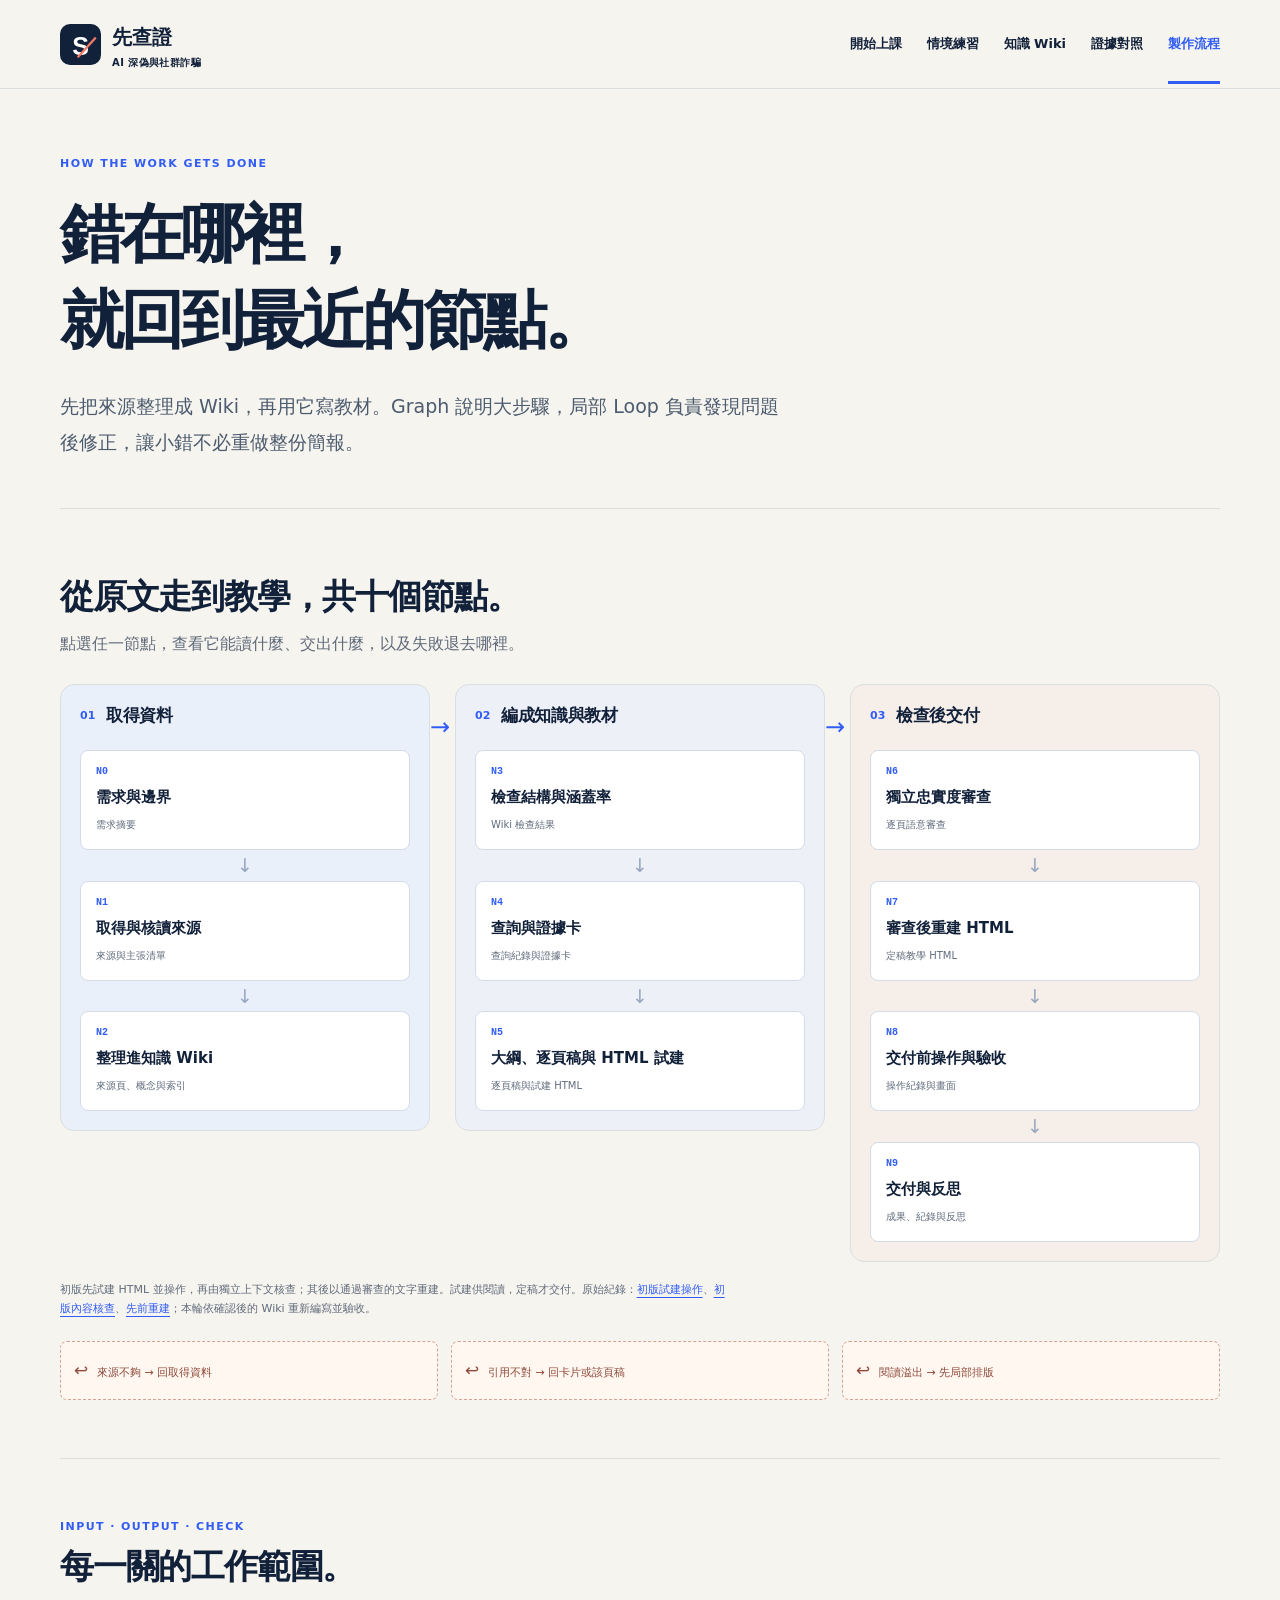
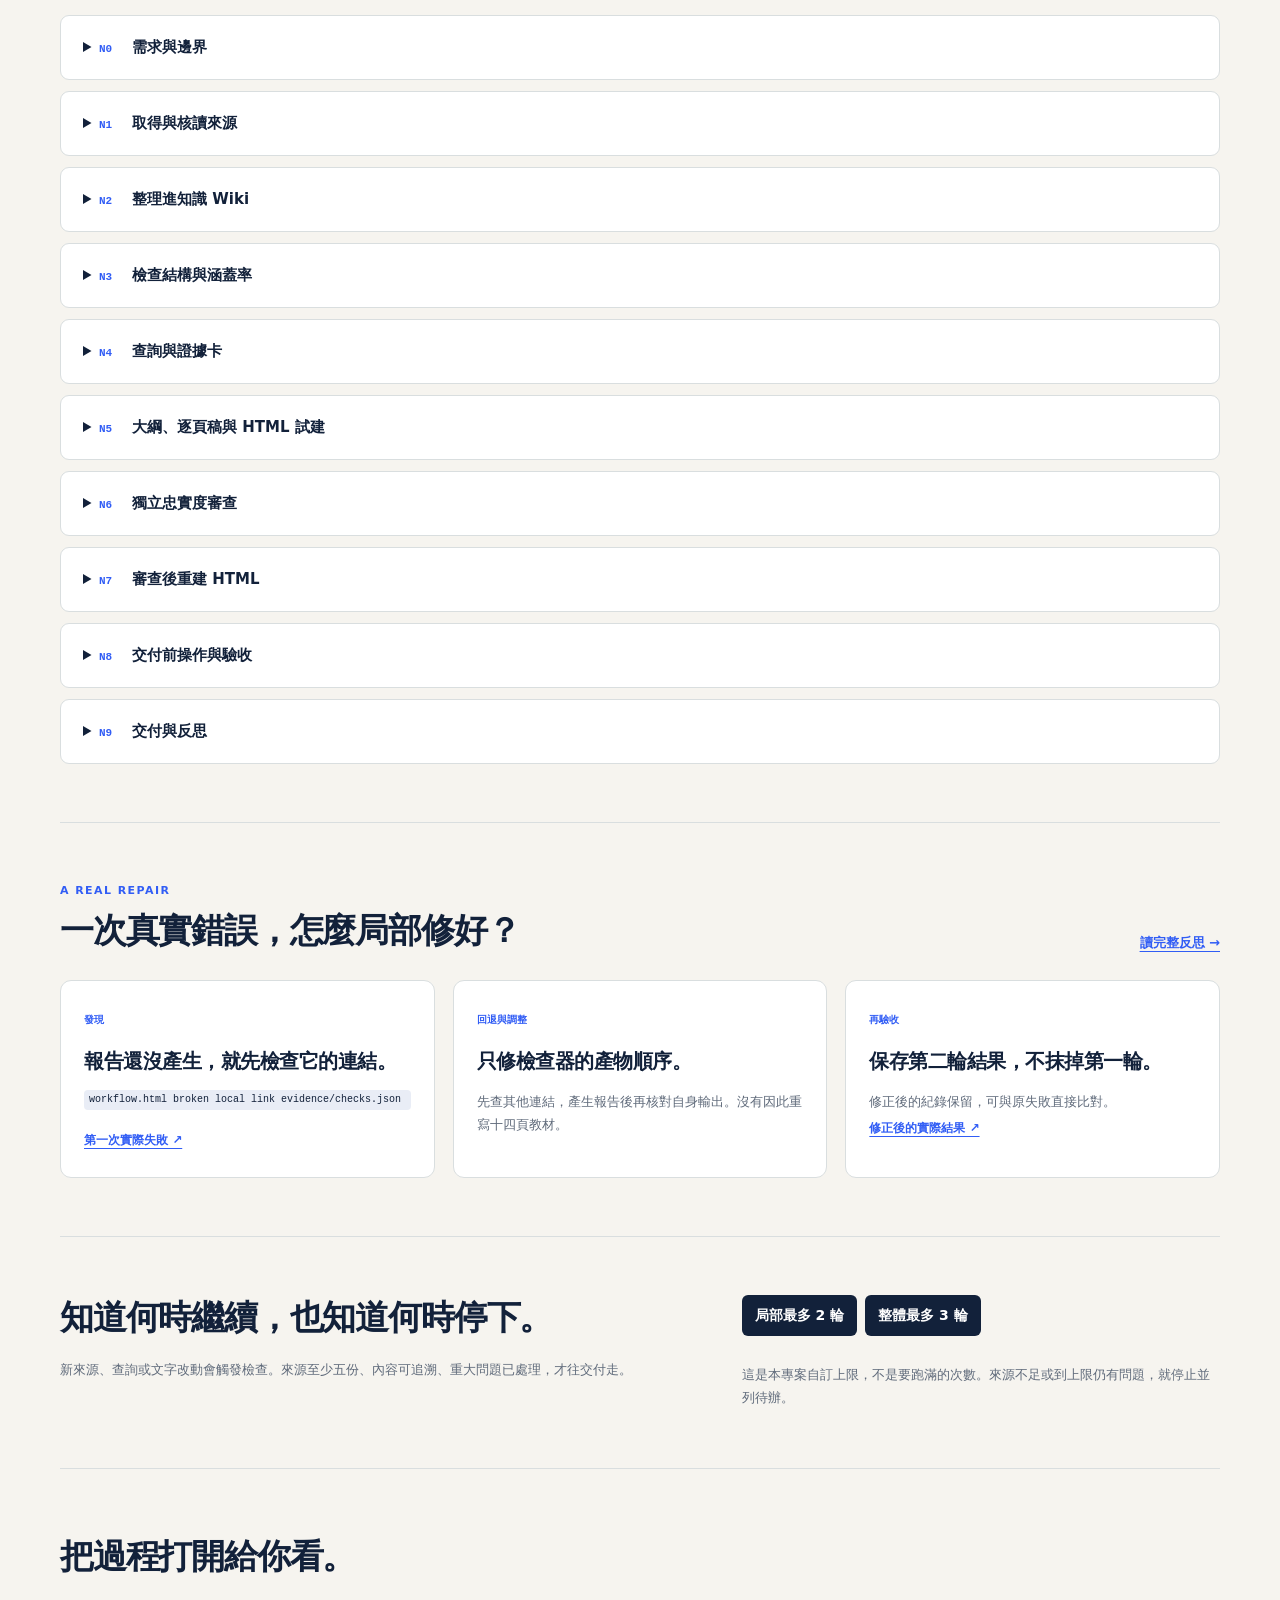
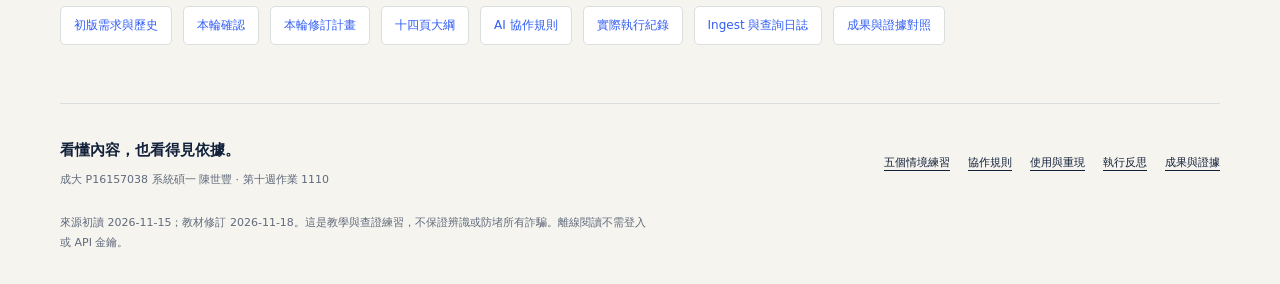
<file: workflow.html>
<!doctype html><html lang="zh-Hant"><head><meta charset="utf-8"><meta name="viewport" content="width=device-width,initial-scale=1"><meta name="description" content="給在臺灣生活的初學者：透過教學簡報、知識 Wiki 與逐頁證據，認識 AI 深偽和社群詐騙。"><title>製作流程與局部回退｜AI 深偽與社群詐騙</title><style>:root{--ink:#12213a;--paper:#f6f4ef;--blue:#315df5;--coral:#ee7968;--muted:#606b7b;--line:#d9dedf;--pale:#eaf0ff;--white:#fff;--radius:18px}
*{box-sizing:border-box}html{scroll-behavior:smooth;scroll-padding-top:110px}body{margin:0;background:var(--paper);color:var(--ink);font:16px/1.8 "Noto Sans TC","Microsoft JhengHei",system-ui,sans-serif}a{color:var(--blue);text-underline-offset:4px;overflow-wrap:anywhere}button,input,select{font:inherit}button,a,input,select,summary{touch-action:manipulation}a:focus-visible,button:focus-visible,input:focus-visible,select:focus-visible,summary:focus-visible{outline:3px solid var(--coral);outline-offset:4px}button,summary{cursor:pointer}img{max-width:100%;height:auto}h1,h2,h3,p{margin:0}h1,h2,h3{line-height:1.35}h1{font-size:clamp(38px,5vw,66px);letter-spacing:-.055em;font-weight:850}h2{font-size:clamp(26px,3vw,34px);letter-spacing:-.035em}h3{font-size:21px;letter-spacing:-.025em}p+p{margin-top:14px}code{background:#e9edf6;padding:2px 5px;border-radius:4px;font:13px/1.6 Consolas,monospace;overflow-wrap:anywhere}ul,ol{padding-left:24px}li+li{margin-top:8px}section,article,aside,div{min-width:0}[hidden]{display:none!important}.wrap{width:calc(100% - 56px);max-width:1160px;margin-inline:auto}.section{padding-block:58px;border-top:1px solid var(--line)}.section-heading{display:flex;justify-content:space-between;align-items:end;gap:28px;margin-bottom:26px}.section-heading>p{max-width:34ch;color:var(--muted);font-size:14px}.section-heading h2{margin-top:7px}.section-heading>div>p:not(.eyebrow){margin-top:10px;color:var(--muted)}.eyebrow,.tiny-label,.entry-index{font-size:11px;letter-spacing:.13em;font-weight:800}.eyebrow{color:var(--blue)}.lead{font-size:19px;line-height:1.9;max-width:66ch;color:#4c5b6e;margin-top:24px}.muted,.meta{color:var(--muted);font-size:13px}.type-label{font-size:11px;letter-spacing:.07em;font-weight:800;color:var(--blue)}.small-label{font-size:12px;color:var(--muted)}.skip-link{position:fixed;left:16px;top:10px;transform:translateY(-180%);z-index:100;background:var(--ink);color:white;padding:10px 18px;border-radius:7px}.skip-link:focus{transform:translateY(0)}
.site-header{border-bottom:1px solid var(--line);background:rgba(246,244,239,.97);position:sticky;top:0;z-index:20}.header-inner{max-width:1160px;width:calc(100% - 56px);min-height:88px;margin:auto;display:flex;align-items:center;justify-content:space-between;gap:25px}.brand{display:flex;align-items:center;gap:11px;color:var(--ink);text-decoration:none;font-size:20px;font-weight:850;white-space:nowrap}.brand small{display:block;font-size:10px;line-height:1.5;font-weight:600;letter-spacing:.04em}.brand-symbol{display:grid;place-items:center;width:41px;height:41px;background:var(--ink);border-radius:10px;color:white;font-family:Arial,sans-serif;font-size:25px;position:relative}.brand-symbol>span{position:absolute;color:var(--coral);right:2px;bottom:-3px;font-size:23px}.header-inner nav{display:flex;align-items:center;gap:25px}.header-inner nav a{color:var(--ink);font-size:13px;text-decoration:none;font-weight:700;padding-block:28px}.header-inner nav a:hover,.header-inner nav a[aria-current]{color:var(--blue)}.header-inner nav a[aria-current]{box-shadow:inset 0 -3px var(--blue)}.button{display:inline-flex;align-items:center;justify-content:center;padding:13px 21px;border:1px solid var(--ink);border-radius:8px;text-decoration:none;color:var(--ink);font-size:14px;font-weight:800;min-height:48px}.button:hover{background:var(--ink);color:white}.button-primary{background:var(--blue);border-color:var(--blue);color:white}.button-primary:hover{background:#2146ca;border-color:#2146ca}.button-small{padding:9px 15px;min-height:41px}.text-link,.subtle-link{font-weight:700;font-size:13px}.subtle-link{font-size:12px}.actions{display:flex;flex-wrap:wrap;gap:22px;align-items:center;margin-block:28px 19px}.status-dot{display:inline-block;width:7px;height:7px;background:var(--coral);border-radius:50%;margin-right:8px}
.home-hero{display:grid;grid-template-columns:1.08fr .92fr;align-items:center;gap:66px;padding-block:72px 70px}.hero-copy h1{margin-block:23px}.hero-copy h1>span{color:var(--blue)}.hero-lead{font-size:18px;color:#4c5b6e;max-width:32ch}.hero-note{font-size:12px;color:var(--muted)}.signal-demo{background:var(--ink);color:white;border-radius:24px;padding:25px;box-shadow:0 22px 45px #12213a1a;border:1px solid #12213a;position:relative}.demo-top{display:flex;align-items:center;justify-content:space-between;gap:12px;color:#c4cfe4;padding-bottom:22px;border-bottom:1px solid #ffffff24}.demo-chip{background:#ffffff12;border:1px solid #ffffff30;color:#f5c5b9;border-radius:30px;padding:2px 10px;font-size:11px}.contact-row{display:flex;align-items:center;gap:12px;padding-block:22px}.avatar{display:grid;place-items:center;background:#f4baaa;width:42px;height:42px;border-radius:50%;color:var(--ink);font-weight:900}.contact-row b{font-size:15px}.contact-row div>span{display:block;font-size:11px;color:#b8c5dc}.voice-mark{margin-left:auto;color:#91a8ff;font-size:24px}.voice-bubble{background:#213451;border:1px solid #ffffff16;border-radius:0 16px 16px;padding:21px}.voice-bubble p{font-size:17px;font-weight:600;line-height:1.9}.wave{display:flex;align-items:center;gap:5px;min-height:51px;margin-bottom:15px}.wave i{display:block;width:4px;height:var(--bar);background:#8da8ff;border-radius:4px}.signal-flags{display:flex;gap:8px;flex-wrap:wrap;margin-top:15px}.signal-flags span{background:#ee796819;color:#ffb9ab;font-size:10px;padding:3px 8px;border-radius:4px}.demo-answer{display:flex;align-items:flex-start;gap:13px;background:#ffffff0b;border-top:1px solid #ffffff20;margin-top:24px;padding:19px 0 0}.demo-answer>span{display:grid;place-items:center;background:var(--blue);font-size:20px;width:32px;height:32px;border-radius:50%;flex-shrink:0}.demo-answer p{font-size:12px;color:#bfcce0}.demo-answer b{display:block;color:white;font-size:14px;margin-bottom:4px}.demo-caption{font-size:10px;color:#9baecb;margin-top:20px}.learning-route{padding-block:44px 52px;border-top:1px solid var(--line)}.entry-grid{display:grid;grid-template-columns:repeat(3,1fr);gap:18px}.entry-card{border:1px solid var(--line);border-radius:var(--radius);background:var(--white);padding:26px;text-decoration:none;color:var(--ink);transition:transform .18s,border-color .18s}.entry-card:hover{transform:translateY(-4px);border-color:var(--blue)}.entry-index{color:var(--blue)}.entry-card h3{margin-block:23px 12px;font-size:22px}.entry-card p{font-size:14px;color:var(--muted);line-height:1.85}.entry-card>b{display:block;font-size:12px;color:var(--blue);margin-top:27px}.entry-evidence{background:var(--pale);border-color:#becbff}.fact-strip{display:grid;grid-template-columns:repeat(4,1fr);border-block:1px solid var(--line);padding-block:25px}.fact-strip>div{display:flex;gap:15px;align-items:center;padding-inline:20px;border-right:1px solid var(--line)}.fact-strip>div:first-child{padding-left:0}.fact-strip>div:last-child{border:0}.fact-strip b{font-size:36px;letter-spacing:-.06em;color:var(--blue)}.fact-strip span{font-size:12px;max-width:8em;line-height:1.7}.verification-block{padding-block:60px}.verify-grid{display:grid;grid-template-columns:repeat(4,1fr);gap:18px;margin-bottom:20px}.verify-step{border-top:3px solid var(--ink);padding:20px 3px}.verify-step>span{font-size:36px;font-weight:850;color:var(--blue)}.verify-step p{margin-top:12px;font-size:14px}.site-footer{display:grid;grid-template-columns:1fr auto;gap:18px 30px;border-top:1px solid var(--line);padding-block:32px}.site-footer b{font-size:15px}.site-footer p{font-size:11px;color:var(--muted);margin-top:5px}.footer-links{display:flex;gap:18px;align-items:center;flex-wrap:wrap}.footer-links a{font-size:11px;color:var(--ink)}.footer-note{grid-column:1/-1;max-width:85ch}
.page-hero{padding-block:65px 48px}.page-hero h1{margin-top:17px}.page-hero .lead{max-width:60ch}.evidence-hero{display:grid;grid-template-columns:1fr 280px;gap:70px;align-items:center}.evidence-stamp{border:1px solid #b8c7ff;background:var(--pale);border-radius:var(--radius);padding:26px;display:flex;flex-direction:column;gap:15px}.evidence-stamp b{font-size:33px;line-height:1.55;letter-spacing:-.03em}.evidence-stamp>span:last-of-type{font-size:12px;color:var(--muted)}.requirement-grid{display:grid;grid-template-columns:repeat(3,1fr);gap:16px}.requirement-card{display:flex;flex-direction:column;align-items:start;border:1px solid var(--line);border-radius:13px;padding:23px;background:white}.requirement-card h3{margin-top:15px;font-size:19px}.requirement-card p{font-size:13px;color:var(--muted);margin-block:10px 16px}.result-line{font-size:11px;background:#edf2fa;color:#425d82;border-radius:4px;padding:3px 7px;margin-top:auto}.requirement-card>a{margin-top:16px}.trace-section{scroll-margin-top:100px}.trace-control{display:flex;gap:15px;align-items:center;background:var(--ink);border-radius:12px;padding:22px;color:white;margin-bottom:20px}.trace-control label{font-size:13px;font-weight:700;flex-shrink:0}.trace-control select{min-width:0;width:100%;padding:12px;background:white;color:var(--ink);border-radius:6px;border:1px solid #ffffff60;font-size:14px}.trace-control>span{font-size:11px;white-space:nowrap;color:#bac8df}.trace-title{background:white;border:1px solid var(--line);border-radius:13px;padding:25px}.trace-title-top{display:flex;gap:12px;align-items:center;margin-bottom:11px}.trace-title h3{font-size:27px;max-width:36ch}.trace-title>p{font-size:13px;color:var(--muted);margin-top:11px}.trace-links{display:flex;gap:15px;flex-wrap:wrap;margin-top:19px}.trace-path{display:grid;grid-template-columns:repeat(3,1fr);gap:12px;margin-block:14px}.trace-stage{padding:19px;background:#edf0f7;border-radius:9px}.trace-stage>span{font-size:10px;letter-spacing:.09em;color:var(--muted);font-weight:800}.trace-stage>b{display:block;font-size:15px;margin-top:5px}.trace-stage a{display:block;font-size:12px;margin-top:8px}.trace-subtitle{font-size:20px;margin-block:29px 16px}.trace-claims{display:grid;gap:12px}.trace-claim{background:white;border:1px solid var(--line);border-left:3px solid var(--blue);border-radius:0 10px 10px 0;padding:21px}.claim-meta{display:flex;flex-wrap:wrap;gap:12px;align-items:center}.trace-claim p{font-size:15px;line-height:1.9;margin-block:10px}.claim-location{font-size:12px;color:var(--muted)}.source-cite{display:flex;gap:12px;align-items:start;padding-top:13px;border-top:1px solid #e8ebef;margin-top:13px}.source-cite>span{font-size:11px;white-space:nowrap;color:var(--muted)}.source-cite>a{font-size:12px;font-weight:650}.query-list{display:grid;gap:13px}.query-card{border:1px solid var(--line);border-radius:11px;background:white;padding:22px}.query-card h4{font-size:16px;margin:10px 0}.query-card p{font-size:13px;color:#4c5b6e;line-height:1.9}.query-card details{margin-top:15px;font-size:12px}.query-card details p{margin-top:10px;font-size:12px}.query-card .trace-links{margin-top:13px}.id-chip{display:inline-flex;align-items:center;background:var(--pale);color:var(--blue);font:700 11px/1.6 Consolas,monospace;padding:4px 8px;border-radius:5px;text-decoration:none}.check-grid{display:grid;grid-template-columns:repeat(3,1fr);gap:17px}.check-card{display:flex;flex-direction:column;align-items:start;background:white;border:1px solid var(--line);border-radius:12px;padding:24px}.check-card h3{font-size:23px;margin-block:20px 10px}.check-card p{font-size:13px;color:var(--muted);margin-bottom:18px}.check-card time{display:block;font-size:10px;color:var(--muted);margin-top:auto;margin-bottom:10px}.record-boundary{font-size:11px;color:var(--muted);margin-top:18px;max-width:95ch}.record-details{margin-top:25px;border:1px solid var(--line);border-radius:8px;background:white}.record-details summary{padding:17px 20px;font-size:13px;font-weight:700}.table-wrap{overflow-x:auto}table{width:100%;border-collapse:collapse;font-size:12px}th,td{text-align:left;vertical-align:top;padding:14px 17px;border-top:1px solid var(--line);overflow-wrap:anywhere}th{background:#eef1f8}.test-status{font-size:10px;font-weight:800;border-radius:5px;padding:4px 8px;white-space:nowrap}.test-status.pass{background:#e7f1e9;color:#296845}.test-status.fail{background:#fde6e1;color:#9d4133}.proof-grid{display:grid;grid-template-columns:repeat(2,1fr);gap:21px}.proof-card{margin:0;background:white;border:1px solid var(--line);border-radius:12px;overflow:hidden}.proof-title{padding:18px 21px;display:flex;align-items:center;gap:12px}.proof-title>span{font-size:11px;font-weight:800;color:var(--blue)}.proof-title h3{font-size:17px}.proof-image-link{display:block;background:#e6ebf5;aspect-ratio:1.8;overflow:hidden}.proof-image-link img{display:block;width:100%;height:100%;object-fit:contain}.proof-card figcaption{padding:17px 21px;border-top:1px solid var(--line)}.proof-card figcaption b{font-size:12px}.proof-card figcaption p{font-size:10px;color:var(--muted);margin-top:8px}.proof-placeholder{display:grid;place-content:center;text-align:center;background:#edf1f8;aspect-ratio:1.8;padding:20px}.proof-placeholder span{font-size:30px;color:var(--blue)}.proof-placeholder p{font-size:12px;color:var(--muted)}.provenance-note>p{font-size:14px;color:var(--muted);margin-top:18px;max-width:90ch}.link-row{display:flex;gap:11px;flex-wrap:wrap;margin-top:25px}.link-row a{padding:8px 13px;background:white;border:1px solid var(--line);border-radius:5px;font-size:12px;text-decoration:none}
.wiki-intro{padding-block:42px 31px;display:flex;align-items:center;justify-content:space-between;gap:35px}.page-heading{font-size:34px;font-weight:850;letter-spacing:-.035em;line-height:1.4;margin-top:12px}.intro-copy{font-size:14px;color:var(--muted);max-width:63ch;margin-top:12px}.inline-callout{flex-shrink:0;padding:18px 20px;background:var(--pale);border-radius:9px;text-decoration:none;font-size:11px}.inline-callout>b{display:block;font-size:13px;margin-top:6px}.wiki-layout{display:grid;grid-template-columns:270px minmax(0,1fr);gap:26px;align-items:start;padding-bottom:50px}.wiki-sidebar{position:sticky;top:110px;background:white;border:1px solid var(--line);border-radius:13px;overflow:hidden}.sidebar-top{padding:20px 18px;border-bottom:1px solid var(--line)}.sidebar-top label{display:block;font-size:13px;font-weight:800;margin-bottom:10px}.search-box{display:flex;align-items:center;gap:7px;border:1px solid #b8c3d3;border-radius:6px;padding:7px 10px}.search-box>span{font-size:23px;line-height:1;color:var(--muted)}.search-box input{width:100%;min-width:0;border:0;background:transparent;font-size:12px;padding:4px;outline-offset:3px}.sidebar-top .meta{margin-top:9px;font-size:10px}#wiki-list{max-height:50vh;overflow:auto;padding:13px 12px}.nav-group-title{margin:9px 8px 5px;color:var(--muted);font-size:10px;font-weight:800;letter-spacing:.06em}.wiki-nav-link{display:block;padding:9px 9px;border-radius:6px;text-decoration:none;color:var(--ink);font-size:12px;line-height:1.65}.wiki-nav-link[aria-current]{color:var(--blue);background:var(--pale);font-weight:750}.wiki-nav-link:hover{background:#f0f3fa}.wiki-nav-link>span{display:block;font-size:9px;color:var(--muted);font-family:Consolas,monospace;margin-bottom:3px}.sidebar-footer{padding:15px 18px;background:#f7f8fb;border-top:1px solid var(--line)}.sidebar-footer a{font-size:10px;margin-right:12px}.sidebar-footer p{font-size:10px;color:var(--muted);margin-top:10px}.wiki-article{background:white;border:1px solid var(--line);padding:32px 35px;border-radius:13px;overflow-wrap:anywhere}.article-tools{display:flex;gap:15px;align-items:center;flex-wrap:wrap;padding-bottom:22px;border-bottom:1px solid var(--line);margin-bottom:26px}.article-tools .muted{font-size:10px}.article-tools>a{margin-left:auto;font-size:10px}.document h1{font-size:33px;line-height:1.5;letter-spacing:-.035em;margin-bottom:24px}.document h2{font-size:22px;margin-block:31px 15px}.document h3{font-size:18px;margin-block:25px 12px}.document p,.document li{font-size:14px;line-height:1.95}.document>p:first-of-type{font-size:11px;color:var(--muted)}.document>p+p{margin-top:14px}.document a{font-weight:600}.source-profile{margin-top:30px;padding:22px;background:#f2f5fb;border-radius:9px}.profile-row{display:grid;grid-template-columns:80px 1fr;gap:14px;margin-bottom:13px}.profile-row>span{font-size:11px;color:var(--muted)}.profile-row>b,.profile-row>p{font-size:12px;font-weight:500}.source-actions{display:flex;gap:17px;flex-wrap:wrap;align-items:center;margin-top:20px}.boundary{margin-top:27px;border-left:3px solid var(--coral);padding:19px 22px;background:#fff4ef}.boundary h2{font-size:18px;margin-top:6px}.boundary li{font-size:12px;line-height:1.9}.claim-section{margin-top:35px;border-top:1px solid var(--line);padding-top:28px}.claim-section h2{font-size:22px}.chip-row{display:flex;gap:6px;flex-wrap:wrap}.claim-list{list-style:none;margin:22px 0 0;padding:0}.claim-item{padding:19px 0;border-top:1px solid #e7ebf0;scroll-margin-top:118px}.claim-item>div{display:flex;gap:13px;align-items:center;flex-wrap:wrap}.claim-item p{font-size:13px;margin-block:10px}.claim-item.is-highlighted{background:#fff2e8;outline:2px solid var(--coral);border-radius:7px;padding:16px}.related-section{margin-top:27px;border-top:1px solid var(--line);padding-top:25px}.related-section h2{font-size:20px;margin-bottom:17px}.related-link{display:block;margin-top:10px;font-size:13px}
.graph-board{display:grid;grid-template-columns:repeat(3,1fr);gap:25px;align-items:start}.graph-phase{position:relative;border:1px solid var(--line);border-radius:14px;background:#eaf0fa;padding:19px}.graph-phase:nth-child(2){background:#eef0f8}.graph-phase:nth-child(3){background:#f5eee9}.graph-phase>header{display:flex;gap:11px;align-items:center;margin-bottom:23px}.graph-phase>header>span{font-size:11px;color:var(--blue);font-weight:800}.graph-phase h3{font-size:17px}.graph-phase:not(:last-child)::after{content:'→';position:absolute;right:-21px;top:21px;color:var(--blue);font-size:24px;z-index:1}.graph-node{display:flex;flex-direction:column;align-items:start;background:white;border:1px solid #d5dce9;border-radius:8px;padding:15px;text-decoration:none;color:var(--ink)}.graph-node:hover{border-color:var(--blue)}.graph-node>span{font:700 10px Consolas,monospace;color:var(--blue)}.graph-node>b{font-size:15px;margin-top:7px}.graph-node>small{font-size:10px;color:var(--muted);margin-top:5px}.graph-arrow{display:block;text-align:center;color:#97a7c0;font-size:19px;line-height:1.6}.return-lanes{display:grid;grid-template-columns:repeat(3,1fr);gap:13px;margin-top:22px}.return-lanes>a{font-size:11px;padding:13px;border:1px dashed #d2a294;color:#8e4a3b;border-radius:7px;text-decoration:none;background:#fff7f0}.return-lanes span{font-size:17px;margin-right:5px}.node-list{display:grid;gap:11px}.node-detail{border:1px solid var(--line);background:white;border-radius:9px;scroll-margin-top:110px}.node-detail>summary{padding:18px 22px;font-size:15px;font-weight:700}.node-detail>summary>span{display:inline-block;color:var(--blue);font:700 11px Consolas,monospace;margin-right:20px}.node-content{padding:0 24px 24px}.node-content dl{margin:0}.node-content dl>div{display:grid;grid-template-columns:100px 1fr;gap:15px;border-top:1px solid #e7ebf1;padding-block:12px}.node-content dt{font-size:11px;color:var(--muted)}.node-content dd{margin:0;font-size:13px}.process-pending{margin-top:15px;font-size:11px;background:#fff3e8;padding:14px;border-radius:6px}.repair-grid{display:grid;grid-template-columns:repeat(3,1fr);gap:18px}.repair-grid>article{background:white;border:1px solid var(--line);border-radius:11px;padding:23px}.repair-grid>article>span{font-size:10px;font-weight:800;color:var(--blue)}.repair-grid h3{font-size:20px;margin-block:15px}.repair-grid code{display:block;font-size:10px;margin-block:15px}.repair-grid p{font-size:13px;color:var(--muted)}.stop-rules{display:grid;grid-template-columns:1.3fr 1fr;gap:60px}.stop-rules p{font-size:13px;color:var(--muted);margin-top:17px}.stop-rules b{display:inline-block;background:var(--ink);color:white;border-radius:6px;padding:8px 13px;font-size:14px;margin:0 8px 10px 0}
@media(max-width:950px){.home-hero{gap:32px}.hero-copy h1{font-size:49px}.header-inner nav{gap:17px}.fact-strip>div{padding-inline:13px;gap:10px}.wiki-layout{grid-template-columns:230px 1fr;gap:18px}.wiki-article{padding:26px}.trace-path{gap:8px}.trace-stage{padding:15px}.evidence-hero{gap:35px;grid-template-columns:1fr 235px}.check-grid{gap:12px}.check-card{padding:19px}.entry-card{padding:22px}.return-lanes{grid-template-columns:1fr}.stop-rules{gap:30px}}
@media(max-width:720px){html{scroll-padding-top:124px}.wrap,.header-inner{width:calc(100% - 36px)}.header-inner{min-height:110px;align-items:start;flex-direction:column;gap:8px;padding-top:15px}.brand{font-size:17px}.brand-symbol{width:33px;height:33px;font-size:20px}.brand small{font-size:8px}.header-inner nav{width:100%;justify-content:space-between;gap:10px}.header-inner nav a{font-size:11px;padding-block:8px 12px}.home-hero{grid-template-columns:1fr;padding-block:36px 42px;gap:31px}.hero-copy h1{font-size:43px;letter-spacing:-.06em;line-height:1.3;margin-block:18px}.hero-lead{font-size:16px;max-width:34ch}.hero-note{font-size:10px}.actions{gap:16px;margin-top:23px}.button{font-size:12px;padding:12px 15px}.text-link{font-size:12px}.signal-demo{padding:21px;border-radius:18px}.demo-top{padding-bottom:17px}.contact-row{padding-block:17px}.voice-bubble{padding:17px}.voice-bubble p{font-size:16px}.wave{gap:5px}.wave i{width:4px}.section,.learning-route,.verification-block{padding-block:35px}.section-heading{display:block;margin-bottom:21px}.section-heading>p{margin-top:12px;max-width:40ch}.section-heading>a{display:inline-block;margin-top:14px}.section-heading h2,h2{font-size:26px}.entry-grid,.requirement-grid,.check-grid,.repair-grid,.proof-grid{grid-template-columns:1fr}.entry-card h3{margin-top:15px;font-size:22px}.entry-card>b{margin-top:18px}.fact-strip{grid-template-columns:repeat(2,1fr);gap:17px 0;padding-block:20px}.fact-strip>div{padding-inline:15px}.fact-strip>div:nth-child(2){border-right:0}.fact-strip>div:nth-child(3){padding-left:0}.fact-strip b{font-size:31px}.verify-grid{grid-template-columns:repeat(2,1fr);gap:16px}.verify-step{padding-top:13px}.verify-step>span{font-size:31px}.verify-step p{font-size:12px}.site-footer{grid-template-columns:1fr;padding-block:25px}.footer-links{gap:16px}.footer-note{grid-column:auto}.page-hero{padding-block:35px}.page-hero h1{font-size:41px}.lead{font-size:16px;margin-top:20px}.evidence-hero{grid-template-columns:1fr;gap:25px}.evidence-stamp{padding:21px;gap:10px}.evidence-stamp b{font-size:27px}.evidence-stamp b br{display:none}.requirement-card{padding:22px}.trace-control{display:block;padding:18px}.trace-control label{display:block;margin-bottom:12px}.trace-control select{display:block;font-size:12px;width:100%}.trace-control>span{display:block;margin-top:9px}.trace-title{padding:21px}.trace-title h3{font-size:24px}.trace-path{grid-template-columns:1fr}.trace-stage{padding:17px}.trace-claim{padding:18px}.trace-claim p{font-size:14px}.source-cite{display:block}.source-cite>a{display:block;margin-top:6px}.query-card{padding:19px}.check-card h3{font-size:24px}.check-card time{margin-top:10px}.record-details summary{font-size:12px;padding:16px}.proof-title{padding:17px}.proof-image-link{aspect-ratio:1.5}.provenance-note>p{font-size:13px}.wiki-intro{display:block;padding-block:29px}.page-heading{font-size:29px}.intro-copy{font-size:13px}.inline-callout{display:block;margin-top:18px;padding:14px 16px}.inline-callout>b{display:inline;margin-left:13px}.wiki-layout{grid-template-columns:1fr;gap:21px}.wiki-sidebar{position:static}.sidebar-top{padding:16px}.sidebar-top .meta{margin-top:6px}#wiki-list{max-height:200px;padding:8px 10px}.wiki-nav-link{padding:8px 9px}.sidebar-footer{padding:12px 16px}.sidebar-footer p{margin-top:6px}.wiki-article{padding:23px 20px}.article-tools{gap:11px;margin-bottom:22px;padding-bottom:18px}.article-tools>a{margin-left:0}.document h1{font-size:29px}.document h2{font-size:22px}.document p,.document li{font-size:14px}.source-profile{padding:18px}.profile-row{grid-template-columns:67px 1fr;gap:10px}.boundary{padding:17px}.claim-item>div{gap:9px}.graph-board{grid-template-columns:1fr;gap:28px}.graph-phase:not(:last-child)::after{content:'↓';right:50%;top:auto;bottom:-31px}.graph-phase{padding:19px}.return-lanes{margin-top:20px}.node-detail>summary{padding:17px;font-size:14px}.node-detail>summary>span{margin-right:13px}.node-content{padding:0 18px 20px}.node-content dl>div{grid-template-columns:77px 1fr;gap:9px}.node-content dd{font-size:12px}.stop-rules{grid-template-columns:1fr;gap:20px}th,td{padding:12px 10px;font-size:11px}}
@media(prefers-reduced-motion:reduce){html{scroll-behavior:auto}*{transition:none!important}}@media print{.site-header,.skip-link,.wiki-sidebar,.actions{display:none}.wrap{width:100%;max-width:none}.wiki-layout{display:block}.wiki-article{border:0;padding:0}.section{break-inside:avoid;padding-block:20px}.site-footer{margin-top:20px}.proof-card{break-inside:avoid}body{background:white}}
</style></head><body class="portal-page"><a class="skip-link" href="#main">跳至主要內容</a><header class="site-header"><div class="header-inner"><a class="brand" href="index.html"><span class="brand-symbol" aria-hidden="true">S<span>／</span></span><span>先查證<small>AI 深偽與社群詐騙</small></span></a><nav aria-label="主要導覽"><a href="deck.html">開始上課</a><a href="practice.html">情境練習</a><a href="wiki.html">知識 Wiki</a><a href="evidence.html">證據對照</a><a href="workflow.html" aria-current="page">製作流程</a></nav></div></header><main id="main"><section class="wrap page-hero"><p class="eyebrow">HOW THE WORK GETS DONE</p><h1>錯在哪裡，<br>就回到最近的節點。</h1><p class="lead">先把來源整理成 Wiki，再用它寫教材。Graph 說明大步驟，局部 Loop 負責發現問題後修正，讓小錯不必重做整份簡報。</p></section><section class="wrap section graph-section"><div class="section-heading"><div><h2>從原文走到教學，共十個節點。</h2><p>點選任一節點，查看它能讀什麼、交出什麼，以及失敗退去哪裡。</p></div></div><div class="graph-board"><section class="graph-phase"><header><span>01</span><h3>取得資料</h3></header><div><a href="#detail-N0" class="graph-node"><span>N0</span><b>需求與邊界</b><small>需求摘要</small></a><span class="graph-arrow" aria-hidden="true">↓</span><a href="#detail-N1" class="graph-node"><span>N1</span><b>取得與核讀來源</b><small>來源與主張清單</small></a><span class="graph-arrow" aria-hidden="true">↓</span><a href="#detail-N2" class="graph-node"><span>N2</span><b>整理進知識 Wiki</b><small>來源頁、概念與索引</small></a></div></section><section class="graph-phase"><header><span>02</span><h3>編成知識與教材</h3></header><div><a href="#detail-N3" class="graph-node"><span>N3</span><b>檢查結構與涵蓋率</b><small>Wiki 檢查結果</small></a><span class="graph-arrow" aria-hidden="true">↓</span><a href="#detail-N4" class="graph-node"><span>N4</span><b>查詢與證據卡</b><small>查詢紀錄與證據卡</small></a><span class="graph-arrow" aria-hidden="true">↓</span><a href="#detail-N5" class="graph-node"><span>N5</span><b>大綱、逐頁稿與 HTML 試建</b><small>逐頁稿與試建 HTML</small></a></div></section><section class="graph-phase"><header><span>03</span><h3>檢查後交付</h3></header><div><a href="#detail-N6" class="graph-node"><span>N6</span><b>獨立忠實度審查</b><small>逐頁語意審查</small></a><span class="graph-arrow" aria-hidden="true">↓</span><a href="#detail-N7" class="graph-node"><span>N7</span><b>審查後重建 HTML</b><small>定稿教學 HTML</small></a><span class="graph-arrow" aria-hidden="true">↓</span><a href="#detail-N8" class="graph-node"><span>N8</span><b>交付前操作與驗收</b><small>操作紀錄與畫面</small></a><span class="graph-arrow" aria-hidden="true">↓</span><a href="#detail-N9" class="graph-node"><span>N9</span><b>交付與反思</b><small>成果、紀錄與反思</small></a></div></section></div><p class="record-boundary">初版先試建 HTML 並操作，再由獨立上下文核查；其後以通過審查的文字重建。試建供閱讀，定稿才交付。原始紀錄：<a href="evidence/browser-local.json" class="">初版試建操作</a>、<a href="evidence/independent-review-20261115.json" class="">初版內容核查</a>、<a href="evidence/workflow-run-20261116.json" class="">先前重建</a>；本輪依確認後的 Wiki 重新編寫並驗收。</p><div class="return-lanes"><a href="#detail-N1"><span>↩</span> 來源不夠 → 回取得資料</a><a href="#detail-N4"><span>↩</span> 引用不對 → 回卡片或該頁稿</a><a href="#detail-N7"><span>↩</span> 閱讀溢出 → 先局部排版</a></div></section><section class="wrap section"><div class="section-heading"><div><p class="eyebrow">INPUT · OUTPUT · CHECK</p><h2>每一關的工作範圍。</h2></div></div><div class="node-list"><details class="node-detail" id="detail-N0"><summary><span>N0</span>需求與邊界</summary><div class="node-content"><dl><div><dt>讀取什麼</dt><dd>使用者目標、讀者與資料</dd></div><div><dt>交出什麼</dt><dd><a href="planning/discussion.md" class="">需求摘要 ↗</a></dd></div><div><dt>完成前檢查</dt><dd>先記錄讀者、語言、來源標準與成果範圍。</dd></div><div><dt>失敗退回</dt><dd>改範圍只重跑受影響節點。</dd></div></dl><p class="process-pending">本輪先確認五項修訂與14頁、5題範圍，再更新 Wiki 及教材。初版暫定歷史與本輪確認分別保存。</p></div></details><details class="node-detail" id="detail-N1"><summary><span>N1</span>取得與核讀來源</summary><div class="node-content"><dl><div><dt>讀取什麼</dt><dd>官方原文、日期與讀取結果</dd></div><div><dt>交出什麼</dt><dd><a href="raw/manifest.json" class="">來源與主張清單 ↗</a></dd></div><div><dt>完成前檢查</dt><dd>至少五份不同資料；區分正文可讀與全文快取。</dd></div><div><dt>失敗退回</dt><dd>無法核實，回到該份來源。</dd></div></dl></div></details><details class="node-detail" id="detail-N2"><summary><span>N2</span>整理進知識 Wiki</summary><div class="node-content"><dl><div><dt>讀取什麼</dt><dd>已核讀來源與封存節錄</dd></div><div><dt>交出什麼</dt><dd><a href="wiki/index.md" class="">來源頁、概念與索引 ↗</a></dd></div><div><dt>完成前檢查</dt><dd>原始節錄不可覆寫；主張保留位置、限制與相關頁。</dd></div><div><dt>失敗退回</dt><dd>範圍判讀錯，只修對應知識頁。</dd></div></dl></div></details><details class="node-detail" id="detail-N3"><summary><span>N3</span>檢查結構與涵蓋率</summary><div class="node-content"><dl><div><dt>讀取什麼</dt><dd>Wiki、來源 ID 與 hash</dd></div><div><dt>交出什麼</dt><dd><a href="evidence/wiki-lint.json" class="">Wiki 檢查結果 ↗</a></dd></div><div><dt>完成前檢查</dt><dd>查來源數、連結、編號與原始內容完整性。</dd></div><div><dt>失敗退回</dt><dd>結構錯回該頁；知識不足回來源。</dd></div></dl></div></details><details class="node-detail" id="detail-N4"><summary><span>N4</span>查詢與證據卡</summary><div class="node-content"><dl><div><dt>讀取什麼</dt><dd>先看索引，再讀命中段落</dd></div><div><dt>交出什麼</dt><dd><a href="queries/Q02.json" class="">查詢紀錄與證據卡 ↗</a></dd></div><div><dt>完成前檢查</dt><dd>只用命中 Wiki，不憑記憶補外部主張。</dd></div><div><dt>失敗退回</dt><dd>證據不足先補檢索，不直接寫投影片。</dd></div></dl></div></details><details class="node-detail" id="detail-N5"><summary><span>N5</span>大綱、逐頁稿與 HTML 試建</summary><div class="node-content"><dl><div><dt>讀取什麼</dt><dd>已確認大綱及對應卡片</dd></div><div><dt>交出什麼</dt><dd><a href="teaching/outline.md" class="">逐頁稿與試建 HTML ↗</a></dd></div><div><dt>完成前檢查</dt><dd>每頁一個重點並保留引用；試建供操作與忠實度核查。</dd></div><div><dt>失敗退回</dt><dd>缺子題回檢索；文字太多只退該頁。</dd></div></dl></div></details><details class="node-detail" id="detail-N6"><summary><span>N6</span>獨立忠實度審查</summary><div class="node-content"><dl><div><dt>讀取什麼</dt><dd>逐頁稿、試建 HTML 與來源，由新上下文審閱</dd></div><div><dt>交出什麼</dt><dd><a href="evidence/independent-review.md" class="">逐頁語意審查 ↗</a></dd></div><div><dt>完成前檢查</dt><dd>查數字、地域、年份、適用範圍與題目解釋。</dd></div><div><dt>失敗退回</dt><dd>稿錯退該稿；卡錯退該卡。</dd></div></dl></div></details><details class="node-detail" id="detail-N7"><summary><span>N7</span>審查後重建 HTML</summary><div class="node-content"><dl><div><dt>讀取什麼</dt><dd>通過內容核查的逐頁文字</dd></div><div><dt>交出什麼</dt><dd><a href="deck.html" class="">定稿教學 HTML ↗</a></dd></div><div><dt>完成前檢查</dt><dd>渲染器負責版面，不順手改字或補結論。</dd></div><div><dt>失敗退回</dt><dd>排版錯局部修；內容過長回稿。</dd></div></dl></div></details><details class="node-detail" id="detail-N8"><summary><span>N8</span>交付前操作與驗收</summary><div class="node-content"><dl><div><dt>讀取什麼</dt><dd>HTML、瀏覽器及不同寬度</dd></div><div><dt>交出什麼</dt><dd><a href="evidence/browser-checks.json" class="">操作紀錄與畫面 ↗</a></dd></div><div><dt>完成前檢查</dt><dd>按導覽、作答、開引用、搜尋、列印及手機模擬。</dd></div><div><dt>失敗退回</dt><dd>失敗只修對應功能，再檢查。</dd></div></dl></div></details><details class="node-detail" id="detail-N9"><summary><span>N9</span>交付與反思</summary><div class="node-content"><dl><div><dt>讀取什麼</dt><dd>通過項目、真實問題及待辦</dd></div><div><dt>交出什麼</dt><dd><a href="reflection.md" class="">成果、紀錄與反思 ↗</a></dd></div><div><dt>完成前檢查</dt><dd>達上限、資料不足或重大問題未解就停止並列待辦。</dd></div><div><dt>失敗退回</dt><dd>不補造來源，不把未做檢查稱為通過。</dd></div></dl></div></details></div></section><section class="wrap section"><div class="section-heading"><div><p class="eyebrow">A REAL REPAIR</p><h2>一次真實錯誤，怎麼局部修好？</h2></div><a href="reflection.md" class="text-link">讀完整反思 →</a></div><div class="repair-grid"><article><span>發現</span><h3>報告還沒產生，就先檢查它的連結。</h3><code>workflow.html broken local link evidence/checks.json</code><a href="evidence/checks-round1.json" class="subtle-link">第一次實際失敗 ↗</a></article><article><span>回退與調整</span><h3>只修檢查器的產物順序。</h3><p>先查其他連結，產生報告後再核對自身輸出。沒有因此重寫十四頁教材。</p></article><article><span>再驗收</span><h3>保存第二輪結果，不抹掉第一輪。</h3><p>修正後的紀錄保留，可與原失敗直接比對。</p><a href="evidence/checks-round2.json" class="subtle-link">修正後的實際結果 ↗</a></article></div></section><section class="wrap section stop-rules"><div><h2>知道何時繼續，也知道何時停下。</h2><p>新來源、查詢或文字改動會觸發檢查。來源至少五份、內容可追溯、重大問題已處理，才往交付走。</p></div><div><b>局部最多 2 輪</b><b>整體最多 3 輪</b><p>這是本專案自訂上限，不是要跑滿的次數。來源不足或到上限仍有問題，就停止並列待辦。</p></div></section><section class="wrap section"><div class="section-heading"><h2>把過程打開給你看。</h2></div><div class="link-row"><a href="planning/discussion.md" class="">初版需求與歷史</a><a href="planning/confirmation-20261118.json" class="">本輪確認</a><a href="planning/upgrade-20261118.md" class="">本輪修訂計畫</a><a href="teaching/outline.md" class="">十四頁大綱</a><a href="AGENTS.md" class="">AI 協作規則</a><a href="evidence/workflow-run.json" class="">實際執行紀錄</a><a href="wiki/log.md" class="">Ingest 與查詢日誌</a><a href="evidence.html" class="">成果與證據對照</a></div></section></main><footer class="site-footer wrap"><div><b>看懂內容，也看得見依據。</b><p>成大 P16157038 系統碩一 陳世豐 · 第十週作業 1110</p></div><div class="footer-links"><a href="practice.html" class="">五個情境練習</a><a href="AGENTS.md" class="">協作規則</a><a href="README.md" class="">使用與重現</a><a href="reflection.md" class="">執行反思</a><a href="evidence.html" class="">成果與證據</a></div><p class="footer-note">來源初讀 2026-11-15；教材修訂 2026-11-18。這是教學與查證練習，不保證辨識或防堵所有詐騙。離線閱讀不需登入或 API 金鑰。</p></footer><script>/* Offline portal enhancements. Source and evidence JSON are embedded by the renderer. */
(() => {
  "use strict";
  const byId = (id) => document.getElementById(id);
  const read = (id) => { const n = byId(id); return n ? JSON.parse(n.textContent) : null; };
  const make = (tag, text, cls) => { const n = document.createElement(tag); if (text !== undefined) n.textContent = text; if (cls) n.className = cls; return n; };
  const anchor = (href, text, cls = "subtle-link") => { const n = make("a", text, cls); n.href = href; return n; };
  const wikiHref = (path, claim) => `wiki.html#page=${encodeURIComponent(path)}${claim ? `&claim=${encodeURIComponent(claim)}` : ""}`;
  const params = () => new URLSearchParams(location.hash.slice(1));
  const pages = read("wiki-data");
  if (pages) {
    const search = byId("wiki-search"), list = byId("wiki-list"), article = byId("wiki-article");
    let selected;
    const navigation = () => {
      const value = search.value.normalize("NFKC").toLocaleLowerCase("zh-Hant").trim();
      const matching = pages.filter((p) => [p.id, p.title, p.summary, ...p.sources, ...p.claims.map((c) => `${c.id} ${c.text}`)].join(" ").normalize("NFKC").toLocaleLowerCase("zh-Hant").includes(value));
      list.replaceChildren();
      for (const [kind, label] of [["concept", "六個綜合主題"], ["source", "逐篇官方來源"]]) {
        const group = matching.filter((p) => p.kind === kind);
        if (!group.length) continue;
        list.append(make("p", label, "nav-group-title"));
        for (const p of group) {
          const a = anchor(wikiHref(p.path), undefined, "wiki-nav-link");
          a.append(make("span", p.id), document.createTextNode(p.title));
          if (p.path === selected?.path) a.setAttribute("aria-current", "page");
          list.append(a);
        }
      }
      if (!matching.length) list.append(make("p", "沒有符合的頁面，請改用較短關鍵字。", "meta"));
      byId("wiki-result-count").textContent = `${matching.length} 頁符合，共 ${pages.length} 頁`;
    };
    const show = (shouldScroll = false) => {
      selected = pages.find((p) => p.path === params().get("page")) || pages.find((p) => p.kind === "concept");
      // HTML is compiled from local, escaped source Markdown; no user input enters it.
      article.innerHTML = selected.html;
      document.title = `${selected.title}｜知識 Wiki`;
      navigation();
      const claim = params().get("claim");
      const target = claim ? byId(`claim-${claim}`) : null;
      if (target) { target.classList.add("is-highlighted"); target.scrollIntoView({ block: "center" }); }
      else if (shouldScroll && innerWidth <= 720) article.scrollIntoView({ block: "start" });
    };
    search.addEventListener("input", navigation);
    search.addEventListener("search", navigation);
    addEventListener("hashchange", () => show(true));
    show();
  }

  const trace = read("trace-data");
  if (trace) {
    const select = byId("trace-select"), panel = byId("trace-panel");
    const draw = (id) => {
      const item = trace.find((x) => x.slide === id) || trace.find((x) => x.slide === "s06") || trace[0];
      select.value = item.slide;
      panel.replaceChildren();
      const header = make("div", undefined, "trace-title");
      const top = make("div", undefined, "trace-title-top");
      top.append(make("span", item.slide.toUpperCase(), "id-chip"), make("span", "實際教學頁面", "small-label"));
      header.append(top, make("h3", item.title));
      if (item.lead) header.append(make("p", item.lead));
      const actions = make("div", undefined, "trace-links");
      actions.append(anchor(`deck.html#${item.slide}`, "打開這張投影片 ↗", "button button-small"), anchor(item.draft_path, "逐頁稿原檔 ↗"));
      header.append(actions);
      panel.append(header);

      const path = make("div", undefined, "trace-path");
      const stage1 = make("div", undefined, "trace-stage");
      stage1.append(make("span", "01 / 先讀知識"), make("b", "使用的 Wiki 頁"));
      for (const p of item.pages) stage1.append(anchor(wikiHref(p.path), `${p.id} · ${p.title} ↗`));
      const stage2 = make("div", undefined, "trace-stage");
      stage2.append(make("span", "02 / 查詢與整理"), make("b", "保存的問題與證據卡"));
      for (const q of item.queries) stage2.append(anchor(q.card_path, `${q.id} · ${q.question} ↗`));
      const stage3 = make("div", undefined, "trace-stage");
      stage3.append(make("span", "03 / 寫成教材"), make("b", "引用對應到這一頁"), anchor(`deck.html#${item.slide}`, `${item.slide.toUpperCase()} · 開啟實際 HTML ↗`));
      path.append(stage1, stage2, stage3); panel.append(path);

      panel.append(make("h3", "主張、原文位置與日期", "trace-subtitle"));
      const claims = make("div", undefined, "trace-claims");
      for (const claim of item.claims) {
        const box = make("article", undefined, "trace-claim");
        const meta = make("div", undefined, "claim-meta");
        meta.append(make("span", claim.id, "id-chip"), make("span", `來源日期 ${claim.date}`, "small-label"));
        box.append(meta, make("p", claim.text), make("div", `原文位置：${claim.location || claim.locator || "未另列"}`, "claim-location"));
        const cite = make("div", undefined, "source-cite");
        cite.append(make("span", claim.source_id), anchor(claim.url, `${claim.source_title} ↗`));
        box.append(cite, make("p", claim.issuer, "meta"));
        const links = make("div", undefined, "trace-links");
        links.append(anchor(wikiHref(`sources/${claim.source_id}.md`, claim.id), "Wiki 來源與限制 ↗"), anchor(claim.raw_path, "封存節錄 ↗"));
        box.append(links); claims.append(box);
      }
      panel.append(claims, make("h3", "當時問了什麼，整理出什麼？", "trace-subtitle"));
      const queries = make("div", undefined, "query-list");
      for (const q of item.queries) {
        const box = make("article", undefined, "query-card");
        box.append(make("span", q.id, "id-chip"), make("h4", q.question), make("p", q.answer));
        const details = make("details");
        details.append(make("summary", "查看保存的證據卡摘要"), make("p", q.card_answer));
        const links = make("div", undefined, "trace-links");
        links.append(anchor(q.query_path, `${q.id} 查詢紀錄 ↗`), anchor(q.card_path, `${q.id} 證據卡檔案 ↗`));
        box.append(details, links); queries.append(box);
      }
      panel.append(queries);
      if (item.note) { const n = make("p", item.note, "record-boundary"); panel.append(n); }
    };
    select.addEventListener("change", () => { history.replaceState(null, "", `#slide=${select.value}`); draw(select.value); });
    addEventListener("hashchange", () => { const id = params().get("slide"); if (id) draw(id); });
    draw(params().get("slide") || select.value);
  }

  const revealNode = () => {
    if (!location.hash.startsWith("#detail-")) return;
    const node = byId(location.hash.slice(1));
    if (node?.tagName === "DETAILS") node.open = true;
  };
  addEventListener("hashchange", revealNode);
  revealNode();
})();
</script></body></html>
</file>
